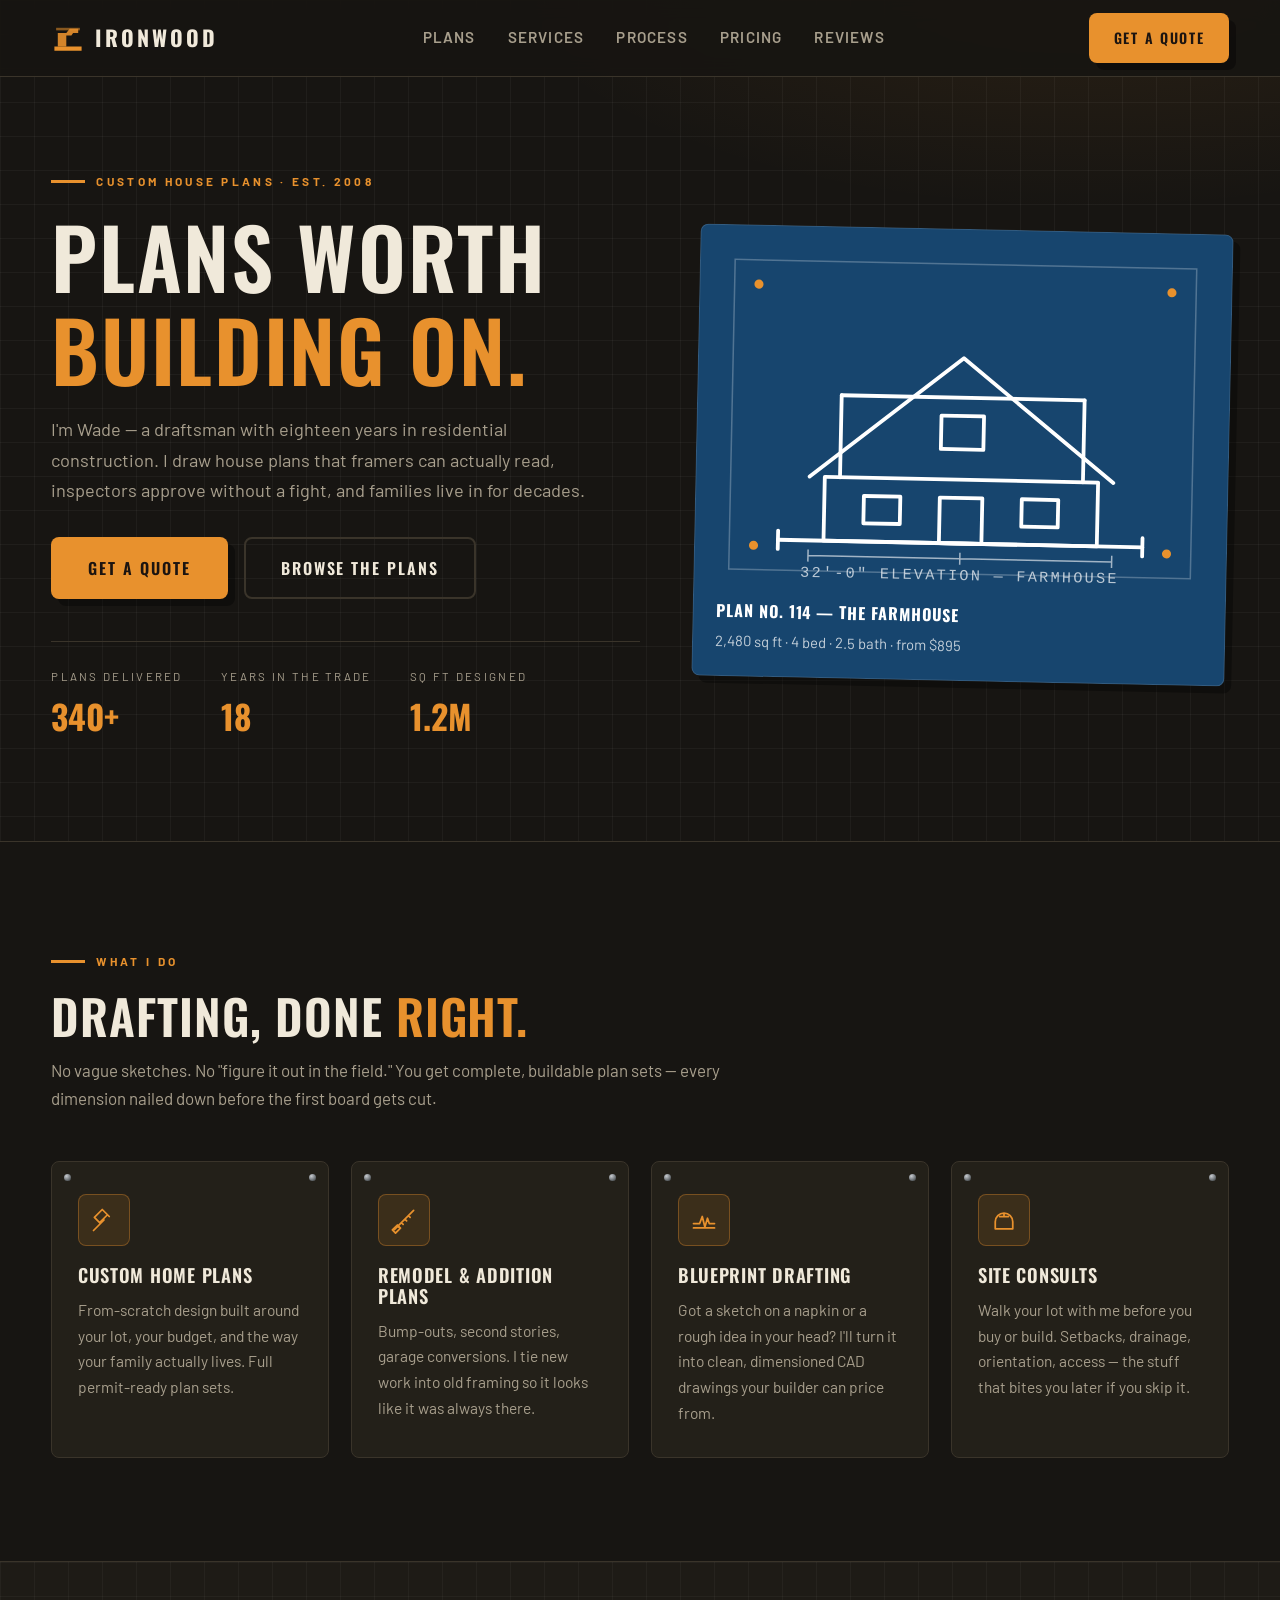
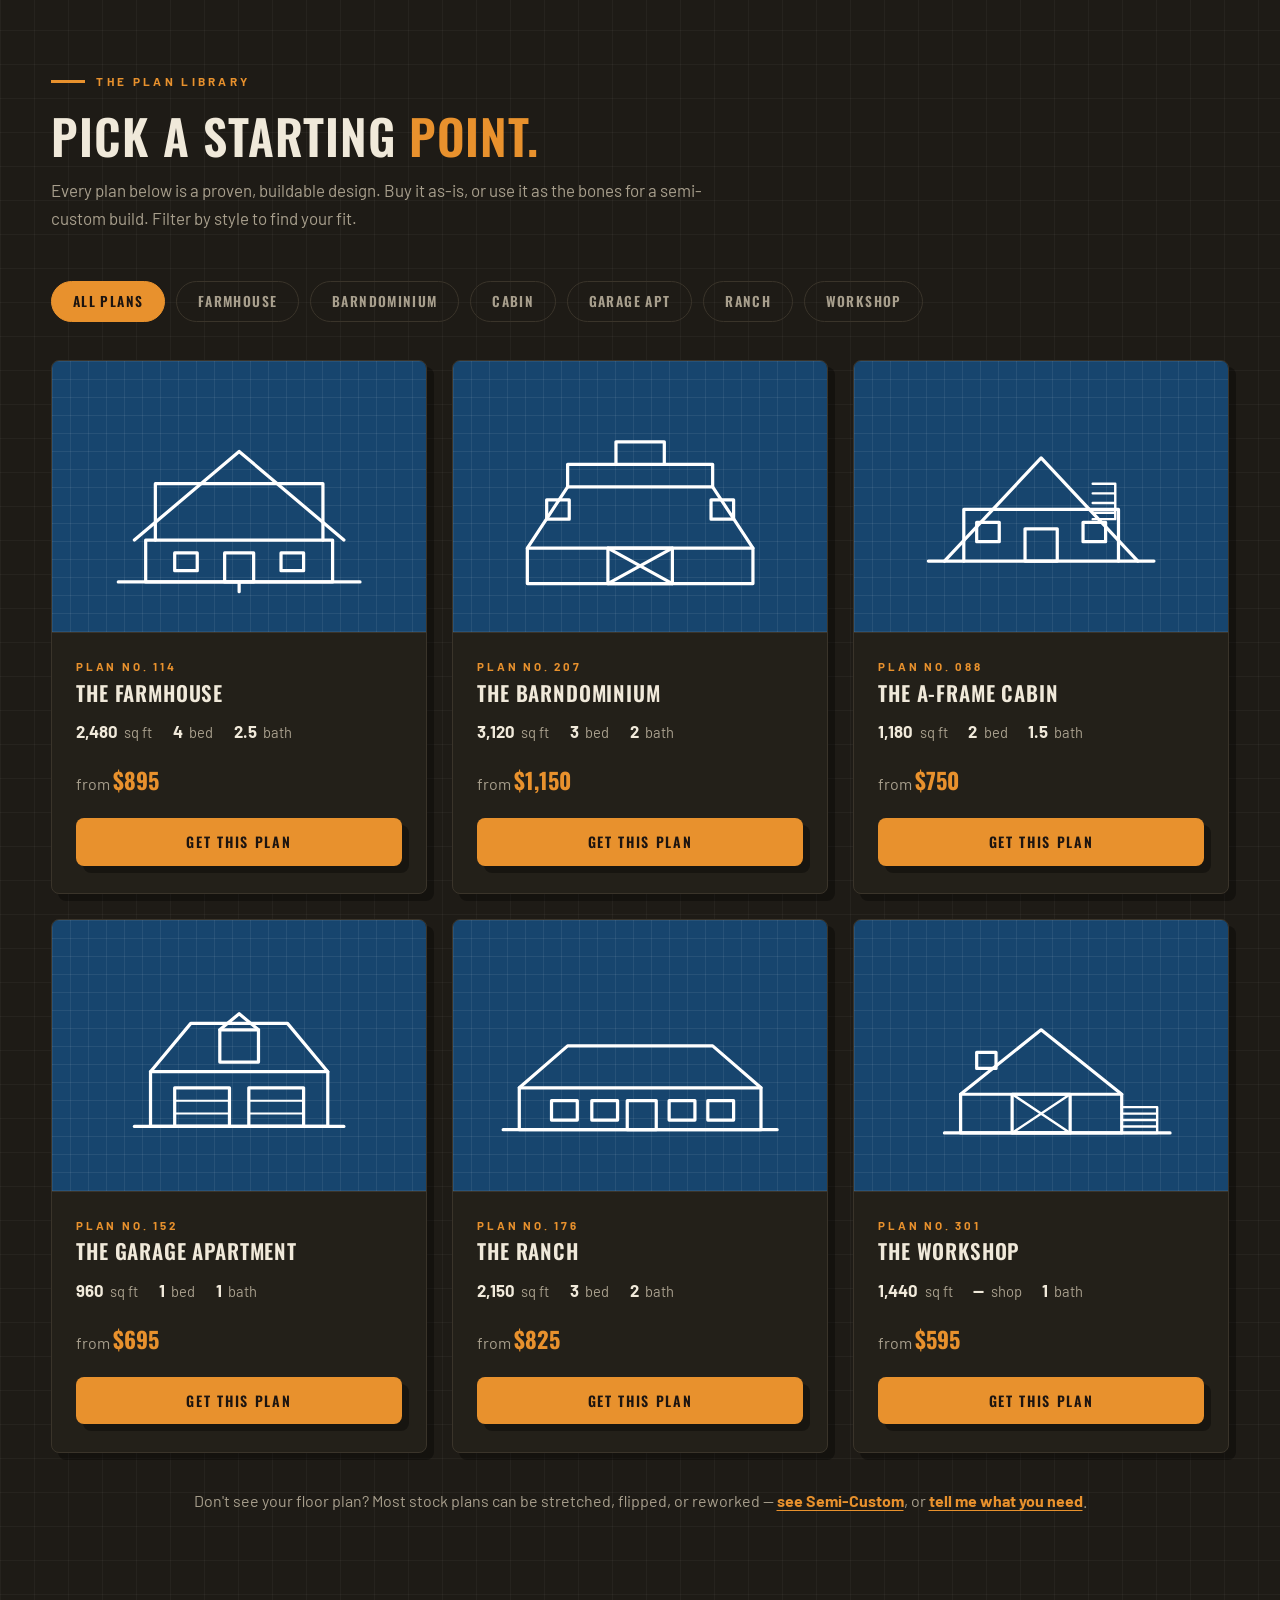
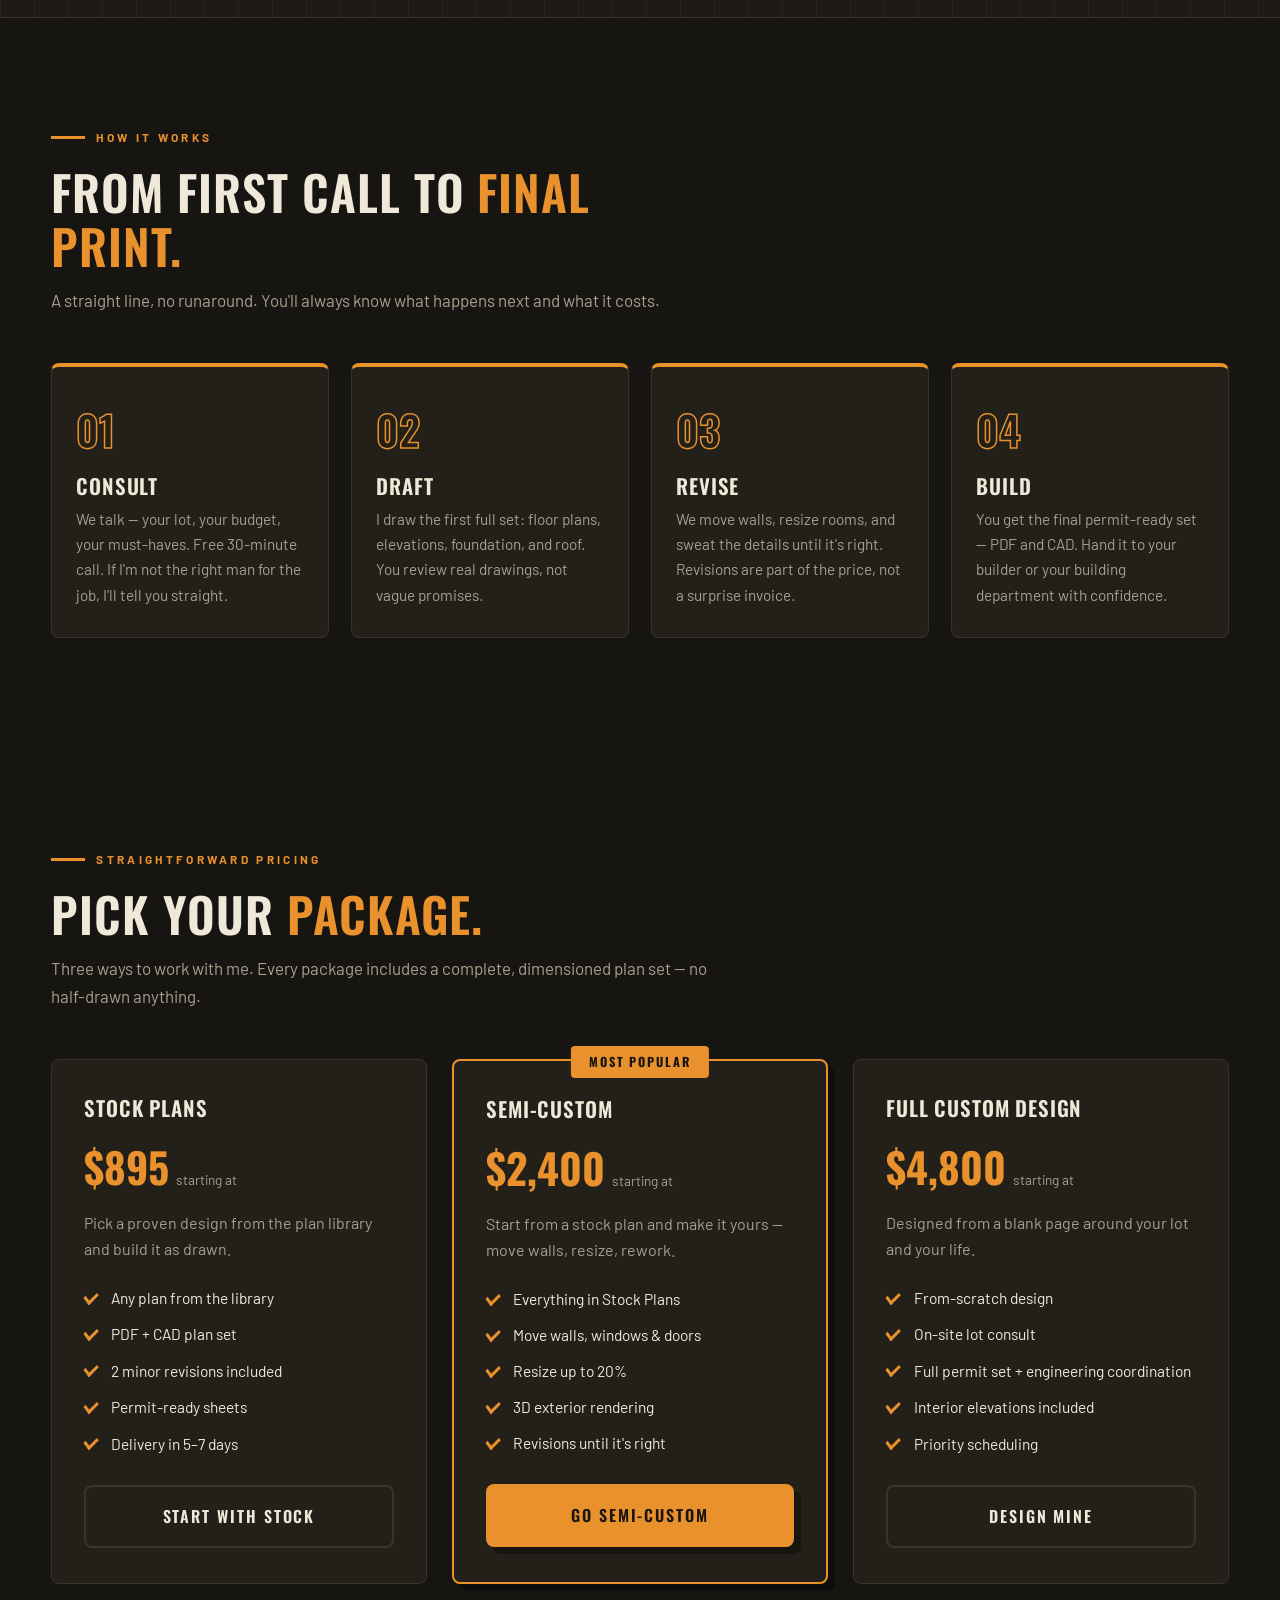
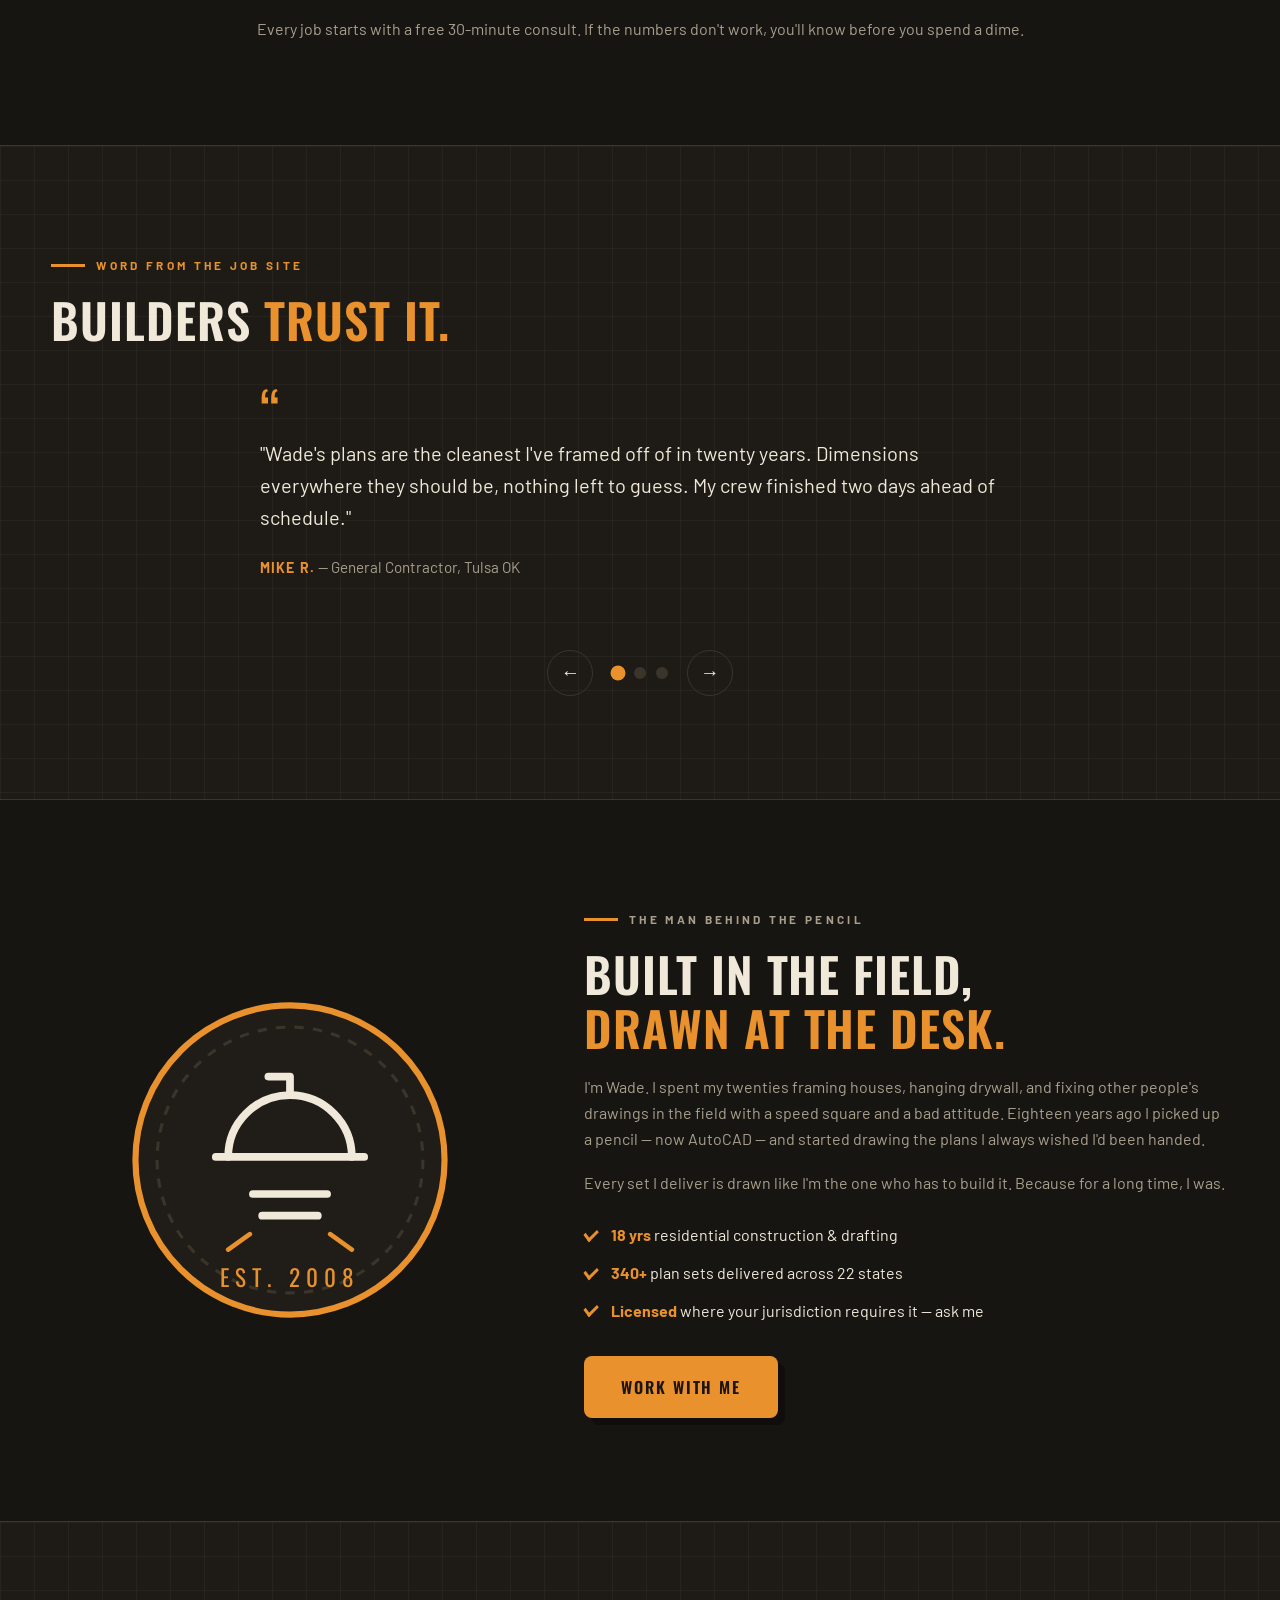
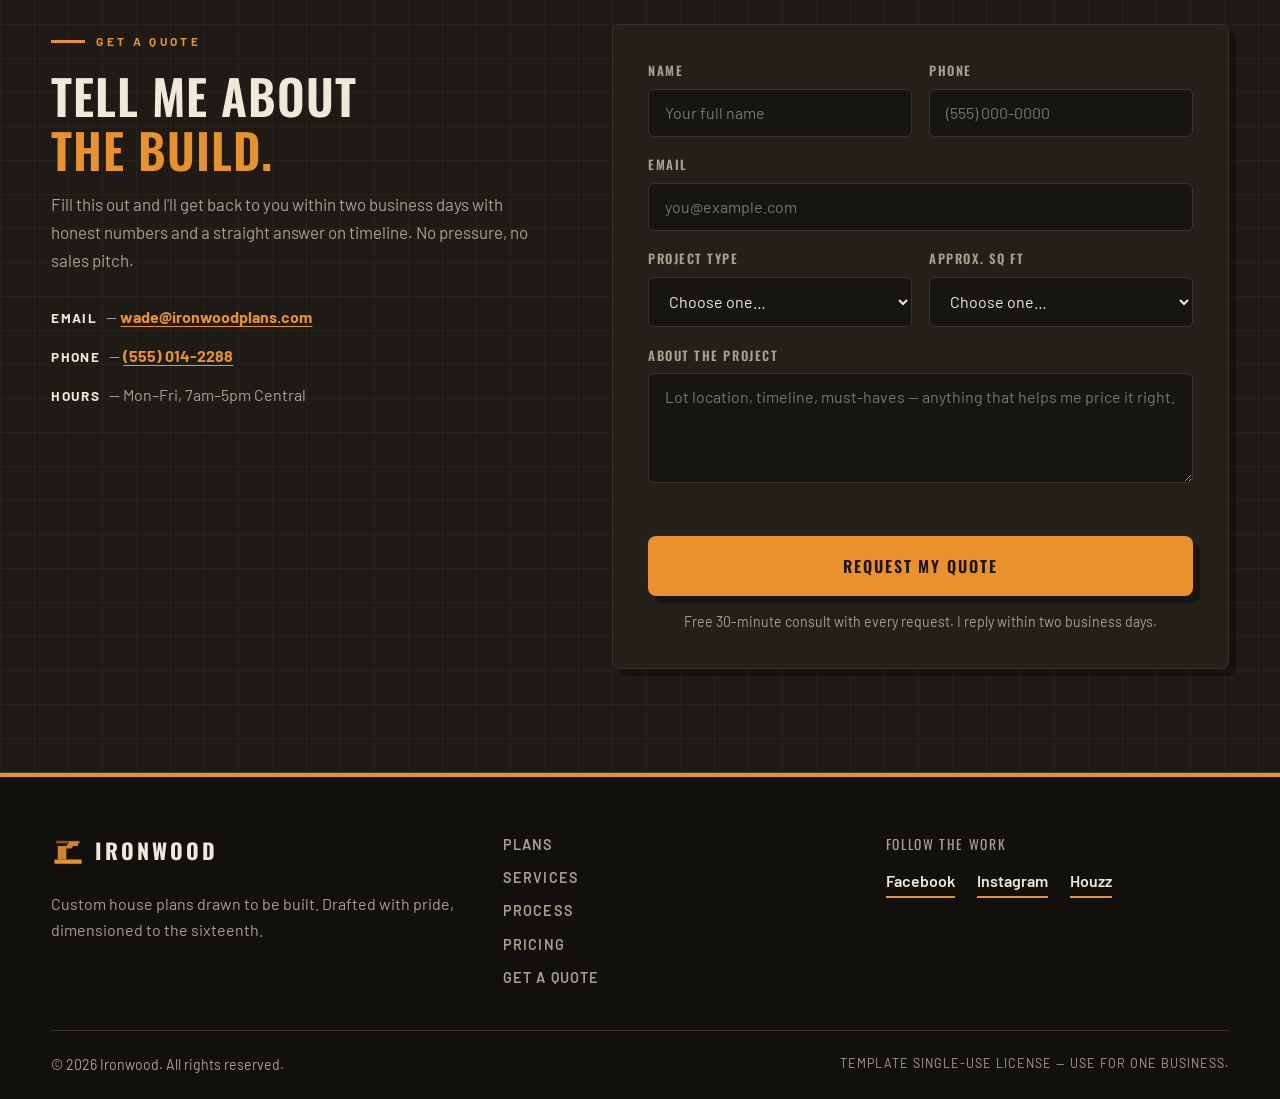
<file: index.html>
<!DOCTYPE html>
<html lang="en">
<head>
  <meta charset="UTF-8">
  <meta name="viewport" content="width=device-width, initial-scale=1.0">
  <title>Ironwood — Custom House Plans &amp; Blueprint Design</title>
  <meta name="description" content="Ironwood — custom house plans drawn by a draftsman with 18 years in the trade. Stock plans, semi-custom, and full custom design. Plans worth building on.">

  <!-- ============================================================
       ★ IRONWOOD TEMPLATE — QUICK CUSTOMIZATION ★
       ------------------------------------------------------------
       1. BUSINESS NAME : search for "Ironwood" and replace
       2. BUILDER NAME : search for "Wade" (the "About" section)
                          and replace with your name
       3. EMAIL .......: search for "wade@ironwoodplans.com"
       4. PHONE .......: search for "(555) 014-2288"
       5. SOCIALS .....: edit the footer "Follow the work" links
       6. PLANS .......: edit the "Plan Gallery" section below —
                          plan names, square footage, beds/baths,
                          and starting prices are plain HTML,
                          one card per plan
       7. PRICING .....: edit the "Pricing" section — package
                          names, prices, and feature lists
       8. COLORS & FONTS: edit the :root variables in styles.css
       9. QUOTE FORM .: point the form to Formspree — see the
                          comment above the <form> tag
       ============================================================ -->

  <link rel="preconnect" href="https://fonts.googleapis.com">
  <link rel="preconnect" href="https://fonts.gstatic.com" crossorigin>
  <link href="https://fonts.googleapis.com/css2?family=Oswald:wght@400;500;600;700&family=Barlow:wght@400;500;600;700&display=swap" rel="stylesheet">
  <link rel="stylesheet" href="styles.css">
</head>
<body>

  <!-- ======================= HEADER ======================= -->
  <header class="site-header" id="siteHeader">
    <div class="container header-inner">
      <a href="#top" class="logo" aria-label="Ironwood home">
        <!-- Anvil + beam logo mark -->
        <svg class="logo-mark" viewBox="0 0 40 40" fill="none" aria-hidden="true">
          <rect x="4" y="30" width="32" height="5" fill="currentColor"/>
          <path d="M8 30 V14 h10 l4 -5 h10 v5 h-6 l-2 3 h-6 v13 z" fill="currentColor" opacity="0.9"/>
          <rect x="6" y="8" width="28" height="3" fill="currentColor" opacity="0.55"/>
        </svg>
        <span>IRONWOOD</span>
      </a>
      <nav class="main-nav" aria-label="Primary">
        <a href="#plans">Plans</a>
        <a href="#services">Services</a>
        <a href="#process">Process</a>
        <a href="#pricing">Pricing</a>
        <a href="#reviews">Reviews</a>
      </nav>
      <div class="header-actions">
        <a class="btn btn-amber btn-small" href="#quote">Get a Quote</a>
        <button class="nav-toggle" id="navToggle" aria-label="Open menu" aria-expanded="false">
          <span></span><span></span><span></span>
        </button>
      </div>
    </div>
    <nav class="mobile-nav" id="mobileNav" aria-label="Mobile">
      <a href="#plans">Plans</a>
      <a href="#services">Services</a>
      <a href="#process">Process</a>
      <a href="#pricing">Pricing</a>
      <a href="#reviews">Reviews</a>
      <a class="btn btn-amber" href="#quote">Get a Quote</a>
    </nav>
  </header>

  <main id="top">

    <!-- ======================= HERO ======================= -->
    <section class="hero">
      <div class="container hero-grid">
        <div class="hero-copy reveal">
          <p class="eyebrow"><span class="tick"></span>Custom house plans · Est. 2008</p>
          <h1>Plans worth<br><em>building on.</em></h1>
          <p class="lede">I'm Wade — a draftsman with eighteen years in residential construction. I draw house plans that framers can actually read, inspectors approve without a fight, and families live in for decades.</p>
          <div class="hero-ctas">
            <a class="btn btn-amber" href="#quote">Get a Quote</a>
            <a class="btn btn-ghost" href="#plans">Browse the Plans</a>
          </div>
          <dl class="hero-stats">
            <div class="stat">
              <dt>Plans delivered</dt>
              <dd>340+</dd>
            </div>
            <div class="stat">
              <dt>Years in the trade</dt>
              <dd>18</dd>
            </div>
            <div class="stat">
              <dt>Sq ft designed</dt>
              <dd>1.2M</dd>
            </div>
          </dl>
        </div>
        <div class="reveal">
          <!-- Blueprint elevation card -->
          <figure class="blueprint-card">
            <svg viewBox="0 0 320 220" fill="none" role="img" aria-label="Blueprint elevation of a farmhouse">
              <rect x="8" y="8" width="304" height="204" stroke="#ffffff" stroke-opacity="0.25" stroke-width="1"/>
              <!-- farmhouse elevation, white linework -->
              <g stroke="#ffffff" stroke-width="2.5" stroke-linecap="round" stroke-linejoin="round">
                <path d="M60 150 L160 70 L260 150"/>
                <path d="M80 150 L80 96 M240 150 V96"/>
                <path d="M80 96 H240"/>
                <rect x="70" y="150" width="180" height="42"/>
                <rect x="146" y="162" width="28" height="30"/>
                <rect x="96" y="162" width="24" height="18"/>
                <rect x="200" y="162" width="24" height="18"/>
                <rect x="146" y="108" width="28" height="22"/>
                <path d="M40 192 H280"/>
                <path d="M40 186 v12 M280 186 v12"/>
              </g>
              <g stroke="#ffffff" stroke-opacity="0.6" stroke-width="1">
                <path d="M60 202 H260 M60 198 v8 M160 198 v8 M260 198 v8"/>
              </g>
              <text x="160" y="216" text-anchor="middle" fill="#ffffff" fill-opacity="0.7" font-size="10" font-family="monospace" letter-spacing="1.5">32'-0" ELEVATION — FARMHOUSE</text>
              <circle cx="24" cy="24" r="3" fill="#e8912d"/>
              <circle cx="296" cy="24" r="3" fill="#e8912d"/>
              <circle cx="24" cy="196" r="3" fill="#e8912d"/>
              <circle cx="296" cy="196" r="3" fill="#e8912d"/>
            </svg>
            <figcaption>
              <strong>Plan No. 114 — The Farmhouse</strong>
              <span>2,480 sq ft · 4 bed · 2.5 bath · from $895</span>
            </figcaption>
          </figure>
        </div>
      </div>
    </section>

    <!-- ======================= SERVICES ======================= -->
    <section class="section" id="services">
      <div class="container">
        <div class="section-head reveal">
          <p class="eyebrow"><span class="tick"></span>What I do</p>
          <h2>Drafting, done <em>right.</em></h2>
          <p class="section-sub">No vague sketches. No "figure it out in the field." You get complete, buildable plan sets — every dimension nailed down before the first board gets cut.</p>
        </div>
        <div class="services-grid">
          <article class="service-card reveal">
            <div class="service-icon">
              <svg viewBox="0 0 32 32" fill="none" stroke="currentColor" stroke-width="2" stroke-linecap="round" stroke-linejoin="round" aria-hidden="true">
                <path d="M4 28 L16 16 M14 4 l6 6 -9 9 -6 -6 z M18 8 l4 4"/>
              </svg>
            </div>
            <h3>Custom Home Plans</h3>
            <p>From-scratch design built around your lot, your budget, and the way your family actually lives. Full permit-ready plan sets.</p>
          </article>
          <article class="service-card reveal">
            <div class="service-icon">
              <svg viewBox="0 0 32 32" fill="none" stroke="currentColor" stroke-width="2" stroke-linecap="round" stroke-linejoin="round" aria-hidden="true">
                <path d="M5 27 L27 5 M9 23 l2 2 M13 19 l2 2 M17 15 l2 2 M21 11 l2 2"/>
                <rect x="3" y="24" width="8" height="5" transform="rotate(-45 7 26)"/>
              </svg>
            </div>
            <h3>Remodel &amp; Addition Plans</h3>
            <p>Bump-outs, second stories, garage conversions. I tie new work into old framing so it looks like it was always there.</p>
          </article>
          <article class="service-card reveal">
            <div class="service-icon">
              <svg viewBox="0 0 32 32" fill="none" stroke="currentColor" stroke-width="2" stroke-linecap="round" stroke-linejoin="round" aria-hidden="true">
                <path d="M4 20 h7 l3 -8 3 12 3 -10 2 6 h6"/>
                <path d="M4 25 h24"/>
              </svg>
            </div>
            <h3>Blueprint Drafting</h3>
            <p>Got a sketch on a napkin or a rough idea in your head? I'll turn it into clean, dimensioned CAD drawings your builder can price from.</p>
          </article>
          <article class="service-card reveal">
            <div class="service-icon">
              <svg viewBox="0 0 32 32" fill="none" stroke="currentColor" stroke-width="2" stroke-linecap="round" stroke-linejoin="round" aria-hidden="true">
                <path d="M6 26 v-8 a10 10 0 0 1 20 0 v8 M6 26 h20 M16 8 v4 M11 12 h10"/>
              </svg>
            </div>
            <h3>Site Consults</h3>
            <p>Walk your lot with me before you buy or build. Setbacks, drainage, orientation, access — the stuff that bites you later if you skip it.</p>
          </article>
        </div>
      </div>
    </section>

    <!-- ======================= PLAN GALLERY ======================= -->
    <section class="section section-dark" id="plans">
      <div class="container">
        <div class="section-head reveal">
          <p class="eyebrow"><span class="tick"></span>The plan library</p>
          <h2>Pick a starting <em>point.</em></h2>
          <p class="section-sub">Every plan below is a proven, buildable design. Buy it as-is, or use it as the bones for a semi-custom build. Filter by style to find your fit.</p>
        </div>
        <div class="filter-row reveal" role="group" aria-label="Filter plans by style">
          <button class="filter-pill is-active" data-filter="all">All Plans</button>
          <button class="filter-pill" data-filter="farmhouse">Farmhouse</button>
          <button class="filter-pill" data-filter="barndo">Barndominium</button>
          <button class="filter-pill" data-filter="cabin">Cabin</button>
          <button class="filter-pill" data-filter="garage">Garage Apt</button>
          <button class="filter-pill" data-filter="ranch">Ranch</button>
          <button class="filter-pill" data-filter="workshop">Workshop</button>
        </div>
        <div class="plans-grid" id="plansGrid">

          <!-- TIP: copy a whole <article class="plan-card"> block to add a plan.
               data-category must match one of the filter values above. -->

          <article class="plan-card reveal" data-category="farmhouse">
            <div class="plan-art">
              <svg viewBox="0 0 200 140" fill="none" stroke="#fff" stroke-width="2" stroke-linecap="round" stroke-linejoin="round" role="img" aria-label="Farmhouse blueprint elevation">
                <path d="M35 95 L100 40 L165 95"/>
                <path d="M48 95 V60 M152 95 V60 M48 60 H152"/>
                <rect x="42" y="95" width="116" height="26"/>
                <rect x="91" y="103" width="18" height="18"/>
                <rect x="60" y="103" width="14" height="11"/>
                <rect x="126" y="103" width="14" height="11"/>
                <path d="M25 121 H175 M100 121 v6"/>
              </svg>
            </div>
            <div class="plan-body">
              <p class="plan-no">Plan No. 114</p>
              <h3>The Farmhouse</h3>
              <ul class="plan-specs">
                <li><strong>2,480</strong> sq ft</li>
                <li><strong>4</strong> bed</li>
                <li><strong>2.5</strong> bath</li>
              </ul>
              <p class="plan-price">from <strong>$895</strong></p>
              <button class="btn btn-amber btn-small btn-block" data-plan="The Farmhouse (No. 114)">Get This Plan</button>
            </div>
          </article>

          <article class="plan-card reveal" data-category="barndo">
            <div class="plan-art">
              <svg viewBox="0 0 200 140" fill="none" stroke="#fff" stroke-width="2" stroke-linecap="round" stroke-linejoin="round" role="img" aria-label="Barndominium blueprint elevation">
                <path d="M30 100 L55 62 H145 L170 100"/>
                <path d="M55 62 V48 H145 V62"/>
                <path d="M85 48 V34 H115 V48"/>
                <rect x="30" y="100" width="140" height="22"/>
                <rect x="80" y="100" width="40" height="22"/>
                <path d="M80 100 L120 122 M120 100 L80 122"/>
                <rect x="42" y="70" width="14" height="12"/>
                <rect x="144" y="70" width="14" height="12"/>
              </svg>
            </div>
            <div class="plan-body">
              <p class="plan-no">Plan No. 207</p>
              <h3>The Barndominium</h3>
              <ul class="plan-specs">
                <li><strong>3,120</strong> sq ft</li>
                <li><strong>3</strong> bed</li>
                <li><strong>2</strong> bath</li>
              </ul>
              <p class="plan-price">from <strong>$1,150</strong></p>
              <button class="btn btn-amber btn-small btn-block" data-plan="The Barndominium (No. 207)">Get This Plan</button>
            </div>
          </article>

          <article class="plan-card reveal" data-category="cabin">
            <div class="plan-art">
              <svg viewBox="0 0 200 140" fill="none" stroke="#fff" stroke-width="2" stroke-linecap="round" stroke-linejoin="round" role="img" aria-label="Cabin blueprint elevation">
                <path d="M40 108 L100 44 L160 108"/>
                <path d="M52 108 V76 M148 108 V76 M52 76 H148"/>
                <rect x="90" y="88" width="20" height="20"/>
                <rect x="60" y="84" width="14" height="12"/>
                <rect x="126" y="84" width="14" height="12"/>
                <path d="M132 60 h14 v22 h-14 M132 66 h14 M132 72 h14 M132 78 h14" stroke-width="1.5"/>
                <path d="M30 108 H170"/>
              </svg>
            </div>
            <div class="plan-body">
              <p class="plan-no">Plan No. 088</p>
              <h3>The A-Frame Cabin</h3>
              <ul class="plan-specs">
                <li><strong>1,180</strong> sq ft</li>
                <li><strong>2</strong> bed</li>
                <li><strong>1.5</strong> bath</li>
              </ul>
              <p class="plan-price">from <strong>$750</strong></p>
              <button class="btn btn-amber btn-small btn-block" data-plan="The A-Frame Cabin (No. 088)">Get This Plan</button>
            </div>
          </article>

          <article class="plan-card reveal" data-category="garage">
            <div class="plan-art">
              <svg viewBox="0 0 200 140" fill="none" stroke="#fff" stroke-width="2" stroke-linecap="round" stroke-linejoin="round" role="img" aria-label="Garage apartment blueprint elevation">
                <rect x="45" y="78" width="110" height="34"/>
                <path d="M45 78 L70 48 H130 L155 78"/>
                <rect x="60" y="88" width="34" height="24"/>
                <rect x="106" y="88" width="34" height="24"/>
                <path d="M60 96 H94 M60 104 H94 M106 96 H140 M106 104 H140" stroke-width="1.2"/>
                <rect x="88" y="52" width="24" height="20"/>
                <path d="M88 52 L100 42 L112 52"/>
                <path d="M35 112 H165"/>
              </svg>
            </div>
            <div class="plan-body">
              <p class="plan-no">Plan No. 152</p>
              <h3>The Garage Apartment</h3>
              <ul class="plan-specs">
                <li><strong>960</strong> sq ft</li>
                <li><strong>1</strong> bed</li>
                <li><strong>1</strong> bath</li>
              </ul>
              <p class="plan-price">from <strong>$695</strong></p>
              <button class="btn btn-amber btn-small btn-block" data-plan="The Garage Apartment (No. 152)">Get This Plan</button>
            </div>
          </article>

          <article class="plan-card reveal" data-category="ranch">
            <div class="plan-art">
              <svg viewBox="0 0 200 140" fill="none" stroke="#fff" stroke-width="2" stroke-linecap="round" stroke-linejoin="round" role="img" aria-label="Ranch house blueprint elevation">
                <path d="M25 88 L55 62 H145 L175 88"/>
                <rect x="25" y="88" width="150" height="26"/>
                <rect x="92" y="96" width="18" height="18"/>
                <rect x="45" y="96" width="16" height="12"/>
                <rect x="70" y="96" width="16" height="12"/>
                <rect x="118" y="96" width="16" height="12"/>
                <rect x="142" y="96" width="16" height="12"/>
                <path d="M15 114 H185"/>
              </svg>
            </div>
            <div class="plan-body">
              <p class="plan-no">Plan No. 176</p>
              <h3>The Ranch</h3>
              <ul class="plan-specs">
                <li><strong>2,150</strong> sq ft</li>
                <li><strong>3</strong> bed</li>
                <li><strong>2</strong> bath</li>
              </ul>
              <p class="plan-price">from <strong>$825</strong></p>
              <button class="btn btn-amber btn-small btn-block" data-plan="The Ranch (No. 176)">Get This Plan</button>
            </div>
          </article>

          <article class="plan-card reveal" data-category="workshop">
            <div class="plan-art">
              <svg viewBox="0 0 200 140" fill="none" stroke="#fff" stroke-width="2" stroke-linecap="round" stroke-linejoin="round" role="img" aria-label="Workshop blueprint elevation">
                <path d="M50 92 L100 52 L150 92"/>
                <rect x="50" y="92" width="100" height="24"/>
                <rect x="82" y="92" width="36" height="24"/>
                <path d="M82 92 L118 116 M118 92 L82 116" stroke-width="1.5"/>
                <path d="M150 100 h22 v16 h-22 M150 104 h22 M150 108 h22 M150 112 h22" stroke-width="1.5"/>
                <rect x="60" y="66" width="12" height="10"/>
                <path d="M40 116 H180"/>
              </svg>
            </div>
            <div class="plan-body">
              <p class="plan-no">Plan No. 301</p>
              <h3>The Workshop</h3>
              <ul class="plan-specs">
                <li><strong>1,440</strong> sq ft</li>
                <li><strong>—</strong> shop</li>
                <li><strong>1</strong> bath</li>
              </ul>
              <p class="plan-price">from <strong>$595</strong></p>
              <button class="btn btn-amber btn-small btn-block" data-plan="The Workshop (No. 301)">Get This Plan</button>
            </div>
          </article>

        </div>
        <p class="plans-note reveal">Don't see your floor plan? Most stock plans can be stretched, flipped, or reworked — <a class="inline-link" href="#pricing">see Semi-Custom</a>, or <a class="inline-link" href="#quote">tell me what you need</a>.</p>
      </div>
    </section>

    <!-- ======================= PROCESS ======================= -->
    <section class="section" id="process">
      <div class="container">
        <div class="section-head reveal">
          <p class="eyebrow"><span class="tick"></span>How it works</p>
          <h2>From first call to <em>final print.</em></h2>
          <p class="section-sub">A straight line, no runaround. You'll always know what happens next and what it costs.</p>
        </div>
        <ol class="process-steps">
          <li class="process-step reveal">
            <span class="step-no">01</span>
            <h3>Consult</h3>
            <p>We talk — your lot, your budget, your must-haves. Free 30-minute call. If I'm not the right man for the job, I'll tell you straight.</p>
          </li>
          <li class="process-step reveal">
            <span class="step-no">02</span>
            <h3>Draft</h3>
            <p>I draw the first full set: floor plans, elevations, foundation, and roof. You review real drawings, not vague promises.</p>
          </li>
          <li class="process-step reveal">
            <span class="step-no">03</span>
            <h3>Revise</h3>
            <p>We move walls, resize rooms, and sweat the details until it's right. Revisions are part of the price, not a surprise invoice.</p>
          </li>
          <li class="process-step reveal">
            <span class="step-no">04</span>
            <h3>Build</h3>
            <p>You get the final permit-ready set — PDF and CAD. Hand it to your builder or your building department with confidence.</p>
          </li>
        </ol>
      </div>
    </section>

    <!-- ======================= PRICING ======================= -->
    <section class="section" id="pricing">
      <div class="container">
        <div class="section-head reveal">
          <p class="eyebrow"><span class="tick"></span>Straightforward pricing</p>
          <h2>Pick your <em>package.</em></h2>
          <p class="section-sub">Three ways to work with me. Every package includes a complete, dimensioned plan set — no half-drawn anything.</p>
        </div>
        <div class="pricing-grid">
          <!-- TIP: edit package names, prices, and feature lists below -->
          <article class="price-card reveal">
            <h3>Stock Plans</h3>
            <p class="price"><span class="price-amount">$895</span><span class="price-note">starting at</span></p>
            <p class="price-desc">Pick a proven design from the plan library and build it as drawn.</p>
            <ul class="price-features">
              <li>Any plan from the library</li>
              <li>PDF + CAD plan set</li>
              <li>2 minor revisions included</li>
              <li>Permit-ready sheets</li>
              <li>Delivery in 5–7 days</li>
            </ul>
            <a class="btn btn-outline btn-block" href="#quote">Start with Stock</a>
          </article>
          <article class="price-card price-featured reveal">
            <p class="price-tag">Most popular</p>
            <h3>Semi-Custom</h3>
            <p class="price"><span class="price-amount">$2,400</span><span class="price-note">starting at</span></p>
            <p class="price-desc">Start from a stock plan and make it yours — move walls, resize, rework.</p>
            <ul class="price-features">
              <li>Everything in Stock Plans</li>
              <li>Move walls, windows &amp; doors</li>
              <li>Resize up to 20%</li>
              <li>3D exterior rendering</li>
              <li>Revisions until it's right</li>
            </ul>
            <a class="btn btn-amber btn-block" href="#quote">Go Semi-Custom</a>
          </article>
          <article class="price-card reveal">
            <h3>Full Custom Design</h3>
            <p class="price"><span class="price-amount">$4,800</span><span class="price-note">starting at</span></p>
            <p class="price-desc">Designed from a blank page around your lot and your life.</p>
            <ul class="price-features">
              <li>From-scratch design</li>
              <li>On-site lot consult</li>
              <li>Full permit set + engineering coordination</li>
              <li>Interior elevations included</li>
              <li>Priority scheduling</li>
            </ul>
            <a class="btn btn-outline btn-block" href="#quote">Design Mine</a>
          </article>
        </div>
        <p class="pricing-note reveal">Every job starts with a free 30-minute consult. If the numbers don't work, you'll know before you spend a dime.</p>
      </div>
    </section>

    <!-- ======================= REVIEWS ======================= -->
    <section class="section section-dark" id="reviews">
      <div class="container">
        <div class="section-head reveal">
          <p class="eyebrow"><span class="tick"></span>Word from the job site</p>
          <h2>Builders <em>trust it.</em></h2>
        </div>
        <div class="slider reveal" id="reviewSlider">
          <div class="slides">
            <blockquote class="slide is-active">
              <p>"Wade's plans are the cleanest I've framed off of in twenty years. Dimensions everywhere they should be, nothing left to guess. My crew finished two days ahead of schedule."</p>
              <footer><strong>Mike R.</strong> — General Contractor, Tulsa OK</footer>
            </blockquote>
            <blockquote class="slide">
              <p>"We brought him a napkin sketch and a Pinterest board. He brought us back a house. The county approved the permit set on the first submission — first time that's ever happened to me."</p>
              <footer><strong>Dan &amp; Carla S.</strong> — Custom Home Clients</footer>
            </blockquote>
            <blockquote class="slide">
              <p>"The barndo plans paid for themselves before we broke ground. Our lender took one look at the drawing set and stopped asking questions."</p>
              <footer><strong>Jess T.</strong> — Barndominium Owner-Builder</footer>
            </blockquote>
          </div>
          <div class="slider-controls">
            <button class="slider-btn" id="prevSlide" aria-label="Previous review">&#8592;</button>
            <div class="slider-dots" id="sliderDots" role="tablist" aria-label="Choose review"></div>
            <button class="slider-btn" id="nextSlide" aria-label="Next review">&#8594;</button>
          </div>
        </div>
      </div>
    </section>

    <!-- ======================= ABOUT ======================= -->
    <section class="section" id="about">
      <div class="container about-grid">
        <div class="about-art reveal" aria-hidden="true">
          <!-- Stylized builder badge: hard hat + beams -->
          <svg viewBox="0 0 220 220" fill="none" role="img" aria-label="Builder badge illustration">
            <circle cx="110" cy="110" r="100" fill="#201d18" stroke="#e8912d" stroke-width="4"/>
            <circle cx="110" cy="110" r="86" stroke="#3a342a" stroke-width="2" stroke-dasharray="6 6"/>
            <g stroke="#f0e9da" stroke-width="5" stroke-linecap="round" stroke-linejoin="round">
              <path d="M70 108 a40 40 0 0 1 80 0"/>
              <path d="M62 108 h96"/>
              <path d="M110 68 v-12 h-14"/>
              <path d="M86 132 h48 M92 146 h36"/>
            </g>
            <g stroke="#e8912d" stroke-width="3" stroke-linecap="round">
              <path d="M70 168 l14 -10 M150 168 l-14 -10"/>
            </g>
            <text x="110" y="192" text-anchor="middle" fill="#e8912d" font-size="15" font-family="Oswald, sans-serif" letter-spacing="4">EST. 2008</text>
          </svg>
        </div>
        <div class="about-copy reveal">
          <p class="eyebrow"><span class="tick"></span>The man behind the pencil</p>
          <h2>Built in the field,<br><em>drawn at the desk.</em></h2>
          <p>I'm Wade. I spent my twenties framing houses, hanging drywall, and fixing other people's drawings in the field with a speed square and a bad attitude. Eighteen years ago I picked up a pencil — now AutoCAD — and started drawing the plans I always wished I'd been handed.</p>
          <p>Every set I deliver is drawn like I'm the one who has to build it. Because for a long time, I was.</p>
          <ul class="about-points">
            <li><strong>18 yrs</strong> residential construction &amp; drafting</li>
            <li><strong>340+</strong> plan sets delivered across 22 states</li>
            <li><strong>Licensed</strong> where your jurisdiction requires it — ask me</li>
          </ul>
          <a class="btn btn-amber" href="#quote">Work With Me</a>
        </div>
      </div>
    </section>

    <!-- ======================= QUOTE FORM ======================= -->
    <section class="section section-dark" id="quote">
      <div class="container quote-grid">
        <div class="quote-copy reveal">
          <p class="eyebrow"><span class="tick"></span>Get a quote</p>
          <h2>Tell me about<br><em>the build.</em></h2>
          <p class="section-sub">Fill this out and I'll get back to you within two business days with honest numbers and a straight answer on timeline. No pressure, no sales pitch.</p>
          <ul class="quote-contact">
            <li><strong>Email</strong> — <a class="inline-link" href="mailto:wade@ironwoodplans.com">wade@ironwoodplans.com</a></li>
            <li><strong>Phone</strong> — <a class="inline-link" href="tel:+15550142288">(555) 014-2288</a></li>
            <li><strong>Hours</strong> — Mon–Fri, 7am–5pm Central</li>
          </ul>
        </div>
        <div class="reveal">
          <!-- MAKE THE FORM SEND YOU EMAIL (free, 5 minutes):
               1. Create a free endpoint at https://formspree.io (or https://usebasin.com)
               2. Change the <form> tag below to:
                    <form action="https://formspree.io/f/YOUR_ID" method="POST">
               3. In script.js, delete the line marked
                  "remove this line once the form posts to a real endpoint". -->
          <form class="quote-form" id="quoteForm" novalidate>
            <div class="form-row">
              <div class="form-field">
                <label for="qName">Name</label>
                <input type="text" id="qName" name="name" placeholder="Your full name" required>
              </div>
              <div class="form-field">
                <label for="qPhone">Phone</label>
                <input type="tel" id="qPhone" name="phone" placeholder="(555) 000-0000">
              </div>
            </div>
            <div class="form-field">
              <label for="qEmail">Email</label>
              <input type="email" id="qEmail" name="email" placeholder="you@example.com" required>
            </div>
            <div class="form-row">
              <div class="form-field">
                <label for="qType">Project type</label>
                <select id="qType" name="project_type" required>
                  <option value="">Choose one…</option>
                  <option>New home — stock plan</option>
                  <option>New home — semi-custom</option>
                  <option>New home — full custom</option>
                  <option>Remodel / addition</option>
                  <option>Garage / shop / barndo</option>
                  <option>Something else</option>
                </select>
              </div>
              <div class="form-field">
                <label for="qSize">Approx. sq ft</label>
                <select id="qSize" name="sqft">
                  <option value="">Choose one…</option>
                  <option>Under 1,000</option>
                  <option>1,000 – 2,000</option>
                  <option>2,000 – 3,000</option>
                  <option>3,000+</option>
                  <option>Not sure yet</option>
                </select>
              </div>
            </div>
            <div class="form-field">
              <label for="qMsg">About the project</label>
              <textarea id="qMsg" name="message" rows="4" placeholder="Lot location, timeline, must-haves — anything that helps me price it right." required></textarea>
            </div>
            <p class="form-note" id="formNote" role="status" aria-live="polite"></p>
            <button class="btn btn-amber btn-block" type="submit">Request My Quote</button>
            <p class="form-fine">Free 30-minute consult with every request. I reply within two business days.</p>
          </form>
        </div>
      </div>
    </section>

  </main>

  <!-- ======================= FOOTER ======================= -->
  <footer class="site-footer">
    <div class="container footer-grid">
      <div class="footer-brand">
        <a href="#top" class="logo">
          <svg class="logo-mark" viewBox="0 0 40 40" fill="none" aria-hidden="true">
            <rect x="4" y="30" width="32" height="5" fill="currentColor"/>
            <path d="M8 30 V14 h10 l4 -5 h10 v5 h-6 l-2 3 h-6 v13 z" fill="currentColor" opacity="0.9"/>
            <rect x="6" y="8" width="28" height="3" fill="currentColor" opacity="0.55"/>
          </svg>
          <span>IRONWOOD</span>
        </a>
        <p>Custom house plans drawn to be built. Drafted with pride, dimensioned to the sixteenth.</p>
      </div>
      <nav class="footer-nav" aria-label="Footer">
        <a href="#plans">Plans</a>
        <a href="#services">Services</a>
        <a href="#process">Process</a>
        <a href="#pricing">Pricing</a>
        <a href="#quote">Get a Quote</a>
      </nav>
      <div class="footer-social">
        <p>Follow the work</p>
        <!-- TIP: replace the # links below with your real profiles -->
        <a href="#">Facebook</a>
        <a href="#">Instagram</a>
        <a href="#">Houzz</a>
      </div>
    </div>
    <div class="container footer-base">
      <p>&copy; <span id="year">2026</span> Ironwood. All rights reserved.</p>
      <p class="license-note">Template single-use license — use for one business.</p>
    </div>
  </footer>

  <script src="script.js"></script>
</body>
</html>
</file>
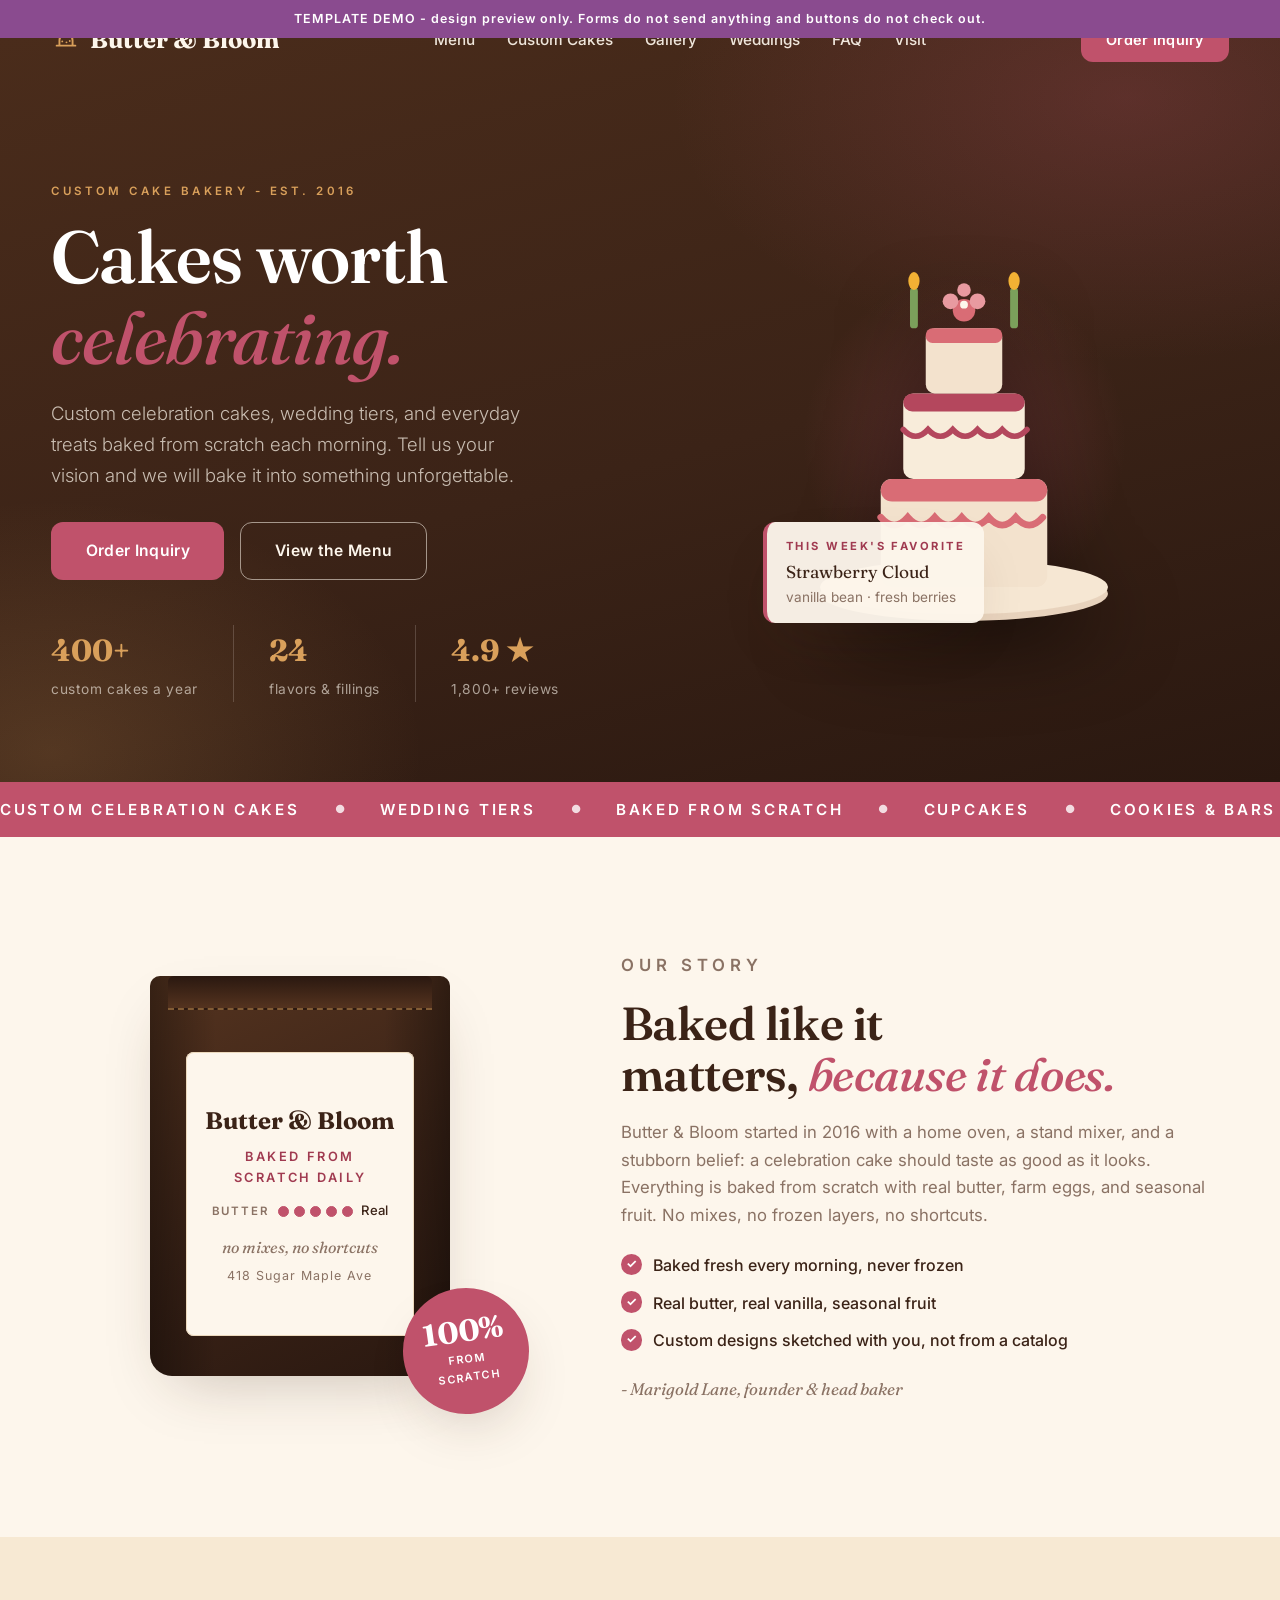
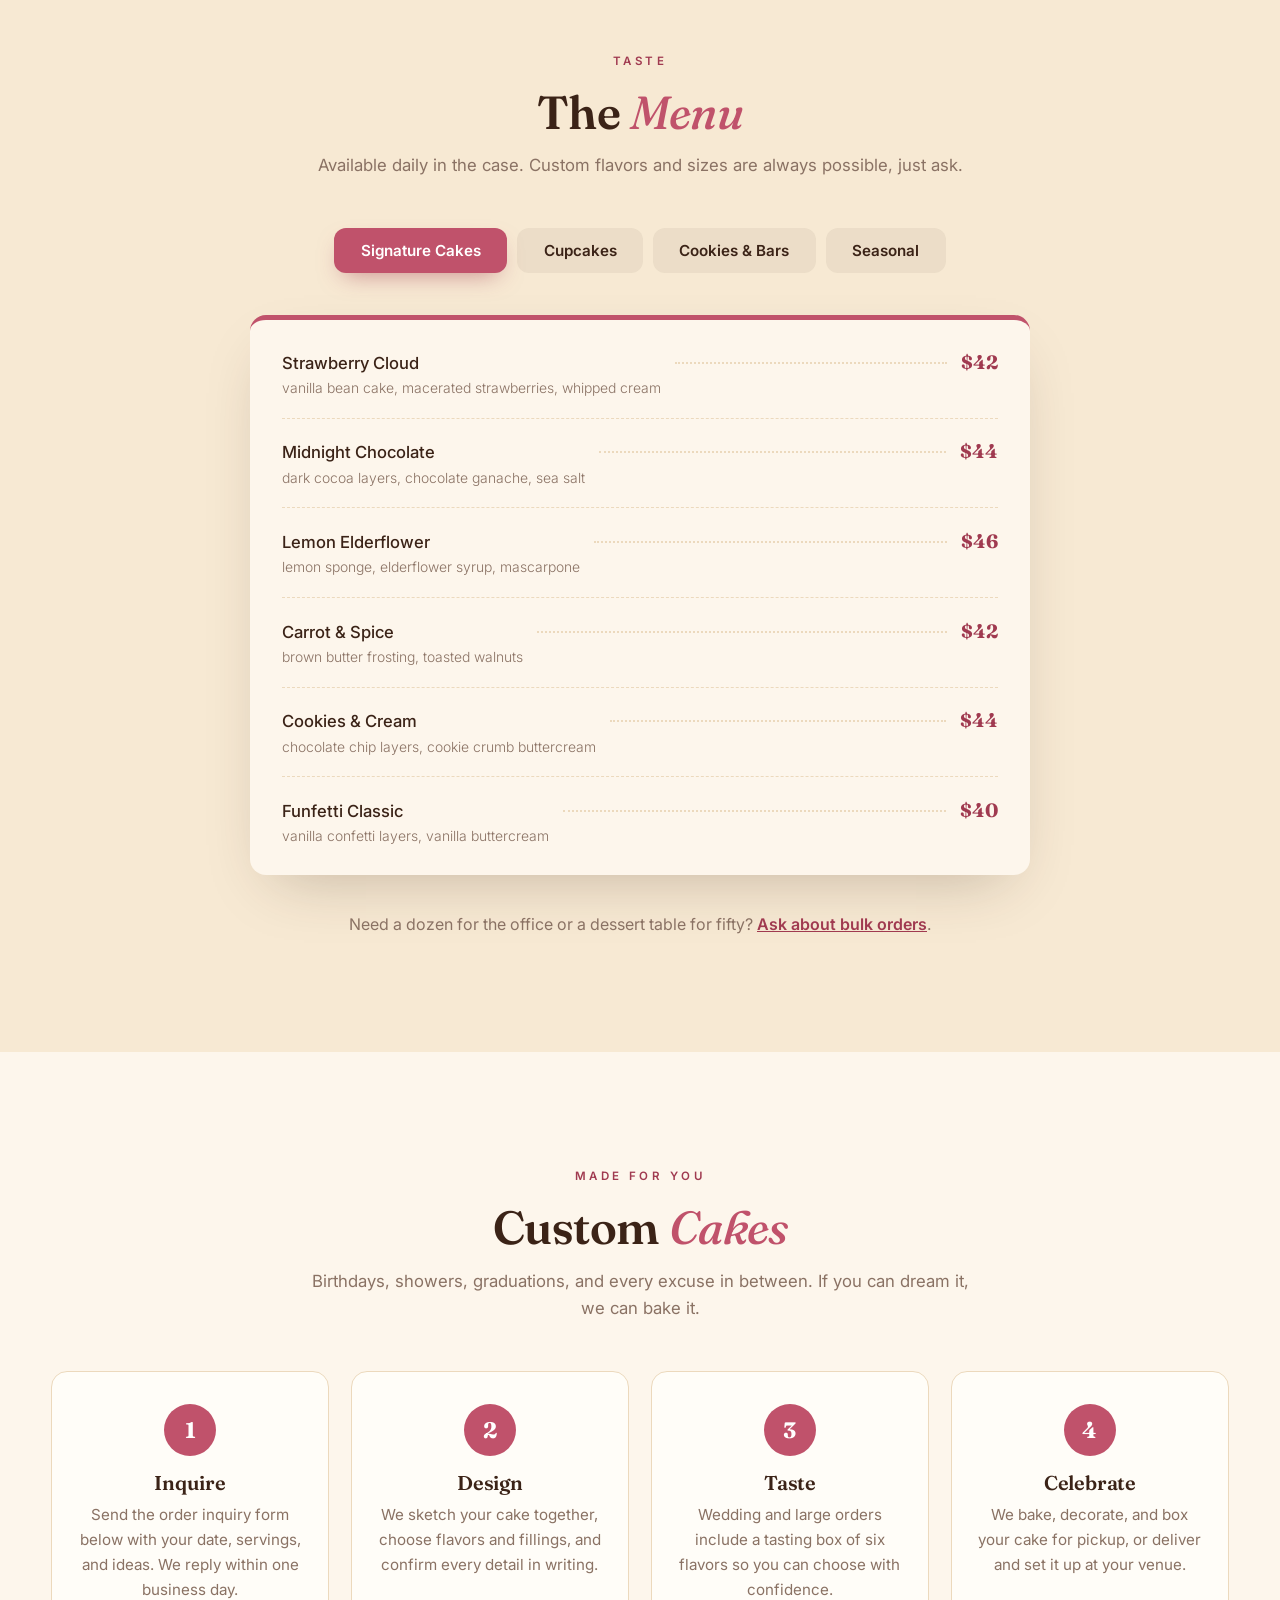
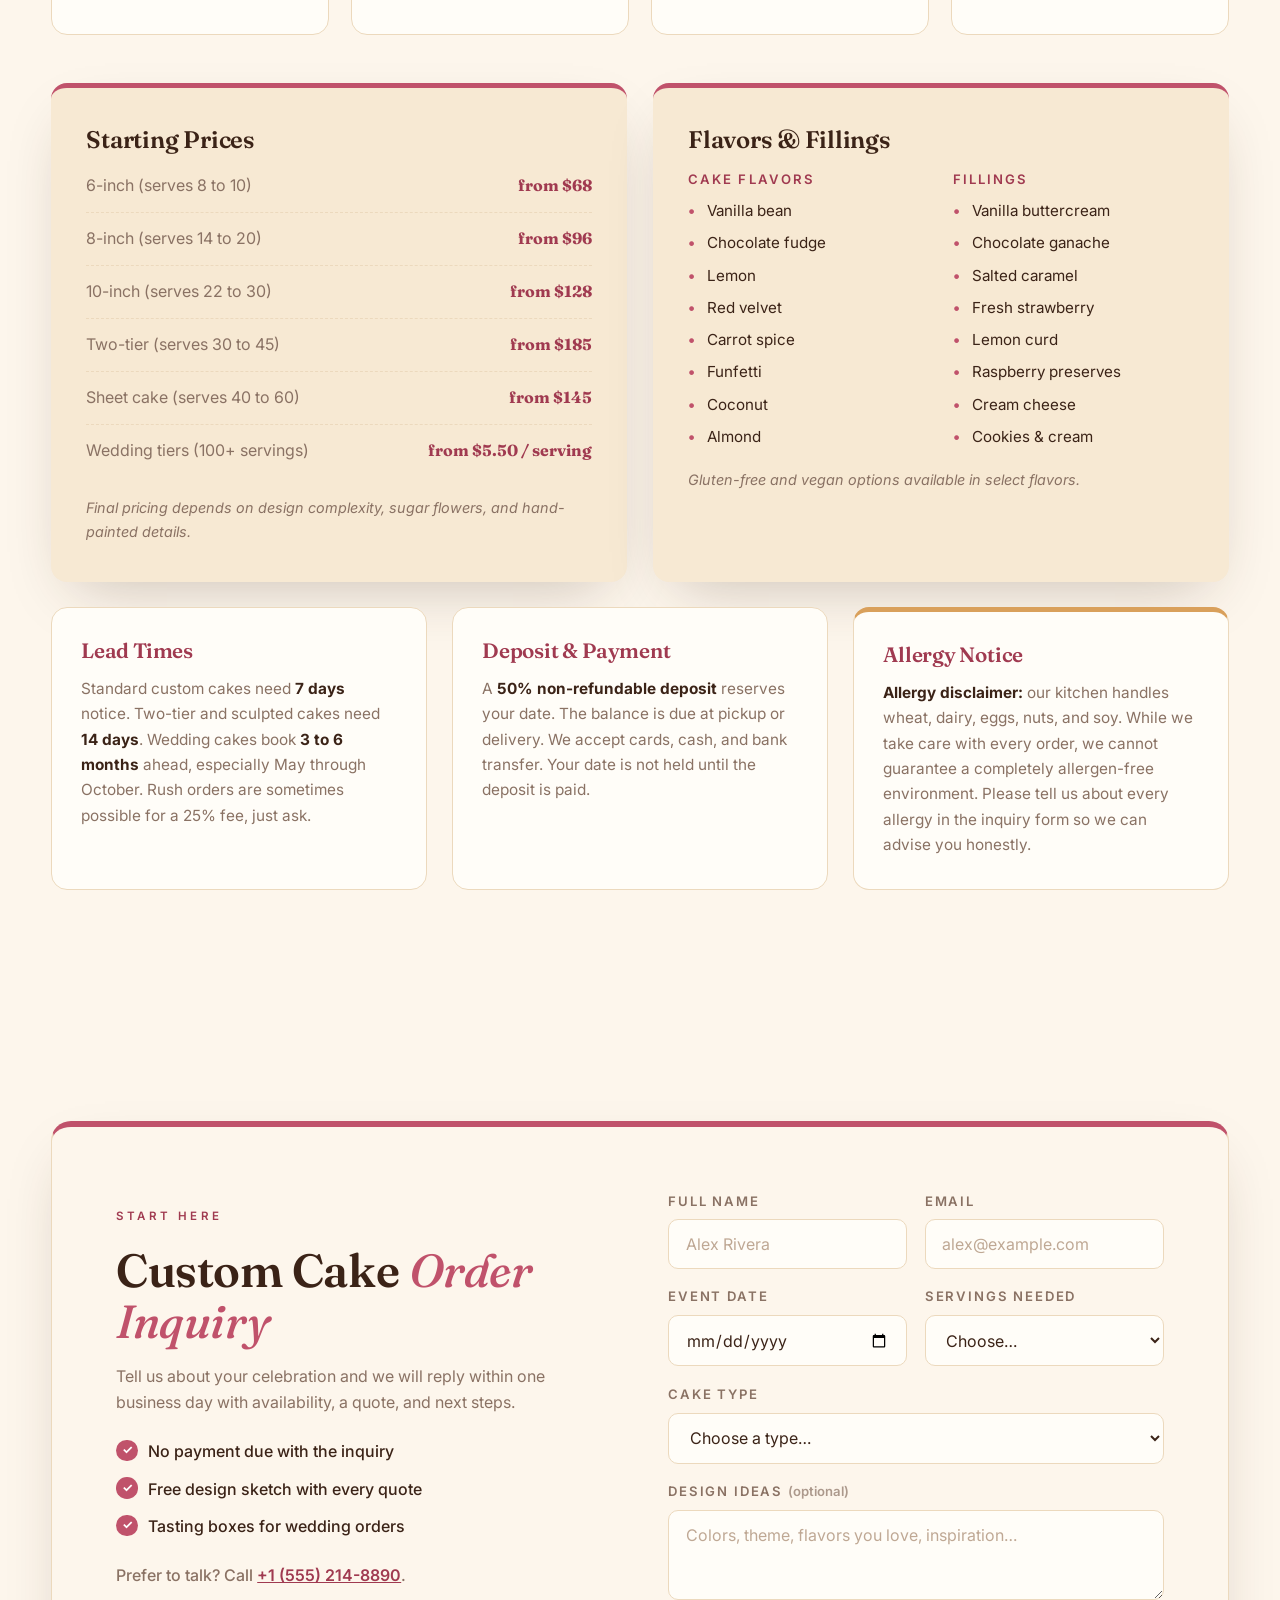
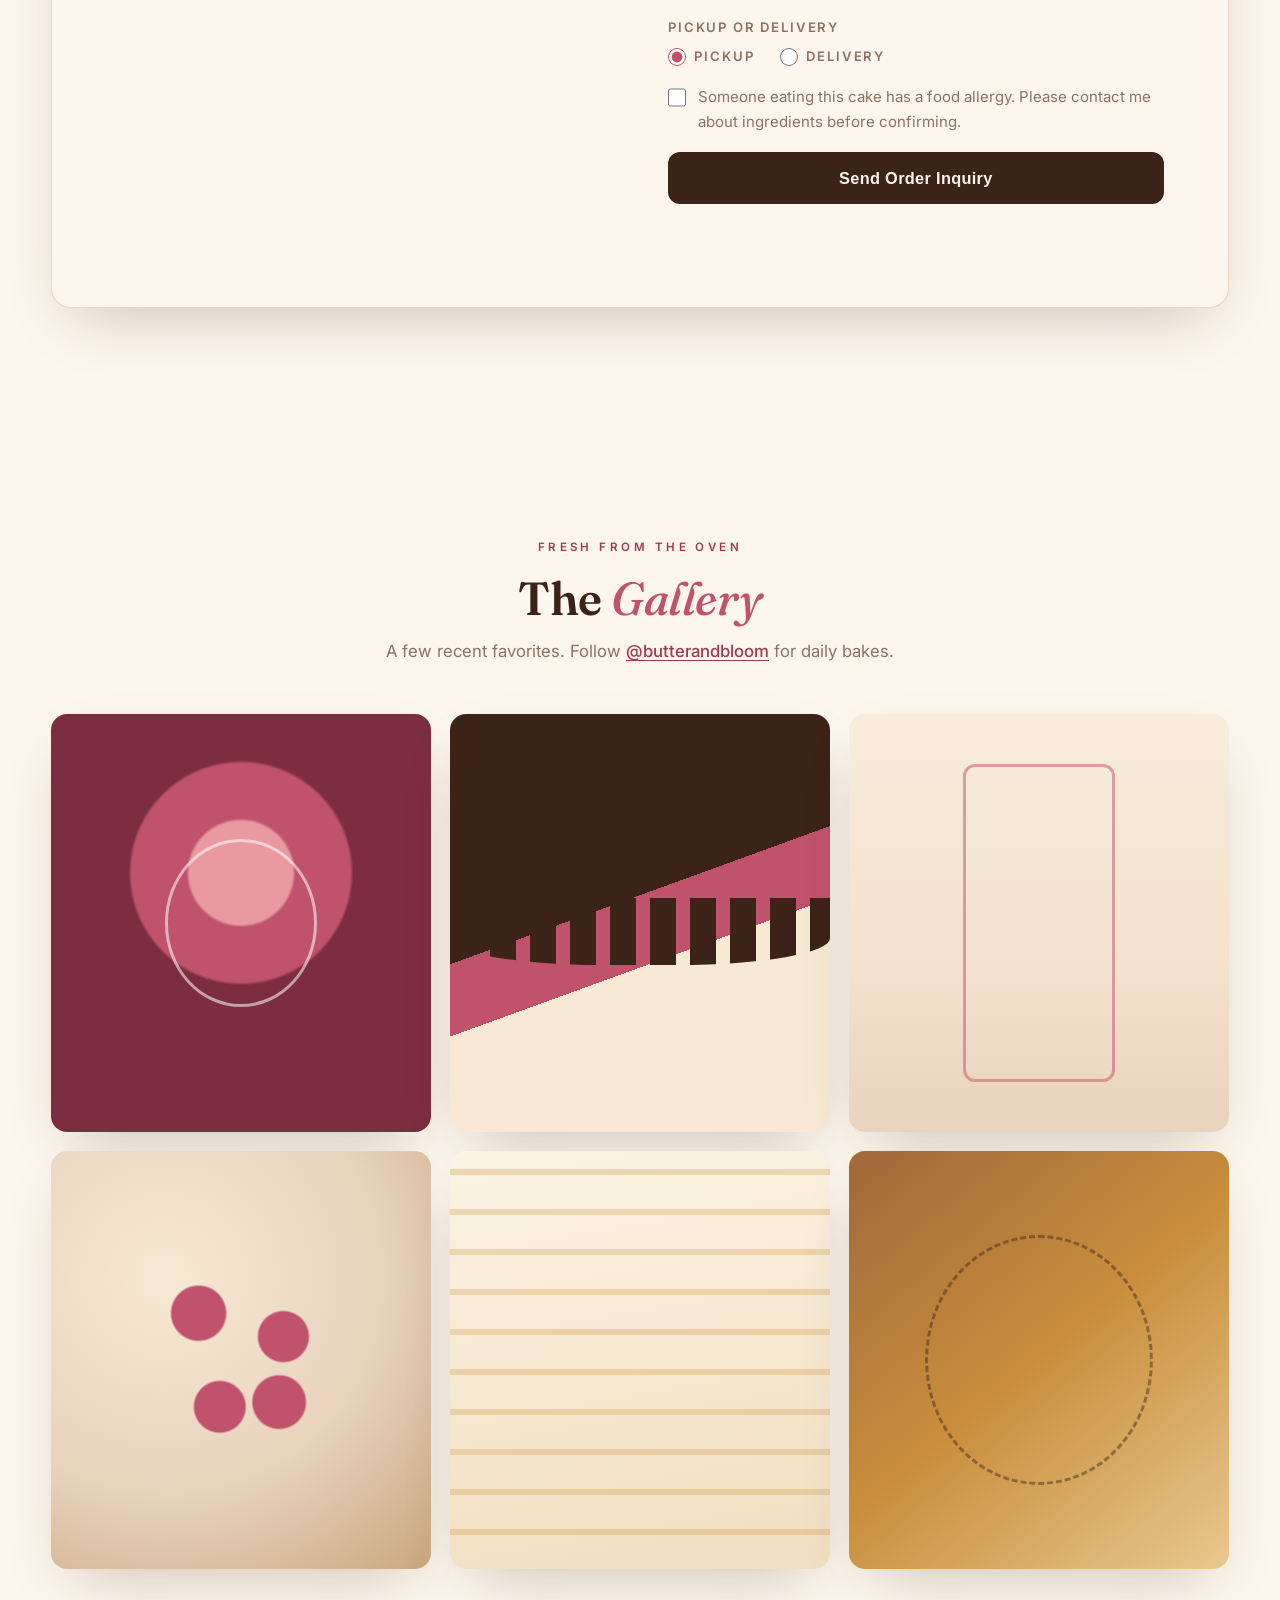
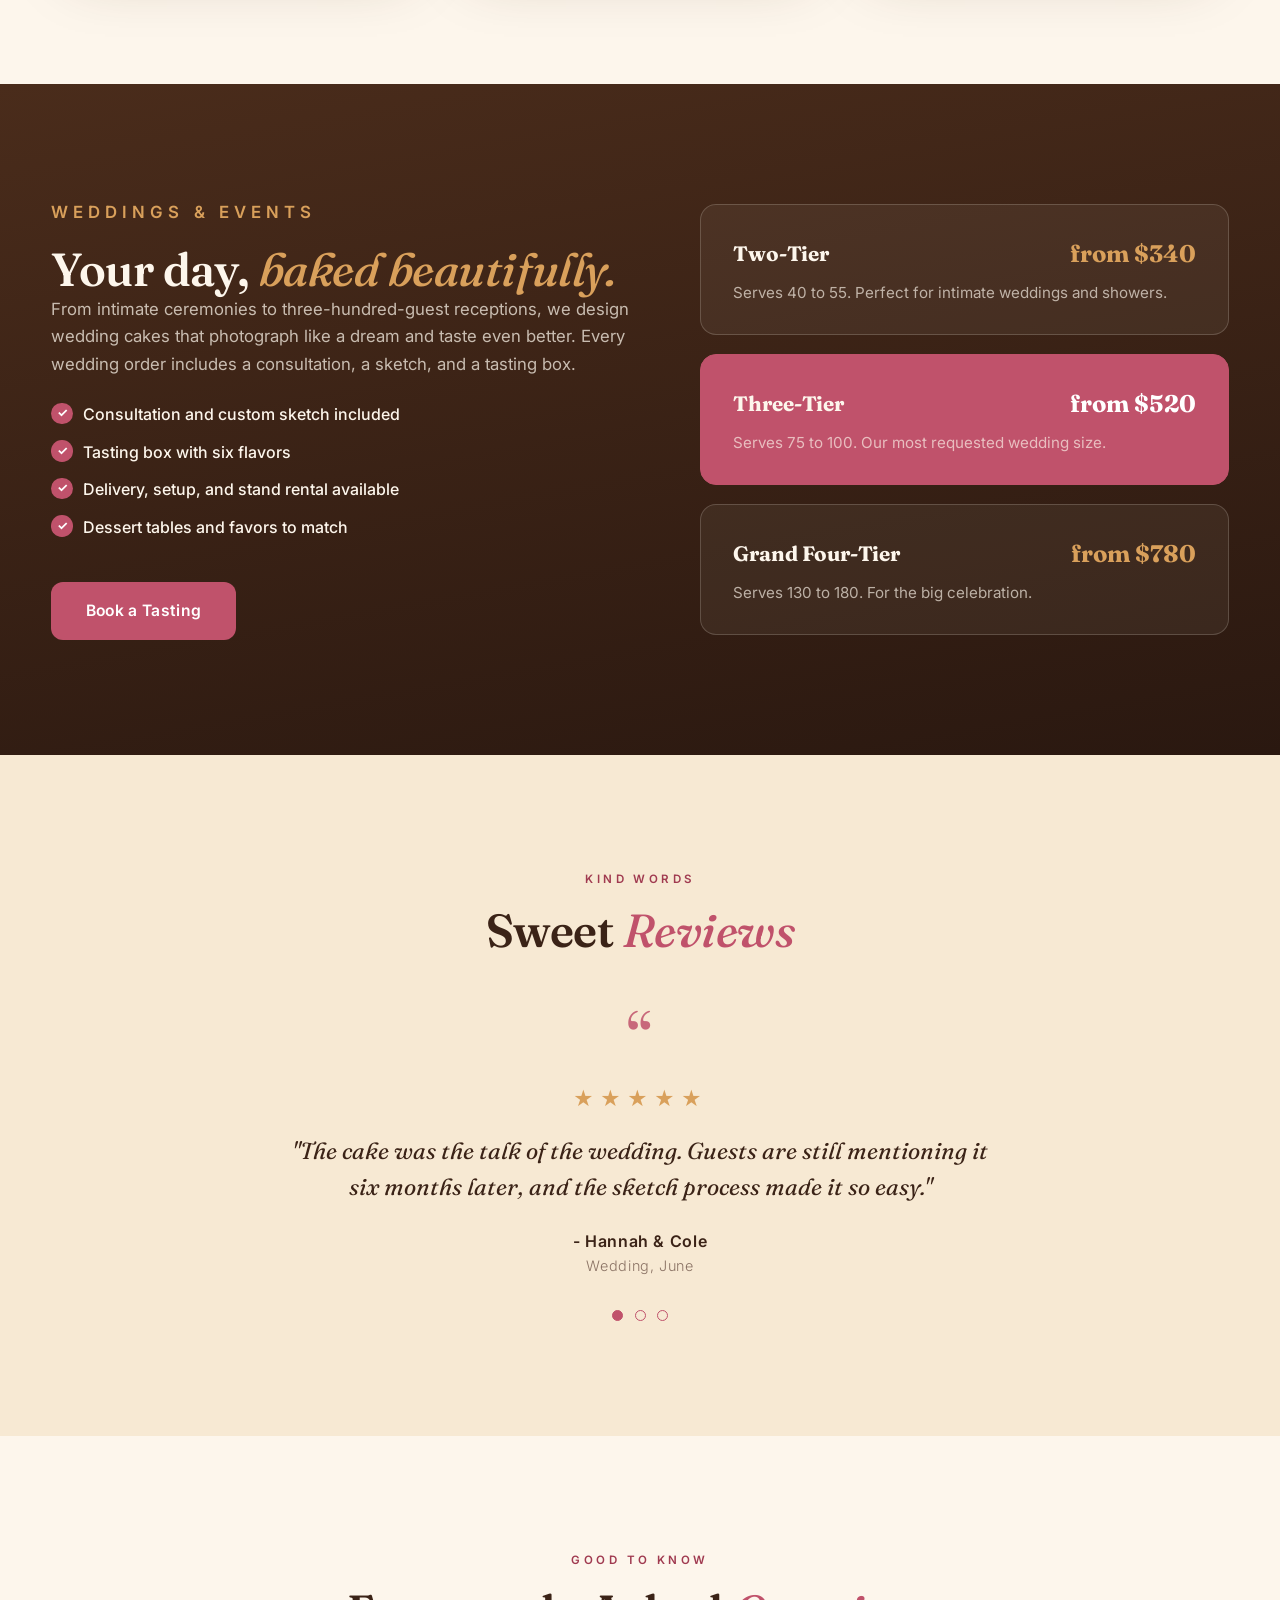
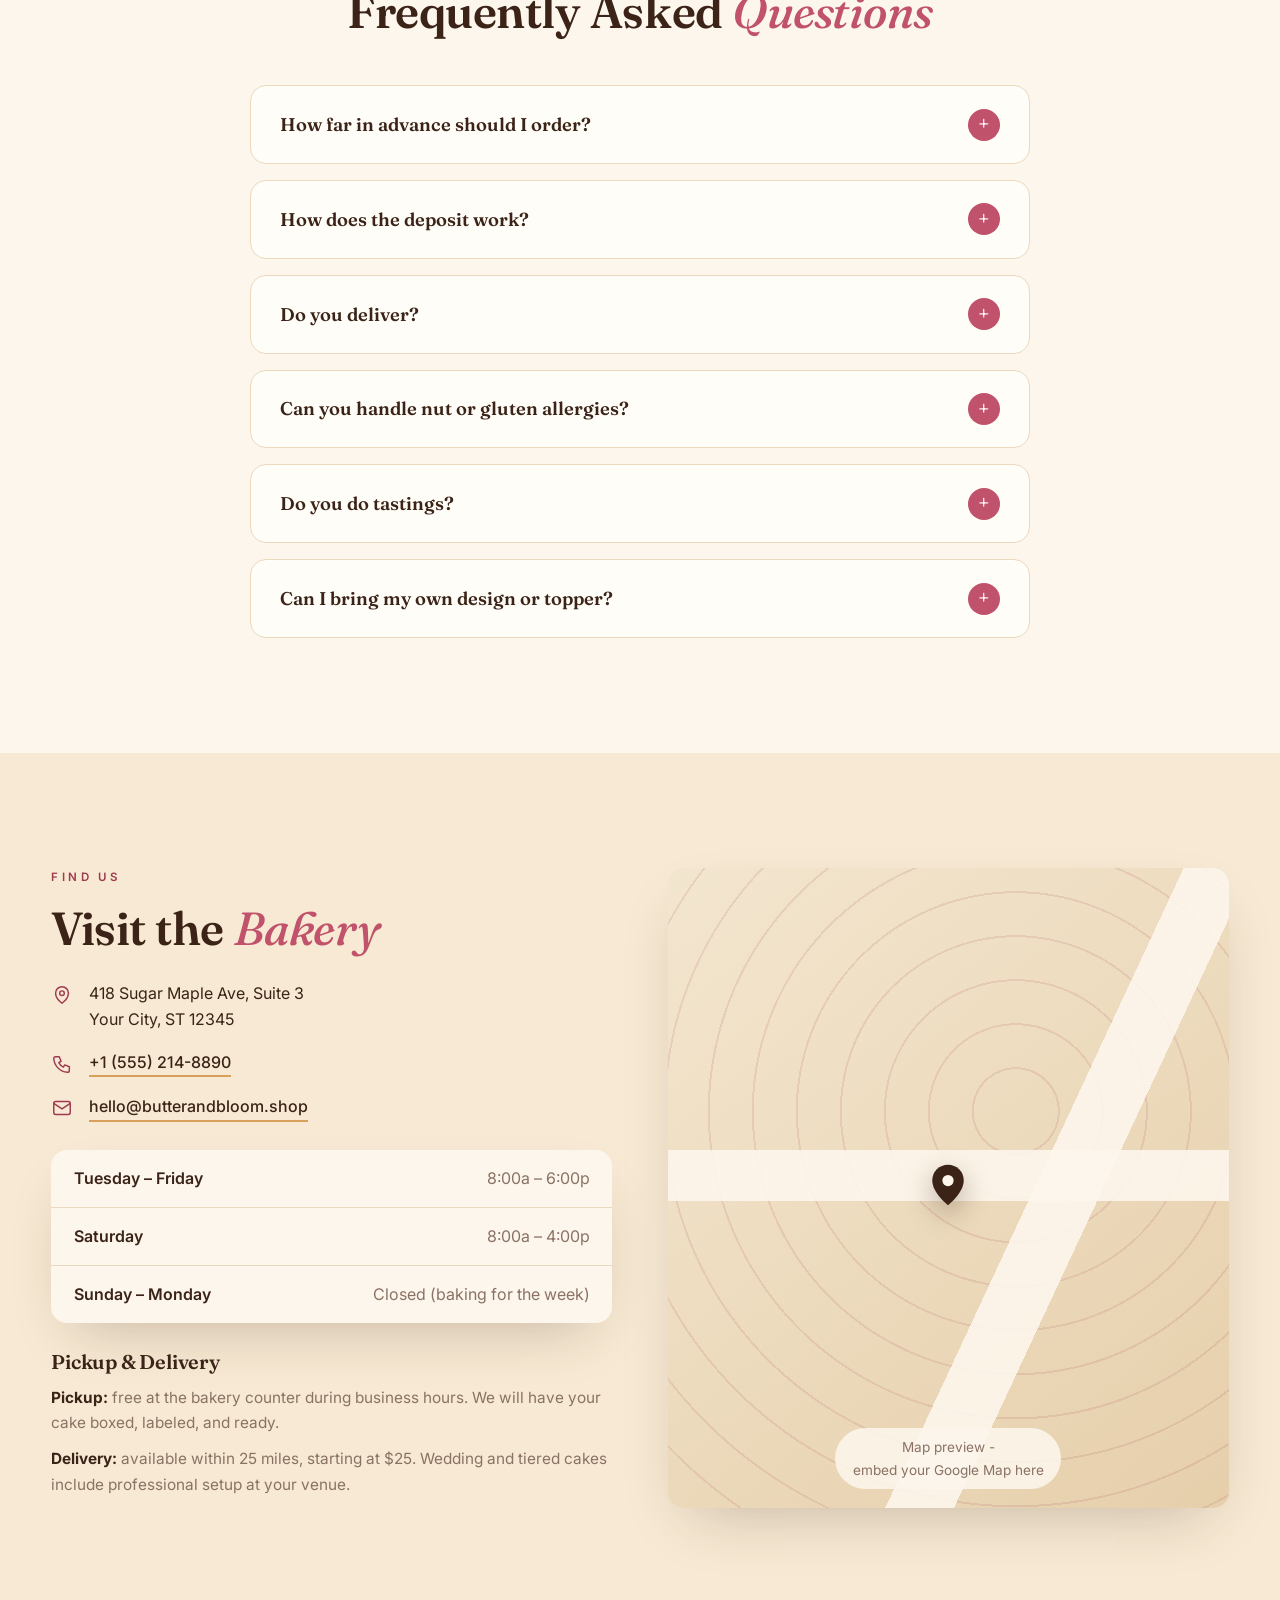
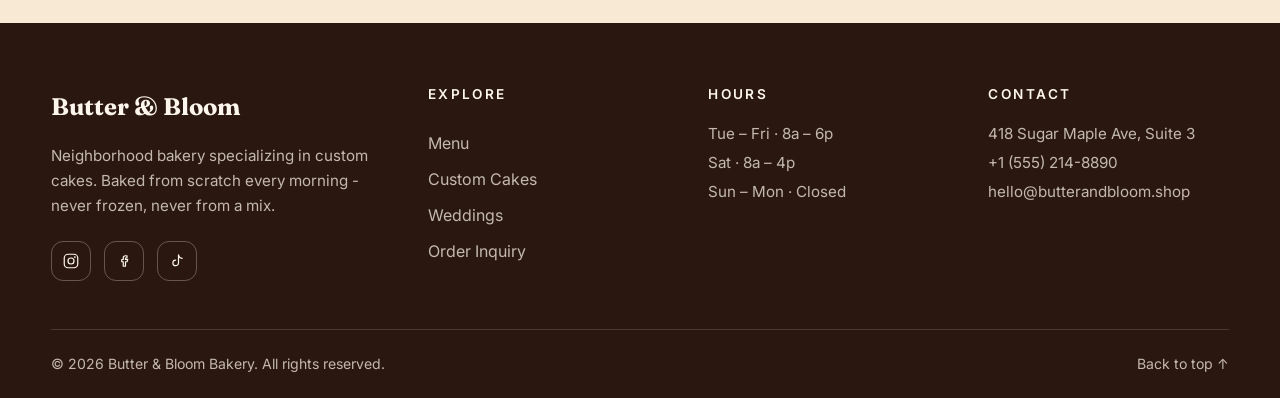
<file: bakery/index.html>
<!DOCTYPE html>
<html lang="en">
<head>
  <meta charset="UTF-8">
  <meta name="viewport" content="width=device-width, initial-scale=1.0">
  <title>Butter &amp; Bloom  -  Custom Cake Bakery</title>
  <meta name="description" content="Butter & Bloom is a neighborhood bakery specializing in custom celebration cakes, wedding tiers, cupcakes, and everyday treats. Inquire about your custom cake today.">

  <!-- ============================================================
       BUTTER & BLOOM TEMPLATE  -  QUICK CUSTOMIZATION
       ------------------------------------------------------------
       1. BAKERY NAME ....: search for "Butter & Bloom" and replace
       2. PHONE ..........: search for "+1 (555) 214-8890"
       3. EMAIL ..........: search for "hello@butterandbloom.shop"
       4. ADDRESS ........: search for "418 Sugar Maple Ave"
       5. HOURS ..........: edit the "Visit Us" section below
       6. MENU & PRICES ..: edit the "Menu" section below
       7. FLAVORS ........: edit the "Custom Cakes" section below
       8. COLORS & FONTS .: edit the :root variables in styles.css
       9. ORDER FORM .....: point the form to Formspree/Basin  - 
                           see the comment above the <form> tag
       ============================================================ -->

  <link rel="preconnect" href="https://fonts.googleapis.com">
  <link rel="preconnect" href="https://fonts.gstatic.com" crossorigin>
  <link href="https://fonts.googleapis.com/css2?family=Fraunces:ital,opsz,wght@0,9..144,400;0,9..144,500;0,9..144,600;0,9..144,700;1,9..144,400;1,9..144,500&family=Inter:wght@300;400;500;600&display=swap" rel="stylesheet">
  <link rel="stylesheet" href="styles.css">
</head>
<body>

  <!-- ======================= DEMO BANNER (remove on your live site) ======================= -->
  <div class="demo-banner">TEMPLATE DEMO  -  design preview only. Forms do not send anything and buttons do not check out.</div>

  <!-- ======================= HEADER ======================= -->
  <header class="site-header" id="siteHeader">
    <div class="container header-inner">
      <a href="#top" class="logo" aria-label="Butter and Bloom home">
        <svg class="logo-mark" viewBox="0 0 32 32" fill="none" aria-hidden="true">
          <path d="M6 22h20" stroke="currentColor" stroke-width="2" stroke-linecap="round"/>
          <path d="M9 22v-5.5A6.5 6.5 0 0 1 16 10a6.5 6.5 0 0 1 7 6.5V22" stroke="currentColor" stroke-width="2" stroke-linejoin="round"/>
          <path d="M16 10V6.5M13.5 4.5c1 1.2 4 1.2 5 0" stroke="currentColor" stroke-width="1.8" stroke-linecap="round"/>
          <circle cx="12" cy="17.5" r="1" fill="currentColor"/><circle cx="16.5" cy="18.5" r="1" fill="currentColor"/><circle cx="20" cy="17" r="1" fill="currentColor"/>
        </svg>
        <span>Butter &amp; Bloom</span>
      </a>
      <nav class="main-nav" aria-label="Primary">
        <a href="#menu">Menu</a>
        <a href="#custom">Custom Cakes</a>
        <a href="#gallery">Gallery</a>
        <a href="#weddings">Weddings</a>
        <a href="#faq">FAQ</a>
        <a href="#visit">Visit</a>
      </nav>
      <div class="header-actions">
        <a class="btn btn-small btn-rose" href="#">Order Inquiry</a>
        <button class="nav-toggle" id="navToggle" aria-label="Open menu" aria-expanded="false">
          <span></span><span></span><span></span>
        </button>
      </div>
    </div>
    <nav class="mobile-nav" id="mobileNav" aria-label="Mobile">
      <a href="#menu">Menu</a>
      <a href="#custom">Custom Cakes</a>
      <a href="#gallery">Gallery</a>
      <a href="#weddings">Weddings</a>
      <a href="#faq">FAQ</a>
      <a href="#visit">Visit</a>
      <a class="btn btn-rose" href="#">Order Inquiry</a>
    </nav>
  </header>

  <main id="top">

    <!-- ======================= HERO ======================= -->
    <section class="hero">
      <div class="container hero-grid">
        <div class="hero-copy reveal">
          <p class="eyebrow">Custom Cake Bakery  -  Est. 2016</p>
          <h1>Cakes worth<br><em>celebrating.</em></h1>
          <p class="lede">Custom celebration cakes, wedding tiers, and everyday treats baked from scratch each morning. Tell us your vision and we will bake it into something unforgettable.</p>
          <div class="hero-ctas">
            <a class="btn btn-rose" href="#">Order Inquiry</a>
            <a class="btn btn-outline" href="#menu">View the Menu</a>
          </div>
          <ul class="hero-stats">
            <li><strong>400+</strong><span>custom cakes a year</span></li>
            <li><strong>24</strong><span>flavors &amp; fillings</span></li>
            <li><strong>4.9 ★</strong><span>1,800+ reviews</span></li>
          </ul>
        </div>
        <div class="hero-visual reveal" aria-hidden="true">
          <div class="cake-stage">
            <div class="cake-glow"></div>
            <svg class="cake-svg" viewBox="0 0 320 360" fill="none">
              <!-- plate -->
              <ellipse cx="160" cy="318" rx="128" ry="24" fill="#e8d3bd"/>
              <ellipse cx="160" cy="312" rx="128" ry="24" fill="#f6e7d3"/>
              <!-- bottom tier -->
              <rect x="86" y="216" width="148" height="96" rx="10" fill="#f3e2cd"/>
              <rect x="86" y="216" width="148" height="20" rx="10" fill="#d96c75"/>
              <path d="M86 250 q 12 14 24 0 q 12 14 24 0 q 12 14 24 0 q 12 14 24 0 q 12 14 24 0 q 12 14 24 0" stroke="#d96c75" stroke-width="6" fill="none" stroke-linecap="round"/>
              <!-- middle tier -->
              <rect x="106" y="140" width="108" height="76" rx="9" fill="#f8ecda"/>
              <rect x="106" y="140" width="108" height="16" rx="8" fill="#b4475d"/>
              <path d="M106 172 q 11 12 22 0 q 11 12 22 0 q 11 12 22 0 q 11 12 22 0 q 11 12 22 0" stroke="#b4475d" stroke-width="5" fill="none" stroke-linecap="round"/>
              <!-- top tier -->
              <rect x="126" y="82" width="68" height="58" rx="8" fill="#f3e2cd"/>
              <rect x="126" y="82" width="68" height="13" rx="6" fill="#d96c75"/>
              <!-- topper flowers -->
              <g>
                <circle cx="160" cy="66" r="10" fill="#d96c75"/>
                <circle cx="148" cy="58" r="7" fill="#e89aa0"/>
                <circle cx="172" cy="58" r="7" fill="#e89aa0"/>
                <circle cx="160" cy="48" r="6" fill="#e89aa0"/>
                <circle cx="160" cy="61" r="3.5" fill="#fdf6ec"/>
              </g>
              <!-- candles -->
              <rect x="112" y="46" width="7" height="36" rx="3" fill="#7ba05b"/>
              <rect x="201" y="46" width="7" height="36" rx="3" fill="#7ba05b"/>
              <ellipse class="flame" cx="115.5" cy="40" rx="5" ry="8" fill="#f2b134"/>
              <ellipse class="flame f2" cx="204.5" cy="40" rx="5" ry="8" fill="#f2b134"/>
            </svg>
            <div class="cake-card">
              <p class="cake-card-title">This week's favorite</p>
              <p class="cake-card-text">Strawberry Cloud<br><span>vanilla bean · fresh berries</span></p>
            </div>
          </div>
        </div>
      </div>
    </section>

    <!-- ======================= MARQUEE ======================= -->
    <div class="marquee" aria-hidden="true">
      <div class="marquee-track">
        <span>Custom Celebration Cakes</span><i>●</i><span>Wedding Tiers</span><i>●</i><span>Baked From Scratch</span><i>●</i><span>Cupcakes</span><i>●</i><span>Cookies &amp; Bars</span><i>●</i><span>Gluten-Free Options</span><i>●</i>
        <span>Custom Celebration Cakes</span><i>●</i><span>Wedding Tiers</span><i>●</i><span>Baked From Scratch</span><i>●</i><span>Cupcakes</span><i>●</i><span>Cookies &amp; Bars</span><i>●</i><span>Gluten-Free Options</span><i>●</i>
      </div>
    </div>

    <!-- ======================= STORY ======================= -->
    <section class="section story" id="story">
      <div class="container story-grid">
        <div class="story-visual reveal" aria-hidden="true">
          <!-- Pure-CSS cake box -->
          <div class="box">
            <div class="box-lid"></div>
            <div class="box-label">
              <p class="box-brand">Butter &amp; Bloom</p>
              <p class="box-origin">Baked from scratch daily</p>
              <div class="roast-meter" aria-hidden="true">
                <span class="rm-label">Butter</span>
                <span class="rm-dots"><i class="on"></i><i class="on"></i><i class="on"></i><i class="on"></i><i class="on"></i></span>
                <span class="rm-value">Real</span>
              </div>
              <p class="box-notes">no mixes, no shortcuts</p>
              <p class="box-weight">418 Sugar Maple Ave</p>
            </div>
          </div>
          <div class="story-stamp">
            <span class="stamp-num">100%</span>
            <span class="stamp-text">from<br>scratch</span>
          </div>
        </div>
        <div class="story-copy reveal">
          <p class="eyebrow">Our Story</p>
          <h2>Baked like it<br>matters, <em>because it does.</em></h2>
          <p>Butter &amp; Bloom started in 2016 with a home oven, a stand mixer, and a stubborn belief: a celebration cake should taste as good as it looks. Everything is baked from scratch with real butter, farm eggs, and seasonal fruit. No mixes, no frozen layers, no shortcuts.</p>
          <ul class="check-list">
            <li>Baked fresh every morning, never frozen</li>
            <li>Real butter, real vanilla, seasonal fruit</li>
            <li>Custom designs sketched with you, not from a catalog</li>
          </ul>
          <p class="signature"> -  Marigold Lane, founder &amp; head baker</p>
        </div>
      </div>
    </section>

    <!-- ======================= MENU ======================= -->
    <section class="section menu" id="menu">
      <div class="container">
        <div class="section-head reveal">
          <p class="eyebrow">Taste</p>
          <h2>The <em>Menu</em></h2>
          <p class="section-sub">Available daily in the case. Custom flavors and sizes are always possible, just ask.</p>
        </div>

        <div class="tabs reveal" role="tablist" aria-label="Menu categories">
          <button class="tab active" role="tab" aria-selected="true" data-tab="cakes">Signature Cakes</button>
          <button class="tab" role="tab" aria-selected="false" data-tab="cupcakes">Cupcakes</button>
          <button class="tab" role="tab" aria-selected="false" data-tab="cookies">Cookies &amp; Bars</button>
          <button class="tab" role="tab" aria-selected="false" data-tab="seasonal">Seasonal</button>
        </div>

        <div class="tab-panels reveal">
          <div class="tab-panel active" id="panel-cakes" role="tabpanel">
            <ul class="price-list">
              <li><span class="pl-name">Strawberry Cloud <small>vanilla bean cake, macerated strawberries, whipped cream</small></span><span class="pl-dots"></span><span class="pl-price">$42</span></li>
              <li><span class="pl-name">Midnight Chocolate <small>dark cocoa layers, chocolate ganache, sea salt</small></span><span class="pl-dots"></span><span class="pl-price">$44</span></li>
              <li><span class="pl-name">Lemon Elderflower <small>lemon sponge, elderflower syrup, mascarpone</small></span><span class="pl-dots"></span><span class="pl-price">$46</span></li>
              <li><span class="pl-name">Carrot &amp; Spice <small>brown butter frosting, toasted walnuts</small></span><span class="pl-dots"></span><span class="pl-price">$42</span></li>
              <li><span class="pl-name">Cookies &amp; Cream <small>chocolate chip layers, cookie crumb buttercream</small></span><span class="pl-dots"></span><span class="pl-price">$44</span></li>
              <li><span class="pl-name">Funfetti Classic <small>vanilla confetti layers, vanilla buttercream</small></span><span class="pl-dots"></span><span class="pl-price">$40</span></li>
            </ul>
          </div>
          <div class="tab-panel" id="panel-cupcakes" role="tabpanel">
            <ul class="price-list">
              <li><span class="pl-name">Vanilla Bean <small>madagascar vanilla, vanilla buttercream</small></span><span class="pl-dots"></span><span class="pl-price">$3.75</span></li>
              <li><span class="pl-name">Chocolate Bliss <small>dark chocolate, fudge core, ganache swirl</small></span><span class="pl-dots"></span><span class="pl-price">$4.00</span></li>
              <li><span class="pl-name">Salted Caramel <small>caramel filling, brown sugar buttercream</small></span><span class="pl-dots"></span><span class="pl-price">$4.25</span></li>
              <li><span class="pl-name">Lemon Drop <small>lemon curd center, torched meringue</small></span><span class="pl-dots"></span><span class="pl-price">$4.25</span></li>
              <li><span class="pl-name">Red Velvet <small>cream cheese frosting, cocoa crumb</small></span><span class="pl-dots"></span><span class="pl-price">$4.00</span></li>
              <li><span class="pl-name">Half Dozen Box <small>mix and match any flavors</small></span><span class="pl-dots"></span><span class="pl-price">$21</span></li>
            </ul>
            <p class="panel-note">Cupcakes by the dozen for parties  -  order 48 hours ahead.</p>
          </div>
          <div class="tab-panel" id="panel-cookies" role="tabpanel">
            <ul class="price-list">
              <li><span class="pl-name">Brown Butter Chocolate Chip <small>flaky sea salt</small></span><span class="pl-dots"></span><span class="pl-price">$3.50</span></li>
              <li><span class="pl-name">Snickerdoodle <small>cinnamon sugar, soft center</small></span><span class="pl-dots"></span><span class="pl-price">$3.00</span></li>
              <li><span class="pl-name">Decorated Sugar Cookies <small>custom colors and shapes</small></span><span class="pl-dots"></span><span class="pl-price">$4.50</span></li>
              <li><span class="pl-name">Oatmeal Cream Pie <small>spiced oats, marshmallow filling</small></span><span class="pl-dots"></span><span class="pl-price">$4.00</span></li>
              <li><span class="pl-name">Brownie Slab <small>fudgy, espresso-kissed</small></span><span class="pl-dots"></span><span class="pl-price">$4.25</span></li>
              <li><span class="pl-name">Blondie Bar <small>brown sugar, white chocolate</small></span><span class="pl-dots"></span><span class="pl-price">$3.75</span></li>
            </ul>
          </div>
          <div class="tab-panel" id="panel-seasonal" role="tabpanel">
            <ul class="price-list">
              <li><span class="pl-name">Apple Cider Donut Cake <small>cider-soaked layers, cinnamon sugar</small></span><span class="pl-dots"></span><span class="pl-price">$46</span></li>
              <li><span class="pl-name">Pumpkin Spice Layer <small>cream cheese frosting, candied pecans</small></span><span class="pl-dots"></span><span class="pl-price">$44</span></li>
              <li><span class="pl-name">Peppermint Bark Cake <small>chocolate, peppermint buttercream</small></span><span class="pl-dots"></span><span class="pl-price">$46</span></li>
              <li><span class="pl-name">Peach Bellini Cake <small>summer peaches, prosecco syrup</small></span><span class="pl-dots"></span><span class="pl-price">$48</span></li>
            </ul>
            <p class="panel-note">Seasonal flavors change with the farmers market. Follow along for the current lineup.</p>
          </div>
        </div>

        <p class="menu-note reveal">Need a dozen for the office or a dessert table for fifty? <a href="#">Ask about bulk orders</a>.</p>
      </div>
    </section>

    <!-- ======================= CUSTOM CAKES ======================= -->
    <section class="section custom" id="custom">
      <div class="container">
        <div class="section-head reveal">
          <p class="eyebrow">Made For You</p>
          <h2>Custom <em>Cakes</em></h2>
          <p class="section-sub">Birthdays, showers, graduations, and every excuse in between. If you can dream it, we can bake it.</p>
        </div>

        <div class="steps reveal">
          <div class="step">
            <span class="step-num">1</span>
            <h3>Inquire</h3>
            <p>Send the order inquiry form below with your date, servings, and ideas. We reply within one business day.</p>
          </div>
          <div class="step">
            <span class="step-num">2</span>
            <h3>Design</h3>
            <p>We sketch your cake together, choose flavors and fillings, and confirm every detail in writing.</p>
          </div>
          <div class="step">
            <span class="step-num">3</span>
            <h3>Taste</h3>
            <p>Wedding and large orders include a tasting box of six flavors so you can choose with confidence.</p>
          </div>
          <div class="step">
            <span class="step-num">4</span>
            <h3>Celebrate</h3>
            <p>We bake, decorate, and box your cake for pickup, or deliver and set it up at your venue.</p>
          </div>
        </div>

        <div class="custom-grid reveal">
          <div class="custom-card">
            <h3>Starting Prices</h3>
            <ul class="price-mini">
              <li><span>6-inch (serves 8 to 10)</span><strong>from $68</strong></li>
              <li><span>8-inch (serves 14 to 20)</span><strong>from $96</strong></li>
              <li><span>10-inch (serves 22 to 30)</span><strong>from $128</strong></li>
              <li><span>Two-tier (serves 30 to 45)</span><strong>from $185</strong></li>
              <li><span>Sheet cake (serves 40 to 60)</span><strong>from $145</strong></li>
              <li><span>Wedding tiers (100+ servings)</span><strong>from $5.50 / serving</strong></li>
            </ul>
            <p class="card-note">Final pricing depends on design complexity, sugar flowers, and hand-painted details.</p>
          </div>
          <div class="custom-card">
            <h3>Flavors &amp; Fillings</h3>
            <div class="flavor-cols">
              <div>
                <h4>Cake flavors</h4>
                <ul>
                  <li>Vanilla bean</li>
                  <li>Chocolate fudge</li>
                  <li>Lemon</li>
                  <li>Red velvet</li>
                  <li>Carrot spice</li>
                  <li>Funfetti</li>
                  <li>Coconut</li>
                  <li>Almond</li>
                </ul>
              </div>
              <div>
                <h4>Fillings</h4>
                <ul>
                  <li>Vanilla buttercream</li>
                  <li>Chocolate ganache</li>
                  <li>Salted caramel</li>
                  <li>Fresh strawberry</li>
                  <li>Lemon curd</li>
                  <li>Raspberry preserves</li>
                  <li>Cream cheese</li>
                  <li>Cookies &amp; cream</li>
                </ul>
              </div>
            </div>
            <p class="card-note">Gluten-free and vegan options available in select flavors.</p>
          </div>
        </div>

        <div class="policy-grid reveal">
          <div class="policy-card">
            <h3>Lead Times</h3>
            <p>Standard custom cakes need <strong>7 days</strong> notice. Two-tier and sculpted cakes need <strong>14 days</strong>. Wedding cakes book <strong>3 to 6 months</strong> ahead, especially May through October. Rush orders are sometimes possible for a 25% fee, just ask.</p>
          </div>
          <div class="policy-card">
            <h3>Deposit &amp; Payment</h3>
            <p>A <strong>50% non-refundable deposit</strong> reserves your date. The balance is due at pickup or delivery. We accept cards, cash, and bank transfer. Your date is not held until the deposit is paid.</p>
          </div>
          <div class="policy-card allergy">
            <h3>Allergy Notice</h3>
            <p><strong>Allergy disclaimer:</strong> our kitchen handles wheat, dairy, eggs, nuts, and soy. While we take care with every order, we cannot guarantee a completely allergen-free environment. Please tell us about every allergy in the inquiry form so we can advise you honestly.</p>
          </div>
        </div>
      </div>
    </section>

    <!-- ======================= ORDER FORM ======================= -->
    <section class="section order" id="order">
      <div class="container order-card reveal">
        <div class="order-copy">
          <p class="eyebrow">Start Here</p>
          <h2>Custom Cake <em>Order Inquiry</em></h2>
          <p>Tell us about your celebration and we will reply within one business day with availability, a quote, and next steps.</p>
          <ul class="check-list">
            <li>No payment due with the inquiry</li>
            <li>Free design sketch with every quote</li>
            <li>Tasting boxes for wedding orders</li>
          </ul>
          <p class="order-phone">Prefer to talk? Call <a href="tel:+15552148890">+1 (555) 214-8890</a>.</p>
        </div>
        <!-- TO MAKE THIS FORM SEND EMAIL: create a free form endpoint at
             https://formspree.io or https://usebasin.com, then change the
             <form> tag to: <form action="https://formspree.io/f/YOUR_ID" method="POST"> -->
        <form class="order-form" id="orderForm" novalidate>
          <div class="field-row">
            <div class="field">
              <label for="oName">Full name</label>
              <input id="oName" name="name" type="text" placeholder="Alex Rivera" required>
            </div>
            <div class="field">
              <label for="oEmail">Email</label>
              <input id="oEmail" name="email" type="email" placeholder="alex@example.com" required>
            </div>
          </div>
          <div class="field-row">
            <div class="field">
              <label for="oDate">Event date</label>
              <input id="oDate" name="event_date" type="date" required>
            </div>
            <div class="field">
              <label for="oServings">Servings needed</label>
              <select id="oServings" name="servings" required>
                <option value="" disabled selected>Choose…</option>
                <option>8 to 10</option>
                <option>14 to 20</option>
                <option>22 to 30</option>
                <option>30 to 45</option>
                <option>60+</option>
                <option>Wedding (100+)</option>
              </select>
            </div>
          </div>
          <div class="field">
            <label for="oType">Cake type</label>
            <select id="oType" name="cake_type" required>
              <option value="" disabled selected>Choose a type…</option>
              <option>Birthday cake</option>
              <option>Wedding cake</option>
              <option>Baby or bridal shower</option>
              <option>Graduation</option>
              <option>Cupcakes for an event</option>
              <option>Something else</option>
            </select>
          </div>
          <div class="field">
            <label for="oDesign">Design ideas <span class="opt">(optional)</span></label>
            <textarea id="oDesign" name="design" rows="3" placeholder="Colors, theme, flavors you love, inspiration…"></textarea>
          </div>
          <div class="field">
            <label>Pickup or delivery</label>
            <div class="radio-row">
              <label class="radio"><input type="radio" name="fulfillment" value="pickup" checked> Pickup</label>
              <label class="radio"><input type="radio" name="fulfillment" value="delivery"> Delivery</label>
            </div>
          </div>
          <label class="checkbox">
            <input type="checkbox" id="oAllergy">
            <span>Someone eating this cake has a food allergy. Please contact me about ingredients before confirming.</span>
          </label>
          <button class="btn btn-cocoa" type="submit">Send Order Inquiry</button>
          <p class="form-msg" id="formMsg" role="status"></p>
        </form>
      </div>
    </section>

    <!-- ======================= GALLERY ======================= -->
    <section class="section gallery" id="gallery">
      <div class="container">
        <div class="section-head reveal">
          <p class="eyebrow">Fresh From the Oven</p>
          <h2>The <em>Gallery</em></h2>
          <p class="section-sub">A few recent favorites. Follow <a href="#" class="inline-link">@butterandbloom</a> for daily bakes.</p>
        </div>
        <div class="gallery-grid reveal">
          <figure class="g-tile g-1"><figcaption>Floral Birthday</figcaption></figure>
          <figure class="g-tile g-2"><figcaption>Chocolate Drip</figcaption></figure>
          <figure class="g-tile g-3"><figcaption>Wedding Trio</figcaption></figure>
          <figure class="g-tile g-4"><figcaption>Cupcake Dozen</figcaption></figure>
          <figure class="g-tile g-5"><figcaption>Lemon Naked Cake</figcaption></figure>
          <figure class="g-tile g-6"><figcaption>Cookie Box</figcaption></figure>
        </div>
        <!-- TIP: replace the gradient tiles above with your own photos:
             <figure class="g-tile"><img src="images/cake-1.jpg" alt="..."><figcaption>...</figcaption></figure> -->
      </div>
    </section>

    <!-- ======================= WEDDINGS ======================= -->
    <section class="section weddings" id="weddings">
      <div class="container weddings-grid">
        <div class="weddings-copy reveal">
          <p class="eyebrow">Weddings &amp; Events</p>
          <h2>Your day, <em>baked beautifully.</em></h2>
          <p>From intimate ceremonies to three-hundred-guest receptions, we design wedding cakes that photograph like a dream and taste even better. Every wedding order includes a consultation, a sketch, and a tasting box.</p>
          <ul class="check-list">
            <li>Consultation and custom sketch included</li>
            <li>Tasting box with six flavors</li>
            <li>Delivery, setup, and stand rental available</li>
            <li>Dessert tables and favors to match</li>
          </ul>
          <a class="btn btn-rose" href="#">Book a Tasting</a>
        </div>
        <div class="weddings-cards reveal" aria-hidden="true">
          <div class="wed-card">
            <p class="wed-tier">Two-Tier</p>
            <p class="wed-price">from $340</p>
            <p class="wed-desc">Serves 40 to 55. Perfect for intimate weddings and showers.</p>
          </div>
          <div class="wed-card featured">
            <p class="wed-tier">Three-Tier</p>
            <p class="wed-price">from $520</p>
            <p class="wed-desc">Serves 75 to 100. Our most requested wedding size.</p>
          </div>
          <div class="wed-card">
            <p class="wed-tier">Grand Four-Tier</p>
            <p class="wed-price">from $780</p>
            <p class="wed-desc">Serves 130 to 180. For the big celebration.</p>
          </div>
        </div>
      </div>
    </section>

    <!-- ======================= TESTIMONIALS ======================= -->
    <section class="section reviews" id="reviews">
      <div class="container">
        <div class="section-head reveal">
          <p class="eyebrow">Kind Words</p>
          <h2>Sweet <em>Reviews</em></h2>
        </div>
        <div class="slider reveal" id="reviewSlider">
          <div class="slides">
            <blockquote class="slide active">
              <div class="stars" aria-label="5 out of 5 stars">★★★★★</div>
              <p>"The cake was the talk of the wedding. Guests are still mentioning it six months later, and the sketch process made it so easy."</p>
              <footer> -  Hannah &amp; Cole <span>Wedding, June</span></footer>
            </blockquote>
            <blockquote class="slide">
              <div class="stars" aria-label="5 out of 5 stars">★★★★★</div>
              <p>"I sent a blurry photo of my daughter's drawing and they turned it into the most magical birthday cake. She cried happy tears."</p>
              <footer> -  Priya S. <span>Birthday order</span></footer>
            </blockquote>
            <blockquote class="slide">
              <div class="stars" aria-label="5 out of 5 stars">★★★★★</div>
              <p>"Ordered cupcakes for our office of forty. They arrived on time, looked gorgeous, and disappeared in about four minutes."</p>
              <footer> -  Marcus D. <span>Corporate order</span></footer>
            </blockquote>
          </div>
          <div class="slider-dots" role="tablist" aria-label="Choose review">
            <button class="dot active" data-slide="0" aria-label="Review 1"></button>
            <button class="dot" data-slide="1" aria-label="Review 2"></button>
            <button class="dot" data-slide="2" aria-label="Review 3"></button>
          </div>
        </div>
      </div>
    </section>

    <!-- ======================= FAQ ======================= -->
    <section class="section faq" id="faq">
      <div class="container">
        <div class="section-head reveal">
          <p class="eyebrow">Good to Know</p>
          <h2>Frequently Asked <em>Questions</em></h2>
        </div>
        <div class="faq-list reveal">
          <div class="faq-item">
            <button class="faq-q" aria-expanded="false">How far in advance should I order?</button>
            <div class="faq-a"><p>Custom cakes need at least 7 days notice, two-tier and sculpted cakes need 14 days, and wedding cakes book 3 to 6 months ahead. During May through October we fill up fast, so earlier is always better. Rush orders are sometimes possible for a 25% fee.</p></div>
          </div>
          <div class="faq-item">
            <button class="faq-q" aria-expanded="false">How does the deposit work?</button>
            <div class="faq-a"><p>A 50% non-refundable deposit reserves your date, and the balance is due at pickup or delivery. Your date is not held until the deposit is paid. We accept cards, cash, and bank transfer.</p></div>
          </div>
          <div class="faq-item">
            <button class="faq-q" aria-expanded="false">Do you deliver?</button>
            <div class="faq-a"><p>Yes. We deliver within 25 miles of the bakery. Delivery fees start at $25 and depend on distance and cake size. Wedding cakes include professional setup at your venue. Smaller orders can be picked up at the shop during business hours.</p></div>
          </div>
          <div class="faq-item">
            <button class="faq-q" aria-expanded="false">Can you handle nut or gluten allergies?</button>
            <div class="faq-a"><p>We offer gluten-free and select vegan flavors, and we take allergies seriously. That said, our kitchen handles wheat, dairy, eggs, nuts, and soy, so we cannot guarantee a fully allergen-free environment. Tell us about every allergy in your inquiry and we will advise you honestly about what is safe.</p></div>
          </div>
          <div class="faq-item">
            <button class="faq-q" aria-expanded="false">Do you do tastings?</button>
            <div class="faq-a"><p>Wedding and large event orders include a tasting box with six flavors after your consultation. For smaller custom cakes, the best tasting is simply ordering a slice of each flavor from the daily case.</p></div>
          </div>
          <div class="faq-item">
            <button class="faq-q" aria-expanded="false">Can I bring my own design or topper?</button>
            <div class="faq-a"><p>Absolutely. Send inspiration photos, invitations, fabric swatches, or your own cake topper and we will design around them. We love a personal detail.</p></div>
          </div>
        </div>
      </div>
    </section>

    <!-- ======================= VISIT ======================= -->
    <section class="section visit" id="visit">
      <div class="container visit-grid">
        <div class="visit-info reveal">
          <p class="eyebrow">Find Us</p>
          <h2>Visit the <em>Bakery</em></h2>
          <ul class="contact-list">
            <li>
              <svg viewBox="0 0 24 24" fill="none" aria-hidden="true"><path d="M12 21s-7-5.5-7-11a7 7 0 1 1 14 0c0 5.5-7 11-7 11z" stroke="currentColor" stroke-width="1.6"/><circle cx="12" cy="10" r="2.5" stroke="currentColor" stroke-width="1.6"/></svg>
              <span>418 Sugar Maple Ave, Suite 3<br>Your City, ST 12345</span>
            </li>
            <li>
              <svg viewBox="0 0 24 24" fill="none" aria-hidden="true"><path d="M5 4h4l2 5-2.5 1.5a11 11 0 0 0 5 5L15 13l5 2v4a2 2 0 0 1-2 2A16 16 0 0 1 3 6a2 2 0 0 1 2-2z" stroke="currentColor" stroke-width="1.6" stroke-linejoin="round"/></svg>
              <a href="tel:+15552148890">+1 (555) 214-8890</a>
            </li>
            <li>
              <svg viewBox="0 0 24 24" fill="none" aria-hidden="true"><rect x="3" y="5" width="18" height="14" rx="2" stroke="currentColor" stroke-width="1.6"/><path d="m3 7 9 6 9-6" stroke="currentColor" stroke-width="1.6"/></svg>
              <a href="mailto:hello@butterandbloom.shop">hello@butterandbloom.shop</a>
            </li>
          </ul>
          <table class="hours">
            <tbody>
              <tr><th>Tuesday – Friday</th><td>8:00a – 6:00p</td></tr>
              <tr><th>Saturday</th><td>8:00a – 4:00p</td></tr>
              <tr><th>Sunday – Monday</th><td>Closed (baking for the week)</td></tr>
            </tbody>
          </table>
          <div class="fulfill reveal">
            <h3>Pickup &amp; Delivery</h3>
            <p><strong>Pickup:</strong> free at the bakery counter during business hours. We will have your cake boxed, labeled, and ready.</p>
            <p><strong>Delivery:</strong> available within 25 miles, starting at $25. Wedding and tiered cakes include professional setup at your venue.</p>
          </div>
        </div>
        <div class="visit-map reveal" aria-hidden="true">
          <!-- TO EMBED A REAL MAP: replace this div with your Google Maps embed:
               <iframe src="https://www.google.com/maps/embed?..." ...></iframe> -->
          <div class="map-faux">
            <div class="map-pin">
              <svg viewBox="0 0 24 24" fill="none"><path d="M12 21s-7-5.5-7-11a7 7 0 1 1 14 0c0 5.5-7 11-7 11z" fill="#3b2317"/><circle cx="12" cy="10" r="2.5" fill="#fdf6ec"/></svg>
            </div>
            <p>Map preview  - <br>embed your Google Map here</p>
          </div>
        </div>
      </div>
    </section>

  </main>

  <!-- ======================= FOOTER ======================= -->
  <footer class="site-footer">
    <div class="container footer-grid">
      <div class="footer-brand">
        <a href="#top" class="logo"><span>Butter &amp; Bloom</span></a>
        <p>Neighborhood bakery specializing in custom cakes. Baked from scratch every morning  -  never frozen, never from a mix.</p>
        <div class="socials">
          <a href="#" aria-label="Instagram"><svg viewBox="0 0 24 24" fill="none"><rect x="3" y="3" width="18" height="18" rx="5" stroke="currentColor" stroke-width="1.6"/><circle cx="12" cy="12" r="4" stroke="currentColor" stroke-width="1.6"/><circle cx="17.2" cy="6.8" r="1.2" fill="currentColor"/></svg></a>
          <a href="#" aria-label="Facebook"><svg viewBox="0 0 24 24" fill="none"><path d="M14 8h2V5h-2a3 3 0 0 0-3 3v2H9v3h2v6h3v-6h2l1-3h-3V8.5c0-.3.2-.5.5-.5z" stroke="currentColor" stroke-width="1.6" stroke-linejoin="round"/></svg></a>
          <a href="#" aria-label="TikTok"><svg viewBox="0 0 24 24" fill="none"><path d="M14 4v10.5a3.75 3.75 0 1 1-3.75-3.75" stroke="currentColor" stroke-width="1.6" stroke-linecap="round"/><path d="M14 4c.4 2.6 2 4.3 4.8 4.5" stroke="currentColor" stroke-width="1.6" stroke-linecap="round"/></svg></a>
        </div>
      </div>
      <nav class="footer-nav" aria-label="Footer">
        <h4>Explore</h4>
        <a href="#menu">Menu</a>
        <a href="#custom">Custom Cakes</a>
        <a href="#weddings">Weddings</a>
        <a href="#order">Order Inquiry</a>
      </nav>
      <div class="footer-hours">
        <h4>Hours</h4>
        <p>Tue – Fri · 8a – 6p<br>Sat · 8a – 4p<br>Sun – Mon · Closed</p>
      </div>
      <div class="footer-contact">
        <h4>Contact</h4>
        <p>418 Sugar Maple Ave, Suite 3<br><a href="tel:+15552148890">+1 (555) 214-8890</a><br><a href="mailto:hello@butterandbloom.shop">hello@butterandbloom.shop</a></p>
      </div>
    </div>
    <div class="container footer-base">
      <p>© <span id="year">2026</span> Butter &amp; Bloom Bakery. All rights reserved.</p>
      <a href="#top" class="to-top">Back to top ↑</a>
    </div>
  </footer>

  <script src="script.js"></script>
</body>
</html>
</file>
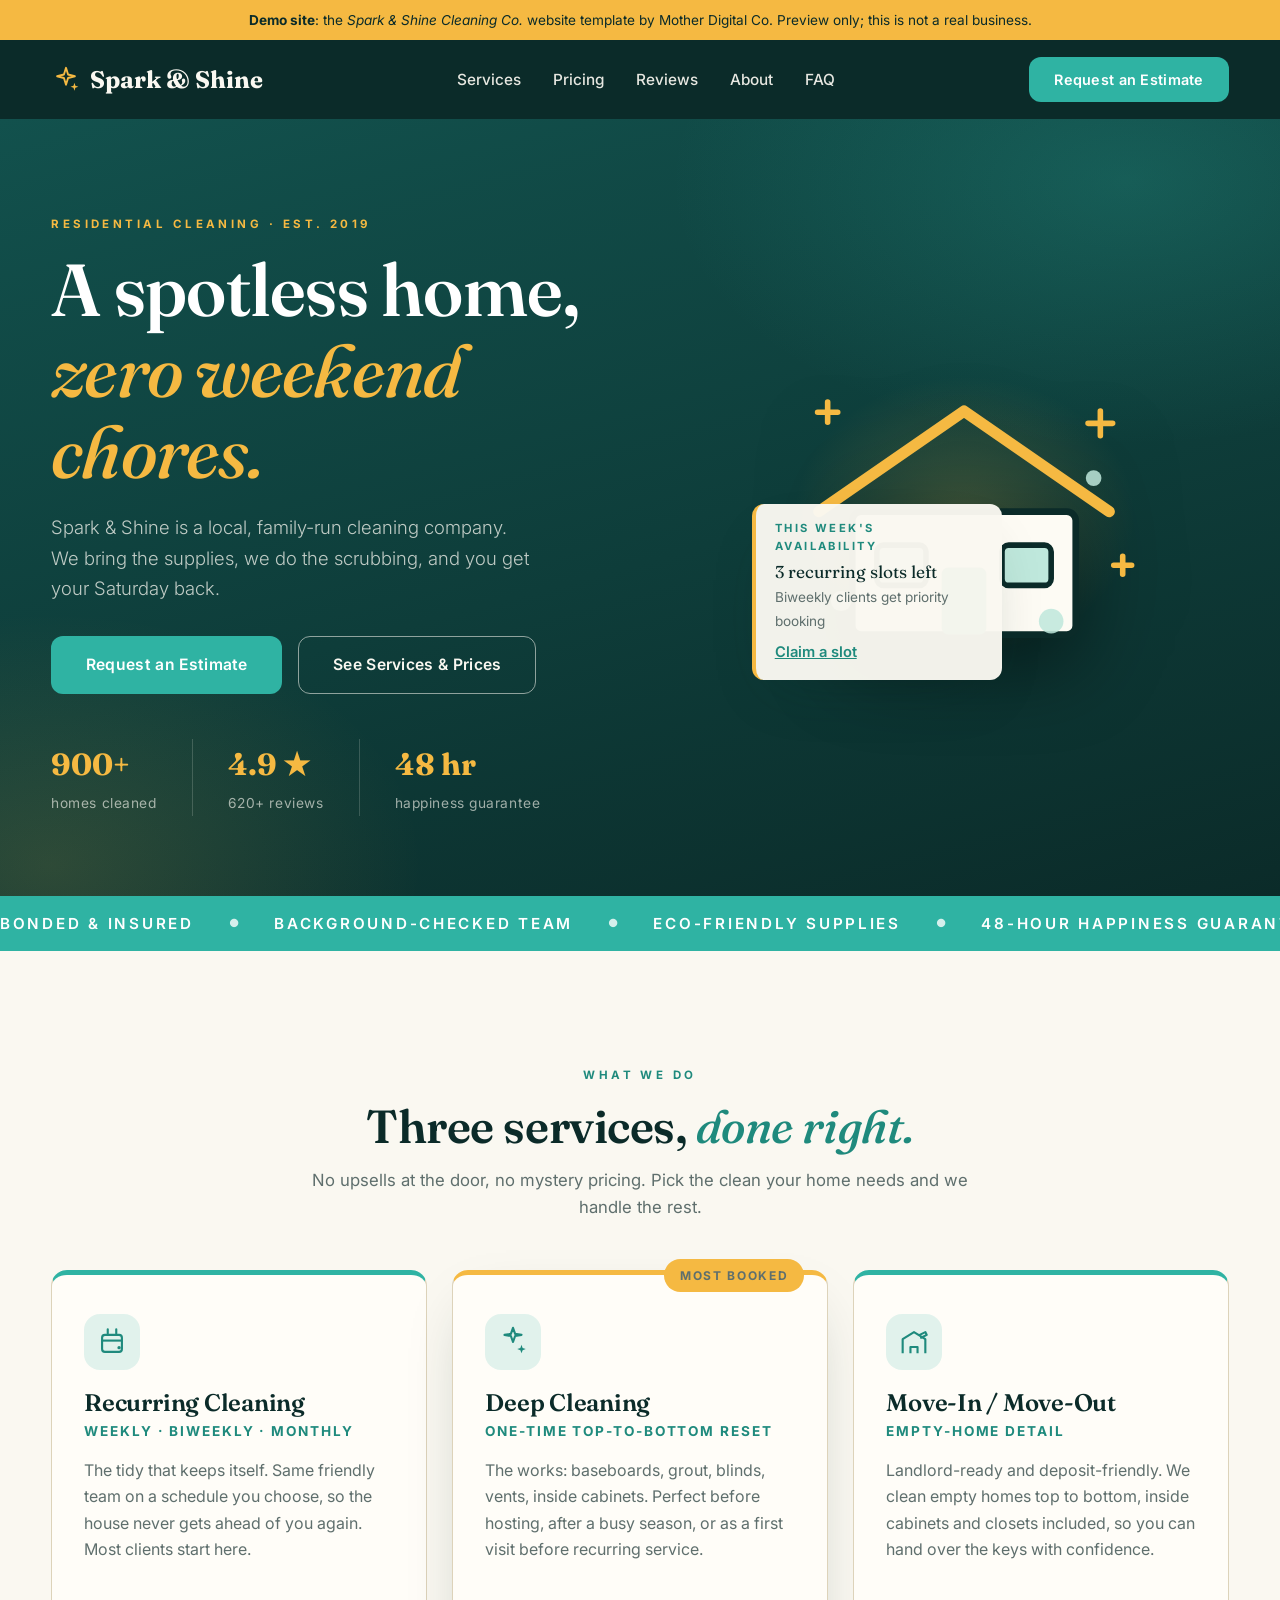
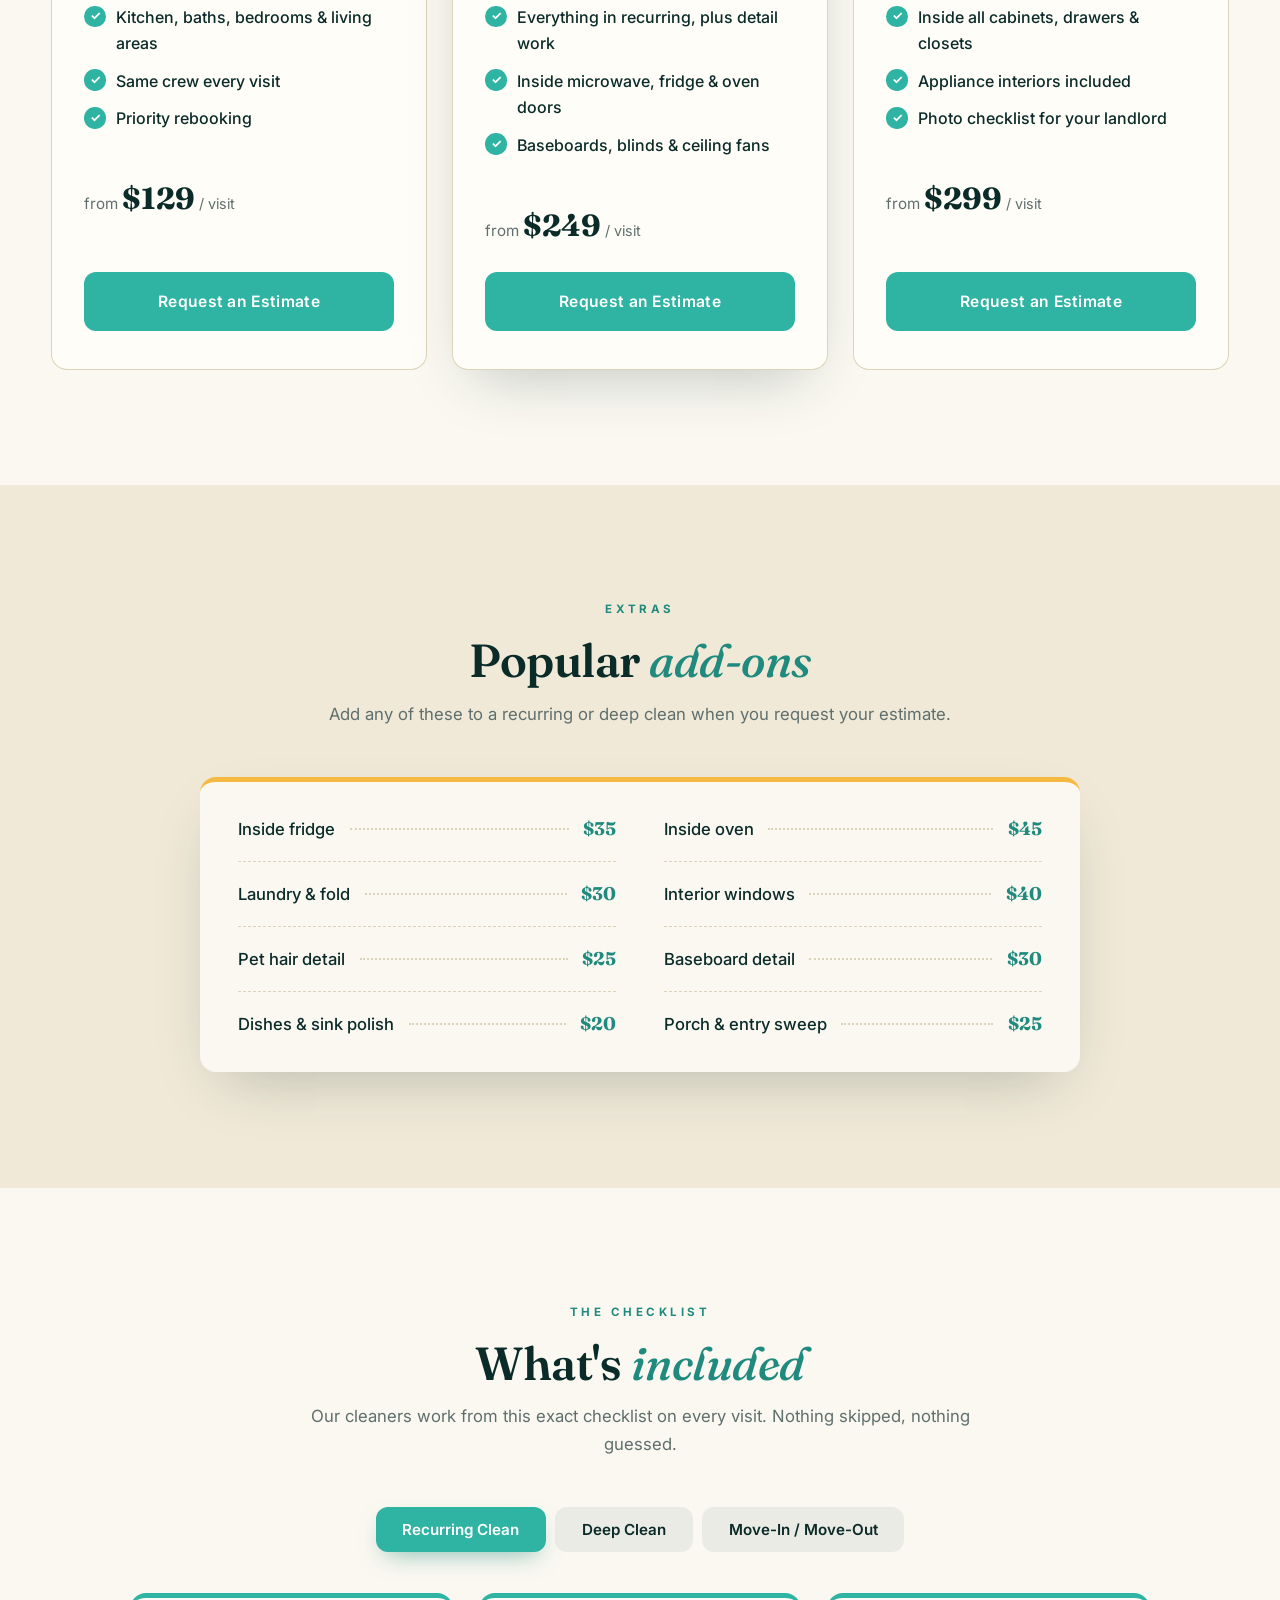
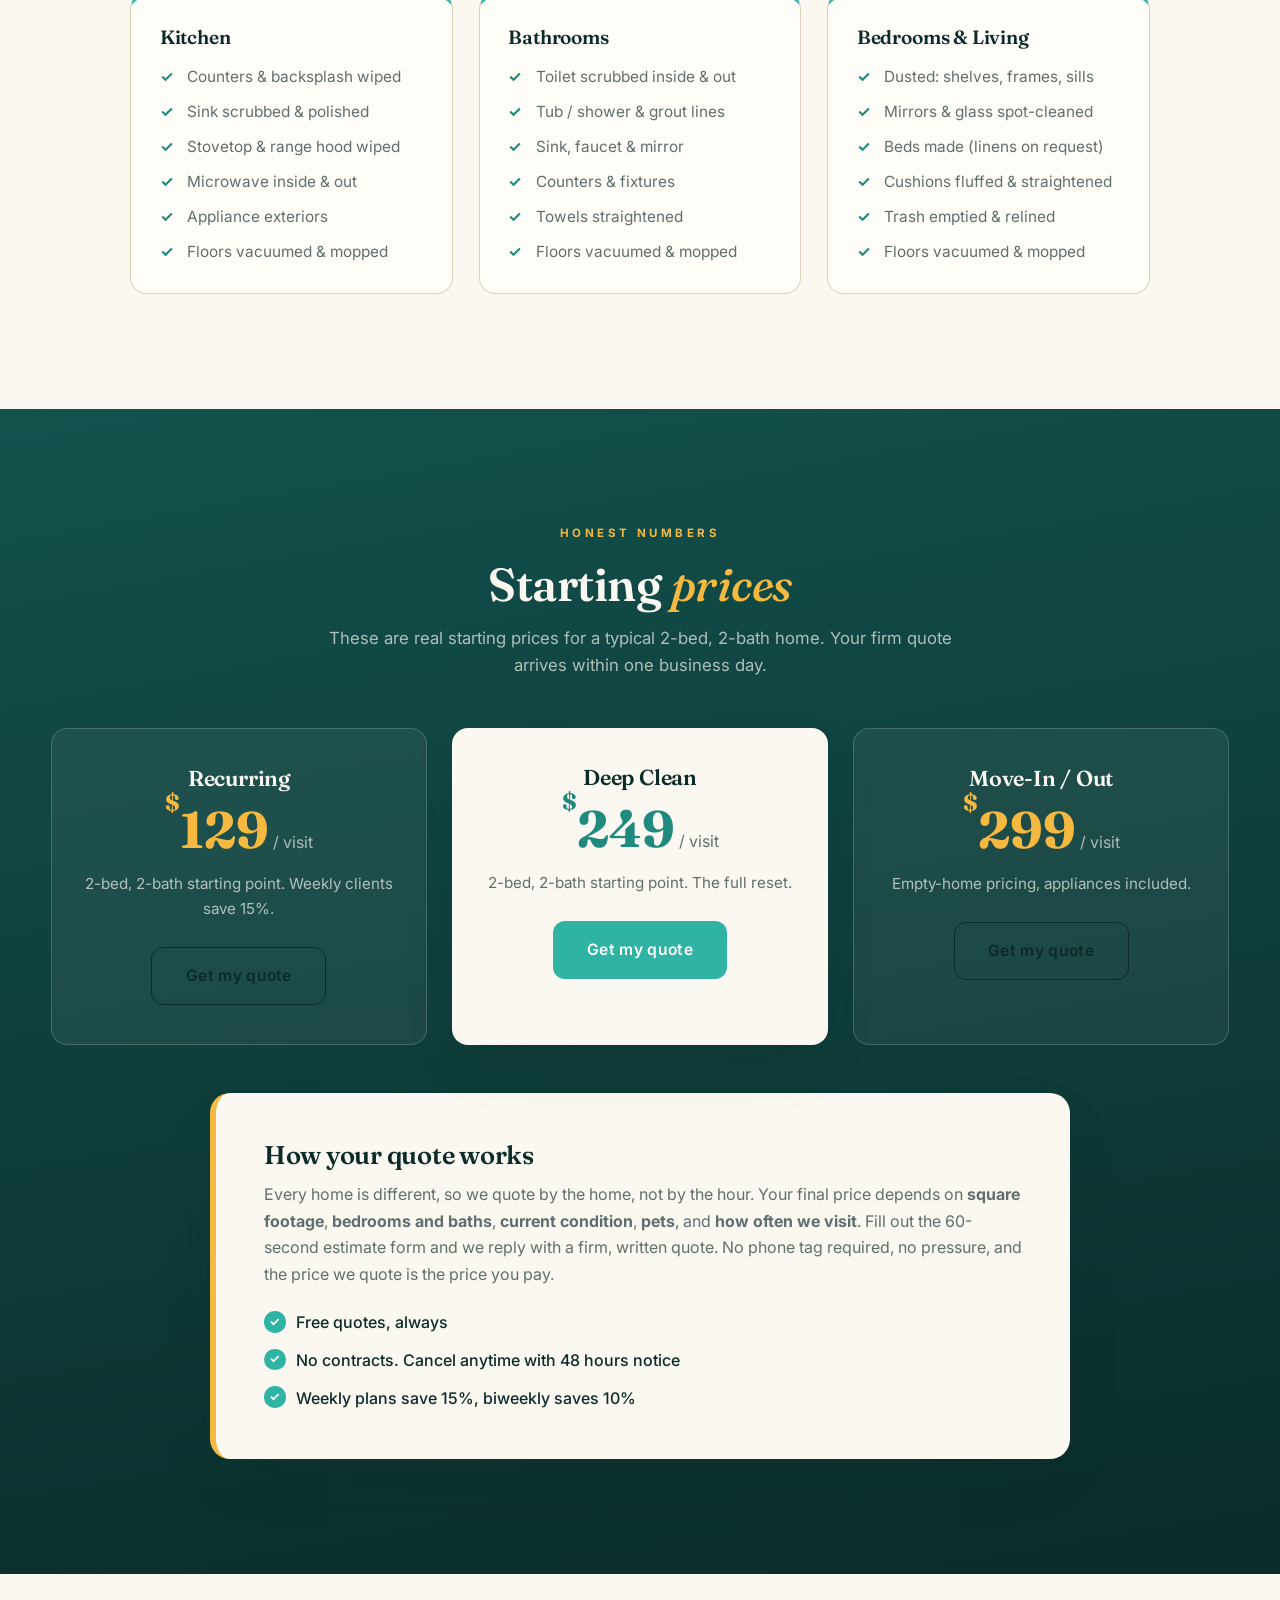
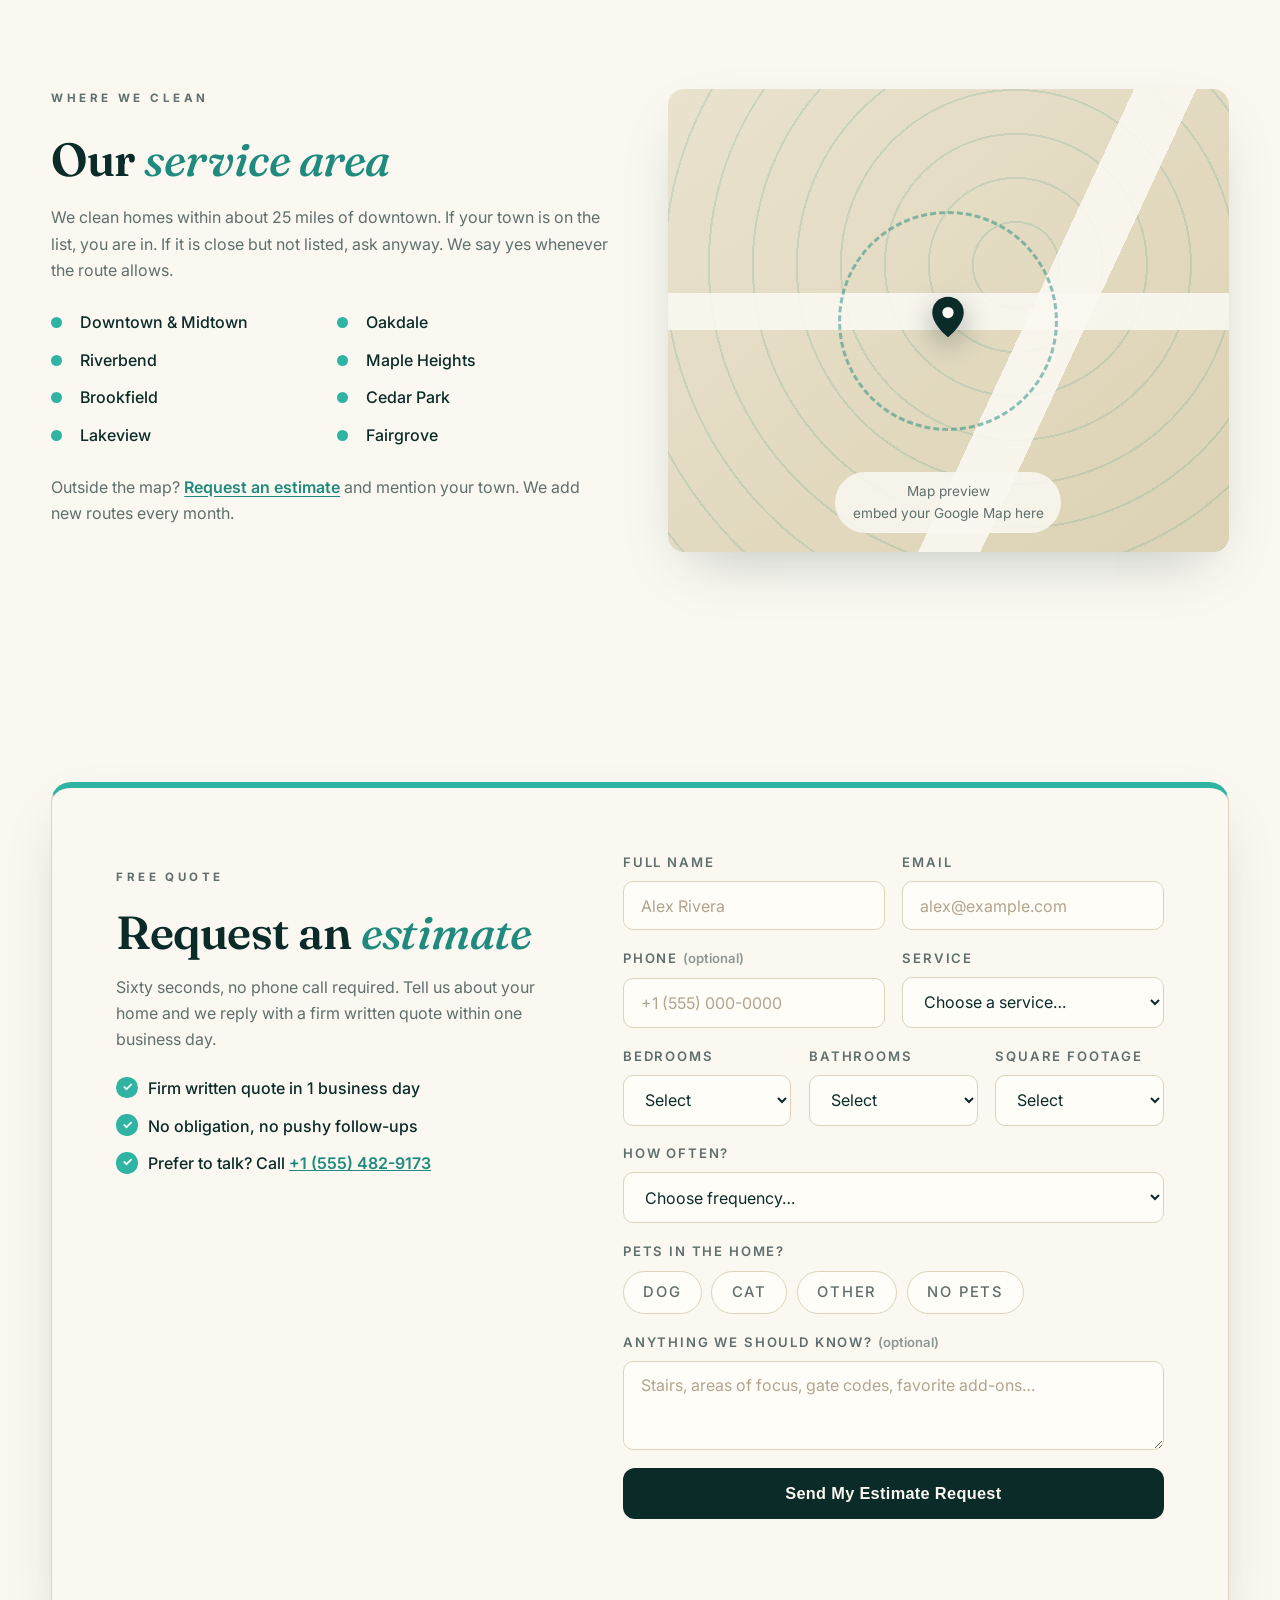
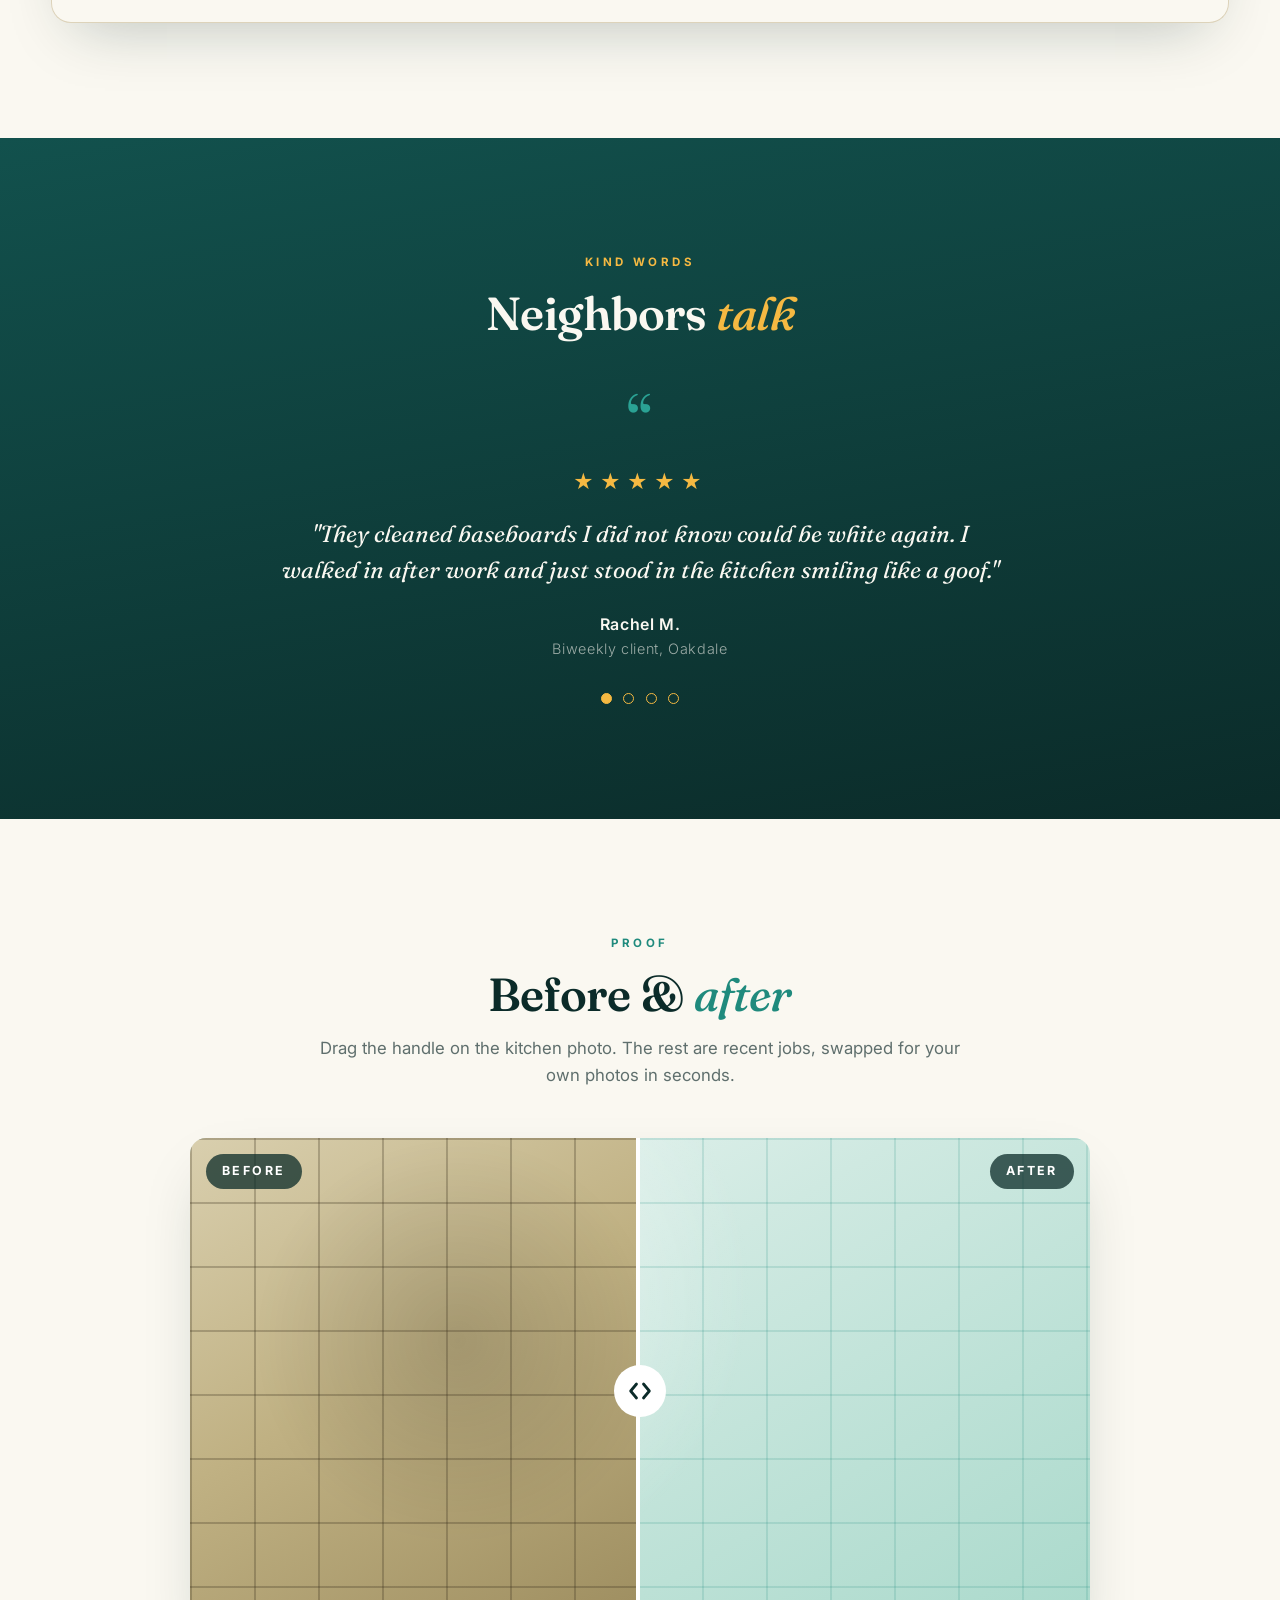
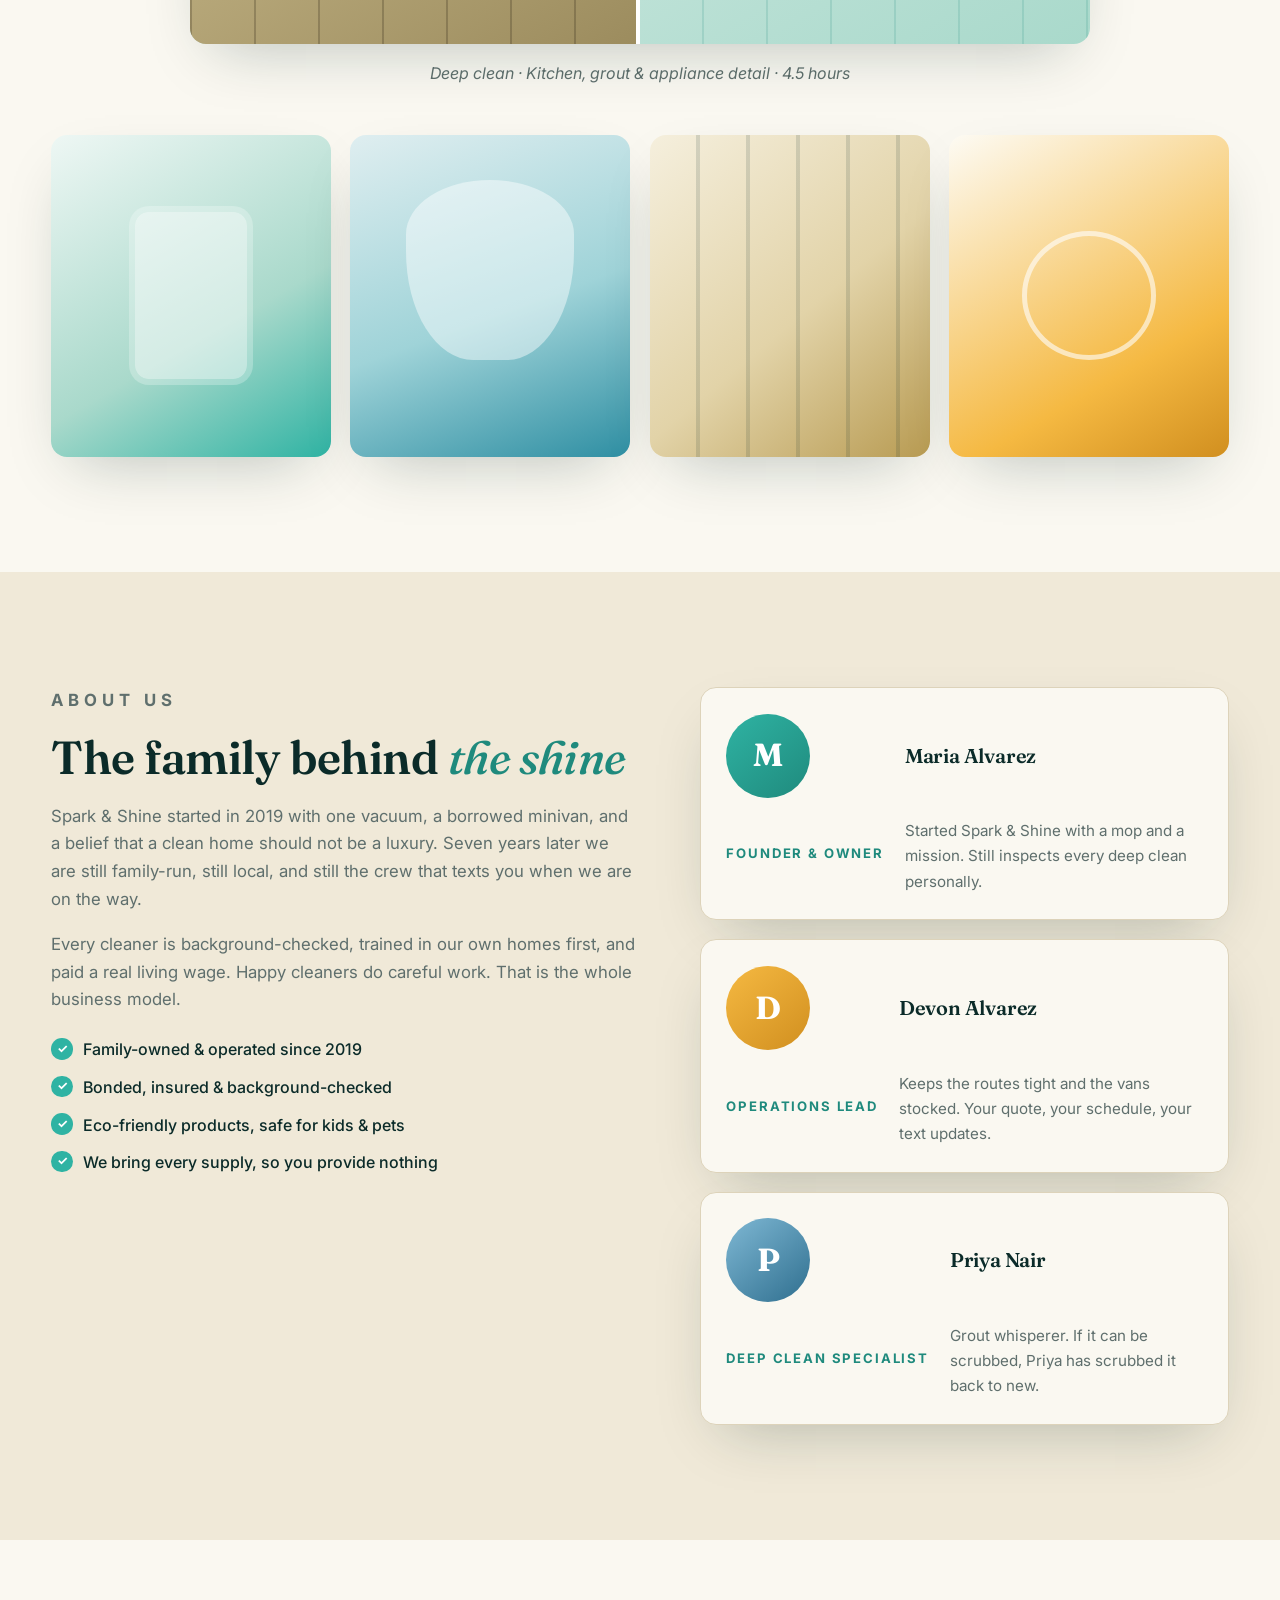
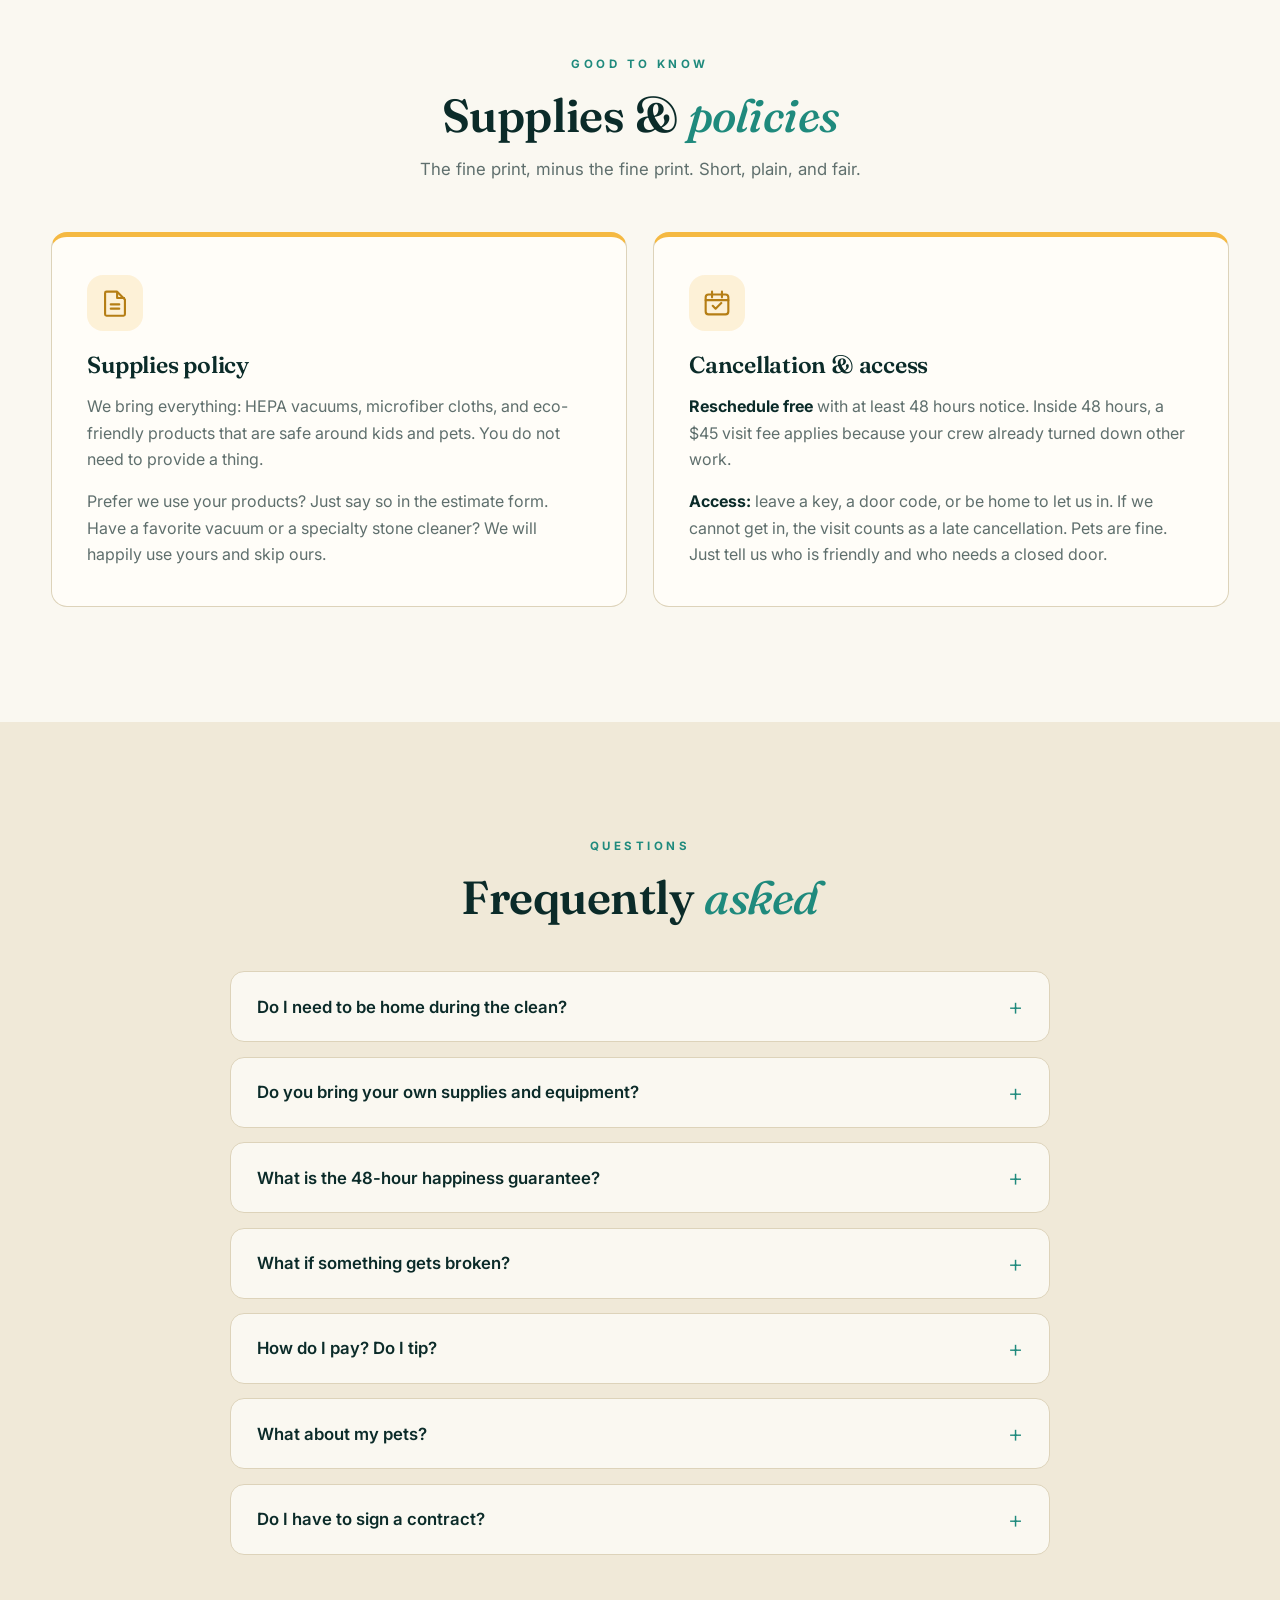
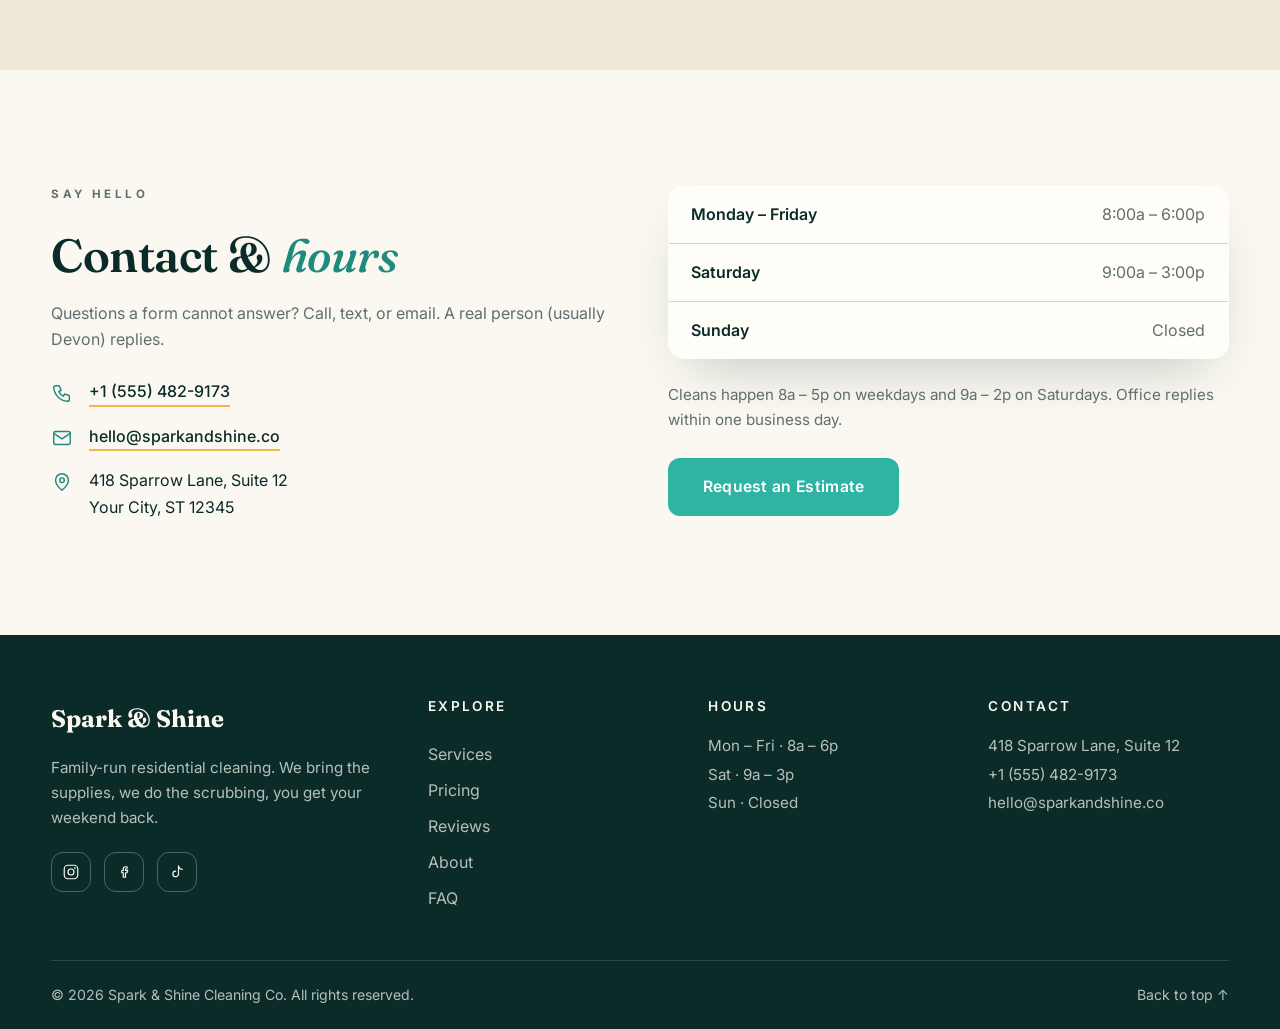
<file: cleaning-company/index.html>
<!DOCTYPE html>
<html lang="en">
<head>
  <meta charset="UTF-8">
  <meta name="viewport" content="width=device-width, initial-scale=1.0">
  <title>Spark &amp; Shine Cleaning Co. | Residential House Cleaning</title>
  <meta name="description" content="Spark & Shine Cleaning Co. for recurring house cleaning, deep cleans, and move-in/move-out service. Request an estimate in 60 seconds.">

  <!-- ============================================================
       ★ SPARK & SHINE TEMPLATE: QUICK CUSTOMIZATION ★
       ------------------------------------------------------------
       1. COMPANY NAME .: search for "Spark & Shine" and replace
       2. PHONE ........: search for "+1 (555) 482-9173"
       3. EMAIL ........: search for "hello@sparkandshine.co"
       4. ADDRESS ......: search for "418 Sparrow Lane"
       5. HOURS ........: edit the "Contact & Hours" section below
       6. SERVICES/PRICE: edit the "Services" and "Pricing" sections
       7. COLORS & FONTS: edit the :root variables in styles.css
       8. ESTIMATE FORM : point the form to Formspree/Basin -
                         see the comment above the <form> tag
       ============================================================ -->

  <link rel="preconnect" href="https://fonts.googleapis.com">
  <link rel="preconnect" href="https://fonts.gstatic.com" crossorigin>
  <link href="https://fonts.googleapis.com/css2?family=Fraunces:ital,opsz,wght@0,9..144,400;0,9..144,500;0,9..144,600;0,9..144,700;1,9..144,400;1,9..144,500&family=Inter:wght@300;400;500;600;700&display=swap" rel="stylesheet">
  <link rel="stylesheet" href="styles.css">
</head>
<body>

  <!-- Demo-only banner. Delete this block on your live business site. -->
  <div class="demo-banner" role="note">
    <strong>Demo site</strong>: the <em>Spark &amp; Shine Cleaning Co.</em> website template by Mother Digital Co. Preview only; this is not a real business.
  </div>

  <!-- ======================= HEADER ======================= -->
  <header class="site-header" id="siteHeader">
    <div class="container header-inner">
      <a href="#top" class="logo" aria-label="Spark and Shine home">
        <svg class="logo-mark" viewBox="0 0 32 32" fill="none" aria-hidden="true">
          <path d="M16 3l2.2 7.1L25.5 12l-7.3 1.9L16 21l-2.2-7.1L6.5 12l7.3-1.9L16 3z" stroke="currentColor" stroke-width="2" stroke-linejoin="round"/>
          <path d="M25 19l1 3.2 3.2 1-3.2 1-1 3.2-1-3.2-3.2-1 3.2-1 1-3.2z" fill="currentColor"/>
        </svg>
        <span>Spark &amp; Shine</span>
      </a>
      <nav class="main-nav" aria-label="Primary">
        <a href="#services">Services</a>
        <a href="#pricing">Pricing</a>
        <a href="#reviews">Reviews</a>
        <a href="#about">About</a>
        <a href="#faq">FAQ</a>
      </nav>
      <div class="header-actions">
        <a class="btn btn-small btn-mint" href="#estimate">Request an Estimate</a>
        <button class="nav-toggle" id="navToggle" aria-label="Open menu" aria-expanded="false">
          <span></span><span></span><span></span>
        </button>
      </div>
    </div>
    <nav class="mobile-nav" id="mobileNav" aria-label="Mobile">
      <a href="#services">Services</a>
      <a href="#pricing">Pricing</a>
      <a href="#reviews">Reviews</a>
      <a href="#about">About</a>
      <a href="#faq">FAQ</a>
      <a class="btn btn-mint" href="#estimate">Request an Estimate</a>
    </nav>
  </header>

  <main id="top">

    <!-- ======================= HERO ======================= -->
    <section class="hero">
      <div class="container hero-grid">
        <div class="hero-copy reveal">
          <p class="eyebrow">Residential Cleaning · Est. 2019</p>
          <h1>A spotless home,<br><em>zero weekend chores.</em></h1>
          <p class="lede">Spark &amp; Shine is a local, family-run cleaning company. We bring the supplies, we do the scrubbing, and you get your Saturday back.</p>
          <div class="hero-ctas">
            <a class="btn btn-mint" href="#estimate">Request an Estimate</a>
            <a class="btn btn-outline" href="#services">See Services &amp; Prices</a>
          </div>
          <ul class="hero-stats">
            <li><strong>900+</strong><span>homes cleaned</span></li>
            <li><strong>4.9 ★</strong><span>620+ reviews</span></li>
            <li><strong>48 hr</strong><span>happiness guarantee</span></li>
          </ul>
        </div>
        <div class="hero-visual reveal" aria-hidden="true">
          <div class="house-stage">
            <div class="house-glow"></div>
            <svg class="house-svg" viewBox="0 0 340 300" fill="none">
              <!-- house -->
              <path d="M40 150 L170 60 L300 150" stroke="#f5b942" stroke-width="10" stroke-linecap="round" stroke-linejoin="round"/>
              <rect x="70" y="150" width="200" height="110" rx="8" fill="#fdfbf4"/>
              <rect x="70" y="150" width="200" height="110" rx="8" stroke="#0b2b29" stroke-width="6"/>
              <rect x="150" y="200" width="40" height="60" rx="6" fill="#26917a"/>
              <rect x="92" y="180" width="44" height="36" rx="6" fill="#bfe8dc" stroke="#0b2b29" stroke-width="5"/>
              <rect x="204" y="180" width="44" height="36" rx="6" fill="#bfe8dc" stroke="#0b2b29" stroke-width="5"/>
              <!-- sparkles -->
              <g stroke="#f5b942" stroke-width="5" stroke-linecap="round">
                <path class="spk spk-1" d="M292 60 l0 22 M281 71 l22 0"/>
                <path class="spk spk-2" d="M48 52 l0 18 M39 61 l18 0"/>
                <path class="spk spk-3" d="M312 190 l0 16 M304 198 l16 0"/>
              </g>
              <!-- bubbles -->
              <g fill="#bfe8dc" opacity="0.85">
                <circle class="bub bub-1" cx="60" cy="230" r="9"/>
                <circle class="bub bub-2" cx="286" cy="120" r="7"/>
                <circle class="bub bub-3" cx="248" cy="248" r="11"/>
              </g>
            </svg>
            <div class="house-card">
              <p class="house-card-title">This week's availability</p>
              <p class="house-card-text">3 recurring slots left<br><span>Biweekly clients get priority booking</span></p>
              <a href="#estimate" class="house-card-link">Claim a slot</a>
            </div>
          </div>
        </div>
      </div>
    </section>

    <!-- ======================= MARQUEE ======================= -->
    <div class="marquee" aria-hidden="true">
      <div class="marquee-track">
        <span>Bonded &amp; Insured</span><i>●</i><span>Background-Checked Team</span><i>●</i><span>Eco-Friendly Supplies</span><i>●</i><span>48-Hour Happiness Guarantee</span><i>●</i><span>Pet-Friendly Products</span><i>●</i><span>No Contracts</span><i>●</i>
        <span>Bonded &amp; Insured</span><i>●</i><span>Background-Checked Team</span><i>●</i><span>Eco-Friendly Supplies</span><i>●</i><span>48-Hour Happiness Guarantee</span><i>●</i><span>Pet-Friendly Products</span><i>●</i><span>No Contracts</span><i>●</i>
      </div>
    </div>

    <!-- ======================= SERVICES ======================= -->
    <section class="section services" id="services">
      <div class="container">
        <div class="section-head reveal">
          <p class="eyebrow">What We Do</p>
          <h2>Three services, <em>done right.</em></h2>
          <p class="section-sub">No upsells at the door, no mystery pricing. Pick the clean your home needs and we handle the rest.</p>
        </div>
        <div class="services-grid reveal">
          <article class="service-card">
            <div class="service-icon" aria-hidden="true">
              <svg viewBox="0 0 48 48" fill="none"><rect x="10" y="14" width="28" height="24" rx="4" stroke="currentColor" stroke-width="3"/><path d="M10 22h28" stroke="currentColor" stroke-width="3"/><path d="M18 6v6M30 6v6" stroke="currentColor" stroke-width="3" stroke-linecap="round"/><circle cx="34" cy="32" r="2.4" fill="currentColor"/></svg>
            </div>
            <h3>Recurring Cleaning</h3>
            <p class="service-tag">Weekly · Biweekly · Monthly</p>
            <p>The tidy that keeps itself. Same friendly team on a schedule you choose, so the house never gets ahead of you again. Most clients start here.</p>
            <ul class="check-list">
              <li>Kitchen, baths, bedrooms &amp; living areas</li>
              <li>Same crew every visit</li>
              <li>Priority rebooking</li>
            </ul>
            <p class="service-price">from <strong>$129</strong> <span>/ visit</span></p>
            <a class="btn btn-mint" href="#estimate">Request an Estimate</a>
          </article>
          <article class="service-card featured">
            <p class="card-flag">Most booked</p>
            <div class="service-icon" aria-hidden="true">
              <svg viewBox="0 0 48 48" fill="none"><path d="M24 4l3 8.5L36 14l-9 1.5L24 24l-3-8.5L12 14l9-1.5L24 4z" stroke="currentColor" stroke-width="3" stroke-linejoin="round"/><path d="M36 28l1.6 4.4L42 34l-4.4 1.6L36 40l-1.6-4.4L30 34l4.4-1.6L36 28z" fill="currentColor"/></svg>
            </div>
            <h3>Deep Cleaning</h3>
            <p class="service-tag">One-time top-to-bottom reset</p>
            <p>The works: baseboards, grout, blinds, vents, inside cabinets. Perfect before hosting, after a busy season, or as a first visit before recurring service.</p>
            <ul class="check-list">
              <li>Everything in recurring, plus detail work</li>
              <li>Inside microwave, fridge &amp; oven doors</li>
              <li>Baseboards, blinds &amp; ceiling fans</li>
            </ul>
            <p class="service-price">from <strong>$249</strong> <span>/ visit</span></p>
            <a class="btn btn-mint" href="#estimate">Request an Estimate</a>
          </article>
          <article class="service-card">
            <div class="service-icon" aria-hidden="true">
              <svg viewBox="0 0 48 48" fill="none"><path d="M8 40V20l16-10 16 10v20" stroke="currentColor" stroke-width="3" stroke-linejoin="round"/><path d="M19 40v-9h10v9" stroke="currentColor" stroke-width="3" stroke-linejoin="round"/><path d="M32 14l8-4 2 4-8 4" stroke="currentColor" stroke-width="3" stroke-linecap="round" stroke-linejoin="round"/></svg>
            </div>
            <h3>Move-In / Move-Out</h3>
            <p class="service-tag">Empty-home detail</p>
            <p>Landlord-ready and deposit-friendly. We clean empty homes top to bottom, inside cabinets and closets included, so you can hand over the keys with confidence.</p>
            <ul class="check-list">
              <li>Inside all cabinets, drawers &amp; closets</li>
              <li>Appliance interiors included</li>
              <li>Photo checklist for your landlord</li>
            </ul>
            <p class="service-price">from <strong>$299</strong> <span>/ visit</span></p>
            <a class="btn btn-mint" href="#estimate">Request an Estimate</a>
          </article>
        </div>
      </div>
    </section>

    <!-- ======================= ADD-ONS ======================= -->
    <section class="section addons" id="addons">
      <div class="container">
        <div class="section-head reveal">
          <p class="eyebrow">Extras</p>
          <h2>Popular <em>add-ons</em></h2>
          <p class="section-sub">Add any of these to a recurring or deep clean when you request your estimate.</p>
        </div>
        <ul class="addon-grid reveal">
          <li><span class="addon-name">Inside fridge</span><span class="addon-dots"></span><span class="addon-price">$35</span></li>
          <li><span class="addon-name">Inside oven</span><span class="addon-dots"></span><span class="addon-price">$45</span></li>
          <li><span class="addon-name">Laundry &amp; fold</span><span class="addon-dots"></span><span class="addon-price">$30</span></li>
          <li><span class="addon-name">Interior windows</span><span class="addon-dots"></span><span class="addon-price">$40</span></li>
          <li><span class="addon-name">Pet hair detail</span><span class="addon-dots"></span><span class="addon-price">$25</span></li>
          <li><span class="addon-name">Baseboard detail</span><span class="addon-dots"></span><span class="addon-price">$30</span></li>
          <li><span class="addon-name">Dishes &amp; sink polish</span><span class="addon-dots"></span><span class="addon-price">$20</span></li>
          <li><span class="addon-name">Porch &amp; entry sweep</span><span class="addon-dots"></span><span class="addon-price">$25</span></li>
        </ul>
      </div>
    </section>

    <!-- ======================= WHAT'S INCLUDED ======================= -->
    <section class="section included" id="included">
      <div class="container">
        <div class="section-head reveal">
          <p class="eyebrow">The Checklist</p>
          <h2>What's <em>included</em></h2>
          <p class="section-sub">Our cleaners work from this exact checklist on every visit. Nothing skipped, nothing guessed.</p>
        </div>
        <div class="tabs reveal" role="tablist" aria-label="Service checklists">
          <button class="tab active" role="tab" aria-selected="true" data-tab="recurring">Recurring Clean</button>
          <button class="tab" role="tab" aria-selected="false" data-tab="deep">Deep Clean</button>
          <button class="tab" role="tab" aria-selected="false" data-tab="move">Move-In / Move-Out</button>
        </div>
        <div class="tab-panels reveal">
          <div class="tab-panel active" id="panel-recurring" role="tabpanel">
            <div class="checklist-grid">
              <div class="checklist-room">
                <h4>Kitchen</h4>
                <ul><li>Counters &amp; backsplash wiped</li><li>Sink scrubbed &amp; polished</li><li>Stovetop &amp; range hood wiped</li><li>Microwave inside &amp; out</li><li>Appliance exteriors</li><li>Floors vacuumed &amp; mopped</li></ul>
              </div>
              <div class="checklist-room">
                <h4>Bathrooms</h4>
                <ul><li>Toilet scrubbed inside &amp; out</li><li>Tub / shower &amp; grout lines</li><li>Sink, faucet &amp; mirror</li><li>Counters &amp; fixtures</li><li>Towels straightened</li><li>Floors vacuumed &amp; mopped</li></ul>
              </div>
              <div class="checklist-room">
                <h4>Bedrooms &amp; Living</h4>
                <ul><li>Dusted: shelves, frames, sills</li><li>Mirrors &amp; glass spot-cleaned</li><li>Beds made (linens on request)</li><li>Cushions fluffed &amp; straightened</li><li>Trash emptied &amp; relined</li><li>Floors vacuumed &amp; mopped</li></ul>
              </div>
            </div>
          </div>
          <div class="tab-panel" id="panel-deep" role="tabpanel">
            <div class="checklist-grid">
              <div class="checklist-room">
                <h4>Everything in Recurring, plus:</h4>
                <ul><li>Baseboards hand-wiped</li><li>Blinds &amp; shutters dusted</li><li>Ceiling fans &amp; light fixtures</li><li>Window sills &amp; tracks</li><li>Door frames &amp; switch plates</li><li>Cabinet fronts degreased</li></ul>
              </div>
              <div class="checklist-room">
                <h4>Kitchen Detail</h4>
                <ul><li>Inside microwave &amp; fridge door seals</li><li>Oven door glass</li><li>Range hood filter wipe</li><li>Backsplash grout scrub</li><li>Pantry shelf wipe-down</li><li>Trash can sanitized</li></ul>
              </div>
              <div class="checklist-room">
                <h4>Bath Detail</h4>
                <ul><li>Grout scrub, tub &amp; tile</li><li>Shower door descale</li><li>Behind toilet detail</li><li>Exhaust fan dusted</li><li>Medicine cabinet fronts</li><li>Caulk lines brightened</li></ul>
              </div>
            </div>
            <p class="panel-note">Deep cleans take 2 to 3 times longer than a recurring visit. Plan for a half day.</p>
          </div>
          <div class="tab-panel" id="panel-move" role="tabpanel">
            <div class="checklist-grid">
              <div class="checklist-room">
                <h4>Empty-Home Detail</h4>
                <ul><li>Inside all cabinets &amp; drawers</li><li>Closet shelves &amp; rods</li><li>All baseboards &amp; trim</li><li>Light fixtures &amp; fans</li><li>All windows, sills &amp; tracks</li><li>Walls spot-cleaned</li></ul>
              </div>
              <div class="checklist-room">
                <h4>Appliances</h4>
                <ul><li>Fridge interior &amp; drawers</li><li>Oven interior &amp; racks</li><li>Dishwasher face &amp; edges</li><li>Washer / dryer wipe-down</li></ul>
              </div>
              <div class="checklist-room">
                <h4>Handover Ready</h4>
                <ul><li>Photo checklist for your landlord</li><li>Floors vacuumed &amp; mopped last</li><li>Trash removed from property</li><li>Final walkthrough with you or your agent</li></ul>
              </div>
            </div>
            <p class="panel-note">Homes must be fully empty (or empty of the rooms we clean) on service day.</p>
          </div>
        </div>
      </div>
    </section>

    <!-- ======================= PRICING ======================= -->
    <section class="section pricing" id="pricing">
      <div class="container">
        <div class="section-head reveal">
          <p class="eyebrow">Honest Numbers</p>
          <h2>Starting <em>prices</em></h2>
          <p class="section-sub">These are real starting prices for a typical 2-bed, 2-bath home. Your firm quote arrives within one business day.</p>
        </div>
        <div class="price-grid reveal">
          <article class="price-card">
            <h3>Recurring</h3>
            <p class="big-price"><sup>$</sup>129<span> / visit</span></p>
            <p class="price-note">2-bed, 2-bath starting point. Weekly clients save 15%.</p>
            <a class="btn btn-outline-dark" href="#estimate">Get my quote</a>
          </article>
          <article class="price-card highlight">
            <h3>Deep Clean</h3>
            <p class="big-price"><sup>$</sup>249<span> / visit</span></p>
            <p class="price-note">2-bed, 2-bath starting point. The full reset.</p>
            <a class="btn btn-mint" href="#estimate">Get my quote</a>
          </article>
          <article class="price-card">
            <h3>Move-In / Out</h3>
            <p class="big-price"><sup>$</sup>299<span> / visit</span></p>
            <p class="price-note">Empty-home pricing, appliances included.</p>
            <a class="btn btn-outline-dark" href="#estimate">Get my quote</a>
          </article>
        </div>
        <div class="quote-explainer reveal">
          <h3>How your quote works</h3>
          <p>Every home is different, so we quote by the home, not by the hour. Your final price depends on <strong>square footage</strong>, <strong>bedrooms and baths</strong>, <strong>current condition</strong>, <strong>pets</strong>, and <strong>how often we visit</strong>. Fill out the 60-second estimate form and we reply with a firm, written quote. No phone tag required, no pressure, and the price we quote is the price you pay.</p>
          <ul class="check-list">
            <li>Free quotes, always</li>
            <li>No contracts. Cancel anytime with 48 hours notice</li>
            <li>Weekly plans save 15%, biweekly saves 10%</li>
          </ul>
        </div>
      </div>
    </section>

    <!-- ======================= SERVICE AREA ======================= -->
    <section class="section area" id="area">
      <div class="container area-grid">
        <div class="area-info reveal">
          <p class="eyebrow">Where We Clean</p>
          <h2>Our <em>service area</em></h2>
          <p>We clean homes within about 25 miles of downtown. If your town is on the list, you are in. If it is close but not listed, ask anyway. We say yes whenever the route allows.</p>
          <ul class="town-list">
            <li>Downtown &amp; Midtown</li>
            <li>Oakdale</li>
            <li>Riverbend</li>
            <li>Maple Heights</li>
            <li>Brookfield</li>
            <li>Cedar Park</li>
            <li>Lakeview</li>
            <li>Fairgrove</li>
          </ul>
          <p class="area-note">Outside the map? <a href="#estimate" class="inline-link">Request an estimate</a> and mention your town. We add new routes every month.</p>
        </div>
        <div class="area-map reveal" aria-hidden="true">
          <!-- TO EMBED A REAL MAP: replace this div with your Google Maps embed:
               <iframe src="https://www.google.com/maps/embed?..." ...></iframe> -->
          <div class="map-faux">
            <div class="map-ring"></div>
            <div class="map-pin">
              <svg viewBox="0 0 24 24" fill="none"><path d="M12 21s-7-5.5-7-11a7 7 0 1 1 14 0c0 5.5-7 11-7 11z" fill="#0b2b29"/><circle cx="12" cy="10" r="2.5" fill="#faf8f1"/></svg>
            </div>
            <p>Map preview<br>embed your Google Map here</p>
          </div>
        </div>
      </div>
    </section>

    <!-- ======================= ESTIMATE FORM ======================= -->
    <section class="section estimate" id="estimate">
      <div class="container estimate-card reveal">
        <div class="estimate-copy">
          <p class="eyebrow">Free Quote</p>
          <h2>Request an <em>estimate</em></h2>
          <p>Sixty seconds, no phone call required. Tell us about your home and we reply with a firm written quote within one business day.</p>
          <ul class="check-list">
            <li>Firm written quote in 1 business day</li>
            <li>No obligation, no pushy follow-ups</li>
            <li>Prefer to talk? Call <a href="tel:+15554829173">+1 (555) 482-9173</a></li>
          </ul>
        </div>
        <!-- TO MAKE THIS FORM SEND EMAIL: create a free form endpoint at
             https://formspree.io or https://usebasin.com, then change the
             <form> tag to: <form action="https://formspree.io/f/YOUR_ID" method="POST"> -->
        <form class="estimate-form" id="estimateForm" novalidate>
          <div class="field-row">
            <div class="field">
              <label for="eName">Full name</label>
              <input id="eName" name="name" type="text" placeholder="Alex Rivera" required>
            </div>
            <div class="field">
              <label for="eEmail">Email</label>
              <input id="eEmail" name="email" type="email" placeholder="alex@example.com" required>
            </div>
          </div>
          <div class="field-row">
            <div class="field">
              <label for="ePhone">Phone <span class="opt">(optional)</span></label>
              <input id="ePhone" name="phone" type="tel" placeholder="+1 (555) 000-0000">
            </div>
            <div class="field">
              <label for="eService">Service</label>
              <select id="eService" name="service" required>
                <option value="" disabled selected>Choose a service…</option>
                <option>Recurring cleaning</option>
                <option>Deep cleaning</option>
                <option>Move-in / move-out</option>
                <option>Not sure yet</option>
              </select>
            </div>
          </div>
          <div class="field-row cols-3">
            <div class="field">
              <label for="eBeds">Bedrooms</label>
              <select id="eBeds" name="bedrooms" required>
                <option value="" disabled selected>Select</option>
                <option>Studio</option><option>1</option><option>2</option>
                <option>3</option><option>4</option><option>5+</option>
              </select>
            </div>
            <div class="field">
              <label for="eBaths">Bathrooms</label>
              <select id="eBaths" name="bathrooms" required>
                <option value="" disabled selected>Select</option>
                <option>1</option><option>1.5</option><option>2</option>
                <option>2.5</option><option>3</option><option>4+</option>
              </select>
            </div>
            <div class="field">
              <label for="eSqft">Square footage</label>
              <select id="eSqft" name="sqft" required>
                <option value="" disabled selected>Select</option>
                <option>Under 1,000</option><option>1,000 – 1,500</option>
                <option>1,500 – 2,000</option><option>2,000 – 2,500</option>
                <option>2,500+</option>
              </select>
            </div>
          </div>
          <div class="field">
            <label for="eFreq">How often?</label>
            <select id="eFreq" name="frequency" required>
              <option value="" disabled selected>Choose frequency…</option>
              <option>One-time clean</option>
              <option>Weekly (save 15%)</option>
              <option>Biweekly (save 10%)</option>
              <option>Monthly</option>
            </select>
          </div>
          <fieldset class="field pets">
            <legend>Pets in the home?</legend>
            <label class="chip"><input type="checkbox" name="pets" value="dog"> <span>Dog</span></label>
            <label class="chip"><input type="checkbox" name="pets" value="cat"> <span>Cat</span></label>
            <label class="chip"><input type="checkbox" name="pets" value="other"> <span>Other</span></label>
            <label class="chip"><input type="checkbox" name="pets" value="none"> <span>No pets</span></label>
          </fieldset>
          <div class="field">
            <label for="eNotes">Anything we should know? <span class="opt">(optional)</span></label>
            <textarea id="eNotes" name="notes" rows="3" placeholder="Stairs, areas of focus, gate codes, favorite add-ons…"></textarea>
          </div>
          <button class="btn btn-pine" type="submit">Send My Estimate Request</button>
          <p class="form-msg" id="estimateMsg" role="status"></p>
        </form>
      </div>
    </section>

    <!-- ======================= REVIEWS ======================= -->
    <section class="section reviews" id="reviews">
      <div class="container">
        <div class="section-head reveal">
          <p class="eyebrow">Kind Words</p>
          <h2>Neighbors <em>talk</em></h2>
        </div>
        <div class="slider reveal" id="reviewSlider">
          <div class="slides">
            <blockquote class="slide active">
              <div class="stars" aria-label="5 out of 5 stars">★★★★★</div>
              <p>"They cleaned baseboards I did not know could be white again. I walked in after work and just stood in the kitchen smiling like a goof."</p>
              <footer>Rachel M. <span>Biweekly client, Oakdale</span></footer>
            </blockquote>
            <blockquote class="slide">
              <div class="stars" aria-label="5 out of 5 stars">★★★★★</div>
              <p>"Same two cleaners every time, they remember the dog's name, and the quote they emailed was the exact price on the invoice. Rare these days."</p>
              <footer>Devon K. <span>Weekly client, Riverbend</span></footer>
            </blockquote>
            <blockquote class="slide">
              <div class="stars" aria-label="5 out of 5 stars">★★★★★</div>
              <p>"Booked the move-out clean when our landlord was being picky. We got the full deposit back and the photo checklist made it painless."</p>
              <footer>Priya S. <span>Move-out clean, Maple Heights</span></footer>
            </blockquote>
            <blockquote class="slide">
              <div class="stars" aria-label="5 out of 5 stars">★★★★★</div>
              <p>"Two kids, one husky, zero free time. The biweekly reset is the single best money I spend. Worth every penny and then some."</p>
              <footer>Marcus T. <span>Biweekly client, Brookfield</span></footer>
            </blockquote>
          </div>
          <div class="slider-dots" role="tablist" aria-label="Choose review">
            <button class="dot active" data-slide="0" aria-label="Review 1"></button>
            <button class="dot" data-slide="1" aria-label="Review 2"></button>
            <button class="dot" data-slide="2" aria-label="Review 3"></button>
            <button class="dot" data-slide="3" aria-label="Review 4"></button>
          </div>
        </div>
      </div>
    </section>

    <!-- ======================= BEFORE / AFTER ======================= -->
    <section class="section gallery" id="gallery">
      <div class="container">
        <div class="section-head reveal">
          <p class="eyebrow">Proof</p>
          <h2>Before &amp; <em>after</em></h2>
          <p class="section-sub">Drag the handle on the kitchen photo. The rest are recent jobs, swapped for your own photos in seconds.</p>
        </div>
        <div class="ba-wrap reveal">
          <div class="ba-slider" id="baSlider" aria-label="Before and after comparison slider">
            <div class="ba-after" aria-hidden="true"></div>
            <div class="ba-before" id="baBefore" aria-hidden="true"><span class="ba-label ba-label-before">Before</span></div>
            <span class="ba-label ba-label-after">After</span>
            <button class="ba-handle" id="baHandle" aria-label="Drag to compare before and after">
              <svg viewBox="0 0 24 24" fill="none" aria-hidden="true"><path d="M9 6l-5 6 5 6M15 6l5 6-5 6" stroke="currentColor" stroke-width="2.4" stroke-linecap="round" stroke-linejoin="round"/></svg>
            </button>
          </div>
          <p class="ba-caption">Deep clean · Kitchen, grout &amp; appliance detail · 4.5 hours</p>
        </div>
        <div class="gallery-grid reveal">
          <figure class="g-tile g-1"><figcaption>Living Room Reset</figcaption></figure>
          <figure class="g-tile g-2"><figcaption>Bathroom Detail</figcaption></figure>
          <figure class="g-tile g-3"><figcaption>Move-Out Ready</figcaption></figure>
          <figure class="g-tile g-4"><figcaption>Kitchen Shine</figcaption></figure>
        </div>
        <!-- TIP: replace the gradient tiles above with your own photos:
             <figure class="g-tile"><img src="images/job-1.jpg" alt="..."><figcaption>...</figcaption></figure> -->
      </div>
    </section>

    <!-- ======================= ABOUT / TEAM ======================= -->
    <section class="section about" id="about">
      <div class="container about-grid">
        <div class="about-copy reveal">
          <p class="eyebrow">About Us</p>
          <h2>The family behind <em>the shine</em></h2>
          <p>Spark &amp; Shine started in 2019 with one vacuum, a borrowed minivan, and a belief that a clean home should not be a luxury. Seven years later we are still family-run, still local, and still the crew that texts you when we are on the way.</p>
          <p>Every cleaner is background-checked, trained in our own homes first, and paid a real living wage. Happy cleaners do careful work. That is the whole business model.</p>
          <ul class="check-list">
            <li>Family-owned &amp; operated since 2019</li>
            <li>Bonded, insured &amp; background-checked</li>
            <li>Eco-friendly products, safe for kids &amp; pets</li>
            <li>We bring every supply, so you provide nothing</li>
          </ul>
        </div>
        <div class="team reveal">
          <article class="team-card">
            <div class="avatar a-1" aria-hidden="true"><span>M</span></div>
            <h3>Maria Alvarez</h3>
            <p class="team-role">Founder &amp; Owner</p>
            <p>Started Spark &amp; Shine with a mop and a mission. Still inspects every deep clean personally.</p>
          </article>
          <article class="team-card">
            <div class="avatar a-2" aria-hidden="true"><span>D</span></div>
            <h3>Devon Alvarez</h3>
            <p class="team-role">Operations Lead</p>
            <p>Keeps the routes tight and the vans stocked. Your quote, your schedule, your text updates.</p>
          </article>
          <article class="team-card">
            <div class="avatar a-3" aria-hidden="true"><span>P</span></div>
            <h3>Priya Nair</h3>
            <p class="team-role">Deep Clean Specialist</p>
            <p>Grout whisperer. If it can be scrubbed, Priya has scrubbed it back to new.</p>
          </article>
        </div>
      </div>
    </section>

    <!-- ======================= POLICIES ======================= -->
    <section class="section policies" id="policies">
      <div class="container">
        <div class="section-head reveal">
          <p class="eyebrow">Good to Know</p>
          <h2>Supplies &amp; <em>policies</em></h2>
          <p class="section-sub">The fine print, minus the fine print. Short, plain, and fair.</p>
        </div>
        <div class="policy-grid reveal">
          <article class="policy-card">
            <div class="policy-icon" aria-hidden="true">
              <svg viewBox="0 0 48 48" fill="none"><path d="M18 8h9l11 11v21a2 2 0 0 1-2 2H12a2 2 0 0 1-2-2V10a2 2 0 0 1 2-2z" stroke="currentColor" stroke-width="3" stroke-linejoin="round"/><path d="M27 8v9h11" stroke="currentColor" stroke-width="3" stroke-linejoin="round"/><path d="M18 26h12M18 32h12" stroke="currentColor" stroke-width="3" stroke-linecap="round"/></svg>
            </div>
            <h3>Supplies policy</h3>
            <p>We bring everything: HEPA vacuums, microfiber cloths, and eco-friendly products that are safe around kids and pets. You do not need to provide a thing.</p>
            <p>Prefer we use your products? Just say so in the estimate form. Have a favorite vacuum or a specialty stone cleaner? We will happily use yours and skip ours.</p>
          </article>
          <article class="policy-card">
            <div class="policy-icon" aria-hidden="true">
              <svg viewBox="0 0 48 48" fill="none"><rect x="8" y="12" width="32" height="28" rx="4" stroke="currentColor" stroke-width="3"/><path d="M8 20h32M17 8v8M31 8v8" stroke="currentColor" stroke-width="3" stroke-linecap="round"/><path d="M18 28l4 4 8-8" stroke="currentColor" stroke-width="3" stroke-linecap="round" stroke-linejoin="round"/></svg>
            </div>
            <h3>Cancellation &amp; access</h3>
            <p><strong>Reschedule free</strong> with at least 48 hours notice. Inside 48 hours, a $45 visit fee applies because your crew already turned down other work.</p>
            <p><strong>Access:</strong> leave a key, a door code, or be home to let us in. If we cannot get in, the visit counts as a late cancellation. Pets are fine. Just tell us who is friendly and who needs a closed door.</p>
          </article>
        </div>
      </div>
    </section>

    <!-- ======================= FAQ ======================= -->
    <section class="section faq" id="faq">
      <div class="container faq-wrap">
        <div class="section-head reveal">
          <p class="eyebrow">Questions</p>
          <h2>Frequently <em>asked</em></h2>
        </div>
        <div class="faq-list reveal">
          <div class="faq-item">
            <button class="faq-q" aria-expanded="false">Do I need to be home during the clean?<span class="faq-plus">+</span></button>
            <div class="faq-a"><p>No. Most clients give us a door code or a lockbox key and go about their day. We text when we arrive and when we leave, and the door is locked behind us either way.</p></div>
          </div>
          <div class="faq-item">
            <button class="faq-q" aria-expanded="false">Do you bring your own supplies and equipment?<span class="faq-plus">+</span></button>
            <div class="faq-a"><p>Yes, everything. HEPA vacuums, mops, microfiber, and eco-friendly products. If you prefer specific products, note it on the estimate form and we will use yours.</p></div>
          </div>
          <div class="faq-item">
            <button class="faq-q" aria-expanded="false">What is the 48-hour happiness guarantee?<span class="faq-plus">+</span></button>
            <div class="faq-a"><p>If anything is not up to standard, tell us within 48 hours and we come back to re-clean those areas free. No forms, no arguing, no fine print.</p></div>
          </div>
          <div class="faq-item">
            <button class="faq-q" aria-expanded="false">What if something gets broken?<span class="faq-plus">+</span></button>
            <div class="faq-a"><p>We are bonded and insured. If we break it, we tell you the same day and we make it right: repair, replace, or reimburse. Accidents are rare, and honesty is policy.</p></div>
          </div>
          <div class="faq-item">
            <button class="faq-q" aria-expanded="false">How do I pay? Do I tip?<span class="faq-plus">+</span></button>
            <div class="faq-a"><p>We accept cards, bank transfer, and checks. Payment is due the day of service and we email every invoice. Tips are never expected but always appreciated, and 100% goes to your crew.</p></div>
          </div>
          <div class="faq-item">
            <button class="faq-q" aria-expanded="false">What about my pets?<span class="faq-plus">+</span></button>
            <div class="faq-a"><p>We love them and we are used to them. Tell us on the estimate form who lives there so we know who is friendly, who is shy, and which doors stay closed. Our products are pet-safe.</p></div>
          </div>
          <div class="faq-item">
            <button class="faq-q" aria-expanded="false">Do I have to sign a contract?<span class="faq-plus">+</span></button>
            <div class="faq-a"><p>No contracts, ever. Recurring plans are just a schedule, not a commitment. Pause or cancel anytime with 48 hours notice.</p></div>
          </div>
        </div>
      </div>
    </section>

    <!-- ======================= CONTACT & HOURS ======================= -->
    <section class="section contact" id="contact">
      <div class="container contact-grid">
        <div class="contact-info reveal">
          <p class="eyebrow">Say Hello</p>
          <h2>Contact &amp; <em>hours</em></h2>
          <p>Questions a form cannot answer? Call, text, or email. A real person (usually Devon) replies.</p>
          <ul class="contact-list">
            <li>
              <svg viewBox="0 0 24 24" fill="none" aria-hidden="true"><path d="M5 4h4l2 5-2.5 1.5a11 11 0 0 0 5 5L15 13l5 2v4a2 2 0 0 1-2 2A16 16 0 0 1 3 6a2 2 0 0 1 2-2z" stroke="currentColor" stroke-width="1.6" stroke-linejoin="round"/></svg>
              <a href="tel:+15554829173">+1 (555) 482-9173</a>
            </li>
            <li>
              <svg viewBox="0 0 24 24" fill="none" aria-hidden="true"><rect x="3" y="5" width="18" height="14" rx="2" stroke="currentColor" stroke-width="1.6"/><path d="m3 7 9 6 9-6" stroke="currentColor" stroke-width="1.6"/></svg>
              <a href="mailto:hello@sparkandshine.co">hello@sparkandshine.co</a>
            </li>
            <li>
              <svg viewBox="0 0 24 24" fill="none" aria-hidden="true"><path d="M12 21s-7-5.5-7-11a7 7 0 1 1 14 0c0 5.5-7 11-7 11z" stroke="currentColor" stroke-width="1.6"/><circle cx="12" cy="10" r="2.5" stroke="currentColor" stroke-width="1.6"/></svg>
              <span>418 Sparrow Lane, Suite 12<br>Your City, ST 12345</span>
            </li>
          </ul>
        </div>
        <div class="contact-hours reveal">
          <table class="hours">
            <tbody>
              <tr><th>Monday – Friday</th><td>8:00a – 6:00p</td></tr>
              <tr><th>Saturday</th><td>9:00a – 3:00p</td></tr>
              <tr><th>Sunday</th><td>Closed</td></tr>
            </tbody>
          </table>
          <p class="hours-note">Cleans happen 8a – 5p on weekdays and 9a – 2p on Saturdays. Office replies within one business day.</p>
          <a class="btn btn-mint" href="#estimate">Request an Estimate</a>
        </div>
      </div>
    </section>

  </main>

  <!-- ======================= FOOTER ======================= -->
  <footer class="site-footer">
    <div class="container footer-grid">
      <div class="footer-brand">
        <a href="#top" class="logo"><span>Spark &amp; Shine</span></a>
        <p>Family-run residential cleaning. We bring the supplies, we do the scrubbing, you get your weekend back.</p>
        <div class="socials">
          <a href="#" aria-label="Instagram"><svg viewBox="0 0 24 24" fill="none"><rect x="3" y="3" width="18" height="18" rx="5" stroke="currentColor" stroke-width="1.6"/><circle cx="12" cy="12" r="4" stroke="currentColor" stroke-width="1.6"/><circle cx="17.2" cy="6.8" r="1.2" fill="currentColor"/></svg></a>
          <a href="#" aria-label="Facebook"><svg viewBox="0 0 24 24" fill="none"><path d="M14 8h2V5h-2a3 3 0 0 0-3 3v2H9v3h2v6h3v-6h2l1-3h-3V8.5c0-.3.2-.5.5-.5z" stroke="currentColor" stroke-width="1.6" stroke-linejoin="round"/></svg></a>
          <a href="#" aria-label="TikTok"><svg viewBox="0 0 24 24" fill="none"><path d="M14 4v10.5a3.75 3.75 0 1 1-3.75-3.75" stroke="currentColor" stroke-width="1.6" stroke-linecap="round"/><path d="M14 4c.4 2.6 2 4.3 4.8 4.5" stroke="currentColor" stroke-width="1.6" stroke-linecap="round"/></svg></a>
        </div>
      </div>
      <nav class="footer-nav" aria-label="Footer">
        <h4>Explore</h4>
        <a href="#services">Services</a>
        <a href="#pricing">Pricing</a>
        <a href="#reviews">Reviews</a>
        <a href="#about">About</a>
        <a href="#faq">FAQ</a>
      </nav>
      <div class="footer-hours">
        <h4>Hours</h4>
        <p>Mon – Fri · 8a – 6p<br>Sat · 9a – 3p<br>Sun · Closed</p>
      </div>
      <div class="footer-contact">
        <h4>Contact</h4>
        <p>418 Sparrow Lane, Suite 12<br><a href="tel:+15554829173">+1 (555) 482-9173</a><br><a href="mailto:hello@sparkandshine.co">hello@sparkandshine.co</a></p>
      </div>
    </div>
    <div class="container footer-base">
      <p>© <span id="year">2026</span> Spark &amp; Shine Cleaning Co. All rights reserved.</p>
      <a href="#top" class="to-top">Back to top ↑</a>
    </div>
  </footer>

  <script src="script.js"></script>
</body>
</html>
</file>
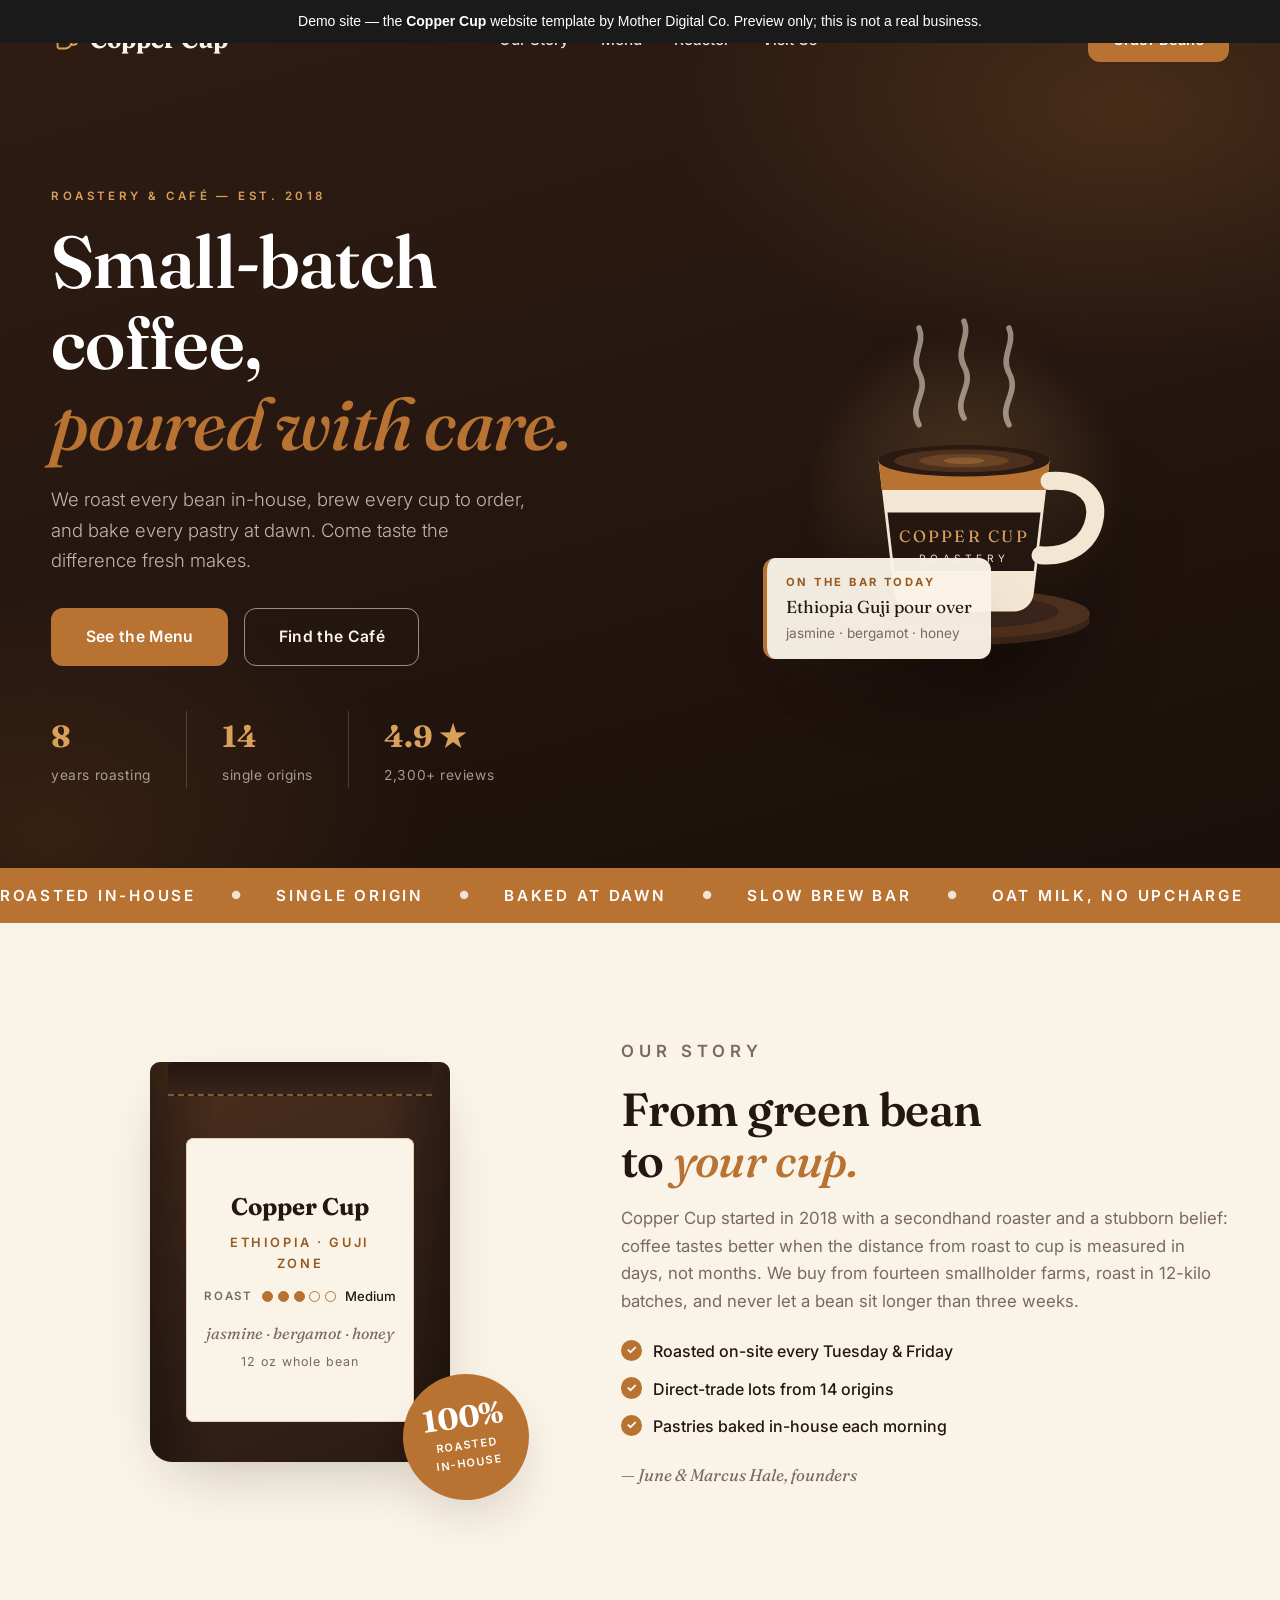
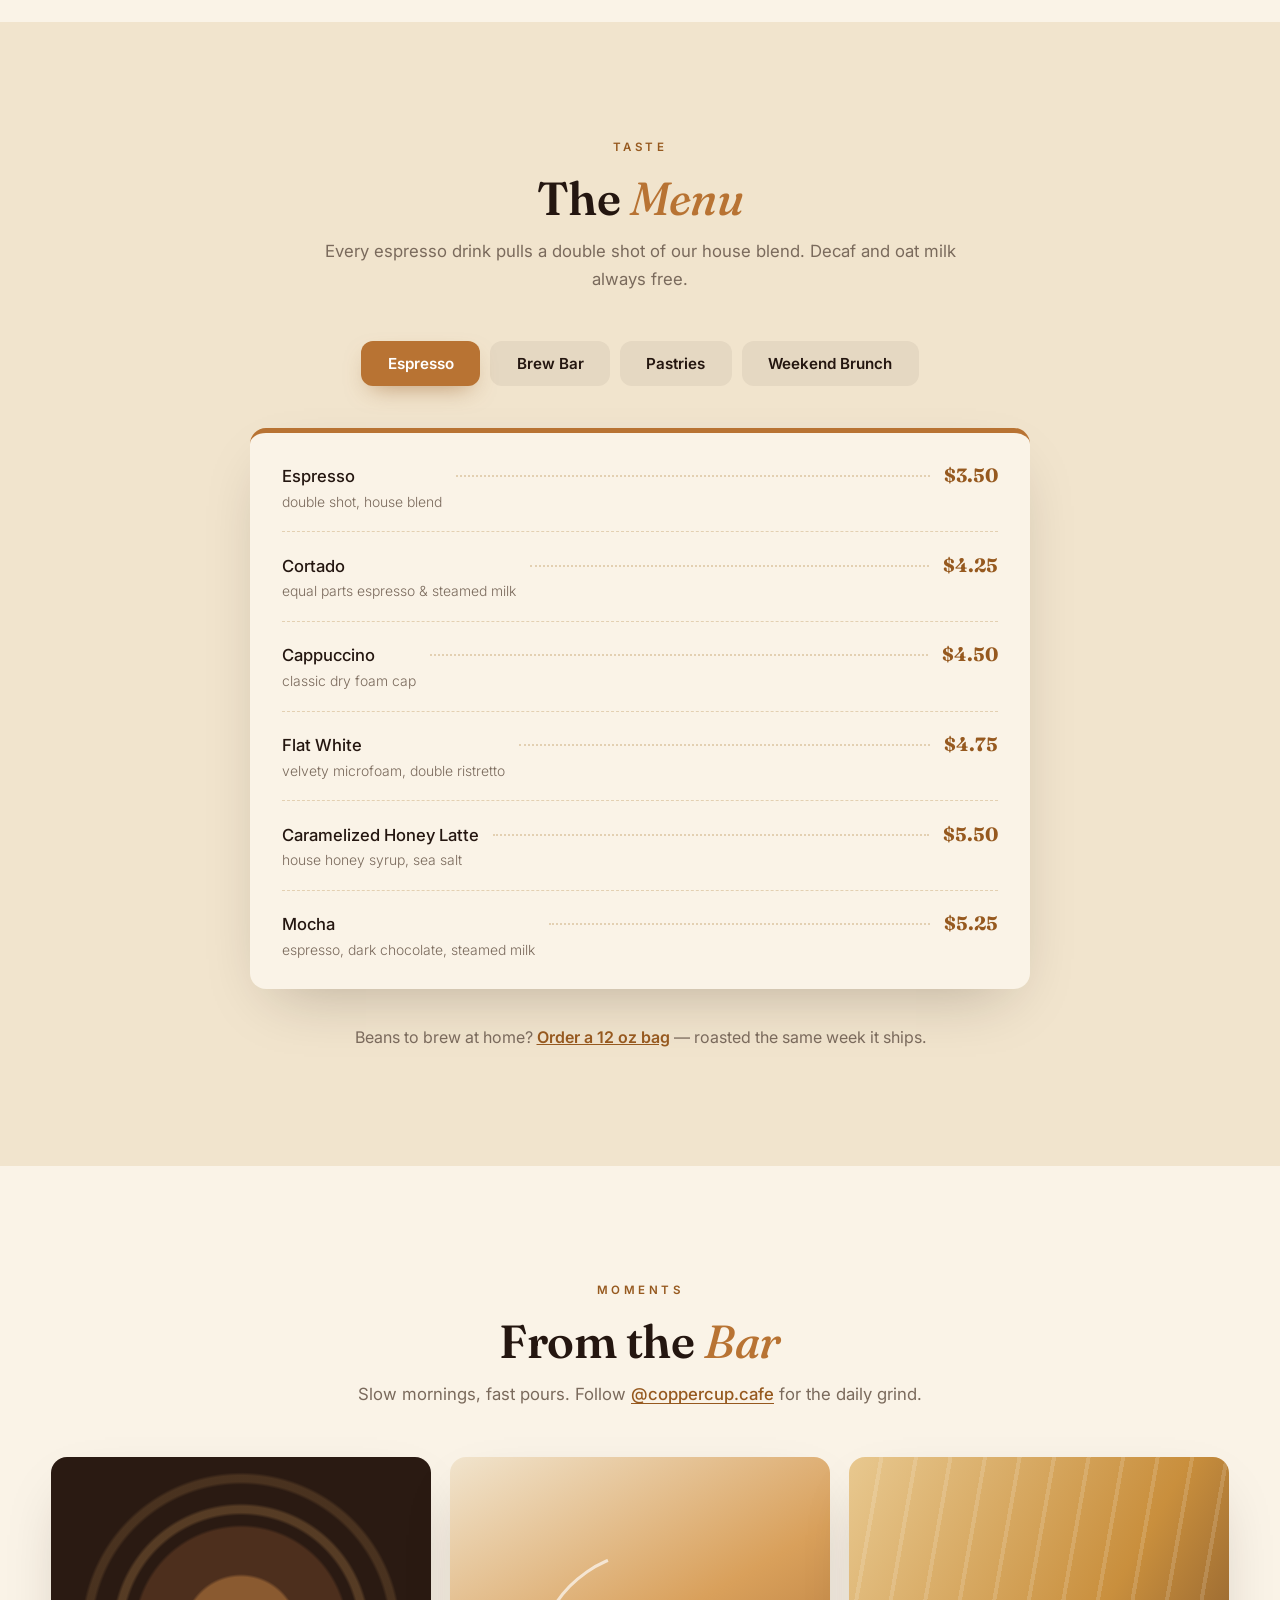
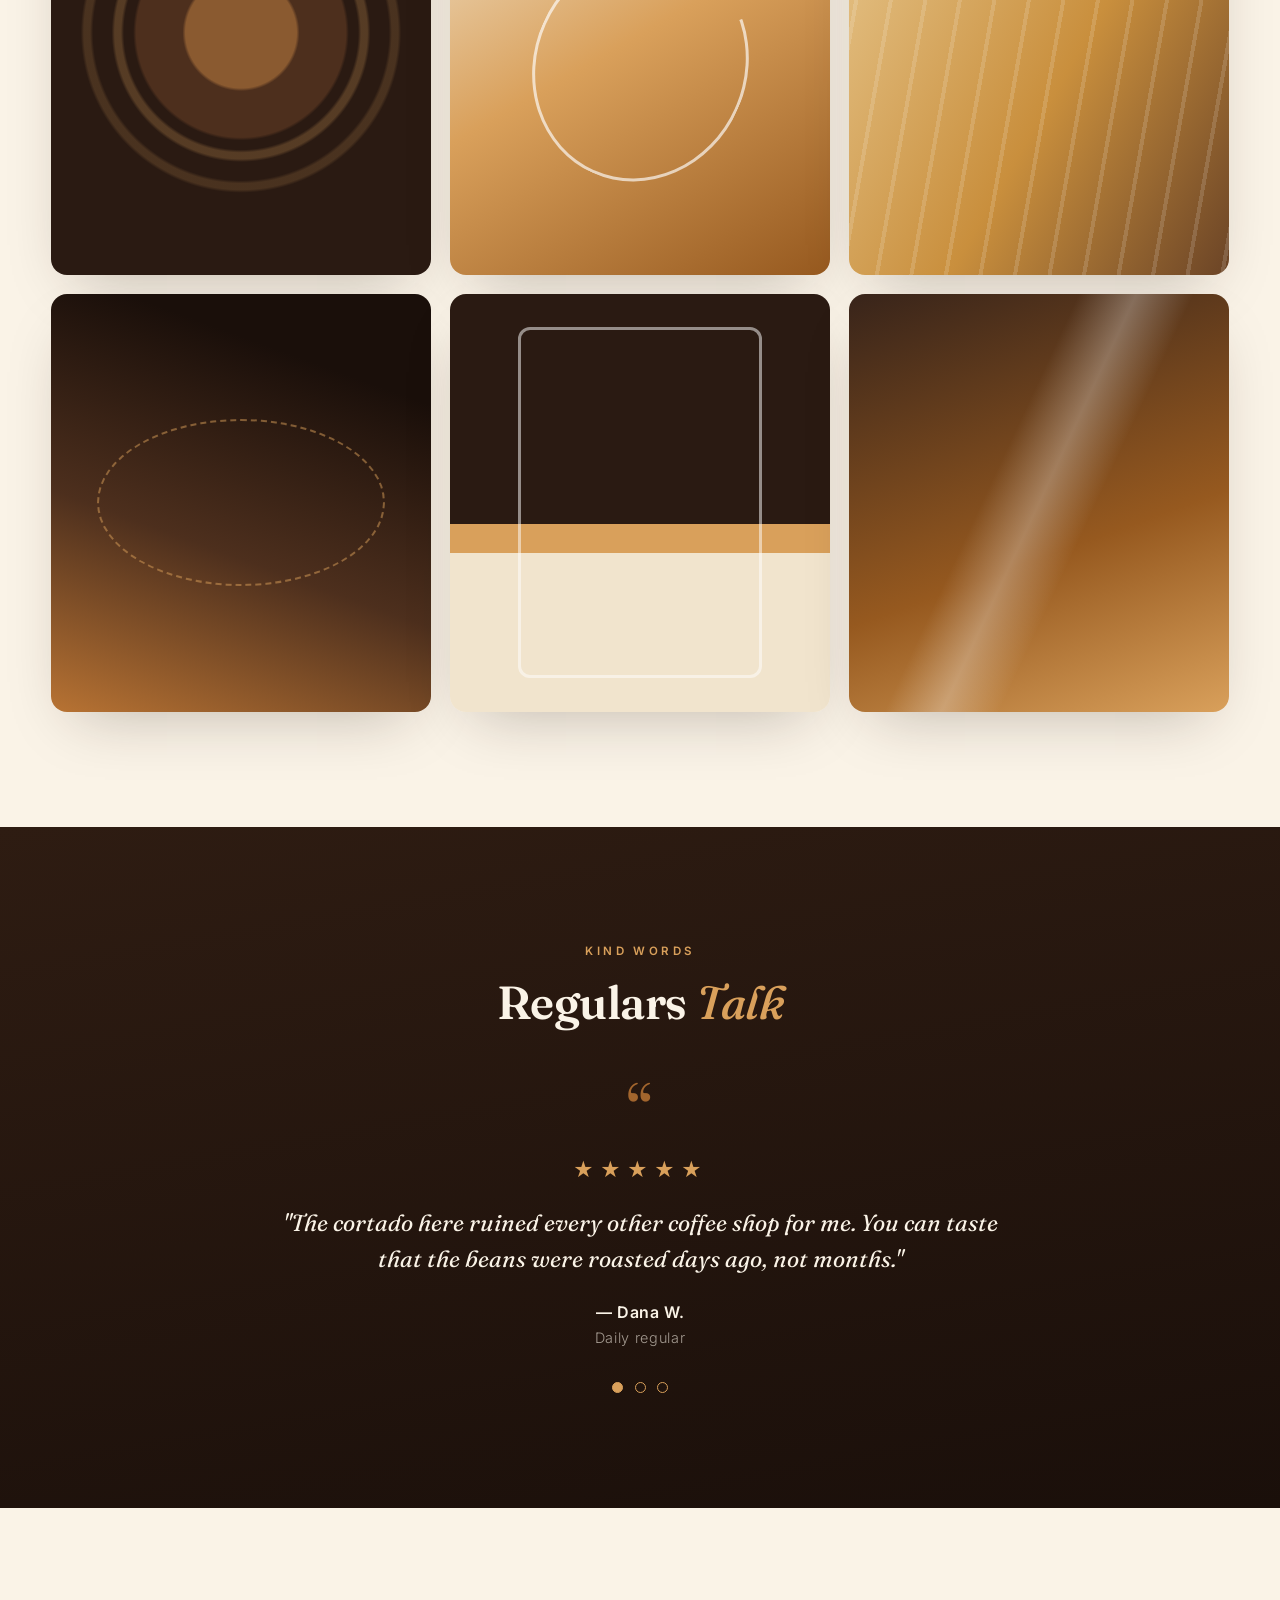
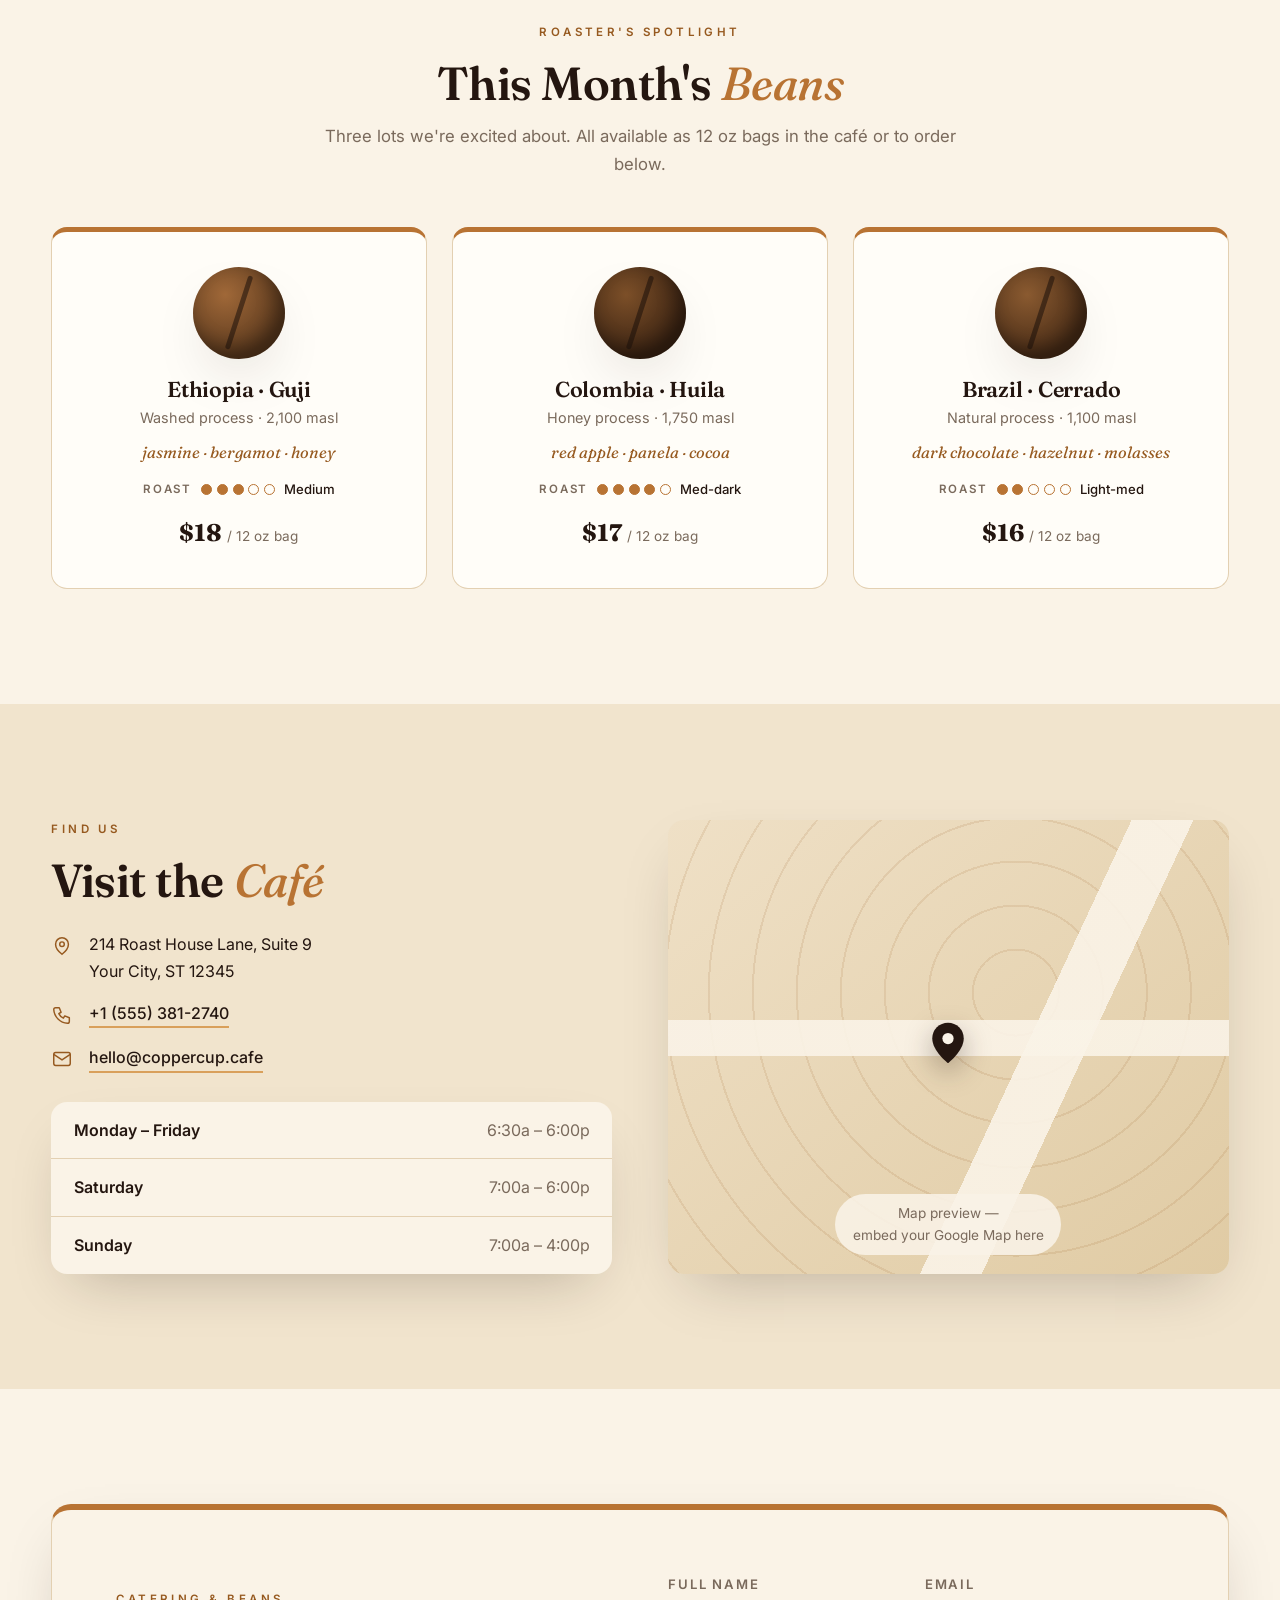
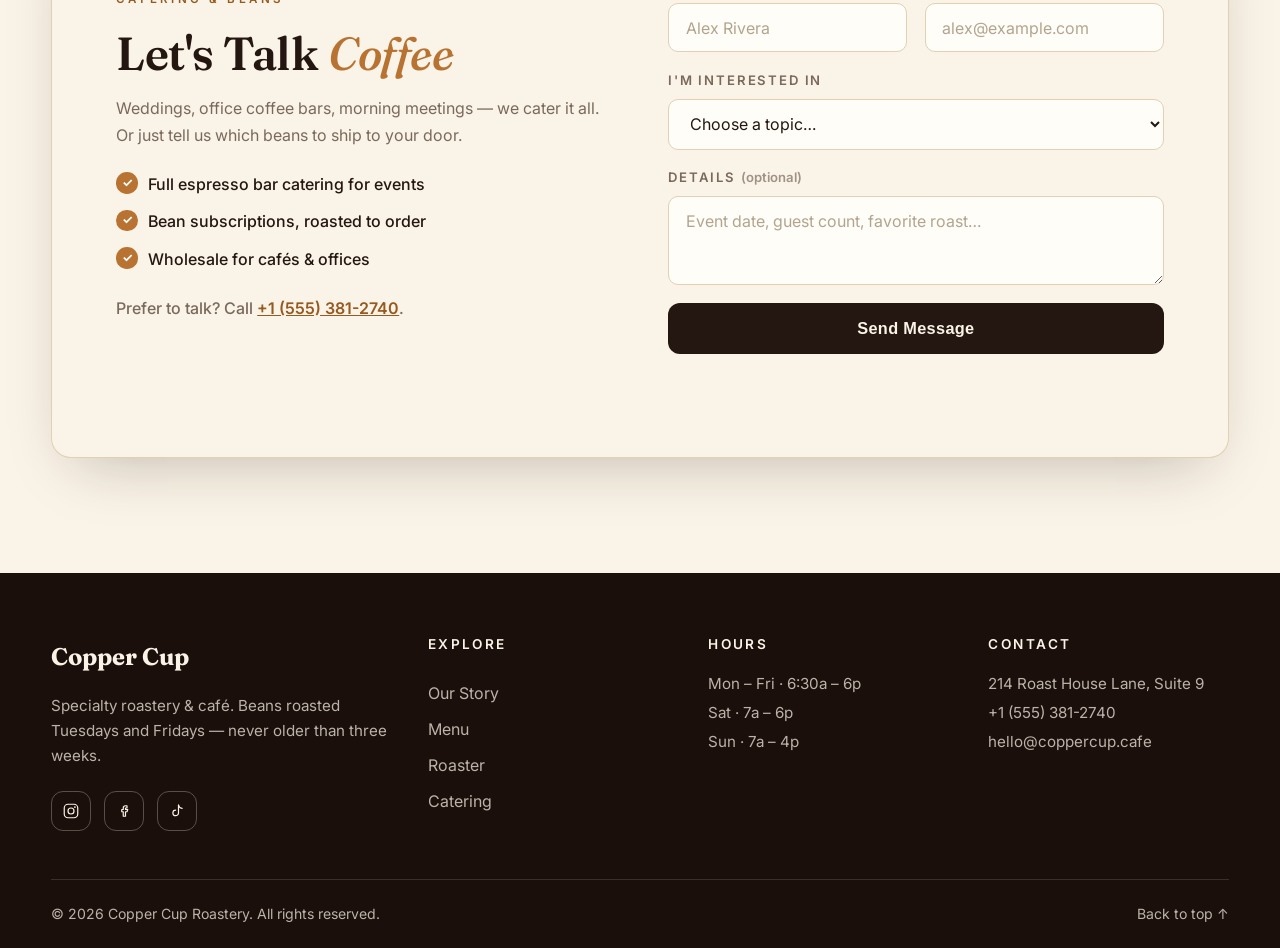
<file: copper-cup/index.html>
<!DOCTYPE html>
<html lang="en">
<head>
  <meta charset="UTF-8">
  <meta name="viewport" content="width=device-width, initial-scale=1.0">
  <title>Copper Cup — Specialty Coffee Roasters</title>
  <meta name="description" content="Copper Cup — small-batch roasted coffee, slow brew bar, and fresh pastries. Visit us downtown or order beans to brew at home.">

  <!-- ============================================================
       ★ COPPER CUP TEMPLATE — QUICK CUSTOMIZATION ★
       ------------------------------------------------------------
       1. CAFÉ NAME ......: search for "Copper Cup" and replace
       2. PHONE ..........: search for "+1 (555) 381-2740"
       3. EMAIL ..........: search for "hello@coppercup.cafe"
       4. ADDRESS ........: search for "214 Roast House Lane"
       5. HOURS ..........: edit the "Visit Us" section below
       6. MENU & PRICES ..: edit the "Menu" section below
       7. COLORS & FONTS .: edit the :root variables in styles.css
       8. CONTACT FORM ...: point the form to Formspree/Basin —
                           see the comment above the <form> tag

       ============================================================ -->

  <link rel="preconnect" href="https://fonts.googleapis.com">
  <link rel="preconnect" href="https://fonts.gstatic.com" crossorigin>
  <link href="https://fonts.googleapis.com/css2?family=Fraunces:ital,opsz,wght@0,9..144,400;0,9..144,500;0,9..144,600;0,9..144,700;1,9..144,400;1,9..144,500&family=Inter:wght@300;400;500;600&display=swap" rel="stylesheet">
  <link rel="stylesheet" href="styles.css">
</head>
<body> <div style="background:#1a1a1a;color:#fff;text-align:center;padding:10px 16px;font-family:sans-serif;font-size:14px;position:relative;z-index:9999;">Demo site &mdash; the <strong>Copper Cup</strong> website template by Mother Digital Co. Preview only; this is not a real business.</div>

  <!-- ======================= HEADER ======================= -->
  <header class="site-header" id="siteHeader">
    <div class="container header-inner">
      <a href="#top" class="logo" aria-label="Copper Cup home">
        <svg class="logo-mark" viewBox="0 0 32 32" fill="none" aria-hidden="true">
          <path d="M7 12h15v6a7 7 0 0 1-7 7H9a2 2 0 0 1-2-2v-11z" stroke="currentColor" stroke-width="2" stroke-linejoin="round"/>
          <path d="M22 14h2.5a3.5 3.5 0 0 1 0 7H22" stroke="currentColor" stroke-width="2" stroke-linecap="round"/>
          <path d="M11 7c-1.2 1.4 1.2 2.4 0 3.8M15.5 7c-1.2 1.4 1.2 2.4 0 3.8" stroke="currentColor" stroke-width="1.6" stroke-linecap="round"/>
        </svg>
        <span>Copper Cup</span>
      </a>
      <nav class="main-nav" aria-label="Primary">
        <a href="#story">Our Story</a>
        <a href="#menu">Menu</a>
        <a href="#roast">Roaster</a>
        <a href="#visit">Visit Us</a>
      </nav>
      <div class="header-actions">
        <a class="btn btn-small btn-copper" href="#catering">Order Beans</a>
        <button class="nav-toggle" id="navToggle" aria-label="Open menu" aria-expanded="false">
          <span></span><span></span><span></span>
        </button>
      </div>
    </div>
    <nav class="mobile-nav" id="mobileNav" aria-label="Mobile">
      <a href="#story">Our Story</a>
      <a href="#menu">Menu</a>
      <a href="#roast">Roaster</a>
      <a href="#visit">Visit Us</a>
      <a class="btn btn-copper" href="#catering">Order Beans</a>
    </nav>
  </header>

  <main id="top">

    <!-- ======================= HERO ======================= -->
    <section class="hero">
      <div class="container hero-grid">
        <div class="hero-copy reveal">
          <p class="eyebrow">Roastery &amp; Café — Est. 2018</p>
          <h1>Small-batch coffee,<br><em>poured with care.</em></h1>
          <p class="lede">We roast every bean in-house, brew every cup to order, and bake every pastry at dawn. Come taste the difference fresh makes.</p>
          <div class="hero-ctas">
            <a class="btn btn-copper" href="#menu">See the Menu</a>
            <a class="btn btn-outline" href="#visit">Find the Café</a>
          </div>
          <ul class="hero-stats">
            <li><strong>8</strong><span>years roasting</span></li>
            <li><strong>14</strong><span>single origins</span></li>
            <li><strong>4.9 ★</strong><span>2,300+ reviews</span></li>
          </ul>
        </div>
        <div class="hero-visual reveal" aria-hidden="true">
          <div class="cup-stage">
            <div class="cup-glow"></div>
            <svg class="cup-svg" viewBox="0 0 320 340" fill="none">
              <!-- steam -->
              <g class="steam" stroke="#f3e7d3" stroke-width="5" stroke-linecap="round" opacity="0.55">
                <path class="steam-1" d="M120 118 c -10 -18 10 -28 0 -46 c -8 -15 6 -26 0 -40"/>
                <path class="steam-2" d="M160 112 c -10 -18 10 -28 0 -46 c -8 -15 6 -26 0 -40"/>
                <path class="steam-3" d="M200 118 c -10 -18 10 -28 0 -46 c -8 -15 6 -26 0 -40"/>
              </g>
              <!-- saucer -->
              <ellipse cx="160" cy="292" rx="112" ry="22" fill="#3a2417"/>
              <ellipse cx="160" cy="286" rx="112" ry="22" fill="#4d2f1d"/>
              <ellipse cx="160" cy="284" rx="84" ry="15" fill="#38241a"/>
              <!-- cup body -->
              <path d="M84 150 h152 l-14 118 a18 18 0 0 1 -18 16 h-88 a18 18 0 0 1 -18 -16 z" fill="#f3e7d3"/>
              <path d="M84 150 h152 l-3 26 h-146 z" fill="#b87333"/>
              <!-- cup sleeve label -->
              <path d="M92 196 h136 l-6 52 h-124 z" fill="#241610"/>
              <text x="160" y="222" text-anchor="middle" fill="#d9a05b" font-family="Fraunces, serif" font-size="14.5" letter-spacing="2">COPPER CUP</text>
              <text x="160" y="240" text-anchor="middle" fill="#f3e7d3" font-family="Inter, sans-serif" font-size="9" letter-spacing="4">ROASTERY</text>
              <!-- handle -->
              <path d="M236 168 c 30 -2 44 14 40 34 c -4 22 -24 34 -48 32" stroke="#f3e7d3" stroke-width="16" stroke-linecap="round"/>
              <!-- coffee surface -->
              <ellipse cx="160" cy="150" rx="76" ry="14" fill="#2a1a12"/>
              <ellipse cx="160" cy="150" rx="62" ry="10" fill="#4d2f1d"/>
              <ellipse cx="160" cy="150" rx="40" ry="6" fill="#6b4426"/>
              <ellipse cx="160" cy="150" rx="18" ry="3" fill="#8a5a30"/>
            </svg>
            <div class="cup-card">
              <p class="cup-card-title">On the bar today</p>
              <p class="cup-card-text">Ethiopia Guji pour over<br><span>jasmine · bergamot · honey</span></p>
            </div>
          </div>
        </div>
      </div>
    </section>

    <!-- ======================= MARQUEE ======================= -->
    <div class="marquee" aria-hidden="true">
      <div class="marquee-track">
        <span>Roasted In-House</span><i>●</i><span>Single Origin</span><i>●</i><span>Baked at Dawn</span><i>●</i><span>Slow Brew Bar</span><i>●</i><span>Oat Milk, No Upcharge</span><i>●</i><span>Free Wi-Fi</span><i>●</i>
        <span>Roasted In-House</span><i>●</i><span>Single Origin</span><i>●</i><span>Baked at Dawn</span><i>●</i><span>Slow Brew Bar</span><i>●</i><span>Oat Milk, No Upcharge</span><i>●</i><span>Free Wi-Fi</span><i>●</i>
      </div>
    </div>

    <!-- ======================= STORY ======================= -->
    <section class="section story" id="story">
      <div class="container story-grid">
        <div class="story-visual reveal" aria-hidden="true">
          <!-- Pure-CSS coffee bag -->
          <div class="bag">
            <div class="bag-fold"></div>
            <div class="bag-label">
              <p class="bag-brand">Copper Cup</p>
              <p class="bag-origin">Ethiopia · Guji Zone</p>
              <div class="roast-meter" aria-hidden="true">
                <span class="rm-label">Roast</span>
                <span class="rm-dots"><i class="on"></i><i class="on"></i><i class="on"></i><i></i><i></i></span>
                <span class="rm-value">Medium</span>
              </div>
              <p class="bag-notes">jasmine · bergamot · honey</p>
              <p class="bag-weight">12 oz whole bean</p>
            </div>
          </div>
          <div class="story-stamp">
            <span class="stamp-num">100%</span>
            <span class="stamp-text">roasted<br>in-house</span>
          </div>
        </div>
        <div class="story-copy reveal">
          <p class="eyebrow">Our Story</p>
          <h2>From green bean<br>to <em>your cup.</em></h2>
          <p>Copper Cup started in 2018 with a secondhand roaster and a stubborn belief: coffee tastes better when the distance from roast to cup is measured in days, not months. We buy from fourteen smallholder farms, roast in 12-kilo batches, and never let a bean sit longer than three weeks.</p>
          <ul class="check-list">
            <li>Roasted on-site every Tuesday &amp; Friday</li>
            <li>Direct-trade lots from 14 origins</li>
            <li>Pastries baked in-house each morning</li>
          </ul>
          <p class="signature">— June &amp; Marcus Hale, founders</p>
        </div>
      </div>
    </section>

    <!-- ======================= MENU ======================= -->
    <section class="section menu" id="menu">
      <div class="container">
        <div class="section-head reveal">
          <p class="eyebrow">Taste</p>
          <h2>The <em>Menu</em></h2>
          <p class="section-sub">Every espresso drink pulls a double shot of our house blend. Decaf and oat milk always free.</p>
        </div>

        <div class="tabs reveal" role="tablist" aria-label="Menu categories">
          <button class="tab active" role="tab" aria-selected="true" data-tab="espresso">Espresso</button>
          <button class="tab" role="tab" aria-selected="false" data-tab="brew">Brew Bar</button>
          <button class="tab" role="tab" aria-selected="false" data-tab="pastries">Pastries</button>
          <button class="tab" role="tab" aria-selected="false" data-tab="brunch">Weekend Brunch</button>
        </div>

        <div class="tab-panels reveal">
          <div class="tab-panel active" id="panel-espresso" role="tabpanel">
            <ul class="price-list">
              <li><span class="pl-name">Espresso <small>double shot, house blend</small></span><span class="pl-dots"></span><span class="pl-price">$3.50</span></li>
              <li><span class="pl-name">Cortado <small>equal parts espresso &amp; steamed milk</small></span><span class="pl-dots"></span><span class="pl-price">$4.25</span></li>
              <li><span class="pl-name">Cappuccino <small>classic dry foam cap</small></span><span class="pl-dots"></span><span class="pl-price">$4.50</span></li>
              <li><span class="pl-name">Flat White <small>velvety microfoam, double ristretto</small></span><span class="pl-dots"></span><span class="pl-price">$4.75</span></li>
              <li><span class="pl-name">Caramelized Honey Latte <small>house honey syrup, sea salt</small></span><span class="pl-dots"></span><span class="pl-price">$5.50</span></li>
              <li><span class="pl-name">Mocha <small>espresso, dark chocolate, steamed milk</small></span><span class="pl-dots"></span><span class="pl-price">$5.25</span></li>
            </ul>
          </div>
          <div class="tab-panel" id="panel-brew" role="tabpanel">
            <ul class="price-list">
              <li><span class="pl-name">Pour Over <small>V60, single origin of the day</small></span><span class="pl-dots"></span><span class="pl-price">$5.00</span></li>
              <li><span class="pl-name">Chemex for Two <small>brewed tableside, serves two</small></span><span class="pl-dots"></span><span class="pl-price">$9.00</span></li>
              <li><span class="pl-name">Cold Brew <small>18-hour steep, served over ice</small></span><span class="pl-dots"></span><span class="pl-price">$4.75</span></li>
              <li><span class="pl-name">Nitro Cold Brew <small>cascading, creamy, no ice needed</small></span><span class="pl-dots"></span><span class="pl-price">$5.50</span></li>
              <li><span class="pl-name">French Press <small>full immersion, 12 oz</small></span><span class="pl-dots"></span><span class="pl-price">$6.00</span></li>
              <li><span class="pl-name">Espresso Tonic <small>double shot over artisan tonic</small></span><span class="pl-dots"></span><span class="pl-price">$5.75</span></li>
            </ul>
          </div>
          <div class="tab-panel" id="panel-pastries" role="tabpanel">
            <ul class="price-list">
              <li><span class="pl-name">Butter Croissant <small>laminated over three days</small></span><span class="pl-dots"></span><span class="pl-price">$3.75</span></li>
              <li><span class="pl-name">Cardamom Morning Bun <small>orange glaze</small></span><span class="pl-dots"></span><span class="pl-price">$4.50</span></li>
              <li><span class="pl-name">Espresso Brownie <small>made with today's roast</small></span><span class="pl-dots"></span><span class="pl-price">$4.25</span></li>
              <li><span class="pl-name">Banana Espresso Bread <small>toasted, salted butter</small></span><span class="pl-dots"></span><span class="pl-price">$3.50</span></li>
              <li><span class="pl-name">Ham &amp; Gruyère Croissant <small>warm from the oven</small></span><span class="pl-dots"></span><span class="pl-price">$6.25</span></li>
              <li><span class="pl-name">Seasonal Galette <small>ask what's baking today</small></span><span class="pl-dots"></span><span class="pl-price">$5.00</span></li>
            </ul>
          </div>
          <div class="tab-panel" id="panel-brunch" role="tabpanel">
            <ul class="price-list">
              <li><span class="pl-name">Shakshuka <small>baked eggs, harissa tomato, sourdough</small></span><span class="pl-dots"></span><span class="pl-price">$12.50</span></li>
              <li><span class="pl-name">Ricotta Hotcakes <small>whipped ricotta, hot honey</small></span><span class="pl-dots"></span><span class="pl-price">$11.00</span></li>
              <li><span class="pl-name">Chilaquiles <small>salsa roja, fried eggs, crema</small></span><span class="pl-dots"></span><span class="pl-price">$12.00</span></li>
              <li><span class="pl-name">Avocado Toast <small>sourdough, chili crunch, lime</small></span><span class="pl-dots"></span><span class="pl-price">$10.50</span></li>
              <li><span class="pl-name">Breakfast Burrito <small>egg, potato, cheddar, salsa</small></span><span class="pl-dots"></span><span class="pl-price">$9.75</span></li>
              <li><span class="pl-name">Granola Bowl <small>house granola, yogurt, fruit</small></span><span class="pl-dots"></span><span class="pl-price">$8.50</span></li>
            </ul>
            <p class="panel-note">Brunch served Saturday &amp; Sunday, 8a – 2p.</p>
          </div>
        </div>

        <p class="menu-note reveal">Beans to brew at home? <a href="#catering">Order a 12 oz bag</a> — roasted the same week it ships.</p>
      </div>
    </section>

    <!-- ======================= GALLERY ======================= -->
    <section class="section gallery" id="gallery">
      <div class="container">
        <div class="section-head reveal">
          <p class="eyebrow">Moments</p>
          <h2>From the <em>Bar</em></h2>
          <p class="section-sub">Slow mornings, fast pours. Follow <a href="#" class="inline-link">@coppercup.cafe</a> for the daily grind.</p>
        </div>
        <div class="gallery-grid reveal">
          <figure class="g-tile g-1"><figcaption>Pour Over</figcaption></figure>
          <figure class="g-tile g-2"><figcaption>Latte Art</figcaption></figure>
          <figure class="g-tile g-3"><figcaption>Fresh Croissants</figcaption></figure>
          <figure class="g-tile g-4"><figcaption>Roast Day</figcaption></figure>
          <figure class="g-tile g-5"><figcaption>Cold Brew</figcaption></figure>
          <figure class="g-tile g-6"><figcaption>Morning Rush</figcaption></figure>
        </div>
        <!-- TIP: replace the gradient tiles above with your own photos:
             <figure class="g-tile"><img src="images/bar-1.jpg" alt="..."><figcaption>...</figcaption></figure> -->
      </div>
    </section>

    <!-- ======================= TESTIMONIALS ======================= -->
    <section class="section reviews" id="reviews">
      <div class="container">
        <div class="section-head reveal">
          <p class="eyebrow">Kind Words</p>
          <h2>Regulars <em>Talk</em></h2>
        </div>
        <div class="slider reveal" id="reviewSlider">
          <div class="slides">
            <blockquote class="slide active">
              <div class="stars" aria-label="5 out of 5 stars">★★★★★</div>
              <p>"The cortado here ruined every other coffee shop for me. You can taste that the beans were roasted days ago, not months."</p>
              <footer>— Dana W. <span>Daily regular</span></footer>
            </blockquote>
            <blockquote class="slide">
              <div class="stars" aria-label="5 out of 5 stars">★★★★★</div>
              <p>"I wrote half my thesis at the corner table. Fast wifi, outlets everywhere, and the cardamom morning bun is a religious experience."</p>
              <footer>— Priya N. <span>Corner-table scholar</span></footer>
            </blockquote>
            <blockquote class="slide">
              <div class="stars" aria-label="5 out of 5 stars">★★★★★</div>
              <p>"Ordered beans for home and they arrived still smelling like the roastery. My V60 has never been happier."</p>
              <footer>— Marcus T. <span>Bean subscriber</span></footer>
            </blockquote>
          </div>
          <div class="slider-dots" role="tablist" aria-label="Choose review">
            <button class="dot active" data-slide="0" aria-label="Review 1"></button>
            <button class="dot" data-slide="1" aria-label="Review 2"></button>
            <button class="dot" data-slide="2" aria-label="Review 3"></button>
          </div>
        </div>
      </div>
    </section>

    <!-- ======================= ROASTER SPOTLIGHT ======================= -->
    <section class="section roast" id="roast">
      <div class="container">
        <div class="section-head reveal">
          <p class="eyebrow">Roaster's Spotlight</p>
          <h2>This Month's <em>Beans</em></h2>
          <p class="section-sub">Three lots we're excited about. All available as 12 oz bags in the café or to order below.</p>
        </div>
        <div class="roast-grid reveal">
          <article class="roast-card">
            <div class="bean b-1" aria-hidden="true"></div>
            <h3>Ethiopia · Guji</h3>
            <p class="origin">Washed process · 2,100 masl</p>
            <p class="notes">jasmine · bergamot · honey</p>
            <div class="roast-meter">
              <span class="rm-label">Roast</span>
              <span class="rm-dots"><i class="on"></i><i class="on"></i><i class="on"></i><i></i><i></i></span>
              <span class="rm-value">Medium</span>
            </div>
            <p class="bag-price">$18 <span>/ 12 oz bag</span></p>
          </article>
          <article class="roast-card">
            <div class="bean b-2" aria-hidden="true"></div>
            <h3>Colombia · Huila</h3>
            <p class="origin">Honey process · 1,750 masl</p>
            <p class="notes">red apple · panela · cocoa</p>
            <div class="roast-meter">
              <span class="rm-label">Roast</span>
              <span class="rm-dots"><i class="on"></i><i class="on"></i><i class="on"></i><i class="on"></i><i></i></span>
              <span class="rm-value">Med-dark</span>
            </div>
            <p class="bag-price">$17 <span>/ 12 oz bag</span></p>
          </article>
          <article class="roast-card">
            <div class="bean b-3" aria-hidden="true"></div>
            <h3>Brazil · Cerrado</h3>
            <p class="origin">Natural process · 1,100 masl</p>
            <p class="notes">dark chocolate · hazelnut · molasses</p>
            <div class="roast-meter">
              <span class="rm-label">Roast</span>
              <span class="rm-dots"><i class="on"></i><i class="on"></i><i></i><i></i><i></i></span>
              <span class="rm-value">Light-med</span>
            </div>
            <p class="bag-price">$16 <span>/ 12 oz bag</span></p>
          </article>
        </div>
      </div>
    </section>

    <!-- ======================= VISIT ======================= -->
    <section class="section visit" id="visit">
      <div class="container visit-grid">
        <div class="visit-info reveal">
          <p class="eyebrow">Find Us</p>
          <h2>Visit the <em>Café</em></h2>
          <ul class="contact-list">
            <li>
              <svg viewBox="0 0 24 24" fill="none" aria-hidden="true"><path d="M12 21s-7-5.5-7-11a7 7 0 1 1 14 0c0 5.5-7 11-7 11z" stroke="currentColor" stroke-width="1.6"/><circle cx="12" cy="10" r="2.5" stroke="currentColor" stroke-width="1.6"/></svg>
              <span>214 Roast House Lane, Suite 9<br>Your City, ST 12345</span>
            </li>
            <li>
              <svg viewBox="0 0 24 24" fill="none" aria-hidden="true"><path d="M5 4h4l2 5-2.5 1.5a11 11 0 0 0 5 5L15 13l5 2v4a2 2 0 0 1-2 2A16 16 0 0 1 3 6a2 2 0 0 1 2-2z" stroke="currentColor" stroke-width="1.6" stroke-linejoin="round"/></svg>
              <a href="tel:+15553812740">+1 (555) 381-2740</a>
            </li>
            <li>
              <svg viewBox="0 0 24 24" fill="none" aria-hidden="true"><rect x="3" y="5" width="18" height="14" rx="2" stroke="currentColor" stroke-width="1.6"/><path d="m3 7 9 6 9-6" stroke="currentColor" stroke-width="1.6"/></svg>
              <a href="mailto:hello@coppercup.cafe">hello@coppercup.cafe</a>
            </li>
          </ul>
          <table class="hours">
            <tbody>
              <tr><th>Monday – Friday</th><td>6:30a – 6:00p</td></tr>
              <tr><th>Saturday</th><td>7:00a – 6:00p</td></tr>
              <tr><th>Sunday</th><td>7:00a – 4:00p</td></tr>
            </tbody>
          </table>
        </div>
        <div class="visit-map reveal" aria-hidden="true">
          <!-- TO EMBED A REAL MAP: replace this div with your Google Maps embed:
               <iframe src="https://www.google.com/maps/embed?..." ...></iframe> -->
          <div class="map-faux">
            <div class="map-pin">
              <svg viewBox="0 0 24 24" fill="none"><path d="M12 21s-7-5.5-7-11a7 7 0 1 1 14 0c0 5.5-7 11-7 11z" fill="#241610"/><circle cx="12" cy="10" r="2.5" fill="#faf3e7"/></svg>
            </div>
            <p>Map preview —<br>embed your Google Map here</p>
          </div>
        </div>
      </div>
    </section>

    <!-- ======================= CATERING / CONTACT ======================= -->
    <section class="section catering" id="catering">
      <div class="container catering-card reveal">
        <div class="catering-copy">
          <p class="eyebrow">Catering &amp; Beans</p>
          <h2>Let's Talk <em>Coffee</em></h2>
          <p>Weddings, office coffee bars, morning meetings — we cater it all. Or just tell us which beans to ship to your door.</p>
          <ul class="check-list">
            <li>Full espresso bar catering for events</li>
            <li>Bean subscriptions, roasted to order</li>
            <li>Wholesale for cafés &amp; offices</li>
          </ul>
          <p class="catering-phone">Prefer to talk? Call <a href="tel:+15553812740">+1 (555) 381-2740</a>.</p>
        </div>
        <!-- TO MAKE THIS FORM SEND EMAIL: create a free form endpoint at
             https://formspree.io or https://usebasin.com, then change the
             <form> tag to: <form action="https://formspree.io/f/YOUR_ID" method="POST"> -->
        <form class="catering-form" id="cateringForm" novalidate>
          <div class="field-row">
            <div class="field">
              <label for="fName">Full name</label>
              <input id="fName" name="name" type="text" placeholder="Alex Rivera" required>
            </div>
            <div class="field">
              <label for="fEmail">Email</label>
              <input id="fEmail" name="email" type="email" placeholder="alex@example.com" required>
            </div>
          </div>
          <div class="field">
            <label for="fTopic">I'm interested in</label>
            <select id="fTopic" name="topic" required>
              <option value="" disabled selected>Choose a topic…</option>
              <option>Event catering</option>
              <option>Bean subscription</option>
              <option>Wholesale</option>
              <option>Just saying hi</option>
            </select>
          </div>
          <div class="field">
            <label for="fDetails">Details <span class="opt">(optional)</span></label>
            <textarea id="fDetails" name="details" rows="3" placeholder="Event date, guest count, favorite roast…"></textarea>
          </div>
          <button class="btn btn-espresso" type="submit">Send Message</button>
          <p class="form-msg" id="formMsg" role="status"></p>
        </form>
      </div>
    </section>

  </main>

  <!-- ======================= FOOTER ======================= -->
  <footer class="site-footer">
    <div class="container footer-grid">
      <div class="footer-brand">
        <a href="#top" class="logo"><span>Copper Cup</span></a>
        <p>Specialty roastery &amp; café. Beans roasted Tuesdays and Fridays — never older than three weeks.</p>
        <div class="socials">
          <a href="#" aria-label="Instagram"><svg viewBox="0 0 24 24" fill="none"><rect x="3" y="3" width="18" height="18" rx="5" stroke="currentColor" stroke-width="1.6"/><circle cx="12" cy="12" r="4" stroke="currentColor" stroke-width="1.6"/><circle cx="17.2" cy="6.8" r="1.2" fill="currentColor"/></svg></a>
          <a href="#" aria-label="Facebook"><svg viewBox="0 0 24 24" fill="none"><path d="M14 8h2V5h-2a3 3 0 0 0-3 3v2H9v3h2v6h3v-6h2l1-3h-3V8.5c0-.3.2-.5.5-.5z" stroke="currentColor" stroke-width="1.6" stroke-linejoin="round"/></svg></a>
          <a href="#" aria-label="TikTok"><svg viewBox="0 0 24 24" fill="none"><path d="M14 4v10.5a3.75 3.75 0 1 1-3.75-3.75" stroke="currentColor" stroke-width="1.6" stroke-linecap="round"/><path d="M14 4c.4 2.6 2 4.3 4.8 4.5" stroke="currentColor" stroke-width="1.6" stroke-linecap="round"/></svg></a>
        </div>
      </div>
      <nav class="footer-nav" aria-label="Footer">
        <h4>Explore</h4>
        <a href="#story">Our Story</a>
        <a href="#menu">Menu</a>
        <a href="#roast">Roaster</a>
        <a href="#catering">Catering</a>
      </nav>
      <div class="footer-hours">
        <h4>Hours</h4>
        <p>Mon – Fri · 6:30a – 6p<br>Sat · 7a – 6p<br>Sun · 7a – 4p</p>
      </div>
      <div class="footer-contact">
        <h4>Contact</h4>
        <p>214 Roast House Lane, Suite 9<br><a href="tel:+15553812740">+1 (555) 381-2740</a><br><a href="mailto:hello@coppercup.cafe">hello@coppercup.cafe</a></p>
      </div>
    </div>
    <div class="container footer-base">
      <p>© <span id="year">2026</span> Copper Cup Roastery. All rights reserved.</p>
      <a href="#top" class="to-top">Back to top ↑</a>
    </div>
  </footer>

  <script src="script.js"></script>
</body>
</html>
</file>
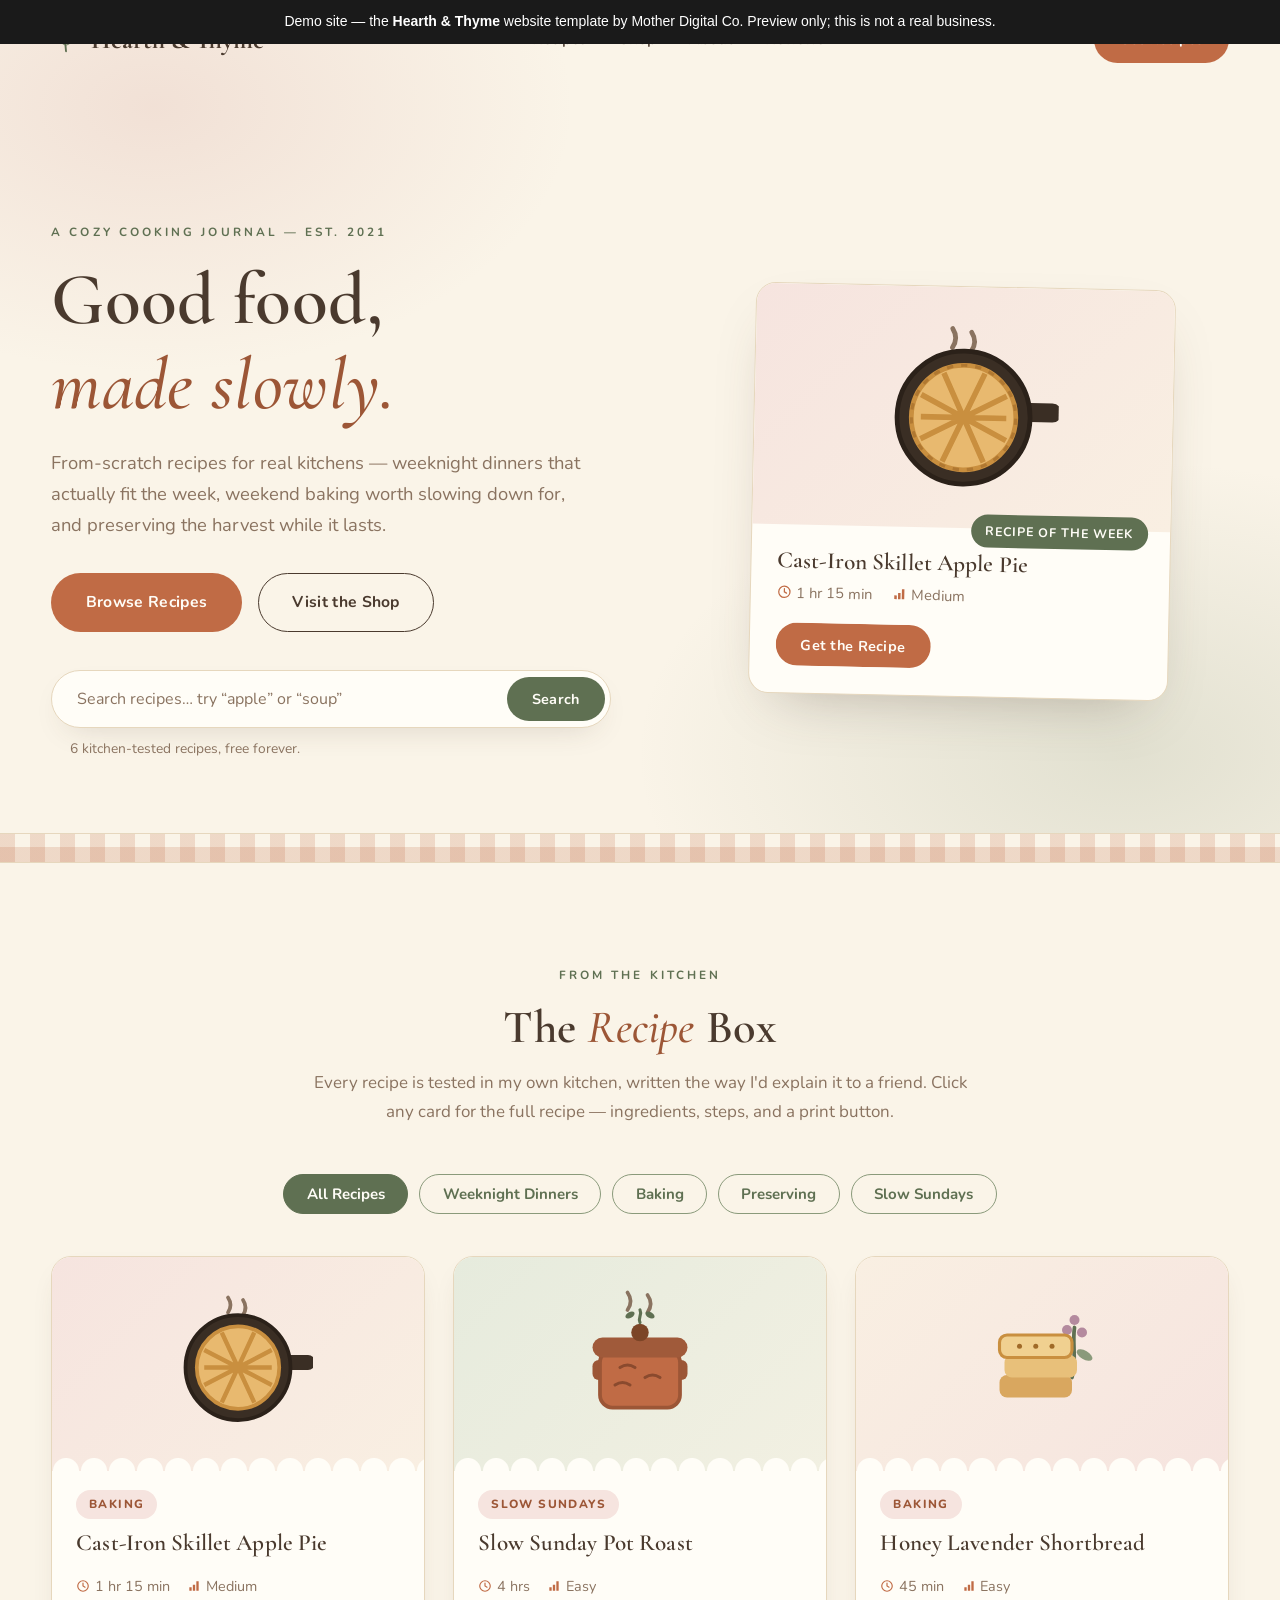
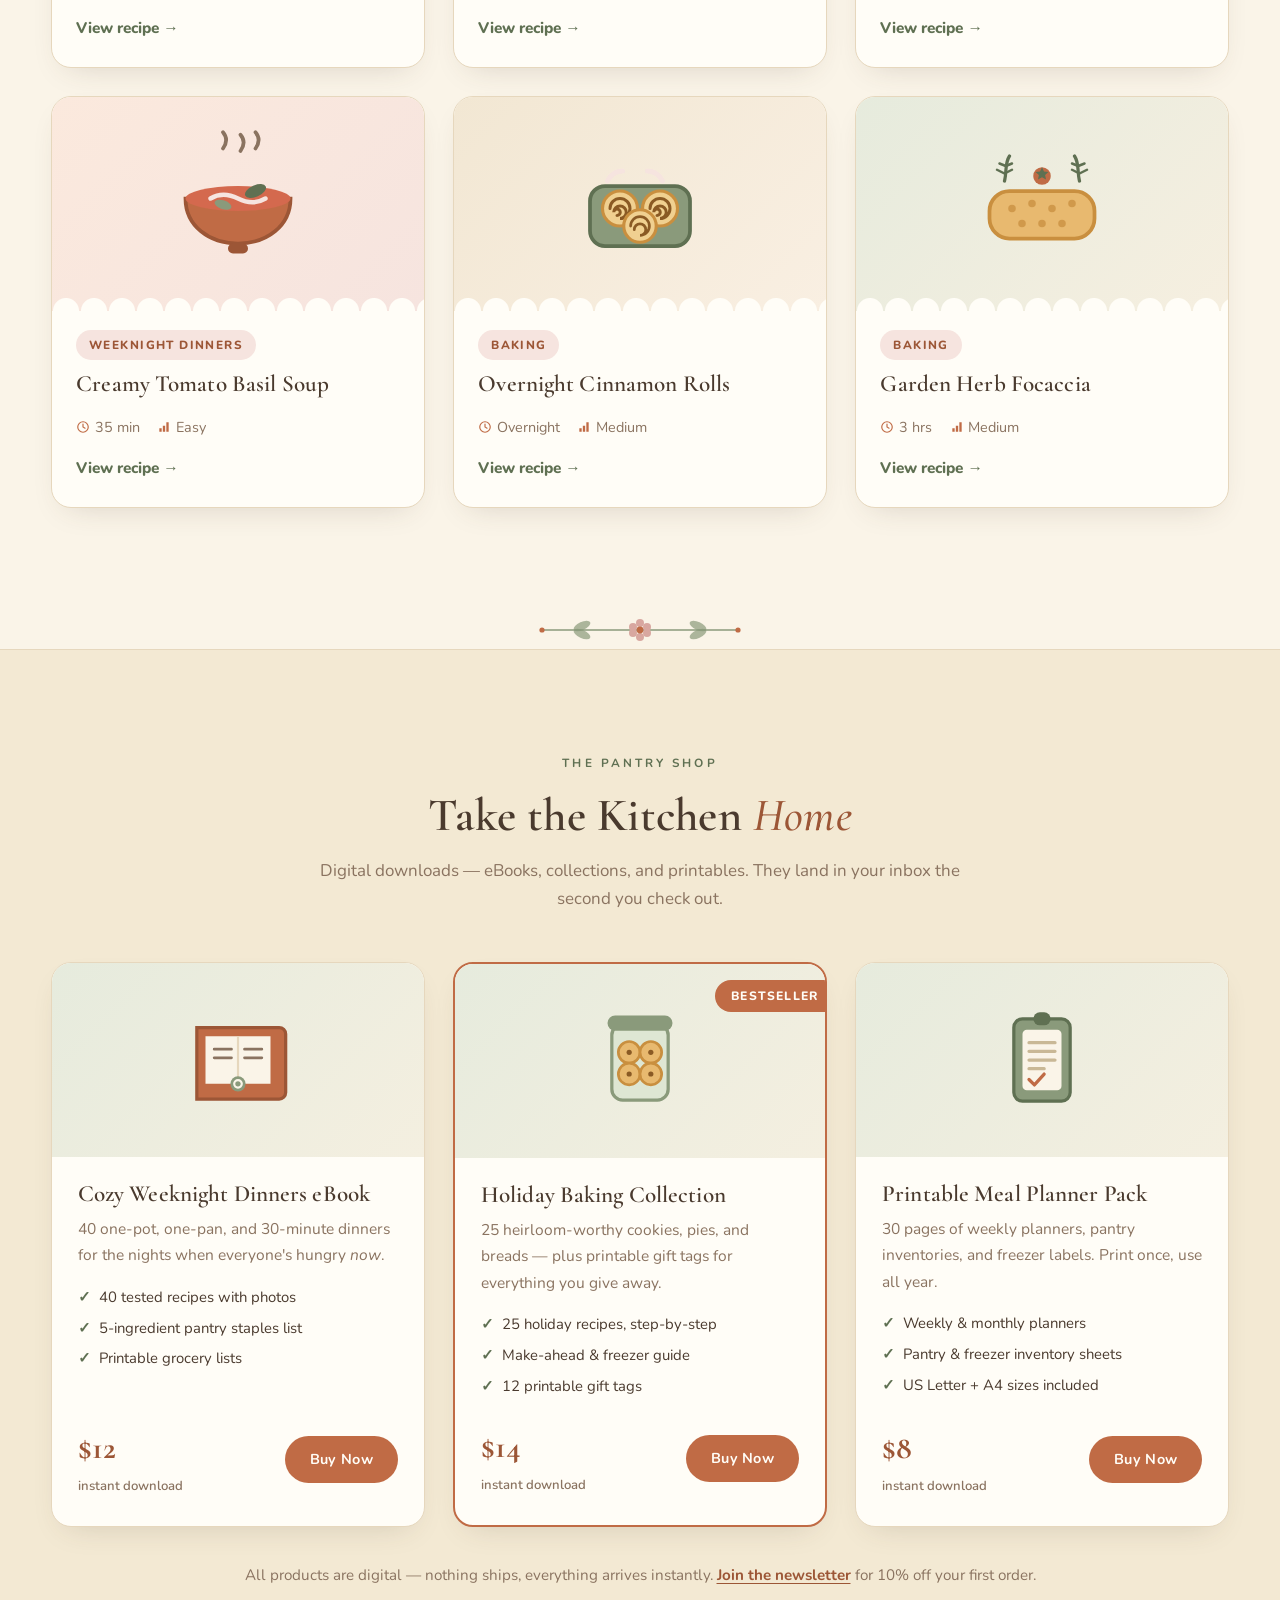
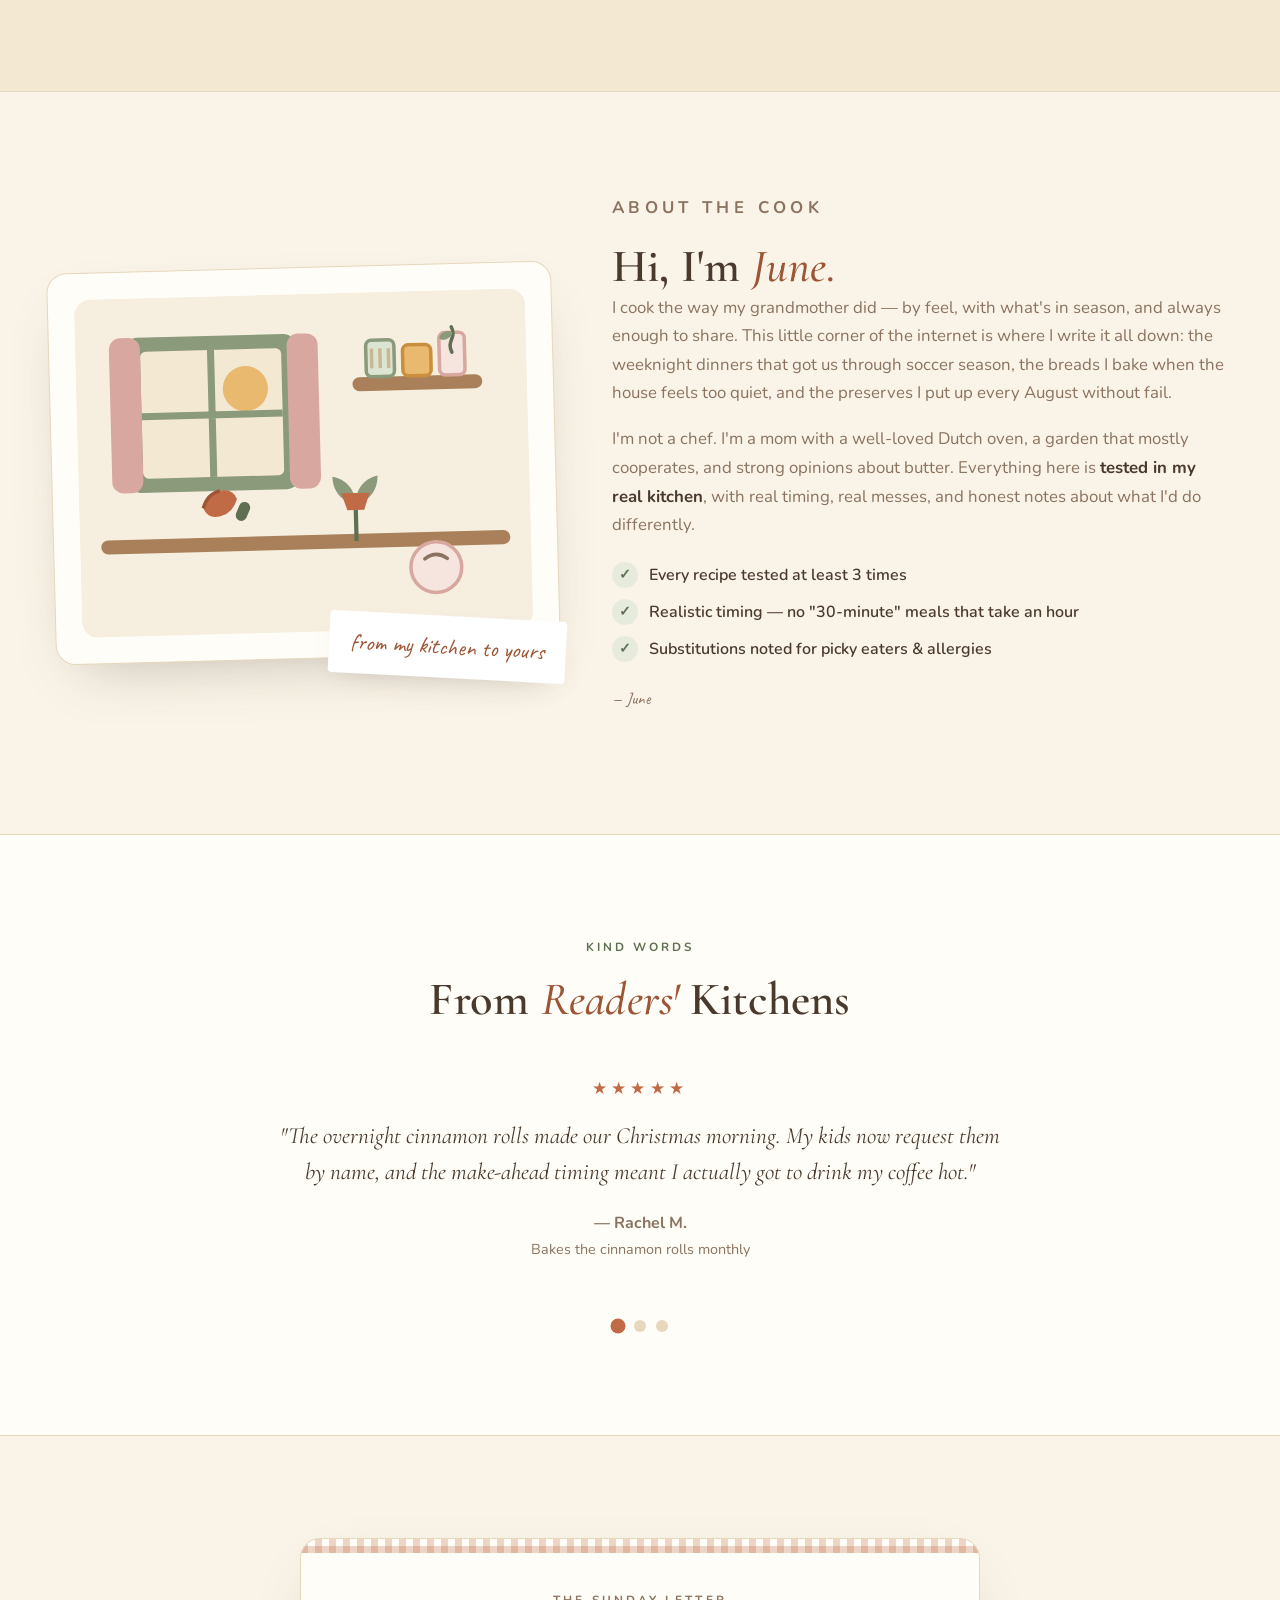
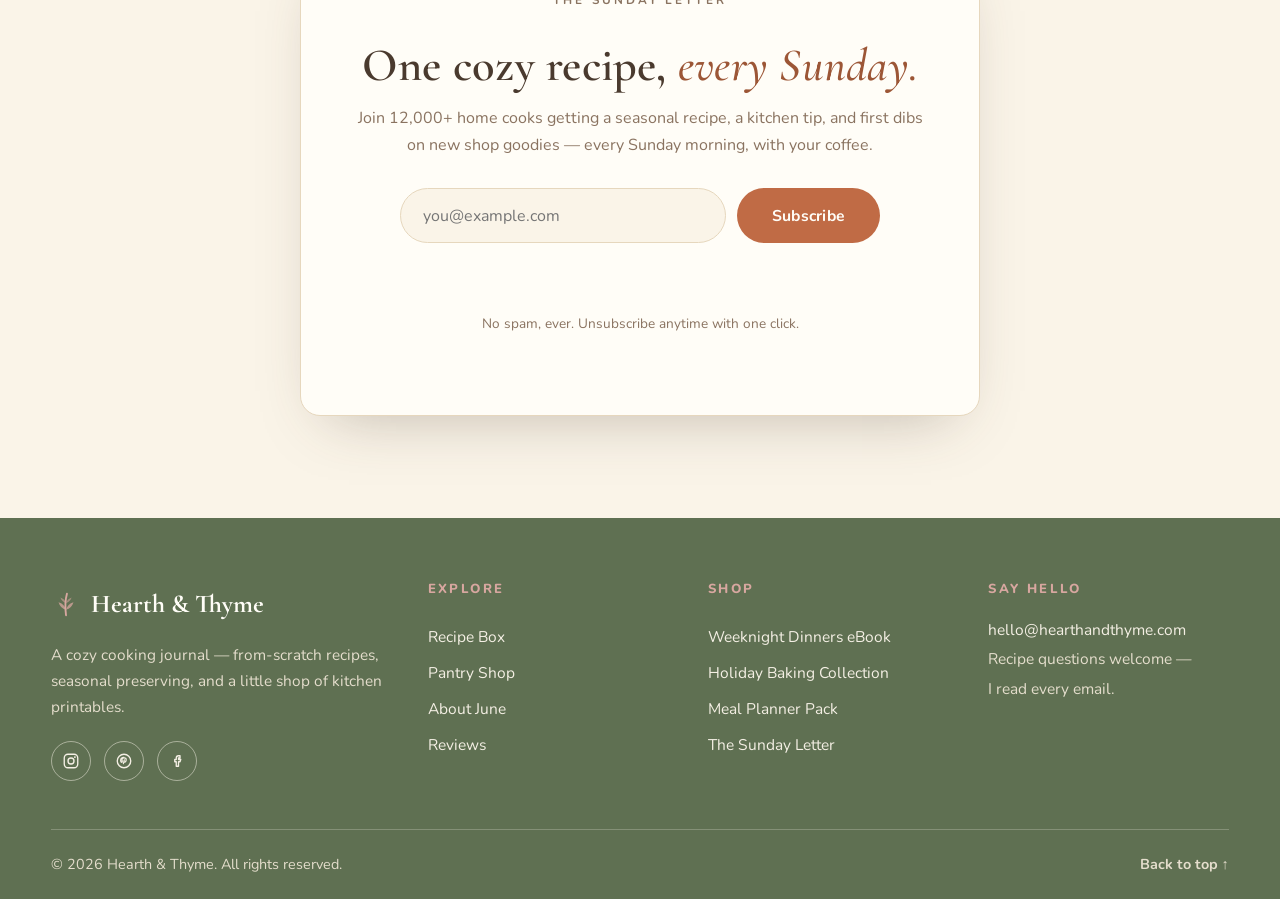
<file: hearth-and-thyme/index.html>
<!DOCTYPE html>
<html lang="en">
<head>
  <meta charset="UTF-8">
  <meta name="viewport" content="width=device-width, initial-scale=1.0">
  <title>Hearth &amp; Thyme — A Cozy Cooking Journal</title>
  <meta name="description" content="Hearth & Thyme — cozy, from-scratch recipes for slow kitchens. Weeknight dinners, baking, preserving, and slow Sunday cooking.">

  <!-- ============================================================
       ★ HEARTH & THYME TEMPLATE — QUICK CUSTOMIZATION ★
       ------------------------------------------------------------
       1. BLOG NAME ....: search for "Hearth & Thyme" and replace
       2. COOK'S NAME ..: search for "June" (the "About the Cook"
                          section) and replace
       3. EMAIL ........: search for "hello@hearthandthyme.com"
       4. SOCIALS ......: edit the footer "Follow Along" links
       5. RECIPES ......: edit the RECIPES object at the top of
                          script.js — titles, times, ingredients,
                          steps, and categories all live there
       6. SHOP .........: edit the "Shop" section below — product
                          names, prices, and buy-button links
                          (point each Buy button at your Gumroad,
                          Etsy, or Stripe checkout URL)
       7. COLORS & FONTS: edit the :root variables in styles.css
       8. NEWSLETTER ...: point the form to Formspree — see the
                          comment above the <form> tag
       ============================================================ -->

  <link rel="preconnect" href="https://fonts.googleapis.com">
  <link rel="preconnect" href="https://fonts.gstatic.com" crossorigin>
  <link href="https://fonts.googleapis.com/css2?family=Cormorant+Garamond:ital,wght@0,400;0,500;0,600;0,700;1,400;1,500;1,600&family=Nunito:wght@300;400;500;600;700;800&family=Caveat:wght@500;600&display=swap" rel="stylesheet">
  <link rel="stylesheet" href="styles.css">
</head>
<body> <div style="background:#1a1a1a;color:#fff;text-align:center;padding:10px 16px;font-family:sans-serif;font-size:14px;position:relative;z-index:9999;">Demo site &mdash; the <strong>Hearth &amp; Thyme</strong> website template by Mother Digital Co. Preview only; this is not a real business.</div>

  <!-- ======================= HEADER ======================= -->
  <header class="site-header" id="siteHeader">
    <div class="container header-inner">
      <a href="#top" class="logo" aria-label="Hearth and Thyme home">
        <svg class="logo-mark" viewBox="0 0 32 32" fill="none" aria-hidden="true">
          <path d="M16 28 C 15 20, 15 12, 17 5" stroke="currentColor" stroke-width="2" stroke-linecap="round"/>
          <path d="M16 22 C 12 21, 9 18, 8 14 C 12 15, 15 18, 16 22 Z" fill="currentColor" opacity="0.75"/>
          <path d="M16 22 C 20 21, 23 18, 24 14 C 20 15, 17 18, 16 22 Z" fill="currentColor" opacity="0.75"/>
          <path d="M16 15 C 13 14, 11 12, 10 9 C 13 10, 15 12, 16 15 Z" fill="currentColor" opacity="0.55"/>
          <path d="M16 15 C 19 14, 21 12, 22 9 C 19 10, 17 12, 16 15 Z" fill="currentColor" opacity="0.55"/>
        </svg>
        <span>Hearth &amp; Thyme</span>
      </a>
      <nav class="main-nav" aria-label="Primary">
        <a href="#recipes">Recipes</a>
        <a href="#shop">Shop</a>
        <a href="#about">About</a>
        <a href="#reviews">Reviews</a>
      </nav>
      <div class="header-actions">
        <a class="btn btn-small btn-terra" href="#newsletter">Get Recipes</a>
        <button class="nav-toggle" id="navToggle" aria-label="Open menu" aria-expanded="false">
          <span></span><span></span><span></span>
        </button>
      </div>
    </div>
    <nav class="mobile-nav" id="mobileNav" aria-label="Mobile">
      <a href="#recipes">Recipes</a>
      <a href="#shop">Shop</a>
      <a href="#about">About</a>
      <a href="#reviews">Reviews</a>
      <a class="btn btn-terra" href="#newsletter">Get Recipes</a>
    </nav>
  </header>

  <main id="top">

    <!-- ======================= HERO ======================= -->
    <section class="hero">
      <div class="container hero-grid">
        <div class="hero-copy reveal">
          <p class="eyebrow">A cozy cooking journal — Est. 2021</p>
          <h1>Good food,<br><em>made slowly.</em></h1>
          <p class="lede">From-scratch recipes for real kitchens — weeknight dinners that actually fit the week, weekend baking worth slowing down for, and preserving the harvest while it lasts.</p>
          <div class="hero-ctas">
            <a class="btn btn-terra" href="#recipes">Browse Recipes</a>
            <a class="btn btn-ghost" href="#shop">Visit the Shop</a>
          </div>
          <!-- Recipe search: filters the recipe cards below as you type -->
          <div class="search-wrap">
            <form class="search-bar" id="searchForm" role="search">
              <input type="search" id="searchInput" placeholder="Search recipes… try “apple” or “soup”" aria-label="Search recipes">
              <button class="btn btn-sage btn-small" type="submit">Search</button>
            </form>
            <p class="search-hint">6 kitchen-tested recipes, free forever.</p>
          </div>
        </div>
        <div class="reveal" aria-hidden="false">
          <article class="feature-card">
            <div class="feature-art">
              <svg viewBox="0 0 120 120" fill="none" role="img" aria-label="Cast-iron skillet apple pie illustration">
                <path d="M52 22 q4 -6 0 -12 M64 24 q4 -6 0 -12" stroke="#8a7360" stroke-width="3" stroke-linecap="round"/>
                <rect x="96" y="56" width="26" height="12" rx="6" fill="#3a2e24"/>
                <circle cx="60" cy="66" r="42" fill="#3a2e24"/>
                <circle cx="60" cy="66" r="42" stroke="#2b2119" stroke-width="3"/>
                <circle cx="60" cy="66" r="33" fill="#e8b96f"/>
                <circle cx="60" cy="66" r="33" stroke="#c98f3f" stroke-width="3"/>
                <path d="M33 52 L87 80 M33 80 L87 52 M33 66 L87 66 M47 38 L73 94 M73 38 L47 94" stroke="#c98f3f" stroke-width="3.5"/>
                <circle cx="60" cy="66" r="33" fill="none" stroke="#a06a28" stroke-width="2" stroke-dasharray="4 5" opacity="0.6"/>
              </svg>
            </div>
            <div class="feature-body">
              <span class="ribbon">Recipe of the week</span>
              <h3>Cast-Iron Skillet Apple Pie</h3>
              <div class="feature-meta">
                <span><svg viewBox="0 0 24 24" fill="none"><circle cx="12" cy="12" r="9" stroke="currentColor" stroke-width="2"/><path d="M12 7v5l3.5 2" stroke="currentColor" stroke-width="2" stroke-linecap="round"/></svg>1 hr 15 min</span>
                <span><svg viewBox="0 0 24 24" fill="none"><path d="M4 20h4v-6H4v6zm6 0h4V10h-4v10zm6 0h4V4h-4v16z" fill="currentColor"/></svg>Medium</span>
              </div>
              <button class="btn btn-terra btn-small" data-open-recipe="apple-pie">Get the Recipe</button>
            </div>
          </article>
        </div>
      </div>
    </section>

    <div class="gingham-band" aria-hidden="true"></div>

    <!-- ======================= RECIPES ======================= -->
    <section class="section" id="recipes">
      <div class="container">
        <div class="section-head reveal">
          <p class="eyebrow">From the Kitchen</p>
          <h2>The <em>Recipe</em> Box</h2>
          <p class="section-sub">Every recipe is tested in my own kitchen, written the way I'd explain it to a friend. Click any card for the full recipe — ingredients, steps, and a print button.</p>
        </div>

        <div class="pills reveal" role="group" aria-label="Filter recipes by category">
          <button class="pill active" data-filter="all">All Recipes</button>
          <button class="pill" data-filter="weeknight">Weeknight Dinners</button>
          <button class="pill" data-filter="baking">Baking</button>
          <button class="pill" data-filter="preserving">Preserving</button>
          <button class="pill" data-filter="slow-sundays">Slow Sundays</button>
        </div>

        <div class="recipe-grid reveal" id="recipeGrid">

          <article class="recipe-card" data-recipe="apple-pie" data-cats="baking" tabindex="0" role="button" aria-label="Open Cast-Iron Skillet Apple Pie recipe">
            <div class="card-art art-1">
              <svg viewBox="0 0 120 120" fill="none" role="img" aria-label="Apple pie illustration">
                <path d="M52 22 q4 -6 0 -12 M64 24 q4 -6 0 -12" stroke="#8a7360" stroke-width="3" stroke-linecap="round"/>
                <rect x="96" y="56" width="26" height="12" rx="6" fill="#3a2e24"/>
                <circle cx="60" cy="66" r="42" fill="#3a2e24"/>
                <circle cx="60" cy="66" r="42" stroke="#2b2119" stroke-width="3"/>
                <circle cx="60" cy="66" r="33" fill="#e8b96f"/>
                <circle cx="60" cy="66" r="33" stroke="#c98f3f" stroke-width="3"/>
                <path d="M33 52 L87 80 M33 80 L87 52 M33 66 L87 66 M47 38 L73 94 M73 38 L47 94" stroke="#c98f3f" stroke-width="3.5"/>
              </svg>
            </div>
            <div class="card-scallop" aria-hidden="true"></div>
            <div class="card-body">
              <span class="card-tag">Baking</span>
              <h3>Cast-Iron Skillet Apple Pie</h3>
              <div class="card-meta">
                <span><svg viewBox="0 0 24 24" fill="none"><circle cx="12" cy="12" r="9" stroke="currentColor" stroke-width="2"/><path d="M12 7v5l3.5 2" stroke="currentColor" stroke-width="2" stroke-linecap="round"/></svg>1 hr 15 min</span>
                <span><svg viewBox="0 0 24 24" fill="none"><path d="M4 20h4v-6H4v6zm6 0h4V10h-4v10zm6 0h4V4h-4v16z" fill="currentColor"/></svg>Medium</span>
              </div>
              <span class="card-link">View recipe →</span>
            </div>
          </article>

          <article class="recipe-card" data-recipe="pot-roast" data-cats="slow-sundays" tabindex="0" role="button" aria-label="Open Slow Sunday Pot Roast recipe">
            <div class="card-art art-2">
              <svg viewBox="0 0 120 120" fill="none" role="img" aria-label="Dutch oven pot illustration">
                <path d="M50 20 q5 -7 0 -14 M66 22 q5 -7 0 -14" stroke="#8a7360" stroke-width="3" stroke-linecap="round"/>
                <rect x="22" y="60" width="10" height="16" rx="5" fill="#9c5636"/>
                <rect x="88" y="60" width="10" height="16" rx="5" fill="#9c5636"/>
                <rect x="28" y="52" width="64" height="46" rx="10" fill="#c06b45"/>
                <rect x="28" y="52" width="64" height="46" rx="10" stroke="#9c5636" stroke-width="3"/>
                <rect x="22" y="42" width="76" height="16" rx="8" fill="#a05a3a"/>
                <circle cx="60" cy="38" r="7" fill="#7c4527"/>
                <path d="M44 66 q6 -4 12 0 M64 74 q6 -4 12 0 M40 80 q6 -4 12 0" stroke="#8a4a2e" stroke-width="2.5" stroke-linecap="round"/>
                <path d="M60 30 c -2 -4, 2 -6, 0 -10" stroke="#5f7052" stroke-width="2.5" stroke-linecap="round"/>
                <ellipse cx="52" cy="24" rx="4" ry="2.4" fill="#5f7052" transform="rotate(-30 52 24)"/>
                <ellipse cx="68" cy="24" rx="4" ry="2.4" fill="#5f7052" transform="rotate(30 68 24)"/>
              </svg>
            </div>
            <div class="card-scallop" aria-hidden="true"></div>
            <div class="card-body">
              <span class="card-tag">Slow Sundays</span>
              <h3>Slow Sunday Pot Roast</h3>
              <div class="card-meta">
                <span><svg viewBox="0 0 24 24" fill="none"><circle cx="12" cy="12" r="9" stroke="currentColor" stroke-width="2"/><path d="M12 7v5l3.5 2" stroke="currentColor" stroke-width="2" stroke-linecap="round"/></svg>4 hrs</span>
                <span><svg viewBox="0 0 24 24" fill="none"><path d="M4 20h4v-6H4v6zm6 0h4V10h-4v10zm6 0h4V4h-4v16z" fill="currentColor"/></svg>Easy</span>
              </div>
              <span class="card-link">View recipe →</span>
            </div>
          </article>

          <article class="recipe-card" data-recipe="shortbread" data-cats="baking" tabindex="0" role="button" aria-label="Open Honey Lavender Shortbread recipe">
            <div class="card-art art-3">
              <svg viewBox="0 0 120 120" fill="none" role="img" aria-label="Shortbread cookies illustration">
                <path d="M86 34 C 84 48, 88 60, 84 74" stroke="#5f7052" stroke-width="3" stroke-linecap="round"/>
                <circle cx="86" cy="28" r="4" fill="#b48a9e"/><circle cx="80" cy="36" r="4" fill="#b48a9e"/><circle cx="92" cy="38" r="4" fill="#b48a9e"/>
                <ellipse cx="78" cy="52" rx="7" ry="3.4" fill="#8a9a7b" transform="rotate(-30 78 52)"/>
                <ellipse cx="94" cy="56" rx="7" ry="3.4" fill="#8a9a7b" transform="rotate(30 94 56)"/>
                <rect x="26" y="72" width="58" height="18" rx="6" fill="#d9a75f"/>
                <rect x="30" y="56" width="58" height="18" rx="6" fill="#e8c07a"/>
                <rect x="26" y="40" width="58" height="18" rx="6" fill="#f0d090"/>
                <rect x="26" y="40" width="58" height="18" rx="6" stroke="#c98f3f" stroke-width="2.5"/>
                <circle cx="42" cy="49" r="2" fill="#a06a28"/><circle cx="55" cy="49" r="2" fill="#a06a28"/><circle cx="68" cy="49" r="2" fill="#a06a28"/>
              </svg>
            </div>
            <div class="card-scallop" aria-hidden="true"></div>
            <div class="card-body">
              <span class="card-tag">Baking</span>
              <h3>Honey Lavender Shortbread</h3>
              <div class="card-meta">
                <span><svg viewBox="0 0 24 24" fill="none"><circle cx="12" cy="12" r="9" stroke="currentColor" stroke-width="2"/><path d="M12 7v5l3.5 2" stroke="currentColor" stroke-width="2" stroke-linecap="round"/></svg>45 min</span>
                <span><svg viewBox="0 0 24 24" fill="none"><path d="M4 20h4v-6H4v6zm6 0h4V10h-4v10zm6 0h4V4h-4v16z" fill="currentColor"/></svg>Easy</span>
              </div>
              <span class="card-link">View recipe →</span>
            </div>
          </article>

          <article class="recipe-card" data-recipe="tomato-soup" data-cats="weeknight preserving" tabindex="0" role="button" aria-label="Open Creamy Tomato Basil Soup recipe">
            <div class="card-art art-4">
              <svg viewBox="0 0 120 120" fill="none" role="img" aria-label="Tomato soup bowl illustration">
                <path d="M48 18 q5 -7 0 -13 M62 20 q5 -7 0 -13 M74 18 q5 -7 0 -13" stroke="#8a7360" stroke-width="3" stroke-linecap="round"/>
                <path d="M18 58 h84 a0 0 0 0 1 0 0 c0 22 -19 36 -42 36 c-23 0 -42 -14 -42 -36 z" fill="#c06b45"/>
                <path d="M18 58 h84 a0 0 0 0 1 0 0 c0 22 -19 36 -42 36 c-23 0 -42 -14 -42 -36 z" stroke="#9c5636" stroke-width="3"/>
                <ellipse cx="60" cy="58" rx="42" ry="10" fill="#d4694e"/>
                <path d="M38 58 q10 -6 22 0 q12 6 22 0" stroke="#f6e4df" stroke-width="3.5" stroke-linecap="round"/>
                <ellipse cx="74" cy="52" rx="9" ry="4.6" fill="#5f7052" transform="rotate(-24 74 52)"/>
                <ellipse cx="48" cy="63" rx="7" ry="3.6" fill="#8a9a7b" transform="rotate(18 48 63)"/>
                <rect x="52" y="94" width="16" height="8" rx="4" fill="#9c5636"/>
              </svg>
            </div>
            <div class="card-scallop" aria-hidden="true"></div>
            <div class="card-body">
              <span class="card-tag">Weeknight Dinners</span>
              <h3>Creamy Tomato Basil Soup</h3>
              <div class="card-meta">
                <span><svg viewBox="0 0 24 24" fill="none"><circle cx="12" cy="12" r="9" stroke="currentColor" stroke-width="2"/><path d="M12 7v5l3.5 2" stroke="currentColor" stroke-width="2" stroke-linecap="round"/></svg>35 min</span>
                <span><svg viewBox="0 0 24 24" fill="none"><path d="M4 20h4v-6H4v6zm6 0h4V10h-4v10zm6 0h4V4h-4v16z" fill="currentColor"/></svg>Easy</span>
              </div>
              <span class="card-link">View recipe →</span>
            </div>
          </article>

          <article class="recipe-card" data-recipe="cinnamon-rolls" data-cats="baking slow-sundays" tabindex="0" role="button" aria-label="Open Overnight Cinnamon Rolls recipe">
            <div class="card-art art-5">
              <svg viewBox="0 0 120 120" fill="none" role="img" aria-label="Cinnamon rolls illustration">
                <rect x="20" y="48" width="80" height="48" rx="12" fill="#8a9a7b"/>
                <rect x="20" y="48" width="80" height="48" rx="12" stroke="#5f7052" stroke-width="3"/>
                <g>
                  <circle cx="44" cy="66" r="14" fill="#f0d090" stroke="#c98f3f" stroke-width="2.5"/>
                  <path d="M44 66 m-8 0 a8 8 0 1 1 8 8 a5 5 0 1 0 -5 -5 a2.6 2.6 0 1 1 2.6 2.6" stroke="#8a5a24" stroke-width="2.4" fill="none" stroke-linecap="round"/>
                  <circle cx="76" cy="66" r="14" fill="#f0d090" stroke="#c98f3f" stroke-width="2.5"/>
                  <path d="M76 66 m-8 0 a8 8 0 1 1 8 8 a5 5 0 1 0 -5 -5 a2.6 2.6 0 1 1 2.6 2.6" stroke="#8a5a24" stroke-width="2.4" fill="none" stroke-linecap="round"/>
                  <circle cx="44" cy="84" r="0.1" fill="none"/>
                  <circle cx="60" cy="80" r="13" fill="#f0d090" stroke="#c98f3f" stroke-width="2.5"/>
                  <path d="M60 80 m-7.5 0 a7.5 7.5 0 1 1 7.5 7.5 a4.6 4.6 0 1 0 -4.6 -4.6" stroke="#8a5a24" stroke-width="2.2" fill="none" stroke-linecap="round"/>
                </g>
                <path d="M34 44 q4 -8 12 -8 M78 44 q-4 -8 -12 -8" stroke="#f6e4df" stroke-width="4" stroke-linecap="round"/>
              </svg>
            </div>
            <div class="card-scallop" aria-hidden="true"></div>
            <div class="card-body">
              <span class="card-tag">Baking</span>
              <h3>Overnight Cinnamon Rolls</h3>
              <div class="card-meta">
                <span><svg viewBox="0 0 24 24" fill="none"><circle cx="12" cy="12" r="9" stroke="currentColor" stroke-width="2"/><path d="M12 7v5l3.5 2" stroke="currentColor" stroke-width="2" stroke-linecap="round"/></svg>Overnight</span>
                <span><svg viewBox="0 0 24 24" fill="none"><path d="M4 20h4v-6H4v6zm6 0h4V10h-4v10zm6 0h4V4h-4v16z" fill="currentColor"/></svg>Medium</span>
              </div>
              <span class="card-link">View recipe →</span>
            </div>
          </article>

          <article class="recipe-card" data-recipe="focaccia" data-cats="baking weeknight" tabindex="0" role="button" aria-label="Open Garden Herb Focaccia recipe">
            <div class="card-art art-6">
              <svg viewBox="0 0 120 120" fill="none" role="img" aria-label="Herb focaccia illustration">
                <rect x="18" y="52" width="84" height="38" rx="16" fill="#e8b96f"/>
                <rect x="18" y="52" width="84" height="38" rx="16" stroke="#c98f3f" stroke-width="3"/>
                <g fill="#c98f3f" opacity="0.75">
                  <circle cx="36" cy="66" r="3"/><circle cx="52" cy="62" r="3"/><circle cx="68" cy="66" r="3"/><circle cx="84" cy="62" r="3"/>
                  <circle cx="44" cy="78" r="3"/><circle cx="60" cy="78" r="3"/><circle cx="76" cy="78" r="3"/>
                </g>
                <path d="M30 44 C 32 36, 30 30, 34 24" stroke="#5f7052" stroke-width="2.6" stroke-linecap="round"/>
                <path d="M30 38 l-6 -3 M30 38 l6 -3 M31 32 l-5 -2 M31 32 l5 -2" stroke="#5f7052" stroke-width="2" stroke-linecap="round"/>
                <path d="M90 44 C 88 36, 90 30, 86 24" stroke="#5f7052" stroke-width="2.6" stroke-linecap="round"/>
                <path d="M90 38 l-6 -3 M90 38 l6 -3 M89 32 l-5 -2 M89 32 l5 -2" stroke="#5f7052" stroke-width="2" stroke-linecap="round"/>
                <circle cx="60" cy="40" r="7" fill="#c06b45"/>
                <path d="M60 33 l1.6 3.4 3.6 0.4 -2.7 2.4 0.7 3.6 -3.2 -1.8 -3.2 1.8 0.7 -3.6 -2.7 -2.4 3.6 -0.4 z" fill="#5f7052"/>
              </svg>
            </div>
            <div class="card-scallop" aria-hidden="true"></div>
            <div class="card-body">
              <span class="card-tag">Baking</span>
              <h3>Garden Herb Focaccia</h3>
              <div class="card-meta">
                <span><svg viewBox="0 0 24 24" fill="none"><circle cx="12" cy="12" r="9" stroke="currentColor" stroke-width="2"/><path d="M12 7v5l3.5 2" stroke="currentColor" stroke-width="2" stroke-linecap="round"/></svg>3 hrs</span>
                <span><svg viewBox="0 0 24 24" fill="none"><path d="M4 20h4v-6H4v6zm6 0h4V10h-4v10zm6 0h4V4h-4v16z" fill="currentColor"/></svg>Medium</span>
              </div>
              <span class="card-link">View recipe →</span>
            </div>
          </article>

        </div>
        <p class="no-results" id="noResults">Nothing in the recipe box matches that — try a different search or category.</p>
      </div>
    </section>

    <div class="floral-divider" aria-hidden="true">
      <svg viewBox="0 0 220 26" fill="none">
        <path d="M12 13 H208" stroke="#8a9a7b" stroke-width="1.6"/>
        <ellipse cx="52" cy="9" rx="9" ry="4" fill="#8a9a7b" opacity="0.7" transform="rotate(-24 52 9)"/>
        <ellipse cx="52" cy="17" rx="9" ry="4" fill="#8a9a7b" opacity="0.7" transform="rotate(24 52 17)"/>
        <ellipse cx="168" cy="9" rx="9" ry="4" fill="#8a9a7b" opacity="0.7" transform="rotate(24 168 9)"/>
        <ellipse cx="168" cy="17" rx="9" ry="4" fill="#8a9a7b" opacity="0.7" transform="rotate(-24 168 17)"/>
        <g fill="#d8a7a0">
          <circle cx="110" cy="6" r="4"/><circle cx="117" cy="10" r="4"/><circle cx="117" cy="16" r="4"/>
          <circle cx="110" cy="20" r="4"/><circle cx="103" cy="16" r="4"/><circle cx="103" cy="10" r="4"/>
        </g>
        <circle cx="110" cy="13" r="3.4" fill="#c06b45"/>
        <circle cx="12" cy="13" r="2.6" fill="#c06b45"/><circle cx="208" cy="13" r="2.6" fill="#c06b45"/>
      </svg>
    </div>

    <!-- ======================= SHOP ======================= -->
    <section class="section shop" id="shop">
      <div class="container">
        <div class="section-head reveal">
          <p class="eyebrow">The Pantry Shop</p>
          <h2>Take the Kitchen <em>Home</em></h2>
          <p class="section-sub">Digital downloads — eBooks, collections, and printables. They land in your inbox the second you check out.</p>
        </div>
        <div class="shop-grid reveal">

          <article class="product-card">
            <div class="product-art">
              <svg viewBox="0 0 120 120" fill="none" role="img" aria-label="eBook illustration">
                <path d="M22 30 h76 a6 6 0 0 1 6 6 v54 a6 6 0 0 1 -6 6 h-76 z" fill="#c06b45"/>
                <path d="M22 30 h76 a6 6 0 0 1 6 6 v54 a6 6 0 0 1 -6 6 h-76 z" stroke="#9c5636" stroke-width="3"/>
                <path d="M30 38 h60 v44 h-60 z" fill="#faf4e8"/>
                <path d="M60 38 v44" stroke="#e6d7bd" stroke-width="2"/>
                <path d="M38 50 h16 M38 58 h16 M66 50 h16 M66 58 h16" stroke="#8a7360" stroke-width="2.5" stroke-linecap="round"/>
                <circle cx="60" cy="82" r="7" fill="#8a9a7b"/>
                <path d="M60 82 m-3.5 0 a3.5 3.5 0 1 0 7 0 a3.5 3.5 0 1 0 -7 0" stroke="#faf4e8" stroke-width="2" fill="none"/>
              </svg>
            </div>
            <div class="product-body">
              <h3>Cozy Weeknight Dinners eBook</h3>
              <p>40 one-pot, one-pan, and 30-minute dinners for the nights when everyone's hungry <em>now</em>.</p>
              <ul class="product-includes">
                <li>40 tested recipes with photos</li>
                <li>5-ingredient pantry staples list</li>
                <li>Printable grocery lists</li>
              </ul>
              <div class="product-buy">
                <span class="price">$12<small>instant download</small></span>
                <!-- TIP: replace href="#" with your checkout link (Gumroad, Etsy, or Stripe) -->
                <a class="btn btn-terra btn-small" href="#">Buy Now</a>
              </div>
            </div>
          </article>

          <article class="product-card featured">
            <span class="product-flag">Bestseller</span>
            <div class="product-art">
              <svg viewBox="0 0 120 120" fill="none" role="img" aria-label="Baking collection illustration">
                <rect x="34" y="26" width="52" height="70" rx="10" fill="#dce5d2" opacity="0.85"/>
                <rect x="34" y="26" width="52" height="70" rx="10" stroke="#8a9a7b" stroke-width="3"/>
                <rect x="30" y="18" width="60" height="14" rx="7" fill="#8a9a7b"/>
                <circle cx="50" cy="52" r="10" fill="#e8b96f" stroke="#c98f3f" stroke-width="2.5"/>
                <circle cx="70" cy="52" r="10" fill="#e8b96f" stroke="#c98f3f" stroke-width="2.5"/>
                <circle cx="50" cy="72" r="10" fill="#e8b96f" stroke="#c98f3f" stroke-width="2.5"/>
                <circle cx="70" cy="72" r="10" fill="#e8b96f" stroke="#c98f3f" stroke-width="2.5"/>
                <circle cx="50" cy="52" r="2.4" fill="#8a5a24"/><circle cx="70" cy="72" r="2.4" fill="#8a5a24"/>
                <circle cx="70" cy="52" r="2.4" fill="#8a5a24"/><circle cx="50" cy="72" r="2.4" fill="#8a5a24"/>
              </svg>
            </div>
            <div class="product-body">
              <h3>Holiday Baking Collection</h3>
              <p>25 heirloom-worthy cookies, pies, and breads — plus printable gift tags for everything you give away.</p>
              <ul class="product-includes">
                <li>25 holiday recipes, step-by-step</li>
                <li>Make-ahead &amp; freezer guide</li>
                <li>12 printable gift tags</li>
              </ul>
              <div class="product-buy">
                <span class="price">$14<small>instant download</small></span>
                <!-- TIP: replace href="#" with your checkout link (Gumroad, Etsy, or Stripe) -->
                <a class="btn btn-terra btn-small" href="#">Buy Now</a>
              </div>
            </div>
          </article>

          <article class="product-card">
            <div class="product-art">
              <svg viewBox="0 0 120 120" fill="none" role="img" aria-label="Meal planner illustration">
                <rect x="34" y="22" width="52" height="76" rx="8" fill="#8a9a7b"/>
                <rect x="34" y="22" width="52" height="76" rx="8" stroke="#5f7052" stroke-width="3"/>
                <rect x="42" y="32" width="36" height="56" rx="4" fill="#faf4e8"/>
                <rect x="52" y="16" width="16" height="12" rx="6" fill="#5f7052"/>
                <path d="M48 44 h24 M48 52 h24 M48 60 h24 M48 68 h14" stroke="#c9b896" stroke-width="3" stroke-linecap="round"/>
                <path d="M48 78 l5 5 9 -10" stroke="#c06b45" stroke-width="3" stroke-linecap="round" stroke-linejoin="round"/>
              </svg>
            </div>
            <div class="product-body">
              <h3>Printable Meal Planner Pack</h3>
              <p>30 pages of weekly planners, pantry inventories, and freezer labels. Print once, use all year.</p>
              <ul class="product-includes">
                <li>Weekly &amp; monthly planners</li>
                <li>Pantry &amp; freezer inventory sheets</li>
                <li>US Letter + A4 sizes included</li>
              </ul>
              <div class="product-buy">
                <span class="price">$8<small>instant download</small></span>
                <!-- TIP: replace href="#" with your checkout link (Gumroad, Etsy, or Stripe) -->
                <a class="btn btn-terra btn-small" href="#">Buy Now</a>
              </div>
            </div>
          </article>

        </div>
        <p class="shop-note reveal">All products are digital — nothing ships, everything arrives instantly. <a href="#newsletter" class="inline-link">Join the newsletter</a> for 10% off your first order.</p>
      </div>
    </section>

    <!-- ======================= ABOUT ======================= -->
    <section class="section about" id="about">
      <div class="container about-grid">
        <div class="about-visual reveal" aria-hidden="true">
          <div class="about-frame">
            <svg viewBox="0 0 320 240" fill="none" role="img" aria-label="Cozy farmhouse kitchen illustration">
              <rect x="0" y="0" width="320" height="240" rx="12" fill="#f6efe0"/>
              <rect x="36" y="28" width="120" height="110" rx="8" fill="#8a9a7b"/>
              <rect x="46" y="38" width="100" height="90" rx="4" fill="#f3e9d3"/>
              <circle cx="120" cy="66" r="16" fill="#e8b96f"/>
              <path d="M46 84 h100 M96 38 v90" stroke="#8a9a7b" stroke-width="5"/>
              <rect x="24" y="28" width="22" height="110" rx="8" fill="#d8a7a0"/>
              <rect x="150" y="28" width="22" height="110" rx="8" fill="#d8a7a0"/>
              <rect x="196" y="60" width="92" height="10" rx="5" fill="#a9805a"/>
              <rect x="206" y="34" width="20" height="26" rx="4" fill="#dce5d2" stroke="#8a9a7b" stroke-width="2.5"/>
              <path d="M210 40 v14 M216 40 v14 M222 40 v14" stroke="#c9b896" stroke-width="2.5"/>
              <rect x="232" y="38" width="20" height="22" rx="4" fill="#e8b96f" stroke="#c98f3f" stroke-width="2.5"/>
              <rect x="258" y="30" width="18" height="30" rx="4" fill="#f6e4df" stroke="#d8a7a0" stroke-width="2.5"/>
              <path d="M267 44 c -4 -8, 4 -10, 0 -18" stroke="#5f7052" stroke-width="2.5" stroke-linecap="round"/>
              <ellipse cx="263" cy="32" rx="5" ry="2.6" fill="#8a9a7b" transform="rotate(-24 263 32)"/>
              <path d="M20 176 h280" stroke="#a9805a" stroke-width="10" stroke-linecap="round"/>
              <path d="M88 150 q3 -10 12 -12 q9 -2 12 6 q-3 10 -12 12 q-9 2 -12 -6 z" fill="#c06b45"/>
              <path d="M88 150 q3 -10 12 -12" stroke="#9c5636" stroke-width="2.5" fill="none"/>
              <rect x="112" y="146" width="8" height="14" rx="4" fill="#5f7052" transform="rotate(24 116 153)"/>
              <path d="M196 176 v-34" stroke="#5f7052" stroke-width="3"/>
              <path d="M196 150 c -10 -2, -16 -10, -16 -20 c 10 2, 16 10, 16 20 z" fill="#8a9a7b"/>
              <path d="M196 150 c 10 -2, 16 -10, 16 -20 c -10 2, -16 10, -16 20 z" fill="#8a9a7b"/>
              <path d="M186 142 h20 l-4 12 h-12 z" fill="#c06b45"/>
              <circle cx="252" cy="196" r="18" fill="#f6e4df" stroke="#d8a7a0" stroke-width="2.5"/>
              <path d="M244 190 q8 -6 16 0" stroke="#8a7360" stroke-width="2.5" stroke-linecap="round"/>
            </svg>
          </div>
          <p class="about-note">from my kitchen to yours</p>
        </div>
        <div class="about-copy reveal">
          <p class="eyebrow">About the Cook</p>
          <h2>Hi, I'm <em>June.</em></h2>
          <p>I cook the way my grandmother did — by feel, with what's in season, and always enough to share. This little corner of the internet is where I write it all down: the weeknight dinners that got us through soccer season, the breads I bake when the house feels too quiet, and the preserves I put up every August without fail.</p>
          <p>I'm not a chef. I'm a mom with a well-loved Dutch oven, a garden that mostly cooperates, and strong opinions about butter. Everything here is <strong>tested in my real kitchen</strong>, with real timing, real messes, and honest notes about what I'd do differently.</p>
          <ul class="check-list">
            <li>Every recipe tested at least 3 times</li>
            <li>Realistic timing — no "30-minute" meals that take an hour</li>
            <li>Substitutions noted for picky eaters &amp; allergies</li>
          </ul>
          <p class="signature">— June</p>
        </div>
      </div>
    </section>

    <!-- ======================= TESTIMONIALS ======================= -->
    <section class="section reviews" id="reviews">
      <div class="container">
        <div class="section-head reveal">
          <p class="eyebrow">Kind Words</p>
          <h2>From <em>Readers'</em> Kitchens</h2>
        </div>
        <div class="slider reveal" id="reviewSlider">
          <div class="slides">
            <blockquote class="slide active">
              <div class="stars" aria-label="5 out of 5 stars">★★★★★</div>
              <p>"The overnight cinnamon rolls made our Christmas morning. My kids now request them by name, and the make-ahead timing meant I actually got to drink my coffee hot."</p>
              <footer>— Rachel M. <span>Bakes the cinnamon rolls monthly</span></footer>
            </blockquote>
            <blockquote class="slide">
              <div class="stars" aria-label="5 out of 5 stars">★★★★★</div>
              <p>"I've bought a lot of meal-planning printables and this is the first one I actually use. The freezer inventory sheet alone saved me from buying my third bag of frozen peas."</p>
              <footer>— Denise K. <span>Meal Planner Pack customer</span></footer>
            </blockquote>
            <blockquote class="slide">
              <div class="stars" aria-label="5 out of 5 stars">★★★★★</div>
              <p>"June's tomato soup is the first recipe my teenage son asked me to teach him. The canning notes meant we put up twelve jars in September — winter us is very grateful."</p>
              <footer>— Priya S. <span>Preserving convert</span></footer>
            </blockquote>
          </div>
          <div class="slider-dots" role="tablist" aria-label="Choose review">
            <button class="dot active" data-slide="0" aria-label="Review 1"></button>
            <button class="dot" data-slide="1" aria-label="Review 2"></button>
            <button class="dot" data-slide="2" aria-label="Review 3"></button>
          </div>
        </div>
      </div>
    </section>

    <!-- ======================= NEWSLETTER ======================= -->
    <section class="section" id="newsletter">
      <div class="container">
        <div class="news-card reveal">
          <p class="eyebrow">The Sunday Letter</p>
          <h2>One cozy recipe, <em>every Sunday.</em></h2>
          <p>Join 12,000+ home cooks getting a seasonal recipe, a kitchen tip, and first dibs on new shop goodies — every Sunday morning, with your coffee.</p>
          <!-- TO MAKE THIS FORM SEND EMAIL: create a free form endpoint at
               https://formspree.io or https://usebasin.com, then change the
               <form> tag to: <form action="https://formspree.io/f/YOUR_ID" method="POST"> -->
          <form class="news-form" id="newsForm" novalidate>
            <input type="email" id="nEmail" name="email" placeholder="you@example.com" aria-label="Email address" required>
            <button class="btn btn-terra" type="submit">Subscribe</button>
          </form>
          <p class="form-msg" id="newsMsg" role="status"></p>
          <p class="news-fine">No spam, ever. Unsubscribe anytime with one click.</p>
        </div>
      </div>
    </section>

  </main>

  <!-- ======================= RECIPE MODAL ======================= -->
  <div class="modal-overlay" id="recipeModal" aria-hidden="true">
    <div class="modal" role="dialog" aria-modal="true" aria-labelledby="modalTitle">
      <button class="modal-close" id="modalClose" aria-label="Close recipe">×</button>
      <div class="modal-art" id="modalArt" aria-hidden="true"></div>
      <div class="modal-body">
        <p class="eyebrow" id="modalKicker">Recipe</p>
        <h2 id="modalTitle">Recipe title</h2>
        <div class="modal-meta" id="modalMeta"></div>
        <div class="modal-actions">
          <button class="btn btn-sage btn-small" id="printBtn">Print Recipe</button>
        </div>
        <h3>Ingredients</h3>
        <p class="search-hint" style="padding-left:0; margin-bottom:0.8rem;">Tap an ingredient to check it off as you cook.</p>
        <ul class="ing-list" id="modalIngredients"></ul>
        <h3>Instructions</h3>
        <ol class="step-list" id="modalSteps"></ol>
        <div class="modal-note" id="modalNote" hidden></div>
      </div>
    </div>
  </div>

  <!-- ======================= FOOTER ======================= -->
  <footer class="site-footer">
    <div class="container footer-grid">
      <div class="footer-brand">
        <a href="#top" class="logo" aria-label="Hearth and Thyme home">
          <svg class="logo-mark" viewBox="0 0 32 32" fill="none" aria-hidden="true">
            <path d="M16 28 C 15 20, 15 12, 17 5" stroke="currentColor" stroke-width="2" stroke-linecap="round"/>
            <path d="M16 22 C 12 21, 9 18, 8 14 C 12 15, 15 18, 16 22 Z" fill="currentColor" opacity="0.75"/>
            <path d="M16 22 C 20 21, 23 18, 24 14 C 20 15, 17 18, 16 22 Z" fill="currentColor" opacity="0.75"/>
            <path d="M16 15 C 13 14, 11 12, 10 9 C 13 10, 15 12, 16 15 Z" fill="currentColor" opacity="0.55"/>
            <path d="M16 15 C 19 14, 21 12, 22 9 C 19 10, 17 12, 16 15 Z" fill="currentColor" opacity="0.55"/>
          </svg>
          <span>Hearth &amp; Thyme</span>
        </a>
        <p>A cozy cooking journal — from-scratch recipes, seasonal preserving, and a little shop of kitchen printables.</p>
        <div class="socials">
          <a href="#" aria-label="Instagram"><svg viewBox="0 0 24 24" fill="none"><rect x="3" y="3" width="18" height="18" rx="5" stroke="currentColor" stroke-width="1.8"/><circle cx="12" cy="12" r="4" stroke="currentColor" stroke-width="1.8"/><circle cx="17.2" cy="6.8" r="1.3" fill="currentColor"/></svg></a>
          <a href="#" aria-label="Pinterest"><svg viewBox="0 0 24 24" fill="none"><circle cx="12" cy="12" r="9" stroke="currentColor" stroke-width="1.8"/><path d="M12 7c-2.8 0-4.5 2-4.5 4.2 0 1.2.6 2.3 1.7 2.7l.6-1.9c-.3-.4-.5-.9-.5-1.4 0-1.6 1.2-2.9 2.9-2.9 1.6 0 2.7 1 2.7 2.4 0 1.8-.8 3.4-2 3.4-.7 0-1.2-.5-1-1.2l.5-1.9 -1.2 5" stroke="currentColor" stroke-width="1.6" stroke-linecap="round" stroke-linejoin="round"/></svg></a>
          <a href="#" aria-label="Facebook"><svg viewBox="0 0 24 24" fill="none"><path d="M14 8h2V5h-2a3 3 0 0 0-3 3v2H9v3h2v6h3v-6h2l1-3h-3V8.5c0-.3.2-.5.5-.5z" stroke="currentColor" stroke-width="1.8" stroke-linejoin="round"/></svg></a>
        </div>
      </div>
      <nav class="footer-nav" aria-label="Footer">
        <h4>Explore</h4>
        <a href="#recipes">Recipe Box</a>
        <a href="#shop">Pantry Shop</a>
        <a href="#about">About June</a>
        <a href="#reviews">Reviews</a>
      </nav>
      <nav class="footer-nav" aria-label="Shop">
        <h4>Shop</h4>
        <a href="#shop">Weeknight Dinners eBook</a>
        <a href="#shop">Holiday Baking Collection</a>
        <a href="#shop">Meal Planner Pack</a>
        <a href="#newsletter">The Sunday Letter</a>
      </nav>
      <div class="footer-contact">
        <h4>Say Hello</h4>
        <p><a href="mailto:hello@hearthandthyme.com">hello@hearthandthyme.com</a><br>Recipe questions welcome —<br>I read every email.</p>
      </div>
    </div>
    <div class="container footer-base">
      <p>© <span id="year">2026</span> Hearth &amp; Thyme. All rights reserved.</p>
      <a href="#top" class="to-top">Back to top ↑</a>
    </div>
  </footer>

  <script src="script.js"></script>
</body>
</html>
</file>
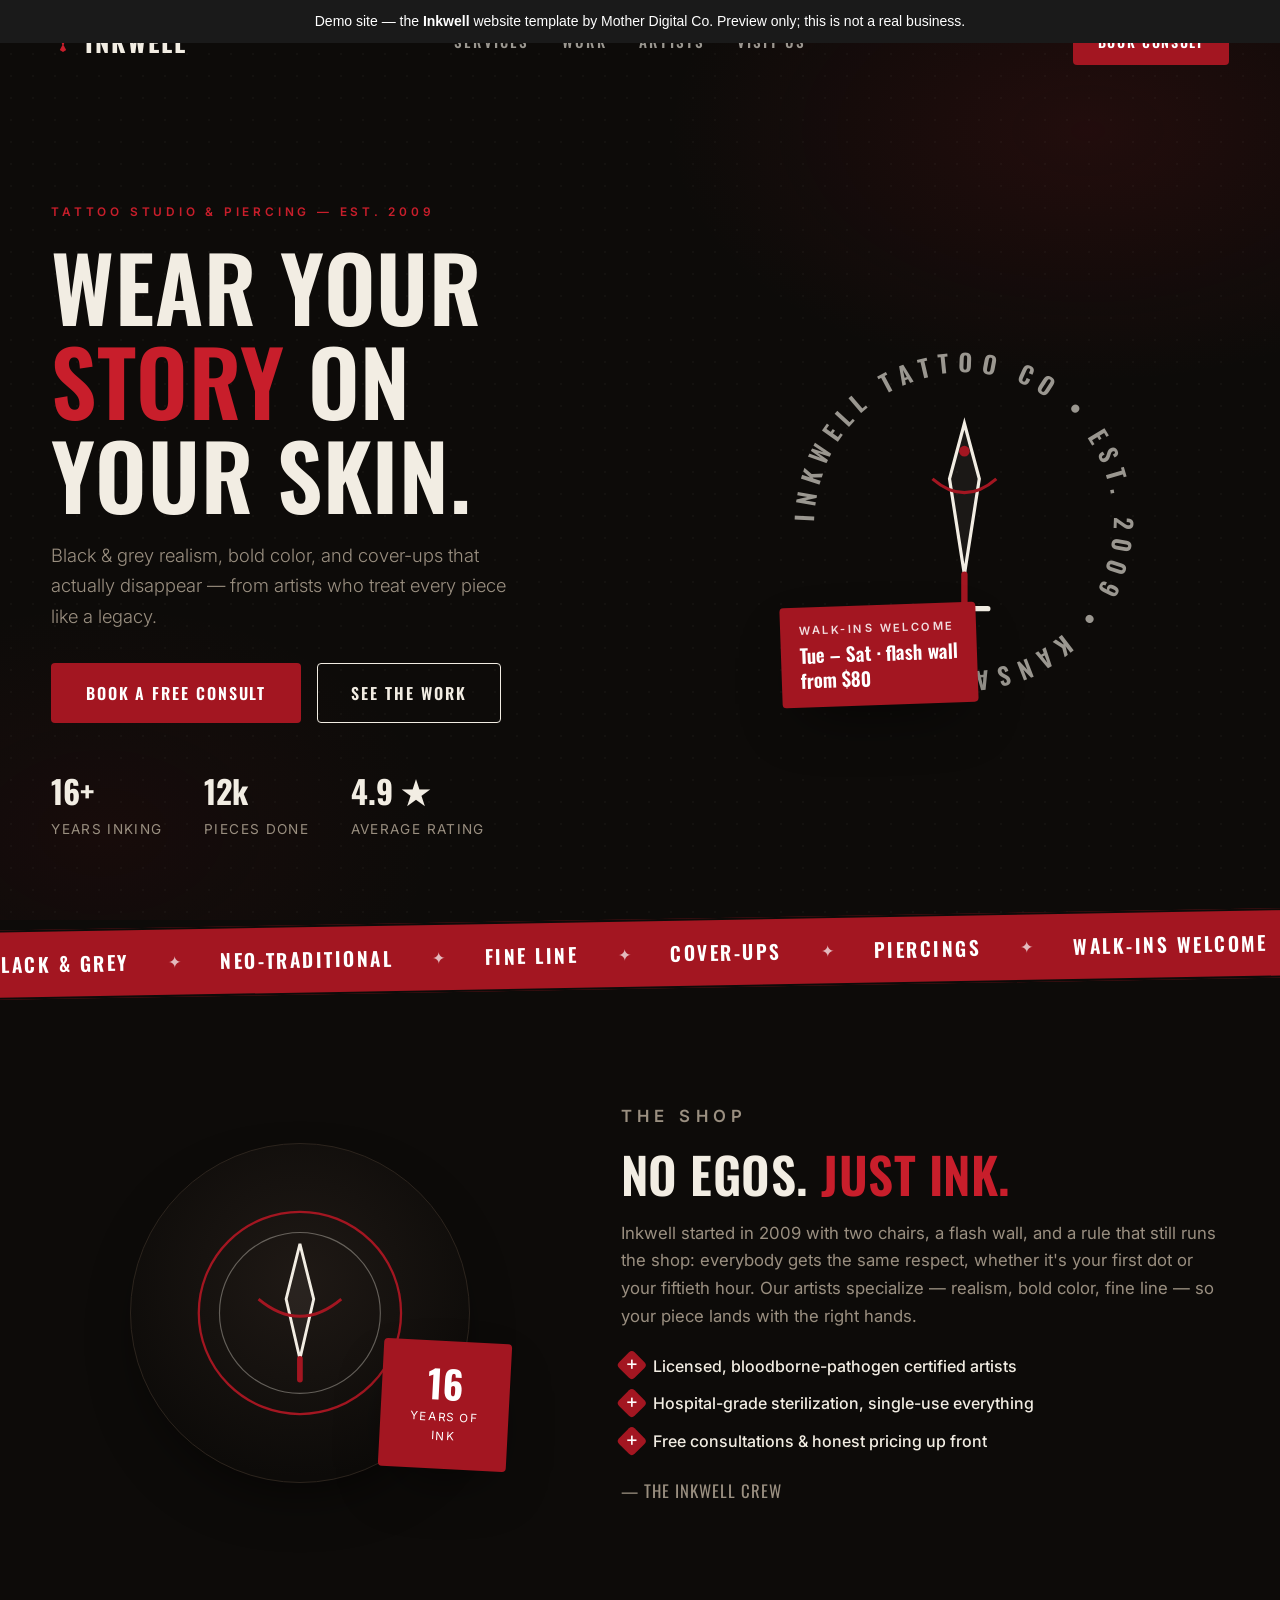
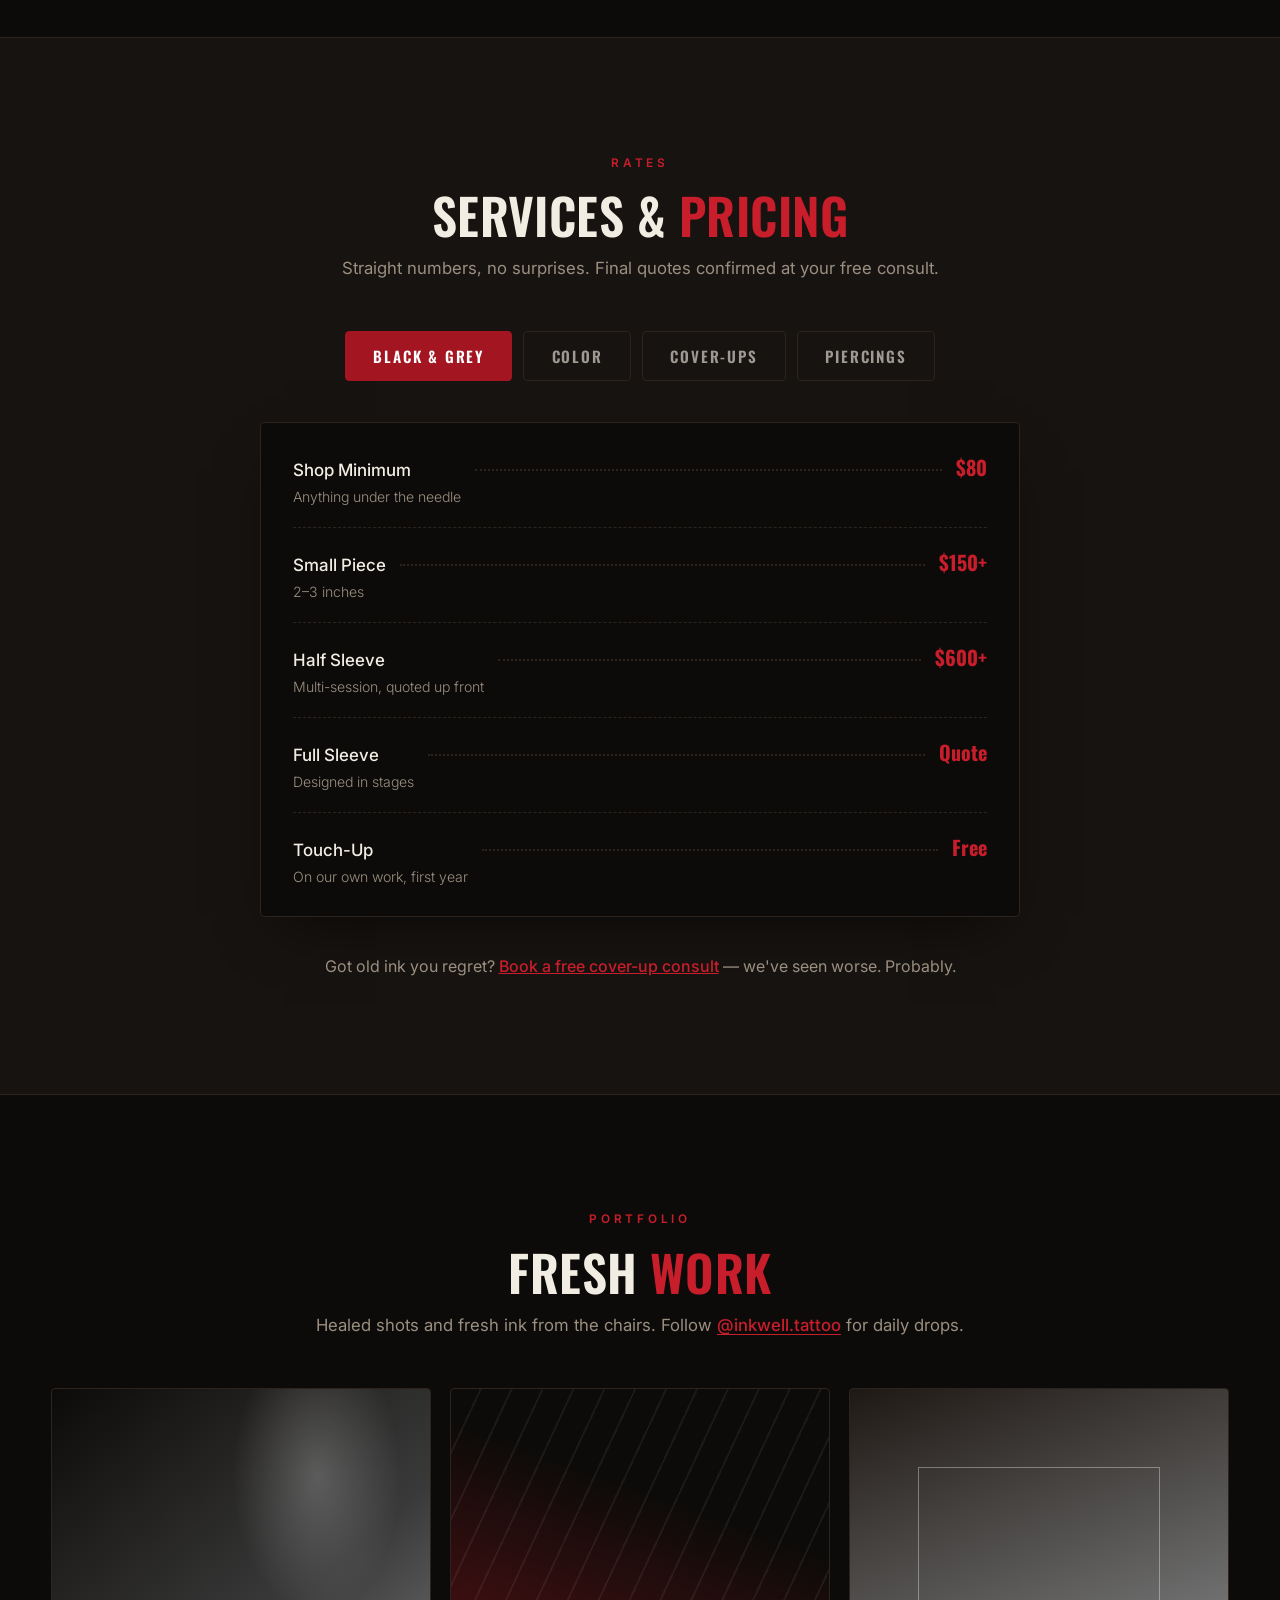
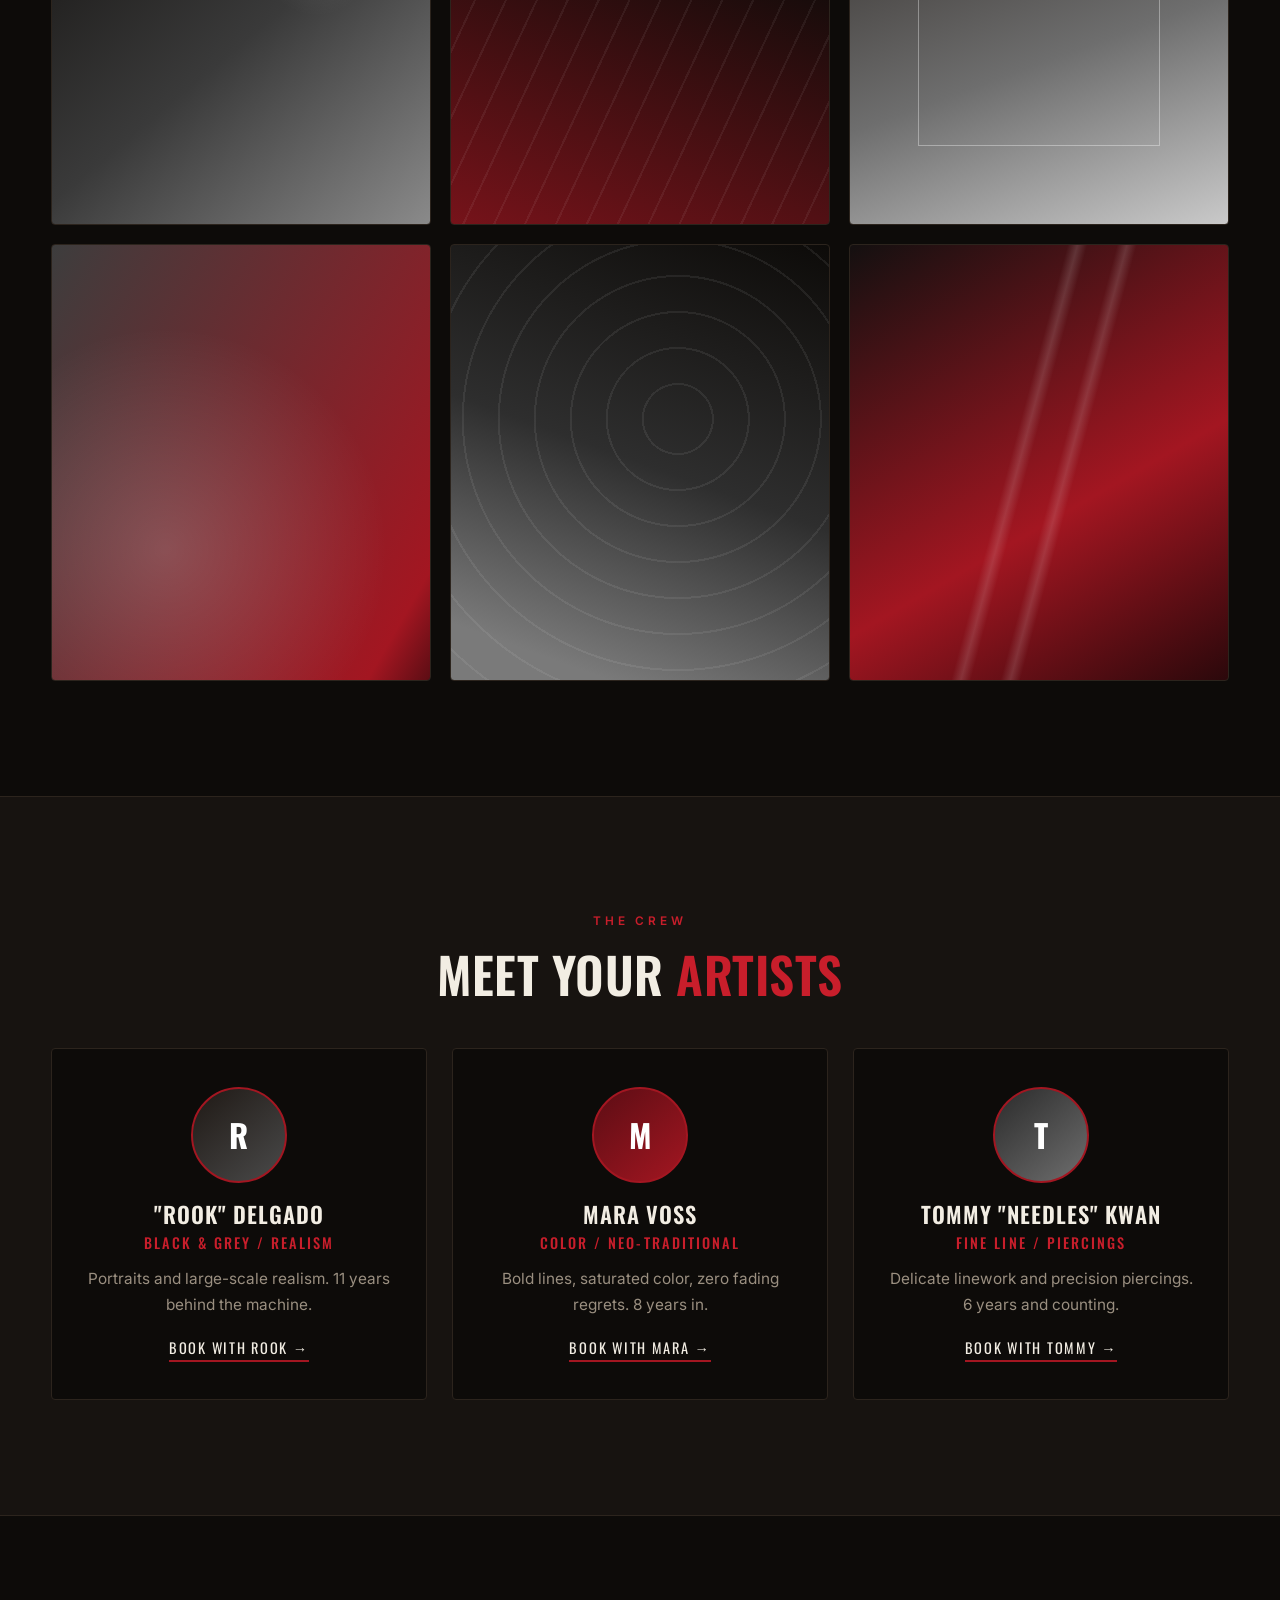
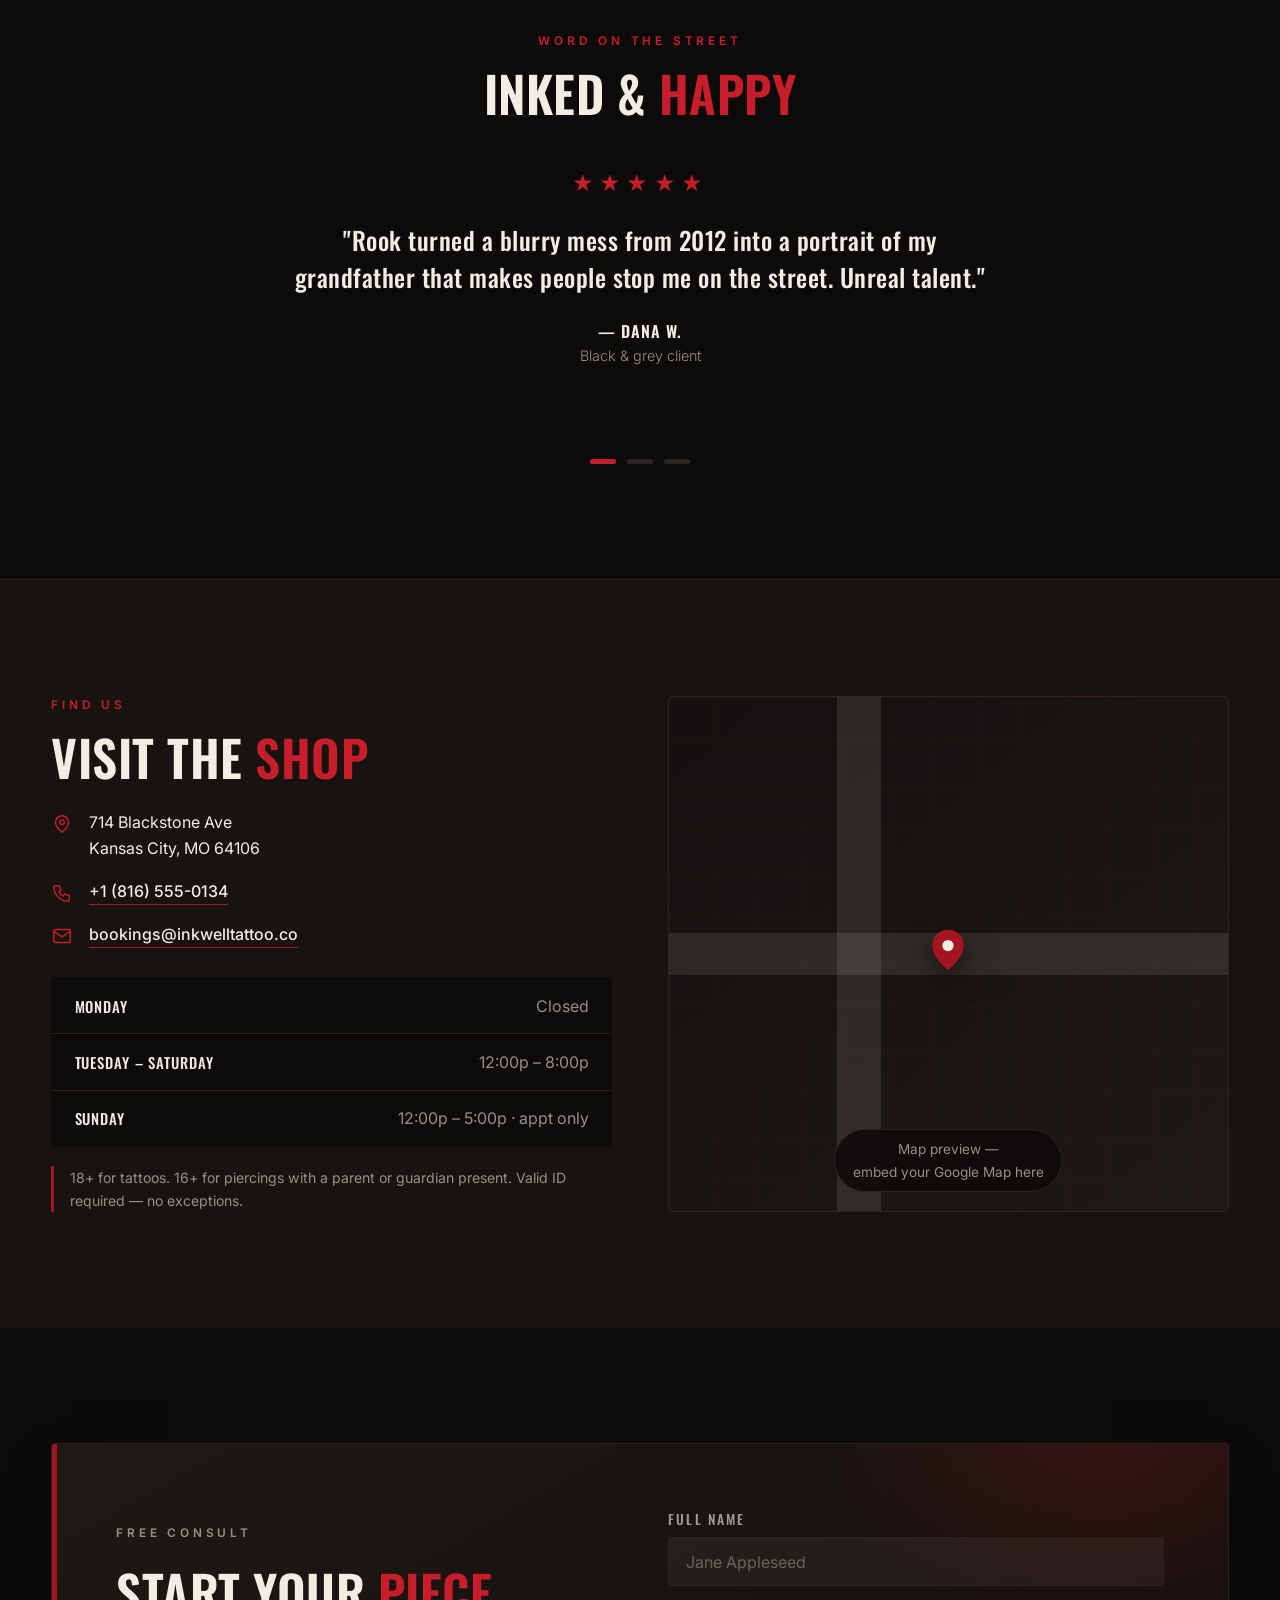
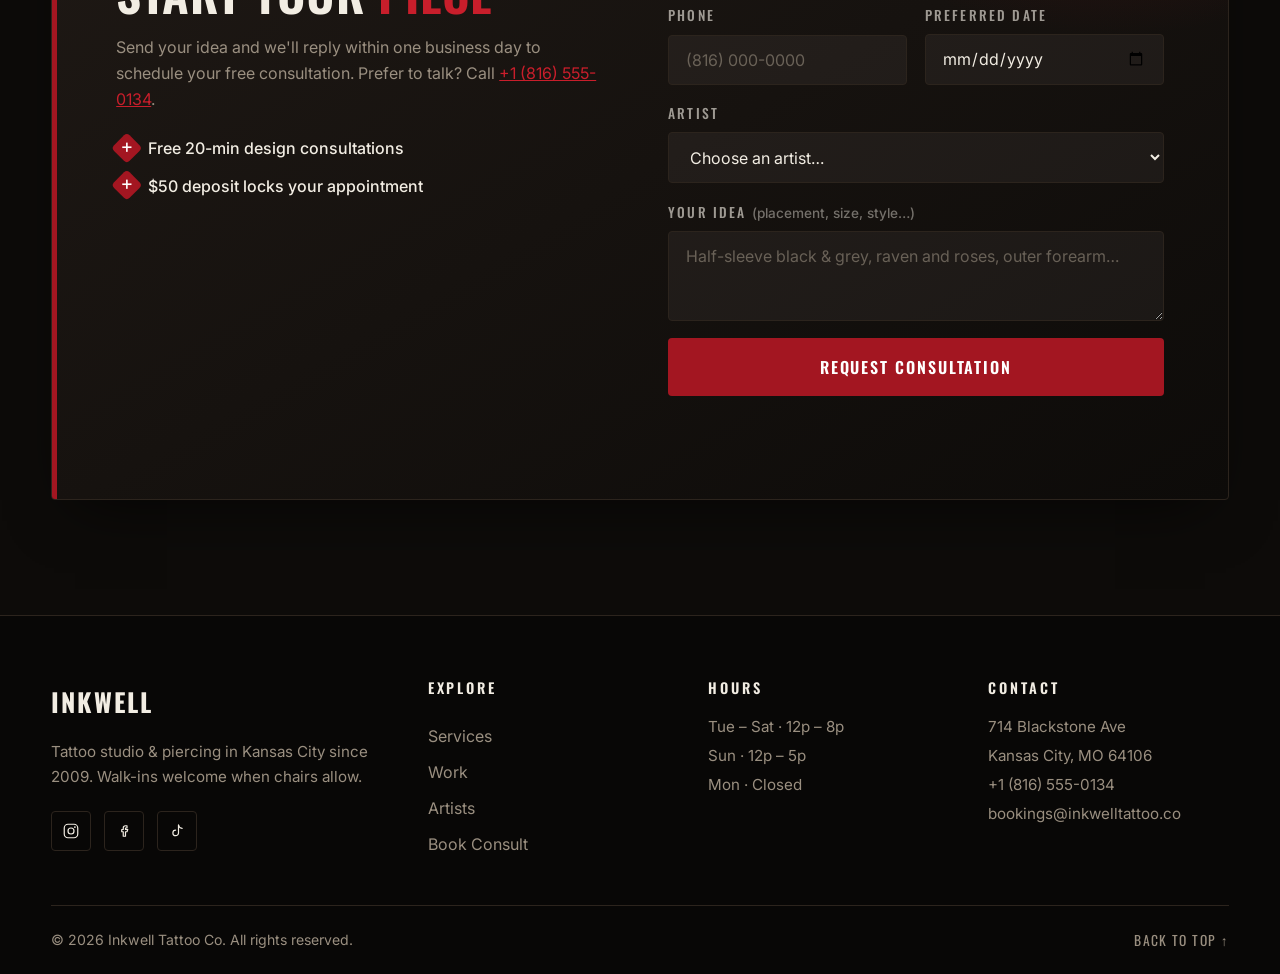
<file: inkwell/index.html>
<!DOCTYPE html>
<html lang="en">
<head>
  <meta charset="UTF-8">
  <meta name="viewport" content="width=device-width, initial-scale=1.0">
  <title>Inkwell — Tattoo Studio &amp; Piercing</title>
  <meta name="description" content="Inkwell Tattoo Co. — black & grey realism, bold color, cover-ups and piercings. Book a free consultation today.">

  <!-- ============================================================
       ★ INKWELL TEMPLATE — QUICK CUSTOMIZATION ★
       ------------------------------------------------------------
       1. STUDIO NAME ....: search for "Inkwell" and replace
       2. PHONE ..........: search for "+1 (816) 555-0134"
       3. EMAIL ..........: search for "bookings@inkwelltattoo.co"
       4. ADDRESS ........: search for "714 Blackstone Ave"
       5. HOURS ..........: edit the "Visit Us" section below
       6. SERVICES/PRICES : edit the "Services" section below
       7. COLORS & FONTS .: edit the :root variables in styles.css
       8. CONSULT FORM ...: point the form to Formspree/Basin —
                           see the comment above the <form> tag
       ============================================================ -->

  <link rel="preconnect" href="https://fonts.googleapis.com">
  <link rel="preconnect" href="https://fonts.gstatic.com" crossorigin>
  <link href="https://fonts.googleapis.com/css2?family=Oswald:wght@400;500;600;700&family=Inter:wght@300;400;500;600&display=swap" rel="stylesheet">
  <link rel="stylesheet" href="styles.css">
</head>
<body> <div style="background:#1a1a1a;color:#fff;text-align:center;padding:10px 16px;font-family:sans-serif;font-size:14px;position:relative;z-index:9999;">Demo site &mdash; the <strong>Inkwell</strong> website template by Mother Digital Co. Preview only; this is not a real business.</div>

  <!-- ======================= HEADER ======================= -->
  <header class="site-header" id="siteHeader">
    <div class="container header-inner">
      <a href="#top" class="logo" aria-label="Inkwell home">
        <svg class="logo-mark" viewBox="0 0 24 24" fill="none" aria-hidden="true">
          <path d="M12 2v13" stroke="currentColor" stroke-width="2.2" stroke-linecap="round"/>
          <path d="M12 15l-3.2 6L12 23l3.2-2L12 15z" fill="currentColor"/>
          <path d="M8.5 6.5h7" stroke="currentColor" stroke-width="2.2" stroke-linecap="round"/>
        </svg>
        <span>INKWELL</span>
      </a>
      <nav class="main-nav" aria-label="Primary">
        <a href="#services">Services</a>
        <a href="#work">Work</a>
        <a href="#artists">Artists</a>
        <a href="#visit">Visit Us</a>
      </nav>
      <div class="header-actions">
        <a class="btn btn-small btn-red" href="#booking">Book Consult</a>
        <button class="nav-toggle" id="navToggle" aria-label="Open menu" aria-expanded="false">
          <span></span><span></span><span></span>
        </button>
      </div>
    </div>
    <nav class="mobile-nav" id="mobileNav" aria-label="Mobile">
      <a href="#services">Services</a>
      <a href="#work">Work</a>
      <a href="#artists">Artists</a>
      <a href="#visit">Visit Us</a>
      <a class="btn btn-red" href="#booking">Book Consult</a>
    </nav>
  </header>

  <main id="top">

    <!-- ======================= HERO ======================= -->
    <section class="hero">
      <div class="container hero-grid">
        <div class="hero-copy reveal">
          <p class="eyebrow">Tattoo Studio &amp; Piercing — Est. 2009</p>
          <h1>WEAR YOUR<br><span class="red">STORY</span> ON<br>YOUR SKIN.</h1>
          <p class="lede">Black &amp; grey realism, bold color, and cover-ups that actually disappear — from artists who treat every piece like a legacy.</p>
          <div class="hero-ctas">
            <a class="btn btn-red" href="#booking">Book a Free Consult</a>
            <a class="btn btn-ghost" href="#work">See the Work</a>
          </div>
          <dl class="hero-stats">
            <div><dt>16+</dt><dd>Years inking</dd></div>
            <div><dt>12k</dt><dd>Pieces done</dd></div>
            <div><dt>4.9 ★</dt><dd>Average rating</dd></div>
          </dl>
        </div>
        <div class="hero-visual reveal" aria-hidden="true">
          <div class="emblem">
            <svg class="emblem-ring" viewBox="0 0 300 300">
              <defs>
                <path id="ringPath" d="M150,150 m-118,0 a118,118 0 1,1 236,0 a118,118 0 1,1 -236,0"/>
              </defs>
              <text class="ring-text">
                <textPath href="#ringPath">INKWELL TATTOO CO • EST. 2009 • KANSAS CITY •</textPath>
              </text>
            </svg>
            <svg class="emblem-dagger" viewBox="0 0 120 200" fill="none">
              <path d="M60 8 L74 60 L60 150 L46 60 Z" stroke="#f2ede3" stroke-width="3" fill="rgba(242,237,227,.06)"/>
              <path d="M60 150 L60 176" stroke="#a31621" stroke-width="6" stroke-linecap="round"/>
              <path d="M38 182 h44" stroke="#f2ede3" stroke-width="5" stroke-linecap="round"/>
              <path d="M30 60 q30 26 60 0" stroke="#a31621" stroke-width="3" fill="none"/>
              <circle cx="60" cy="34" r="5" fill="#a31621"/>
            </svg>
            <div class="emblem-card">
              <p class="emblem-card-title">Walk-ins welcome</p>
              <p class="emblem-card-text">Tue – Sat · flash wall<br>from $80</p>
            </div>
          </div>
        </div>
      </div>
    </section>

    <!-- ======================= MARQUEE ======================= -->
    <div class="marquee" aria-hidden="true">
      <div class="marquee-track">
        <span>Black &amp; Grey</span><i>✦</i><span>Neo-Traditional</span><i>✦</i><span>Fine Line</span><i>✦</i><span>Cover-Ups</span><i>✦</i><span>Piercings</span><i>✦</i><span>Walk-Ins Welcome</span><i>✦</i>
        <span>Black &amp; Grey</span><i>✦</i><span>Neo-Traditional</span><i>✦</i><span>Fine Line</span><i>✦</i><span>Cover-Ups</span><i>✦</i><span>Piercings</span><i>✦</i><span>Walk-Ins Welcome</span><i>✦</i>
      </div>
    </div>

    <!-- ======================= ABOUT ======================= -->
    <section class="section about" id="about">
      <div class="container about-grid">
        <div class="about-visual reveal" aria-hidden="true">
          <div class="about-frame">
            <svg viewBox="0 0 200 200" class="about-sigil" fill="none">
              <circle cx="100" cy="100" r="88" stroke="#a31621" stroke-width="2"/>
              <circle cx="100" cy="100" r="70" stroke="#f2ede3" stroke-width="1" opacity=".35"/>
              <path d="M100 40 L112 88 L100 140 L88 88 Z" stroke="#f2ede3" stroke-width="2.5" fill="rgba(242,237,227,.05)"/>
              <path d="M100 140 v18" stroke="#a31621" stroke-width="5" stroke-linecap="round"/>
              <path d="M64 88 q36 30 72 0" stroke="#a31621" stroke-width="2.5" fill="none"/>
            </svg>
          </div>
          <div class="about-badge">
            <span class="about-badge-num">16</span>
            <span class="about-badge-text">years of<br>ink</span>
          </div>
        </div>
        <div class="about-copy reveal">
          <p class="eyebrow">The Shop</p>
          <h2>NO EGOS. <span class="red">JUST INK.</span></h2>
          <p>Inkwell started in 2009 with two chairs, a flash wall, and a rule that still runs the shop: everybody gets the same respect, whether it's your first dot or your fiftieth hour. Our artists specialize — realism, bold color, fine line — so your piece lands with the right hands.</p>
          <ul class="check-list">
            <li>Licensed, bloodborne-pathogen certified artists</li>
            <li>Hospital-grade sterilization, single-use everything</li>
            <li>Free consultations &amp; honest pricing up front</li>
          </ul>
          <p class="signature">— The Inkwell Crew</p>
        </div>
      </div>
    </section>

    <!-- ======================= SERVICES ======================= -->
    <section class="section services" id="services">
      <div class="container">
        <div class="section-head reveal">
          <p class="eyebrow">Rates</p>
          <h2>SERVICES &amp; <span class="red">PRICING</span></h2>
          <p class="section-sub">Straight numbers, no surprises. Final quotes confirmed at your free consult.</p>
        </div>

        <div class="tabs reveal" role="tablist" aria-label="Service categories">
          <button class="tab active" role="tab" aria-selected="true" data-tab="blackgrey">Black &amp; Grey</button>
          <button class="tab" role="tab" aria-selected="false" data-tab="color">Color</button>
          <button class="tab" role="tab" aria-selected="false" data-tab="coverups">Cover-Ups</button>
          <button class="tab" role="tab" aria-selected="false" data-tab="piercings">Piercings</button>
        </div>

        <div class="tab-panels reveal">
          <div class="tab-panel active" id="panel-blackgrey" role="tabpanel">
            <ul class="price-list">
              <li><span class="pl-name">Shop Minimum <small>Anything under the needle</small></span><span class="pl-dots"></span><span class="pl-price">$80</span></li>
              <li><span class="pl-name">Small Piece <small>2–3 inches</small></span><span class="pl-dots"></span><span class="pl-price">$150+</span></li>
              <li><span class="pl-name">Half Sleeve <small>Multi-session, quoted up front</small></span><span class="pl-dots"></span><span class="pl-price">$600+</span></li>
              <li><span class="pl-name">Full Sleeve <small>Designed in stages</small></span><span class="pl-dots"></span><span class="pl-price">Quote</span></li>
              <li><span class="pl-name">Touch-Up <small>On our own work, first year</small></span><span class="pl-dots"></span><span class="pl-price">Free</span></li>
            </ul>
          </div>
          <div class="tab-panel" id="panel-color" role="tabpanel">
            <ul class="price-list">
              <li><span class="pl-name">Shop Minimum <small>Color included</small></span><span class="pl-dots"></span><span class="pl-price">$100</span></li>
              <li><span class="pl-name">Palm-Size Color <small>Bold neo-traditional</small></span><span class="pl-dots"></span><span class="pl-price">$200+</span></li>
              <li><span class="pl-name">Half Sleeve Color <small>Multi-session</small></span><span class="pl-dots"></span><span class="pl-price">$800+</span></li>
              <li><span class="pl-name">Full Back Piece <small>Designed in stages</small></span><span class="pl-dots"></span><span class="pl-price">Quote</span></li>
              <li><span class="pl-name">Color Refresh <small>On healed Inkwell work</small></span><span class="pl-dots"></span><span class="pl-price">$120+</span></li>
            </ul>
          </div>
          <div class="tab-panel" id="panel-coverups" role="tabpanel">
            <ul class="price-list">
              <li><span class="pl-name">Cover-Up Consult <small>Always free, no pressure</small></span><span class="pl-dots"></span><span class="pl-price">Free</span></li>
              <li><span class="pl-name">Small Cover-Up <small>Redesign &amp; disguise</small></span><span class="pl-dots"></span><span class="pl-price">$200+</span></li>
              <li><span class="pl-name">Large Cover-Up <small>Full rework</small></span><span class="pl-dots"></span><span class="pl-price">$500+</span></li>
              <li><span class="pl-name">Blast-Over <small>Bold work over old work</small></span><span class="pl-dots"></span><span class="pl-price">Quote</span></li>
            </ul>
          </div>
          <div class="tab-panel" id="panel-piercings" role="tabpanel">
            <ul class="price-list">
              <li><span class="pl-name">Earlobe <small>Basic titanium jewelry included</small></span><span class="pl-dots"></span><span class="pl-price">$40</span></li>
              <li><span class="pl-name">Cartilage / Helix <small>Basic titanium jewelry included</small></span><span class="pl-dots"></span><span class="pl-price">$50</span></li>
              <li><span class="pl-name">Nostril <small>Basic titanium jewelry included</small></span><span class="pl-dots"></span><span class="pl-price">$55</span></li>
              <li><span class="pl-name">Septum <small>Basic titanium jewelry included</small></span><span class="pl-dots"></span><span class="pl-price">$60</span></li>
              <li><span class="pl-name">Navel <small>Basic titanium jewelry included</small></span><span class="pl-dots"></span><span class="pl-price">$65</span></li>
            </ul>
          </div>
        </div>

        <p class="services-note reveal">Got old ink you regret? <a href="#booking">Book a free cover-up consult</a> — we've seen worse. Probably.</p>
      </div>
    </section>

    <!-- ======================= GALLERY ======================= -->
    <section class="section gallery" id="work">
      <div class="container">
        <div class="section-head reveal">
          <p class="eyebrow">Portfolio</p>
          <h2>FRESH <span class="red">WORK</span></h2>
          <p class="section-sub">Healed shots and fresh ink from the chairs. Follow <a href="#" class="inline-link">@inkwell.tattoo</a> for daily drops.</p>
        </div>
        <div class="gallery-grid reveal">
          <figure class="g-tile g-1"><figcaption>Black &amp; Grey Sleeve</figcaption></figure>
          <figure class="g-tile g-2"><figcaption>Neo-Traditional Dagger</figcaption></figure>
          <figure class="g-tile g-3"><figcaption>Fine Line Floral</figcaption></figure>
          <figure class="g-tile g-4"><figcaption>Color Back Piece</figcaption></figure>
          <figure class="g-tile g-5"><figcaption>Cover-Up Rework</figcaption></figure>
          <figure class="g-tile g-6"><figcaption>Flash Sheet No. 9</figcaption></figure>
        </div>
        <!-- TIP: replace the monochrome tiles above with your own photos:
             <figure class="g-tile"><img src="images/work-1.jpg" alt="..."><figcaption>...</figcaption></figure> -->
      </div>
    </section>

    <!-- ======================= ARTISTS ======================= -->
    <section class="section artists" id="artists">
      <div class="container">
        <div class="section-head reveal">
          <p class="eyebrow">The Crew</p>
          <h2>MEET YOUR <span class="red">ARTISTS</span></h2>
        </div>
        <div class="team-grid reveal">
          <article class="team-card">
            <div class="avatar a-1" aria-hidden="true">R</div>
            <h3>"Rook" Delgado</h3>
            <p class="role">Black &amp; Grey / Realism</p>
            <p class="bio">Portraits and large-scale realism. 11 years behind the machine.</p>
            <a class="artist-link" href="#booking">Book with Rook →</a>
          </article>
          <article class="team-card">
            <div class="avatar a-2" aria-hidden="true">M</div>
            <h3>Mara Voss</h3>
            <p class="role">Color / Neo-Traditional</p>
            <p class="bio">Bold lines, saturated color, zero fading regrets. 8 years in.</p>
            <a class="artist-link" href="#booking">Book with Mara →</a>
          </article>
          <article class="team-card">
            <div class="avatar a-3" aria-hidden="true">T</div>
            <h3>Tommy "Needles" Kwan</h3>
            <p class="role">Fine Line / Piercings</p>
            <p class="bio">Delicate linework and precision piercings. 6 years and counting.</p>
            <a class="artist-link" href="#booking">Book with Tommy →</a>
          </article>
        </div>
      </div>
    </section>

    <!-- ======================= TESTIMONIALS ======================= -->
    <section class="section reviews" id="reviews">
      <div class="container">
        <div class="section-head reveal">
          <p class="eyebrow">Word on the Street</p>
          <h2>INKED &amp; <span class="red">HAPPY</span></h2>
        </div>
        <div class="slider reveal" id="reviewSlider">
          <div class="slides">
            <blockquote class="slide active">
              <div class="stars" aria-label="5 out of 5 stars">★★★★★</div>
              <p>"Rook turned a blurry mess from 2012 into a portrait of my grandfather that makes people stop me on the street. Unreal talent."</p>
              <footer>— Dana W. <span>Black &amp; grey client</span></footer>
            </blockquote>
            <blockquote class="slide">
              <div class="stars" aria-label="5 out of 5 stars">★★★★★</div>
              <p>"Mara's color work is stupid vibrant two years later. The consult was honest, the price was the price, and the shop is spotless."</p>
              <footer>— Chris P. <span>Color sleeve client</span></footer>
            </blockquote>
            <blockquote class="slide">
              <div class="stars" aria-label="5 out of 5 stars">★★★★★</div>
              <p>"Walked in nervous about my first piercing, walked out wondering why I waited so long. Tommy explained everything and it was over in seconds."</p>
              <footer>— Alex M. <span>Piercing client</span></footer>
            </blockquote>
          </div>
          <div class="slider-dots" role="tablist" aria-label="Choose review">
            <button class="dot active" data-slide="0" aria-label="Review 1"></button>
            <button class="dot" data-slide="1" aria-label="Review 2"></button>
            <button class="dot" data-slide="2" aria-label="Review 3"></button>
          </div>
        </div>
      </div>
    </section>

    <!-- ======================= VISIT ======================= -->
    <section class="section visit" id="visit">
      <div class="container visit-grid">
        <div class="visit-info reveal">
          <p class="eyebrow">Find Us</p>
          <h2>VISIT THE <span class="red">SHOP</span></h2>
          <ul class="contact-list">
            <li>
              <svg viewBox="0 0 24 24" fill="none" aria-hidden="true"><path d="M12 21s-7-5.5-7-11a7 7 0 1 1 14 0c0 5.5-7 11-7 11z" stroke="currentColor" stroke-width="1.6"/><circle cx="12" cy="10" r="2.5" stroke="currentColor" stroke-width="1.6"/></svg>
              <span>714 Blackstone Ave<br>Kansas City, MO 64106</span>
            </li>
            <li>
              <svg viewBox="0 0 24 24" fill="none" aria-hidden="true"><path d="M5 4h4l2 5-2.5 1.5a11 11 0 0 0 5 5L15 13l5 2v4a2 2 0 0 1-2 2A16 16 0 0 1 3 6a2 2 0 0 1 2-2z" stroke="currentColor" stroke-width="1.6" stroke-linejoin="round"/></svg>
              <a href="tel:+18165550134">+1 (816) 555-0134</a>
            </li>
            <li>
              <svg viewBox="0 0 24 24" fill="none" aria-hidden="true"><rect x="3" y="5" width="18" height="14" rx="2" stroke="currentColor" stroke-width="1.6"/><path d="m3 7 9 6 9-6" stroke="currentColor" stroke-width="1.6"/></svg>
              <a href="mailto:bookings@inkwelltattoo.co">bookings@inkwelltattoo.co</a>
            </li>
          </ul>
          <table class="hours">
            <tbody>
              <tr><th>Monday</th><td>Closed</td></tr>
              <tr><th>Tuesday – Saturday</th><td>12:00p – 8:00p</td></tr>
              <tr><th>Sunday</th><td>12:00p – 5:00p · appt only</td></tr>
            </tbody>
          </table>
          <p class="age-note">18+ for tattoos. 16+ for piercings with a parent or guardian present. Valid ID required — no exceptions.</p>
        </div>
        <div class="visit-map reveal" aria-hidden="true">
          <!-- TO EMBED A REAL MAP: replace this div with your Google Maps embed:
               <iframe src="https://www.google.com/maps/embed?..." ...></iframe> -->
          <div class="map-faux">
            <div class="map-pin">
              <svg viewBox="0 0 24 24" fill="none"><path d="M12 21s-7-5.5-7-11a7 7 0 1 1 14 0c0 5.5-7 11-7 11z" fill="#a31621"/><circle cx="12" cy="10" r="2.5" fill="#f2ede3"/></svg>
            </div>
            <p>Map preview —<br>embed your Google Map here</p>
          </div>
        </div>
      </div>
    </section>

    <!-- ======================= BOOKING ======================= -->
    <section class="section booking" id="booking">
      <div class="container booking-card reveal">
        <div class="booking-copy">
          <p class="eyebrow">Free Consult</p>
          <h2>START YOUR <span class="red">PIECE</span></h2>
          <p>Send your idea and we'll reply within one business day to schedule your free consultation. Prefer to talk? Call <a href="tel:+18165550134">+1 (816) 555-0134</a>.</p>
          <ul class="check-list">
            <li>Free 20-min design consultations</li>
            <li>$50 deposit locks your appointment</li>
          </ul>
        </div>
        <!-- TO MAKE THIS FORM SEND EMAIL: create a free form endpoint at
             https://formspree.io or https://usebasin.com, then change the
             <form> tag to: <form action="https://formspree.io/f/YOUR_ID" method="POST"> -->
        <form class="booking-form" id="bookingForm" novalidate>
          <div class="field">
            <label for="fName">Full name</label>
            <input id="fName" name="name" type="text" placeholder="Jane Appleseed" required>
          </div>
          <div class="field-row">
            <div class="field">
              <label for="fPhone">Phone</label>
              <input id="fPhone" name="phone" type="tel" placeholder="(816) 000-0000" required>
            </div>
            <div class="field">
              <label for="fDate">Preferred date</label>
              <input id="fDate" name="date" type="date" required>
            </div>
          </div>
          <div class="field">
            <label for="fArtist">Artist</label>
            <select id="fArtist" name="artist" required>
              <option value="" disabled selected>Choose an artist…</option>
              <option>No preference — match me</option>
              <option>"Rook" Delgado — Black &amp; Grey</option>
              <option>Mara Voss — Color</option>
              <option>Tommy "Needles" Kwan — Fine Line / Piercings</option>
            </select>
          </div>
          <div class="field">
            <label for="fNotes">Your idea <span class="opt">(placement, size, style…)</span></label>
            <textarea id="fNotes" name="notes" rows="3" placeholder="Half-sleeve black & grey, raven and roses, outer forearm…"></textarea>
          </div>
          <button class="btn btn-red btn-block" type="submit">Request Consultation</button>
          <p class="form-msg" id="formMsg" role="status"></p>
        </form>
      </div>
    </section>

  </main>

  <!-- ======================= FOOTER ======================= -->
  <footer class="site-footer">
    <div class="container footer-grid">
      <div class="footer-brand">
        <a href="#top" class="logo"><span>INKWELL</span></a>
        <p>Tattoo studio &amp; piercing in Kansas City since 2009. Walk-ins welcome when chairs allow.</p>
        <div class="socials">
          <a href="#" aria-label="Instagram"><svg viewBox="0 0 24 24" fill="none"><rect x="3" y="3" width="18" height="18" rx="5" stroke="currentColor" stroke-width="1.6"/><circle cx="12" cy="12" r="4" stroke="currentColor" stroke-width="1.6"/><circle cx="17.2" cy="6.8" r="1.2" fill="currentColor"/></svg></a>
          <a href="#" aria-label="Facebook"><svg viewBox="0 0 24 24" fill="none"><path d="M14 8h2V5h-2a3 3 0 0 0-3 3v2H9v3h2v6h3v-6h2l1-3h-3V8.5c0-.3.2-.5.5-.5z" stroke="currentColor" stroke-width="1.6" stroke-linejoin="round"/></svg></a>
          <a href="#" aria-label="TikTok"><svg viewBox="0 0 24 24" fill="none"><path d="M14 4v10.5a3.75 3.75 0 1 1-3.75-3.75" stroke="currentColor" stroke-width="1.6" stroke-linecap="round"/><path d="M14 4c.4 2.6 2 4.3 4.8 4.5" stroke="currentColor" stroke-width="1.6" stroke-linecap="round"/></svg></a>
        </div>
      </div>
      <nav class="footer-nav" aria-label="Footer">
        <h4>Explore</h4>
        <a href="#services">Services</a>
        <a href="#work">Work</a>
        <a href="#artists">Artists</a>
        <a href="#booking">Book Consult</a>
      </nav>
      <div class="footer-hours">
        <h4>Hours</h4>
        <p>Tue – Sat · 12p – 8p<br>Sun · 12p – 5p<br>Mon · Closed</p>
      </div>
      <div class="footer-contact">
        <h4>Contact</h4>
        <p>714 Blackstone Ave<br>Kansas City, MO 64106<br><a href="tel:+18165550134">+1 (816) 555-0134</a><br><a href="mailto:bookings@inkwelltattoo.co">bookings@inkwelltattoo.co</a></p>
      </div>
    </div>
    <div class="container footer-base">
      <p>© <span id="year">2026</span> Inkwell Tattoo Co. All rights reserved.</p>
      <a href="#top" class="to-top">Back to top ↑</a>
    </div>
  </footer>

  <script src="script.js"></script>
</body>
</html>
</file>
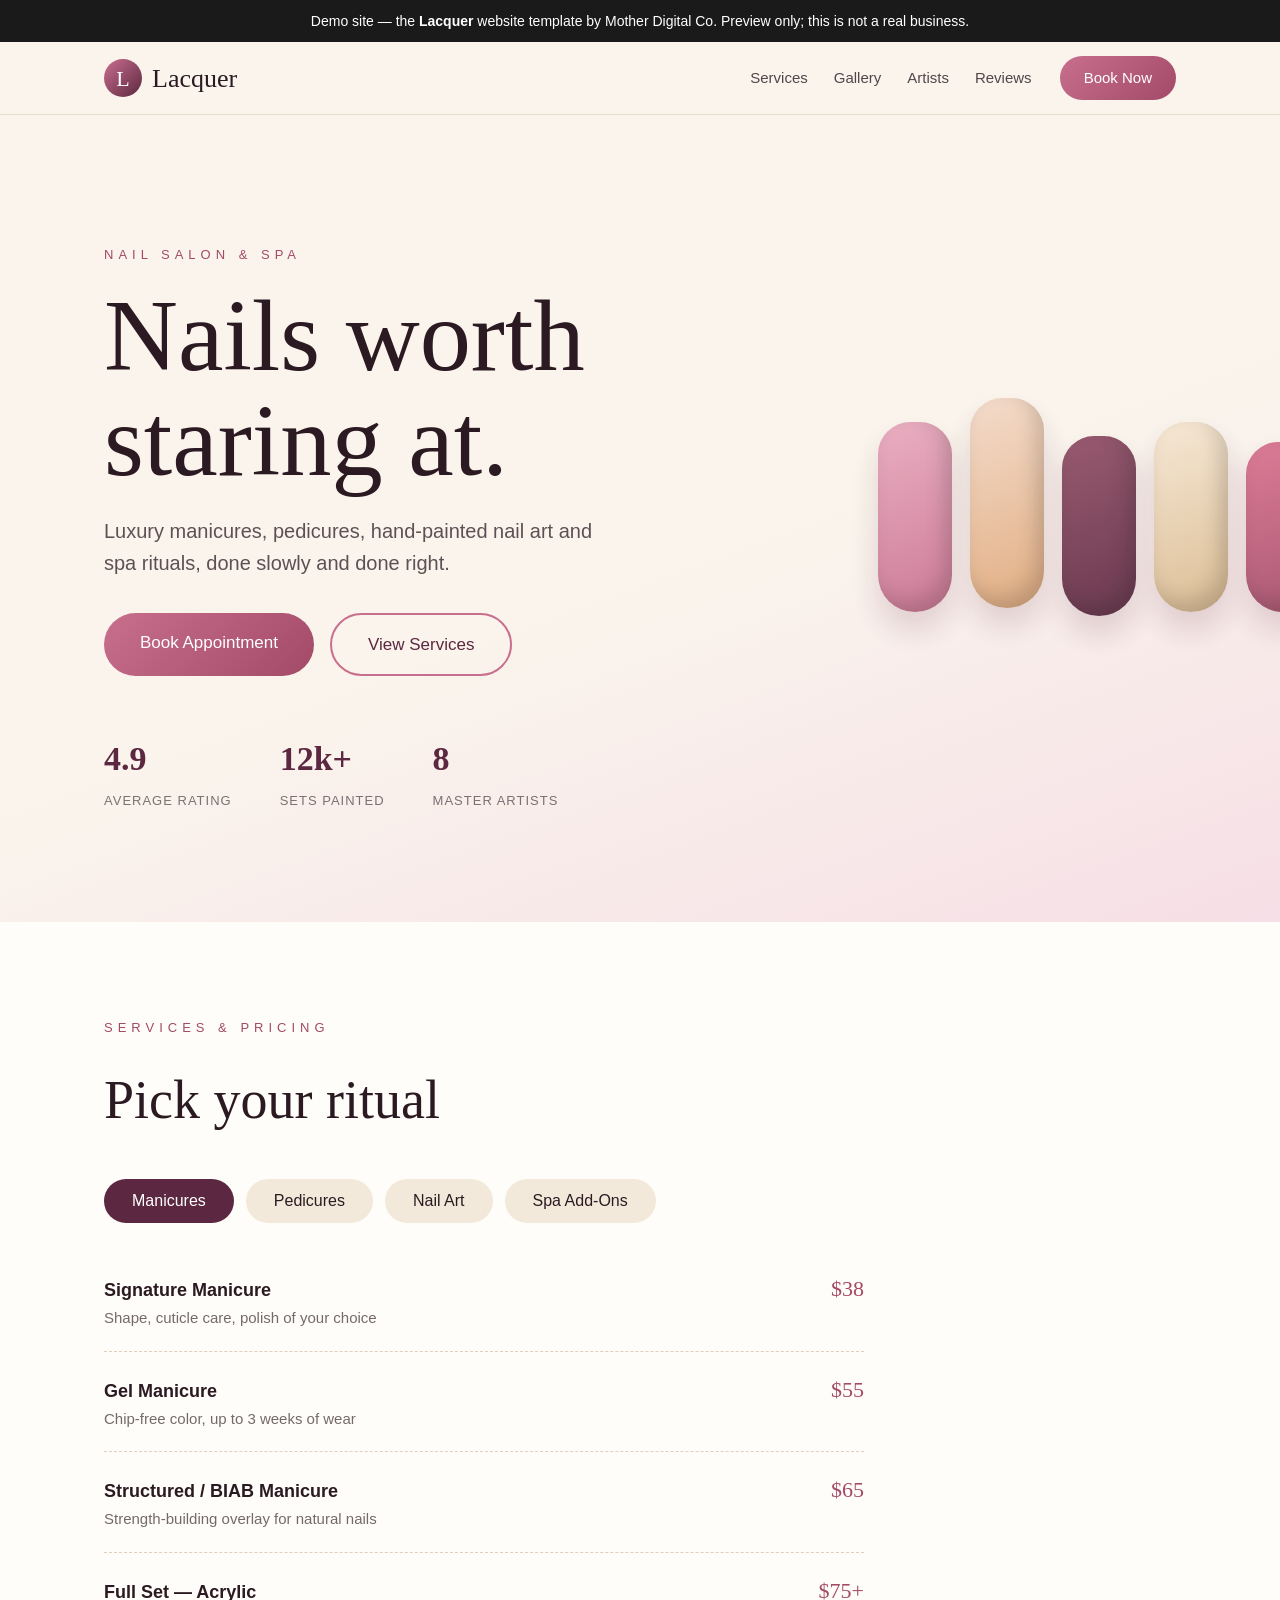
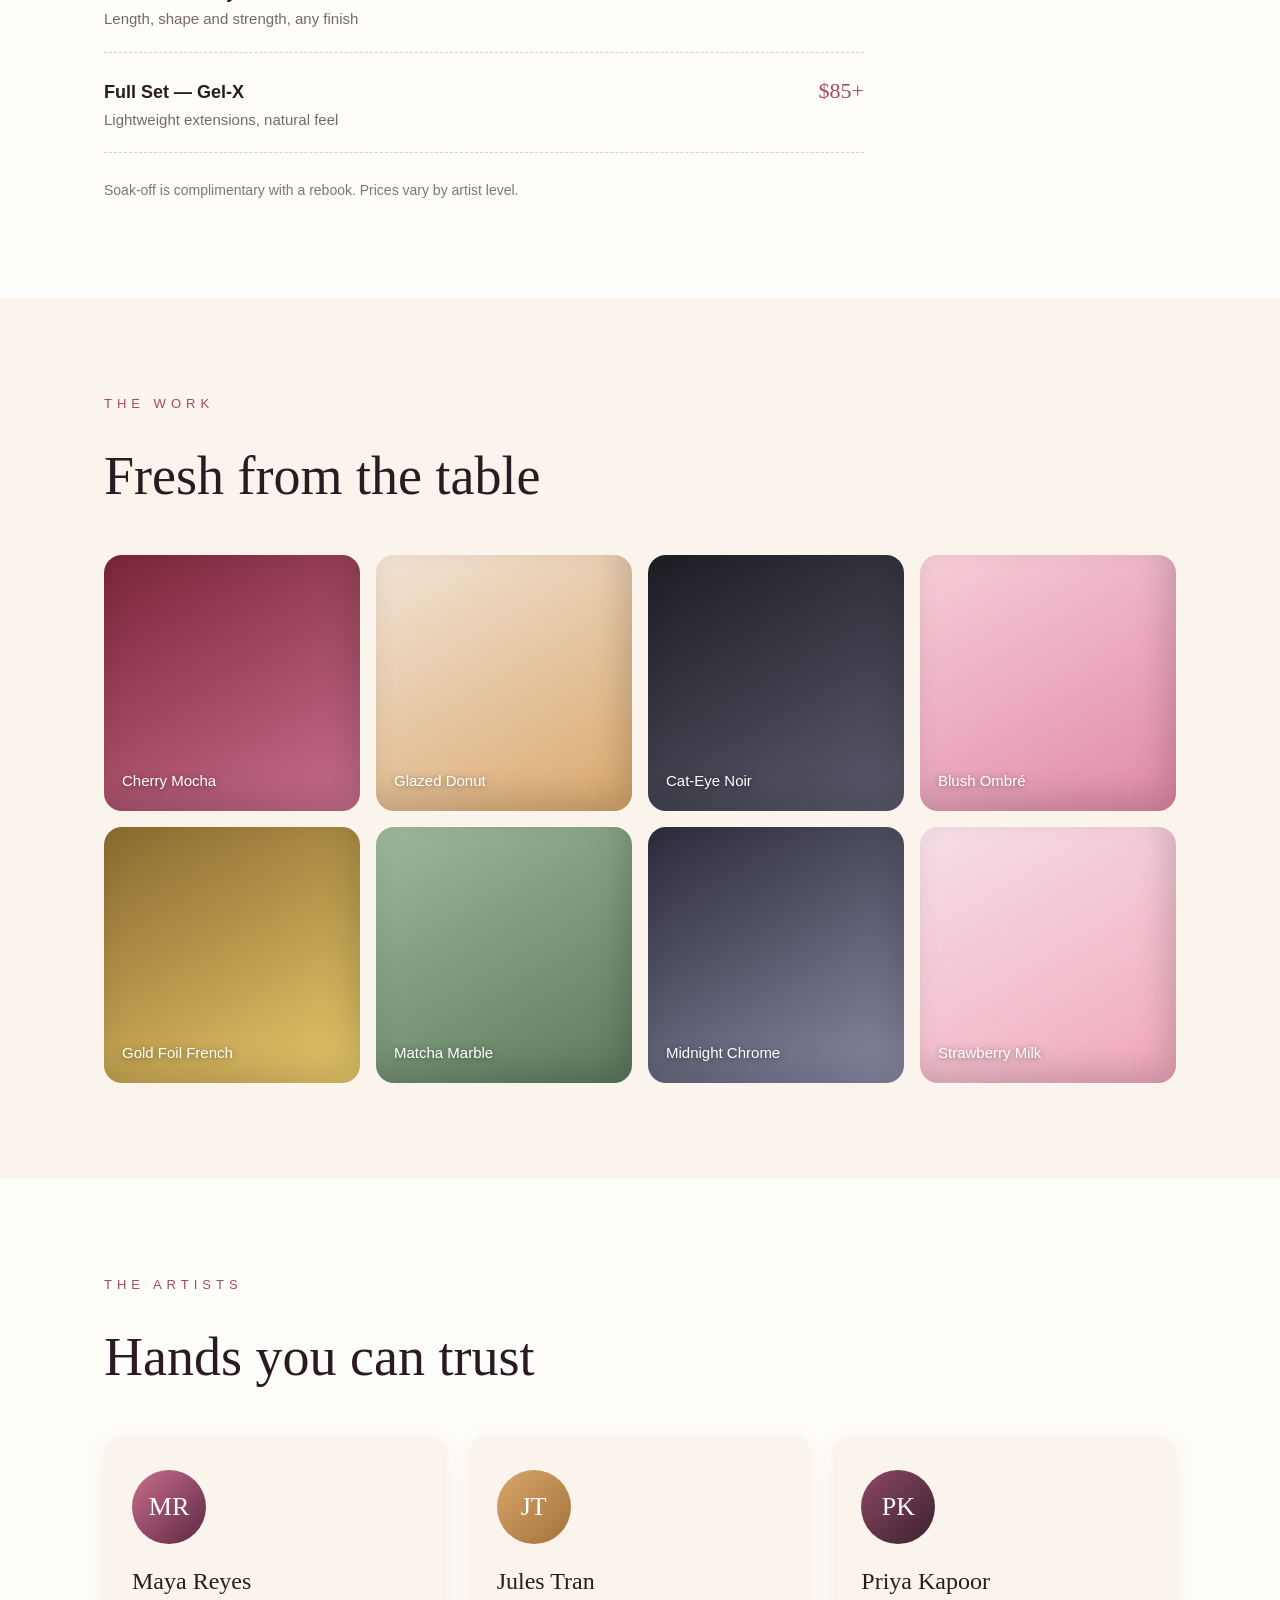
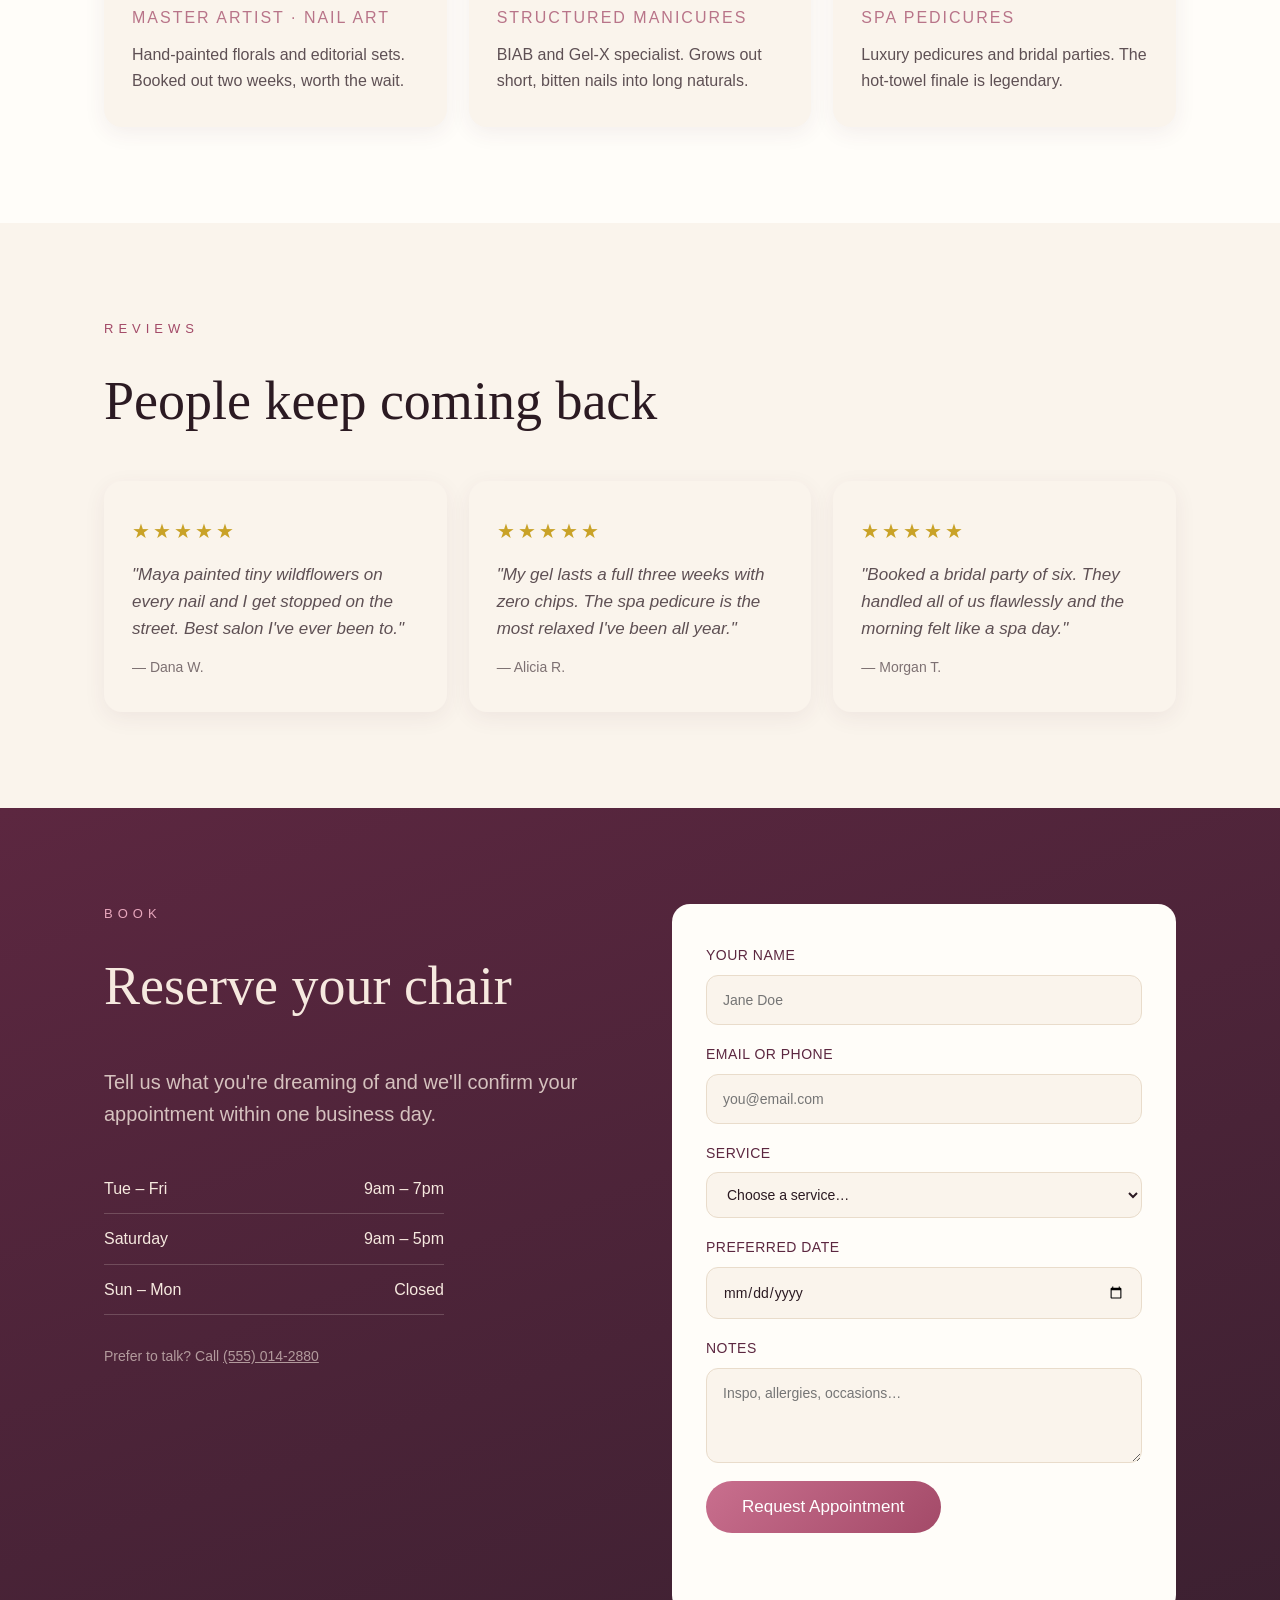
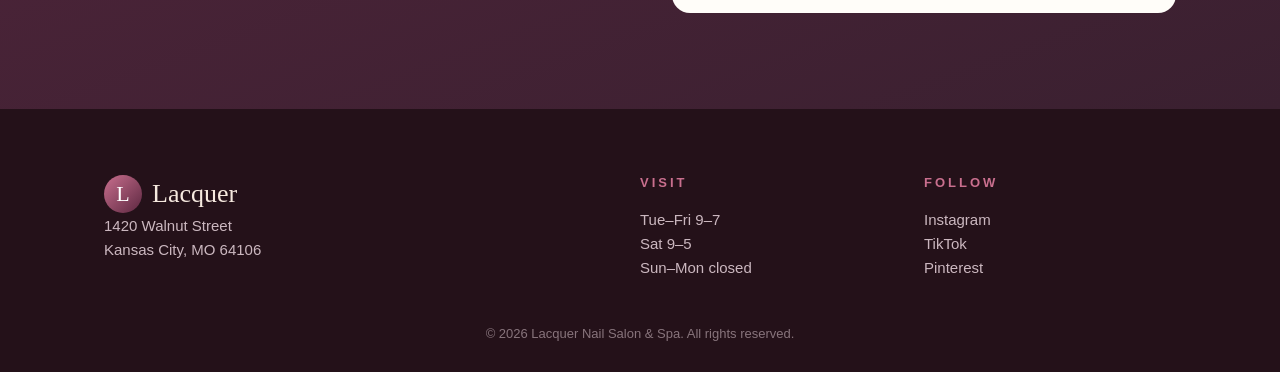
<file: lacquer/index.html>
<!DOCTYPE html>
<html lang="en">
<head>
<meta charset="utf-8">
<meta name="viewport" content="width=device-width, initial-scale=1">
<title>Lacquer — Nail Salon &amp; Spa</title>
<meta name="description" content="Lacquer is a luxury nail salon offering manicures, pedicures, nail art and spa treatments.">
<link rel="stylesheet" href="styles.css">
</head>
<body> <div style="background:#1a1a1a;color:#fff;text-align:center;padding:10px 16px;font-family:sans-serif;font-size:14px;position:relative;z-index:9999;">Demo site &mdash; the <strong>Lacquer</strong> website template by Mother Digital Co. Preview only; this is not a real business.</div>

<header class="nav">
  <div class="nav-inner">
    <a class="brand" href="#top"><span class="brand-mark">L</span> Lacquer</a>
    <nav class="nav-links">
      <a href="#services">Services</a>
      <a href="#gallery">Gallery</a>
      <a href="#artists">Artists</a>
      <a href="#reviews">Reviews</a>
    </nav>
    <a class="btn btn-small" href="#book">Book Now</a>
    <button class="nav-toggle" aria-label="Menu">&#9776;</button>
  </div>
</header>

<section class="hero" id="top">
  <div class="hero-inner">
    <p class="kicker">Nail Salon &amp; Spa</p>
    <h1>Nails worth<br>staring at.</h1>
    <p class="lede">Luxury manicures, pedicures, hand-painted nail art and spa rituals, done slowly and done right.</p>
    <div class="hero-cta">
      <a class="btn" href="#book">Book Appointment</a>
      <a class="btn btn-ghost" href="#services">View Services</a>
    </div>
    <div class="hero-stats">
      <div><strong>4.9</strong><span>average rating</span></div>
      <div><strong>12k+</strong><span>sets painted</span></div>
      <div><strong>8</strong><span>master artists</span></div>
    </div>
  </div>
  <div class="hero-art" aria-hidden="true">
    <div class="nail n1"></div>
    <div class="nail n2"></div>
    <div class="nail n3"></div>
    <div class="nail n4"></div>
    <div class="nail n5"></div>
  </div>
</section>

<section class="services" id="services">
  <div class="wrap">
    <p class="kicker">Services &amp; Pricing</p>
    <h2>Pick your ritual</h2>
    <div class="tabs">
      <button class="tab active" data-tab="mani">Manicures</button>
      <button class="tab" data-tab="pedi">Pedicures</button>
      <button class="tab" data-tab="art">Nail Art</button>
      <button class="tab" data-tab="spa">Spa Add-Ons</button>
    </div>
    <div class="tab-panels">
      <div class="panel active" id="tab-mani">
        <div class="price-row"><div><strong>Signature Manicure</strong><span>Shape, cuticle care, polish of your choice</span></div><em>$38</em></div>
        <div class="price-row"><div><strong>Gel Manicure</strong><span>Chip-free color, up to 3 weeks of wear</span></div><em>$55</em></div>
        <div class="price-row"><div><strong>Structured / BIAB Manicure</strong><span>Strength-building overlay for natural nails</span></div><em>$65</em></div>
        <div class="price-row"><div><strong>Full Set — Acrylic</strong><span>Length, shape and strength, any finish</span></div><em>$75+</em></div>
        <div class="price-row"><div><strong>Full Set — Gel-X</strong><span>Lightweight extensions, natural feel</span></div><em>$85+</em></div>
      </div>
      <div class="panel" id="tab-pedi">
        <div class="price-row"><div><strong>Classic Pedicure</strong><span>Soak, scrub, massage and polish</span></div><em>$48</em></div>
        <div class="price-row"><div><strong>Gel Pedicure</strong><span>Long-wear color with spa foot ritual</span></div><em>$68</em></div>
        <div class="price-row"><div><strong>Luxury Spa Pedicure</strong><span>Hot towels, sugar scrub, extended massage</span></div><em>$85</em></div>
        <div class="price-row"><div><strong>Couples Pedicure</strong><span>Side-by-side thrones, champagne on request</span></div><em>$150</em></div>
      </div>
      <div class="panel" id="tab-art">
        <div class="price-row"><div><strong>French / Ombré</strong><span>Classic tips or soft gradient fades</span></div><em>$15+</em></div>
        <div class="price-row"><div><strong>Hand-Painted Design</strong><span>Florals, line work, abstracts — per nail</span></div><em>$8+/nail</em></div>
        <div class="price-row"><div><strong>Chrome / Cat-Eye</strong><span>Mirror chrome or magnetic shimmer</span></div><em>$20+</em></div>
        <div class="price-row"><div><strong>3D Embellishments</strong><span>Charms, pearls, crystals and sculpted art</span></div><em>$25+</em></div>
        <div class="price-row"><div><strong>Bridal Nail Design</strong><span>Consultation plus trial set before the day</span></div><em>$120+</em></div>
      </div>
      <div class="panel" id="tab-spa">
        <div class="price-row"><div><strong>Paraffin Treatment</strong><span>Deep-moisture warm wax for hands or feet</span></div><em>$18</em></div>
        <div class="price-row"><div><strong>Hot Stone Massage</strong><span>10-minute add-on to any service</span></div><em>$15</em></div>
        <div class="price-row"><div><strong>Callus Renewal</strong><span>Foot file, exfoliation and balm</span></div><em>$20</em></div>
        <div class="price-row"><div><strong>Polish Change</strong><span>Quick refresh between appointments</span></div><em>$18</em></div>
      </div>
    </div>
    <p class="fine">Soak-off is complimentary with a rebook. Prices vary by artist level.</p>
  </div>
</section>

<section class="gallery" id="gallery">
  <div class="wrap">
    <p class="kicker">The Work</p>
    <h2>Fresh from the table</h2>
    <div class="grid">
      <div class="tile t1"><span>Cherry Mocha</span></div>
      <div class="tile t2"><span>Glazed Donut</span></div>
      <div class="tile t3"><span>Cat-Eye Noir</span></div>
      <div class="tile t4"><span>Blush Ombré</span></div>
      <div class="tile t5"><span>Gold Foil French</span></div>
      <div class="tile t6"><span>Matcha Marble</span></div>
      <div class="tile t7"><span>Midnight Chrome</span></div>
      <div class="tile t8"><span>Strawberry Milk</span></div>
    </div>
  </div>
</section>

<section class="artists" id="artists">
  <div class="wrap">
    <p class="kicker">The Artists</p>
    <h2>Hands you can trust</h2>
    <div class="cards">
      <div class="card">
        <div class="avatar a1">MR</div>
        <h3>Maya Reyes</h3>
        <p class="role">Master Artist · Nail Art</p>
        <p>Hand-painted florals and editorial sets. Booked out two weeks, worth the wait.</p>
      </div>
      <div class="card">
        <div class="avatar a2">JT</div>
        <h3>Jules Tran</h3>
        <p class="role">Structured Manicures</p>
        <p>BIAB and Gel-X specialist. Grows out short, bitten nails into long naturals.</p>
      </div>
      <div class="card">
        <div class="avatar a3">PK</div>
        <h3>Priya Kapoor</h3>
        <p class="role">Spa Pedicures</p>
        <p>Luxury pedicures and bridal parties. The hot-towel finale is legendary.</p>
      </div>
    </div>
  </div>
</section>

<section class="reviews" id="reviews">
  <div class="wrap">
    <p class="kicker">Reviews</p>
    <h2>People keep coming back</h2>
    <div class="cards">
      <div class="card review">
        <div class="stars">★★★★★</div>
        <p>"Maya painted tiny wildflowers on every nail and I get stopped on the street. Best salon I've ever been to."</p>
        <cite>— Dana W.</cite>
      </div>
      <div class="card review">
        <div class="stars">★★★★★</div>
        <p>"My gel lasts a full three weeks with zero chips. The spa pedicure is the most relaxed I've been all year."</p>
        <cite>— Alicia R.</cite>
      </div>
      <div class="card review">
        <div class="stars">★★★★★</div>
        <p>"Booked a bridal party of six. They handled all of us flawlessly and the morning felt like a spa day."</p>
        <cite>— Morgan T.</cite>
      </div>
    </div>
  </div>
</section>

<section class="book" id="book">
  <div class="wrap book-grid">
    <div>
      <p class="kicker">Book</p>
      <h2>Reserve your chair</h2>
      <p class="lede">Tell us what you're dreaming of and we'll confirm your appointment within one business day.</p>
      <ul class="hours">
        <li><span>Tue – Fri</span><span>9am – 7pm</span></li>
        <li><span>Saturday</span><span>9am – 5pm</span></li>
        <li><span>Sun – Mon</span><span>Closed</span></li>
      </ul>
      <p class="fine">Prefer to talk? Call <a href="tel:+15550142880">(555) 014-2880</a></p>
    </div>
    <form class="book-form" id="bookForm">
      <label>Your name<input type="text" name="name" required placeholder="Jane Doe"></label>
      <label>Email or phone<input type="text" name="contact" required placeholder="you@email.com"></label>
      <label>Service
        <select name="service" required>
          <option value="">Choose a service…</option>
          <option>Signature Manicure — $38</option>
          <option>Gel Manicure — $55</option>
          <option>Full Set — $75+</option>
          <option>Spa Pedicure — $48+</option>
          <option>Nail Art / Design — varies</option>
          <option>Bridal Party — varies</option>
        </select>
      </label>
      <label>Preferred date<input type="date" name="date"></label>
      <label>Notes<textarea name="notes" rows="3" placeholder="Inspo, allergies, occasions…"></textarea></label>
      <button class="btn" type="submit">Request Appointment</button>
      <p class="form-note" id="formNote"></p>
    </form>
  </div>
</section>

<footer>
  <div class="wrap foot-grid">
    <div>
      <a class="brand" href="#top"><span class="brand-mark">L</span> Lacquer</a>
      <p>1420 Walnut Street<br>Kansas City, MO 64106</p>
    </div>
    <div>
      <h4>Visit</h4>
      <p>Tue–Fri 9–7<br>Sat 9–5<br>Sun–Mon closed</p>
    </div>
    <div>
      <h4>Follow</h4>
      <p><a href="#">Instagram</a><br><a href="#">TikTok</a><br><a href="#">Pinterest</a></p>
    </div>
  </div>
  <p class="copy">© 2026 Lacquer Nail Salon &amp; Spa. All rights reserved.</p>
</footer>

<script src="script.js"></script>
</body>
</html>
</file>
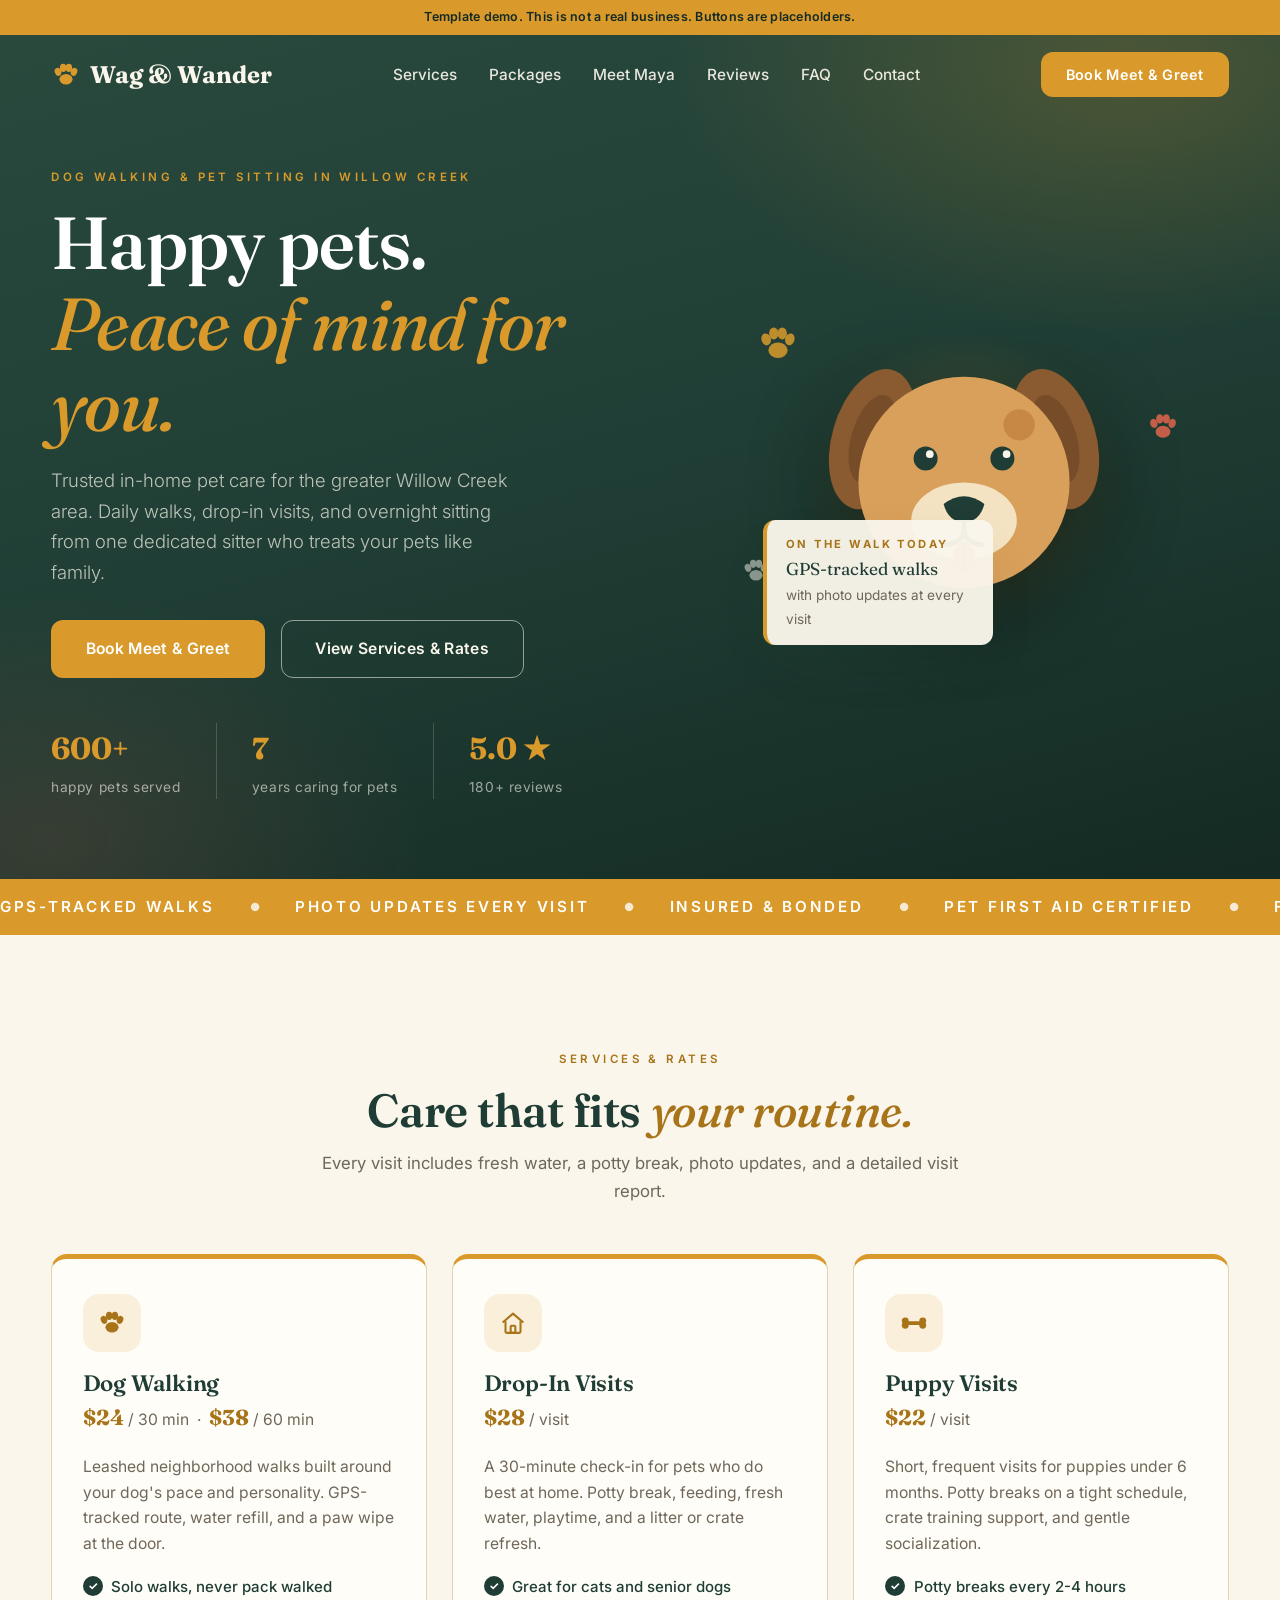
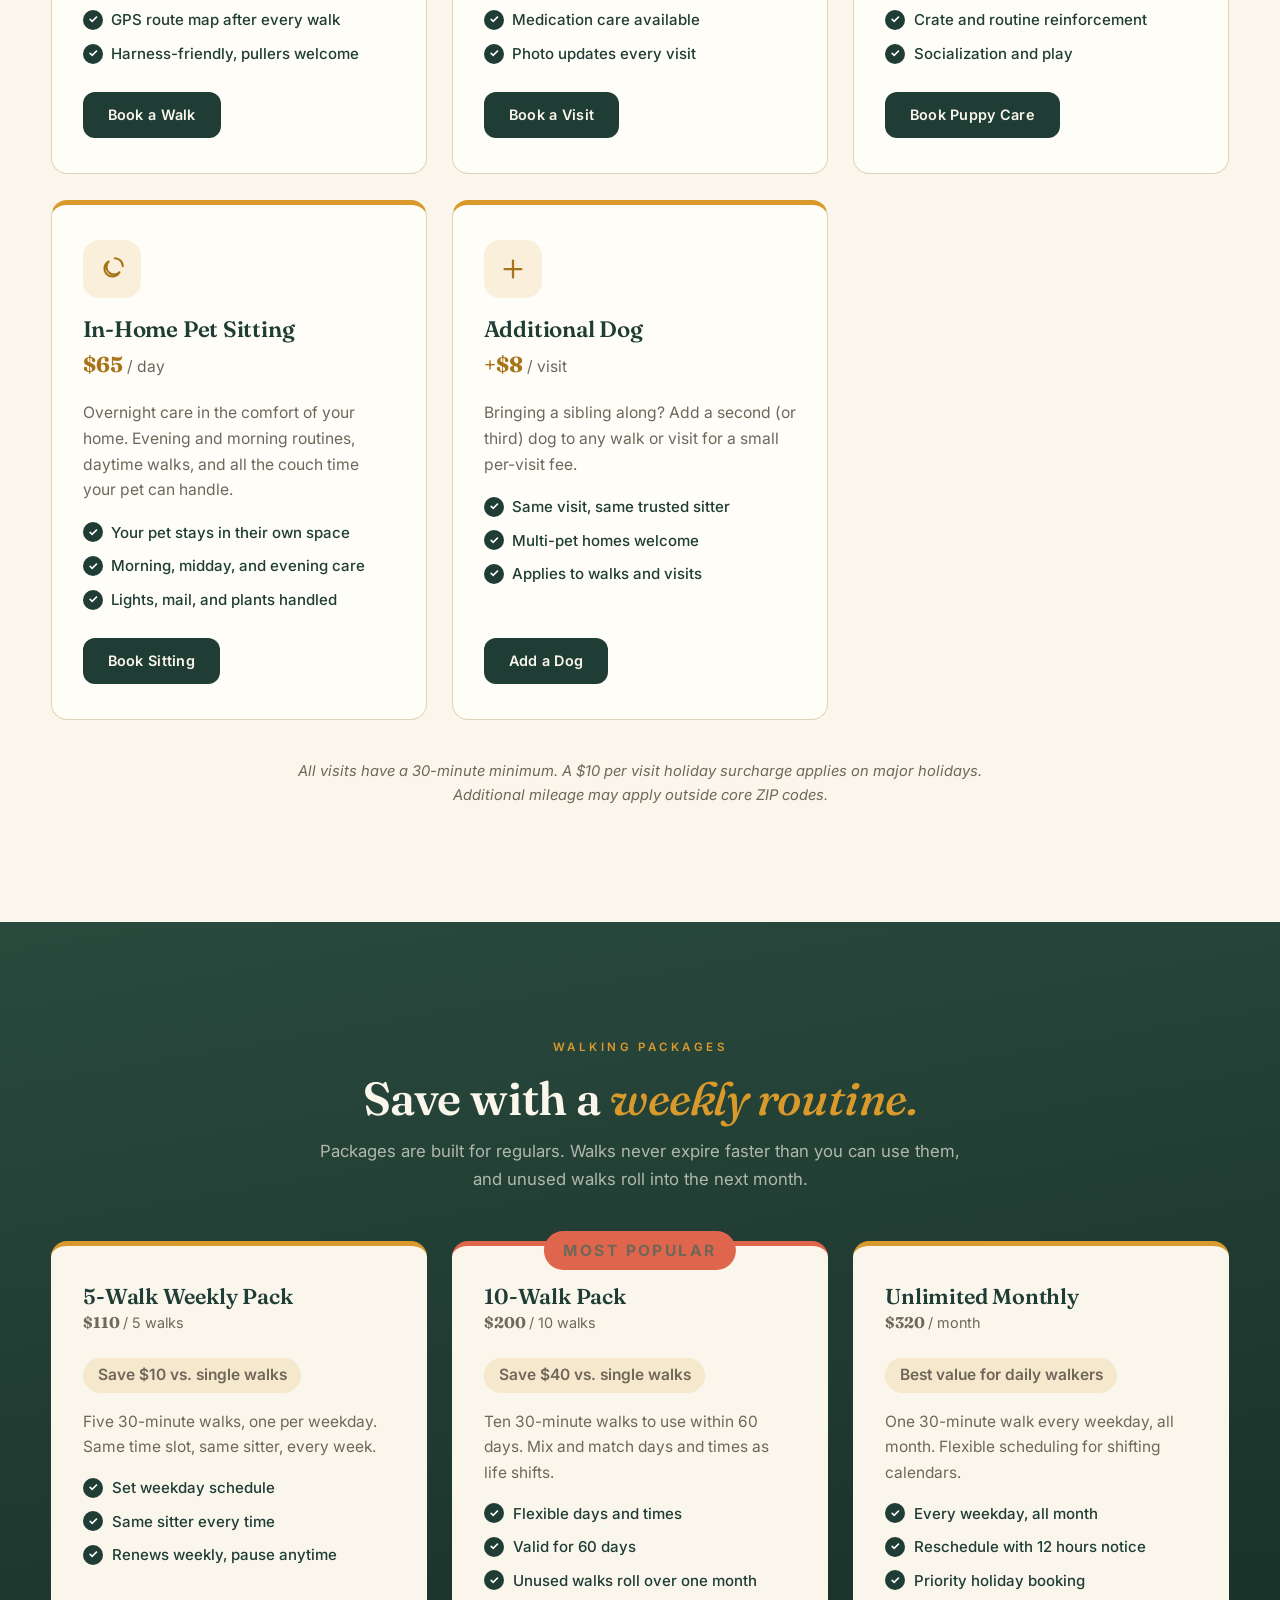
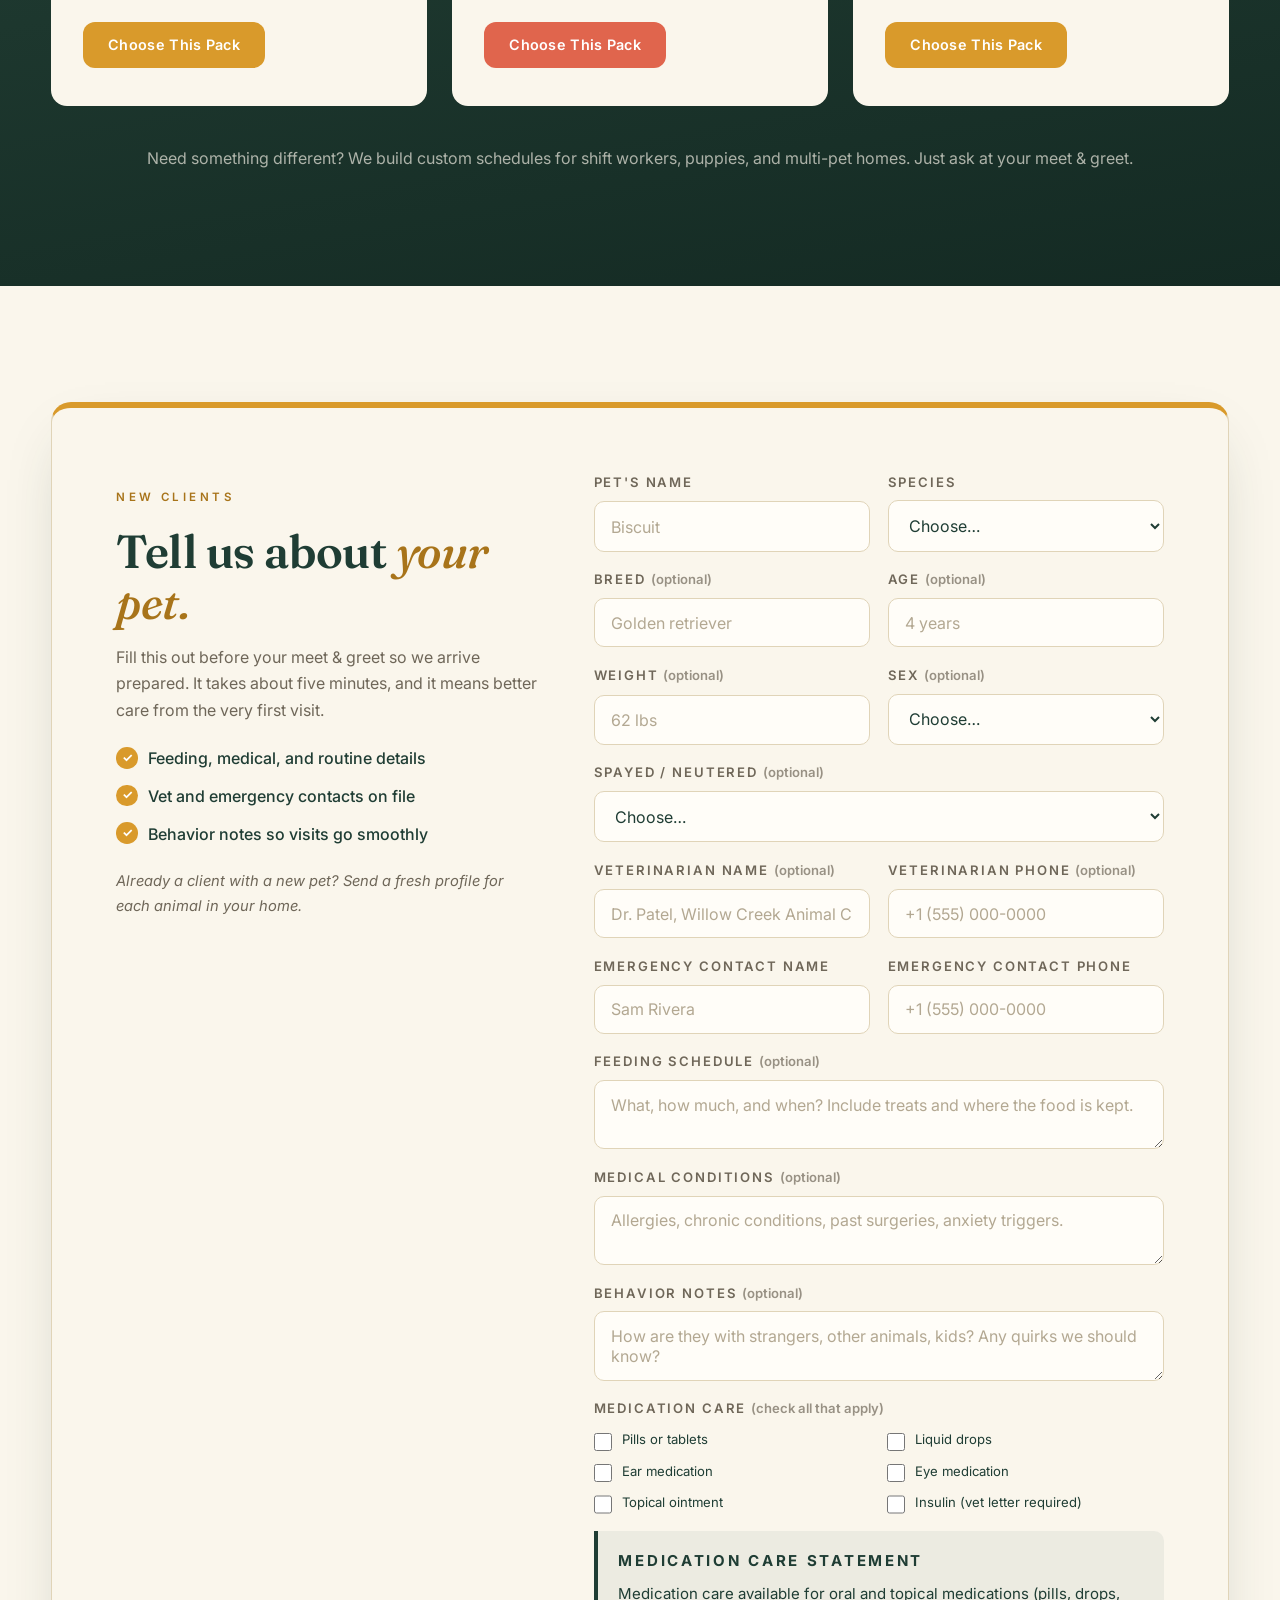
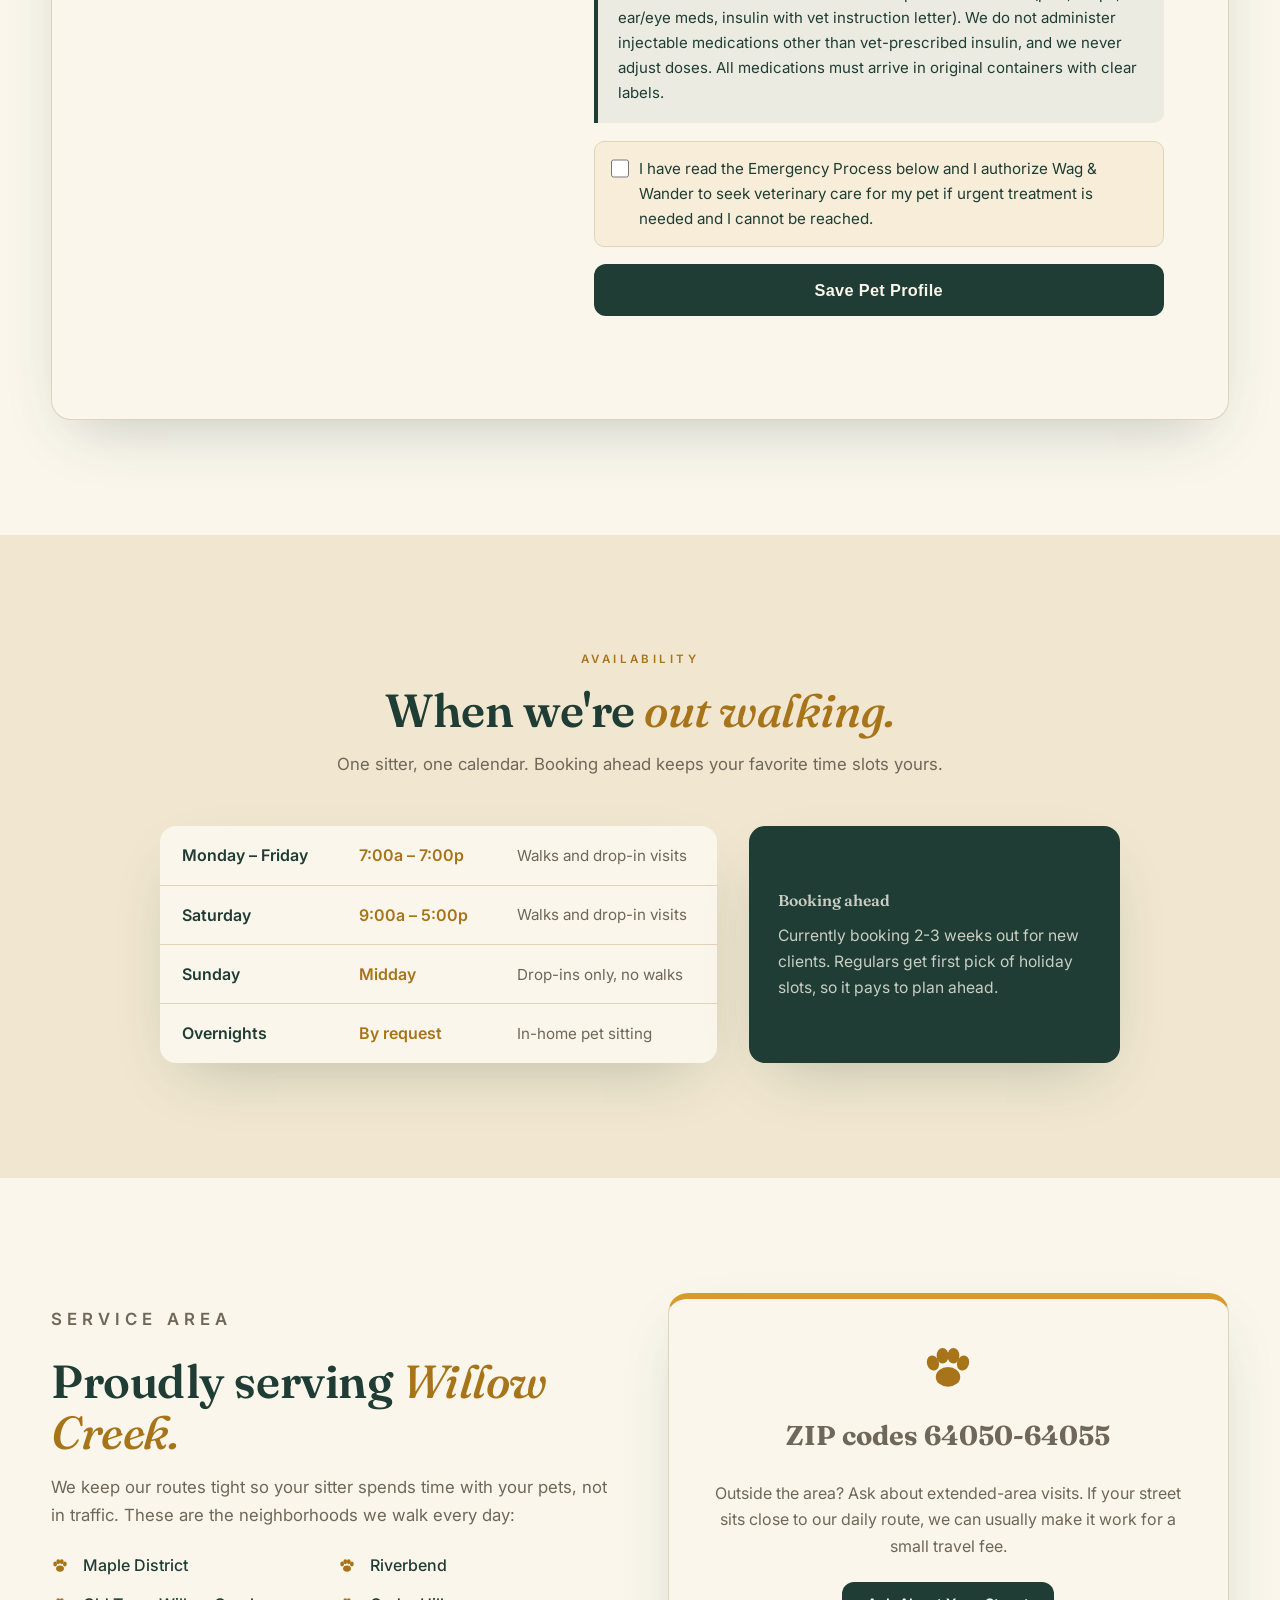
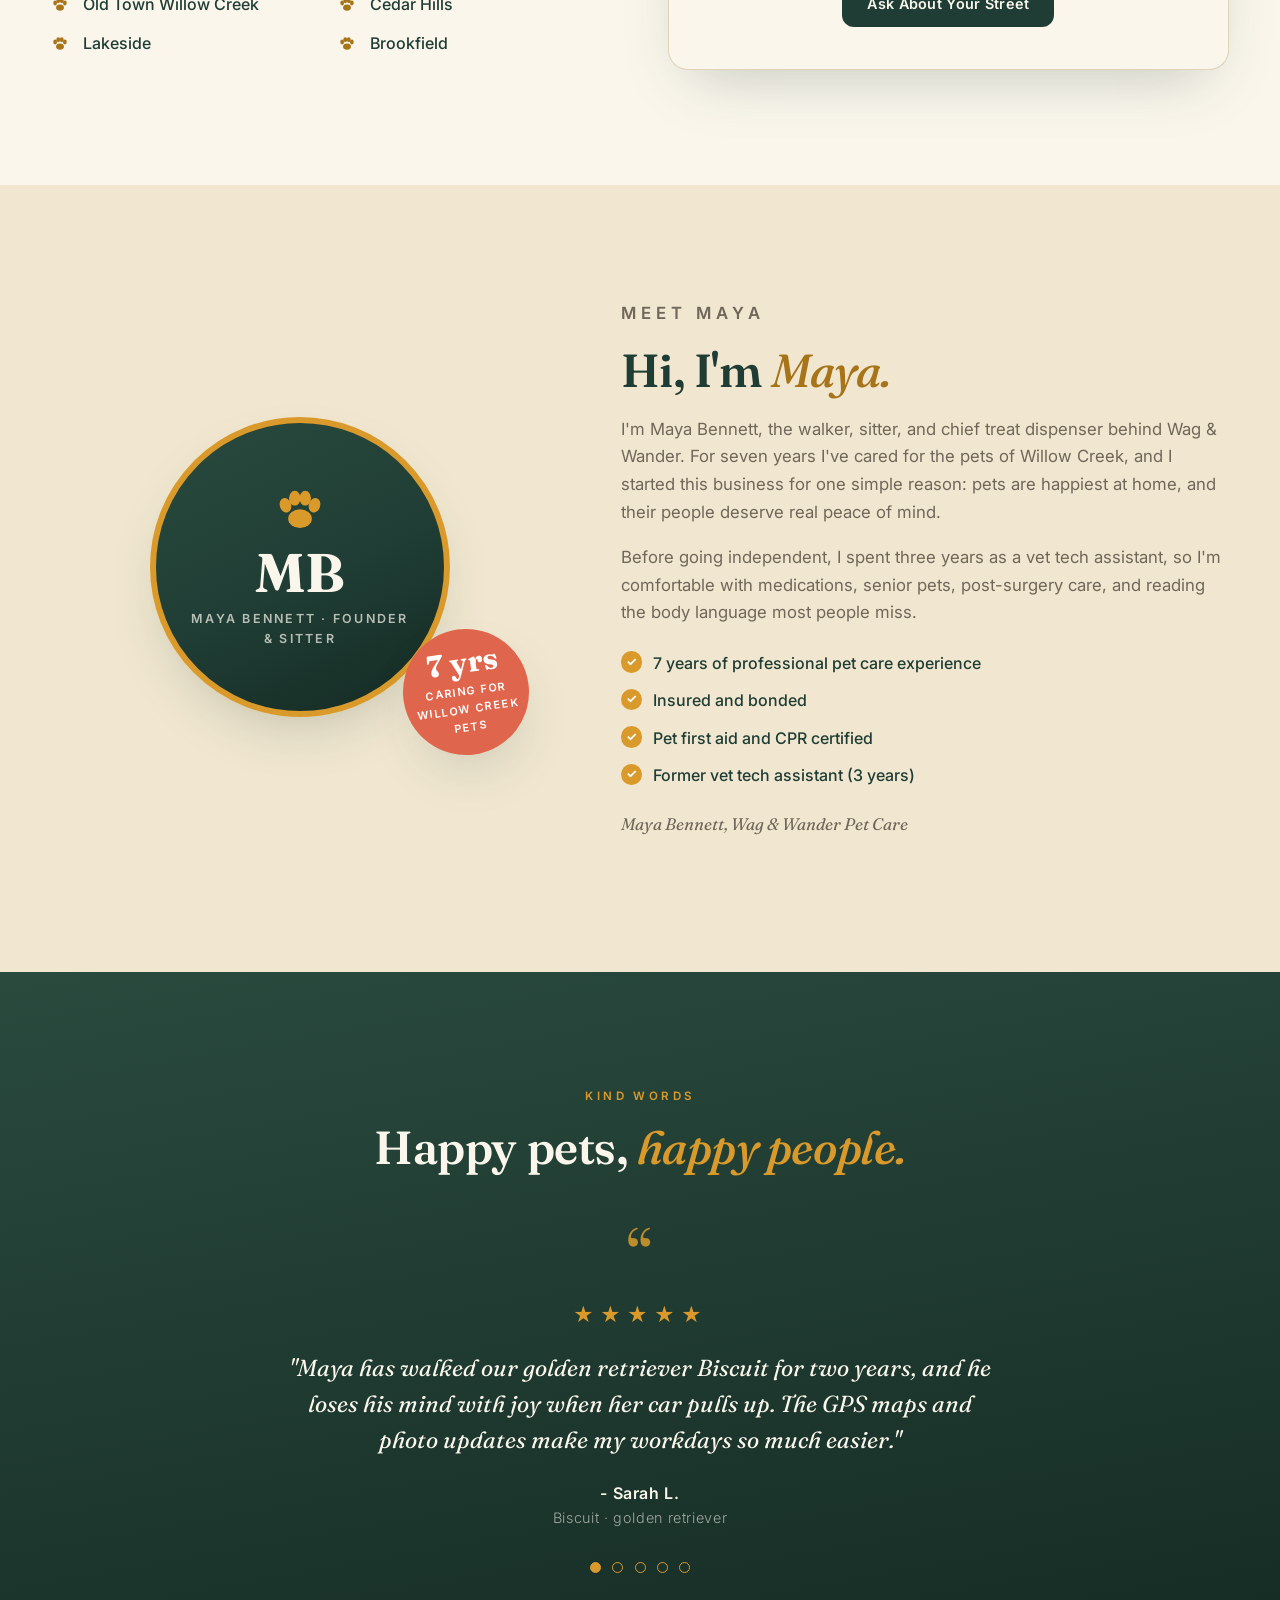
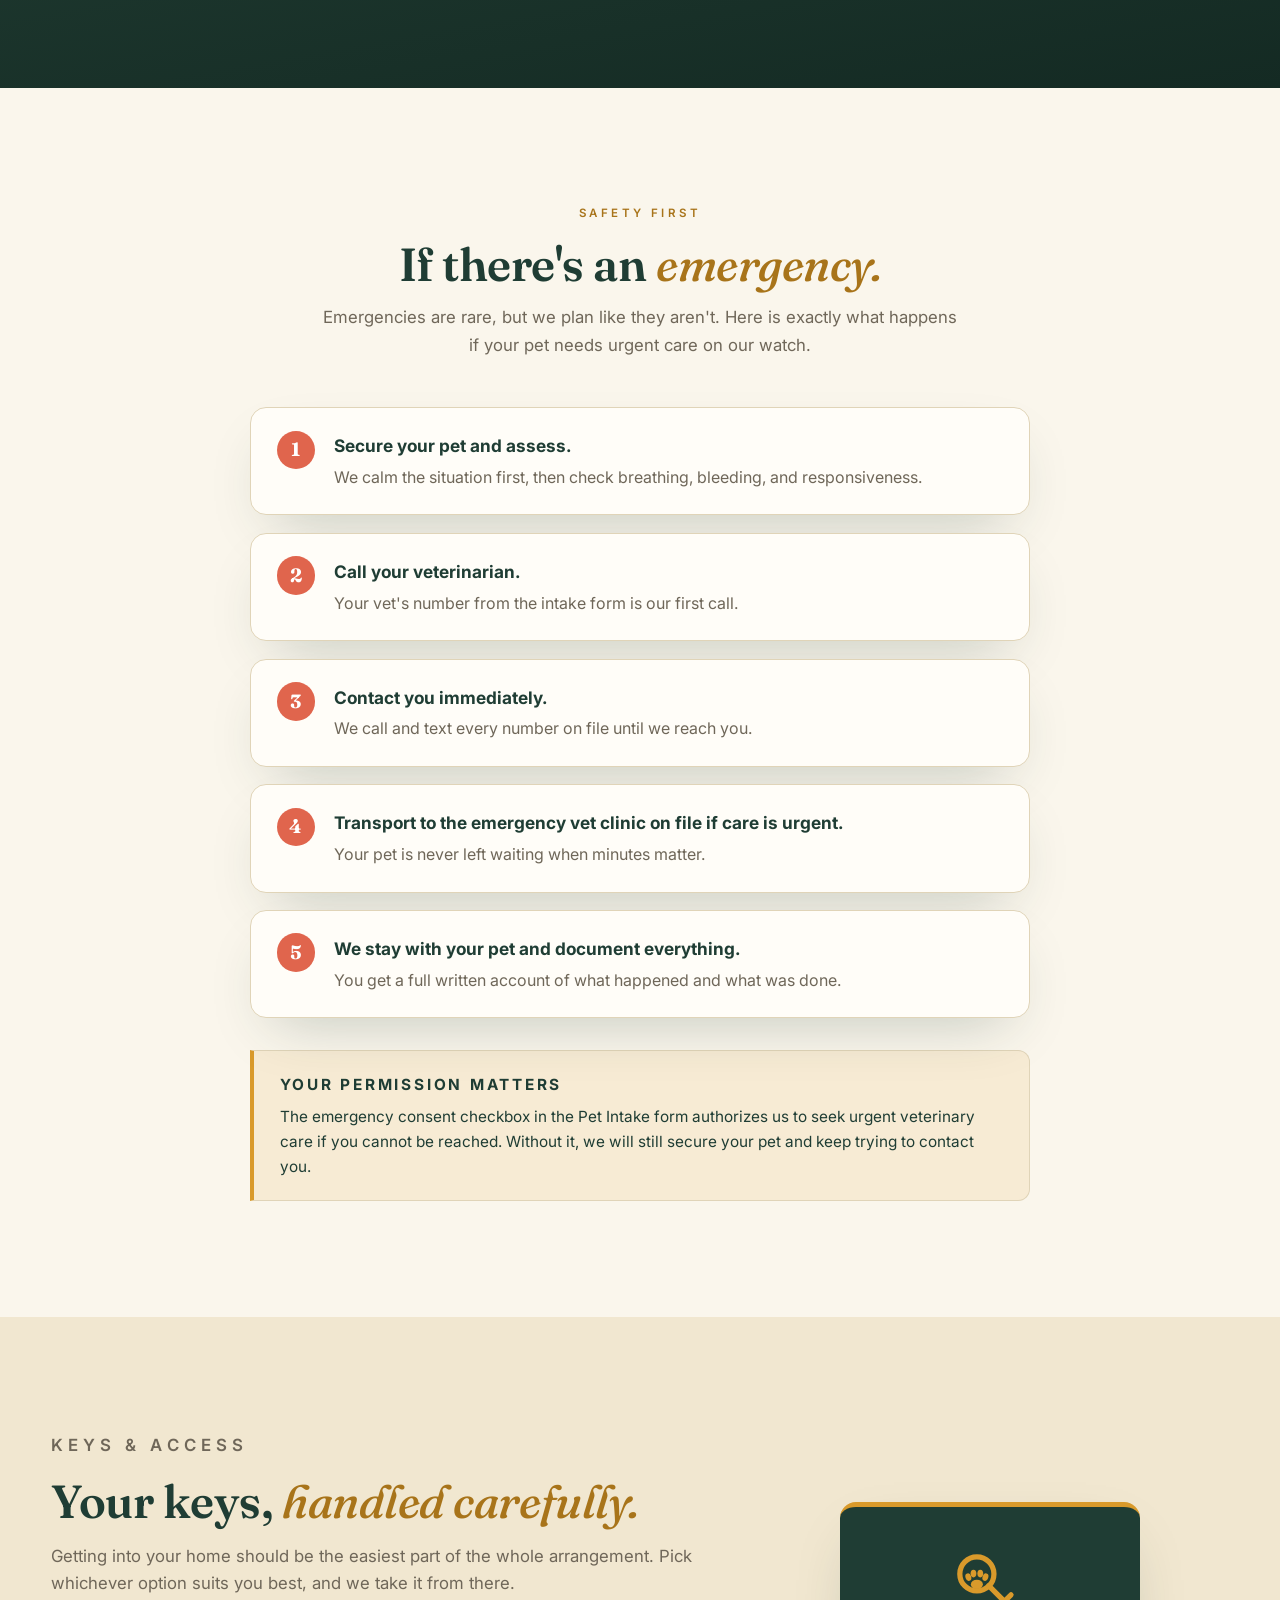
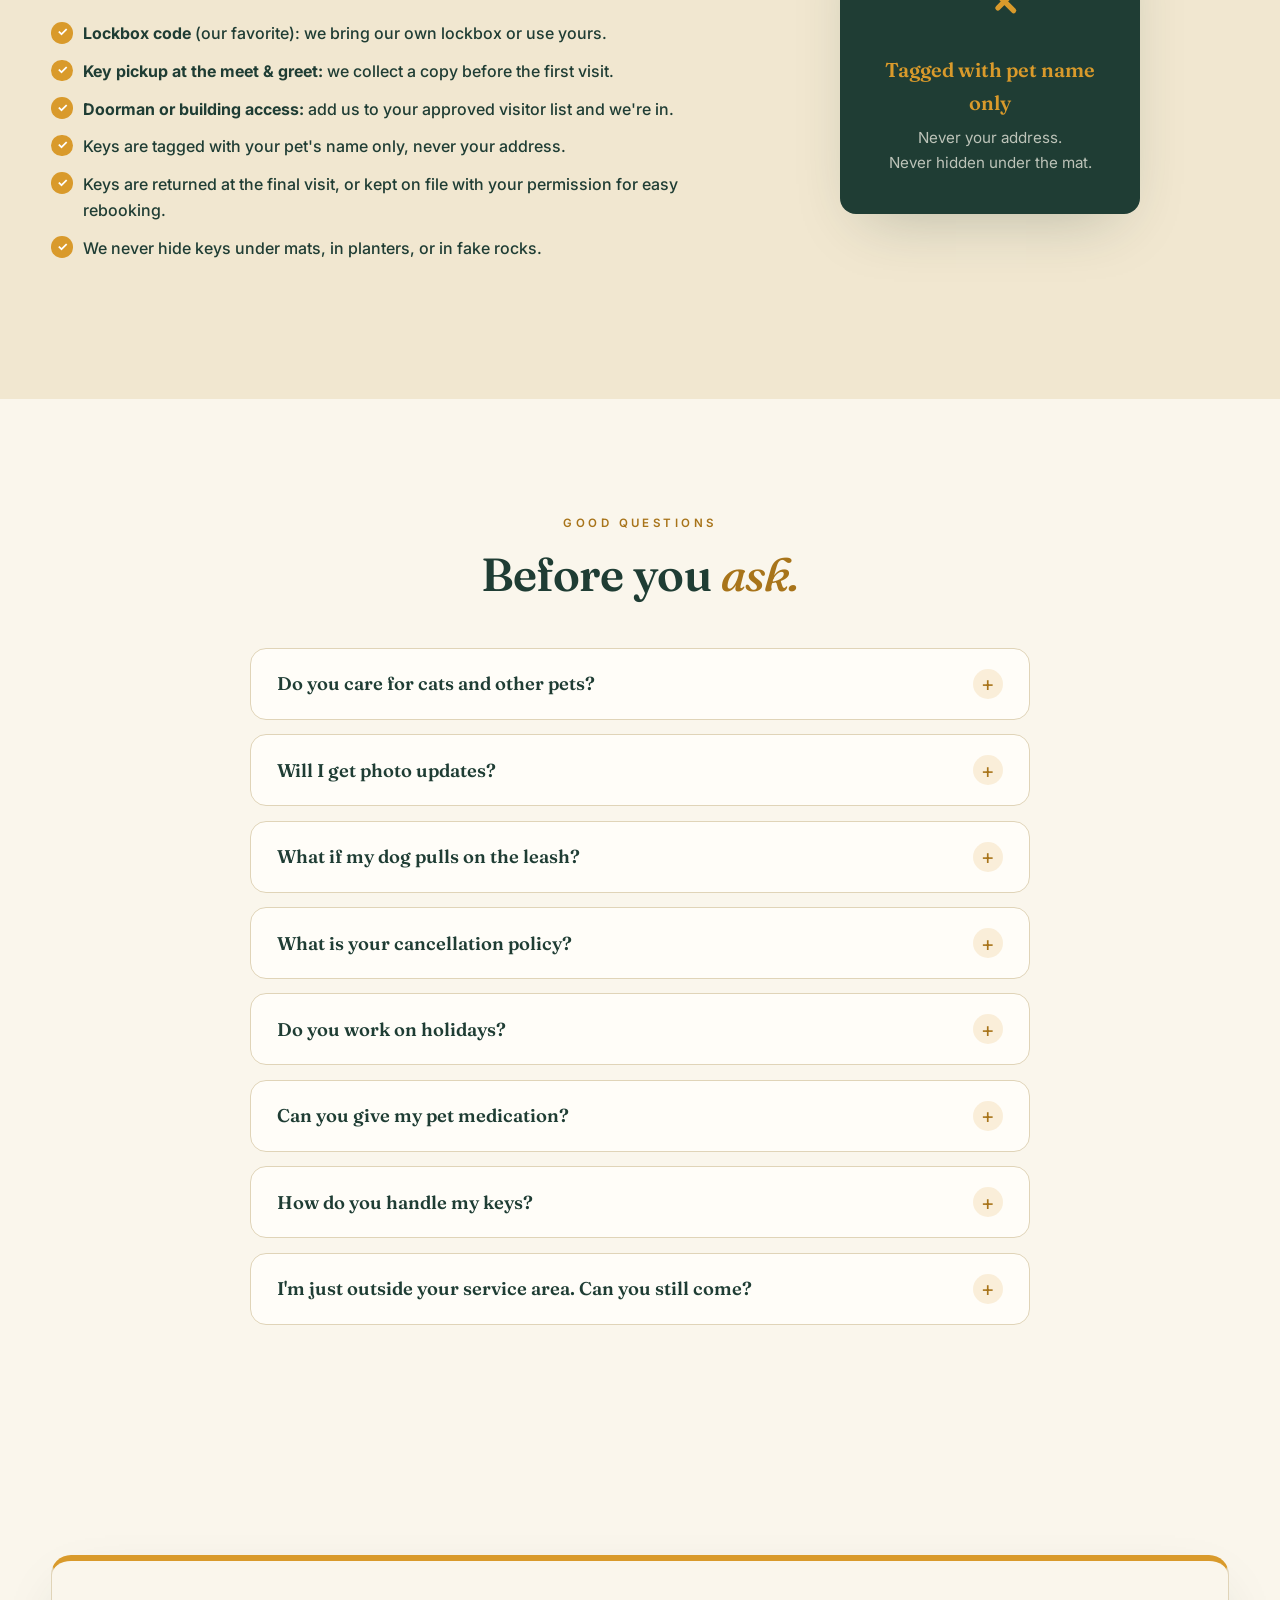
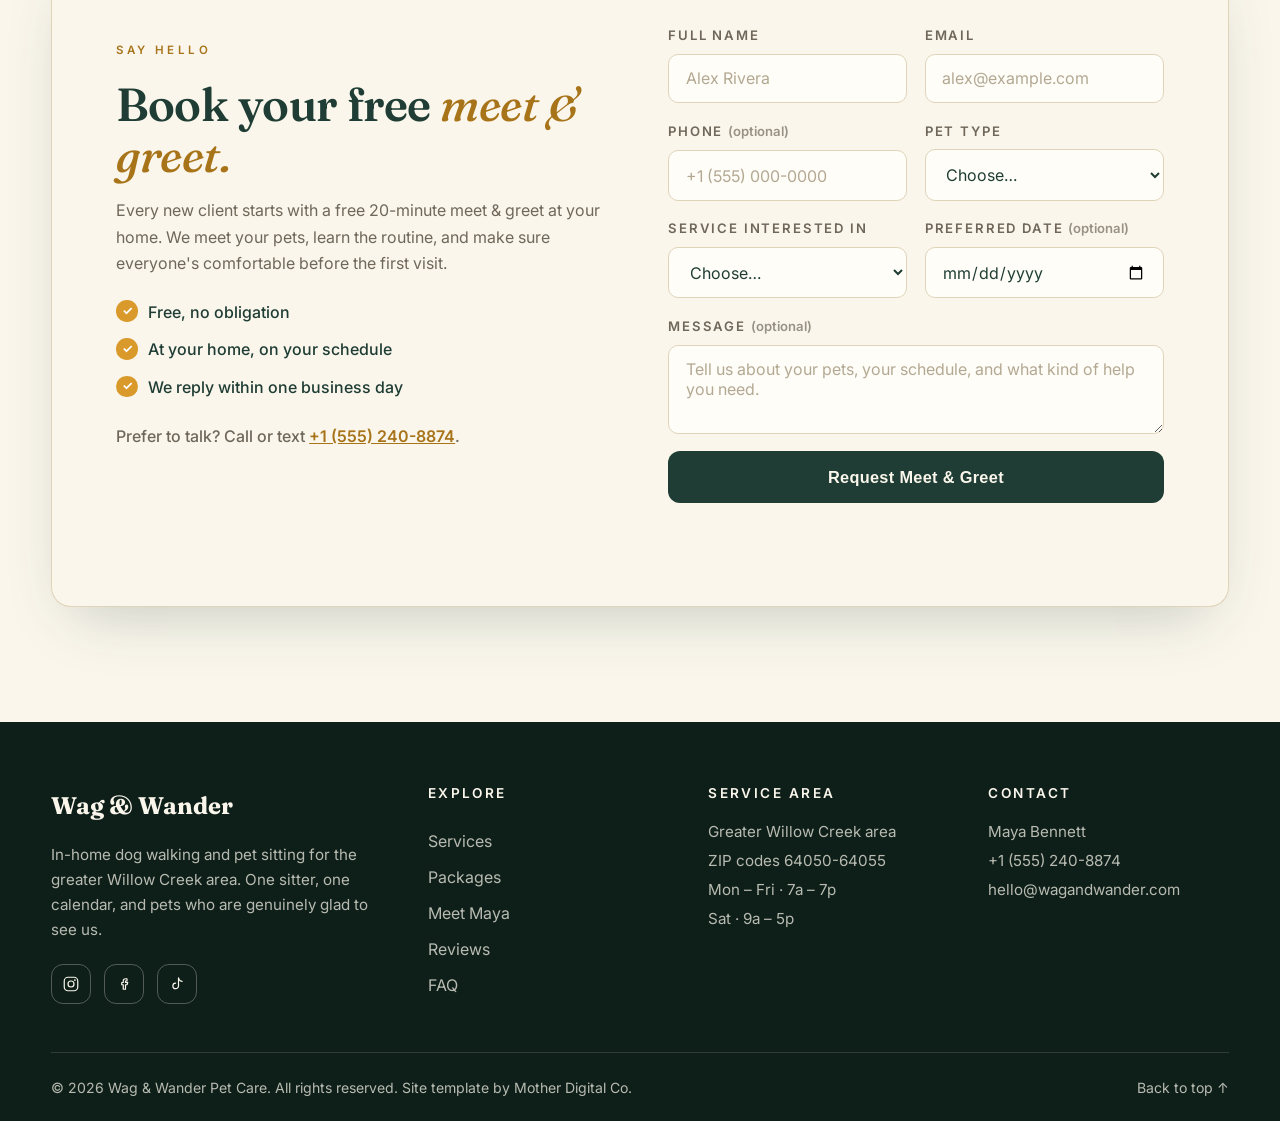
<file: pet-sitter/index.html>
<!DOCTYPE html>
<html lang="en">
<head>
  <meta charset="UTF-8">
  <meta name="viewport" content="width=device-width, initial-scale=1.0">
  <title>Wag &amp; Wander Pet Care: Dog Walking &amp; Pet Sitting in Willow Creek</title>
  <meta name="description" content="Wag & Wander Pet Care: trusted dog walking, drop-in visits, and in-home pet sitting in the greater Willow Creek area. Insured, bonded, and pet first aid certified.">

  <!-- ============================================================
       ★ WAG & WANDER TEMPLATE - QUICK CUSTOMIZATION ★
       ------------------------------------------------------------
       1. BUSINESS NAME ..: search for "Wag &amp; Wander"
                           (written "Wag & Wander" in plain text)
       2. SITTER NAME ....: search for "Maya Bennett"
       3. PHONE ..........: search for "+1 (555) 240-8874"
       4. EMAIL ..........: search for "hello@wagandwander.com"
       5. SERVICE AREA ...: search for "Willow Creek"
       6. SERVICES/PRICES : edit the "Services & Rates" section below
       7. COLORS & FONTS .: edit the :root variables in styles.css
       8. FORMS ..........: point the forms to Formspree/Basin,
                           see the comment above each <form> tag
       NOTE: every "Book" button is an inert href="#" placeholder.
       Point buyers to connect their own scheduler (Calendly,
       Acuity, etc.) when they customize the template.
       ============================================================ -->

  <link rel="preconnect" href="https://fonts.googleapis.com">
  <link rel="preconnect" href="https://fonts.gstatic.com" crossorigin>
  <link href="https://fonts.googleapis.com/css2?family=Fraunces:ital,opsz,wght@0,9..144,400;0,9..144,500;0,9..144,600;0,9..144,700;1,9..144,400;1,9..144,500&family=Inter:wght@300;400;500;600&display=swap" rel="stylesheet">
  <link rel="stylesheet" href="styles.css">
</head>
<body>

  <!-- ======================= HEADER ======================= -->
  <header class="site-header" id="siteHeader">
    <p class="demo-banner">Template demo. This is not a real business. Buttons are placeholders.</p>
    <div class="container header-inner">
      <a href="#top" class="logo" aria-label="Wag and Wander home">
        <svg class="logo-mark" viewBox="0 0 32 32" fill="currentColor" aria-hidden="true">
          <ellipse cx="16" cy="20.5" rx="7" ry="5.6"/>
          <ellipse cx="7.4" cy="12.6" rx="3.4" ry="4.4" transform="rotate(-18 7.4 12.6)"/>
          <ellipse cx="12.9" cy="8.4" rx="3.4" ry="4.4"/>
          <ellipse cx="19.1" cy="8.4" rx="3.4" ry="4.4"/>
          <ellipse cx="24.6" cy="12.6" rx="3.4" ry="4.4" transform="rotate(18 24.6 12.6)"/>
        </svg>
        <span>Wag &amp; Wander</span>
      </a>
      <nav class="main-nav" aria-label="Primary">
        <a href="#services">Services</a>
        <a href="#packages">Packages</a>
        <a href="#maya">Meet Maya</a>
        <a href="#reviews">Reviews</a>
        <a href="#faq">FAQ</a>
        <a href="#contact">Contact</a>
      </nav>
      <div class="header-actions">
        <a class="btn btn-small btn-amber" href="#">Book Meet &amp; Greet</a>
        <button class="nav-toggle" id="navToggle" aria-label="Open menu" aria-expanded="false">
          <span></span><span></span><span></span>
        </button>
      </div>
    </div>
    <nav class="mobile-nav" id="mobileNav" aria-label="Mobile">
      <a href="#services">Services</a>
      <a href="#packages">Packages</a>
      <a href="#maya">Meet Maya</a>
      <a href="#reviews">Reviews</a>
      <a href="#faq">FAQ</a>
      <a href="#contact">Contact</a>
      <a class="btn btn-amber" href="#">Book Meet &amp; Greet</a>
    </nav>
  </header>

  <main id="top">

    <!-- ======================= HERO ======================= -->
    <section class="hero">
      <div class="container hero-grid">
        <div class="hero-copy reveal">
          <p class="eyebrow">Dog Walking &amp; Pet Sitting in Willow Creek</p>
          <h1>Happy pets.<br><em>Peace of mind for you.</em></h1>
          <p class="lede">Trusted in-home pet care for the greater Willow Creek area. Daily walks, drop-in visits, and overnight sitting from one dedicated sitter who treats your pets like family.</p>
          <div class="hero-ctas">
            <a class="btn btn-amber" href="#">Book Meet &amp; Greet</a>
            <a class="btn btn-outline" href="#services">View Services &amp; Rates</a>
          </div>
          <ul class="hero-stats">
            <li><strong>600+</strong><span>happy pets served</span></li>
            <li><strong>7</strong><span>years caring for pets</span></li>
            <li><strong>5.0 ★</strong><span>180+ reviews</span></li>
          </ul>
        </div>
        <div class="hero-visual reveal" aria-hidden="true">
          <div class="pup-stage">
            <div class="pup-glow"></div>
            <!-- Original SVG artwork: friendly dog face badge -->
            <svg class="dog-svg" viewBox="0 0 300 300" fill="none">
              <ellipse cx="74" cy="116" rx="34" ry="60" fill="#8a5a30" transform="rotate(16 74 116)"/>
              <ellipse cx="226" cy="116" rx="34" ry="60" fill="#8a5a30" transform="rotate(-16 226 116)"/>
              <ellipse cx="74" cy="116" rx="18" ry="38" fill="#6b4426" transform="rotate(16 74 116)" opacity="0.6"/>
              <ellipse cx="226" cy="116" rx="18" ry="38" fill="#6b4426" transform="rotate(-16 226 116)" opacity="0.6"/>
              <circle cx="150" cy="152" r="88" fill="#d9a05b"/>
              <circle cx="196" cy="104" r="13" fill="#b87333" opacity="0.55"/>
              <circle cx="118" cy="132" r="10" fill="#1f3d34"/>
              <circle cx="182" cy="132" r="10" fill="#1f3d34"/>
              <circle cx="121.5" cy="128.5" r="3.2" fill="#faf6ec"/>
              <circle cx="185.5" cy="128.5" r="3.2" fill="#faf6ec"/>
              <ellipse cx="150" cy="184" rx="44" ry="32" fill="#f4e3c2"/>
              <path d="M133 170 q17 -13 34 0 q-4 15 -17 15 q-13 0 -17 -15z" fill="#1f3d34"/>
              <path d="M150 185 v7 M150 192 q-1 10 -15 12 M150 192 q1 10 15 12" stroke="#1f3d34" stroke-width="4" stroke-linecap="round"/>
              <rect x="141" y="202" width="18" height="26" rx="9" fill="#e0654d"/>
              <path d="M150 202 v26" stroke="#c24f38" stroke-width="2.5"/>
            </svg>
            <!-- Floating paw prints -->
            <svg class="paw-float paw-1" viewBox="0 0 32 32" fill="#d99a2b"><ellipse cx="16" cy="20.5" rx="7" ry="5.6"/><ellipse cx="7.4" cy="12.6" rx="3.4" ry="4.4" transform="rotate(-18 7.4 12.6)"/><ellipse cx="12.9" cy="8.4" rx="3.4" ry="4.4"/><ellipse cx="19.1" cy="8.4" rx="3.4" ry="4.4"/><ellipse cx="24.6" cy="12.6" rx="3.4" ry="4.4" transform="rotate(18 24.6 12.6)"/></svg>
            <svg class="paw-float paw-2" viewBox="0 0 32 32" fill="#e0654d"><ellipse cx="16" cy="20.5" rx="7" ry="5.6"/><ellipse cx="7.4" cy="12.6" rx="3.4" ry="4.4" transform="rotate(-18 7.4 12.6)"/><ellipse cx="12.9" cy="8.4" rx="3.4" ry="4.4"/><ellipse cx="19.1" cy="8.4" rx="3.4" ry="4.4"/><ellipse cx="24.6" cy="12.6" rx="3.4" ry="4.4" transform="rotate(18 24.6 12.6)"/></svg>
            <svg class="paw-float paw-3" viewBox="0 0 32 32" fill="#faf6ec"><ellipse cx="16" cy="20.5" rx="7" ry="5.6"/><ellipse cx="7.4" cy="12.6" rx="3.4" ry="4.4" transform="rotate(-18 7.4 12.6)"/><ellipse cx="12.9" cy="8.4" rx="3.4" ry="4.4"/><ellipse cx="19.1" cy="8.4" rx="3.4" ry="4.4"/><ellipse cx="24.6" cy="12.6" rx="3.4" ry="4.4" transform="rotate(18 24.6 12.6)"/></svg>
            <div class="walk-card">
              <p class="walk-card-title">On the walk today</p>
              <p class="walk-card-text">GPS-tracked walks<br><span>with photo updates at every visit</span></p>
            </div>
          </div>
        </div>
      </div>
    </section>

    <!-- ======================= MARQUEE ======================= -->
    <div class="marquee" aria-hidden="true">
      <div class="marquee-track">
        <span>GPS-Tracked Walks</span><i>●</i><span>Photo Updates Every Visit</span><i>●</i><span>Insured &amp; Bonded</span><i>●</i><span>Pet First Aid Certified</span><i>●</i><span>Former Vet Tech Assistant</span><i>●</i><span>600+ Happy Pets</span><i>●</i>
        <span>GPS-Tracked Walks</span><i>●</i><span>Photo Updates Every Visit</span><i>●</i><span>Insured &amp; Bonded</span><i>●</i><span>Pet First Aid Certified</span><i>●</i><span>Former Vet Tech Assistant</span><i>●</i><span>600+ Happy Pets</span><i>●</i>
      </div>
    </div>

    <!-- ======================= SERVICES & RATES ======================= -->
    <section class="section services" id="services">
      <div class="container">
        <div class="section-head reveal">
          <p class="eyebrow">Services &amp; Rates</p>
          <h2>Care that fits <em>your routine.</em></h2>
          <p class="section-sub">Every visit includes fresh water, a potty break, photo updates, and a detailed visit report.</p>
        </div>
        <div class="service-grid">
          <article class="service-card reveal">
            <div class="service-icon" aria-hidden="true">
              <svg viewBox="0 0 32 32" fill="currentColor"><ellipse cx="16" cy="20.5" rx="7" ry="5.6"/><ellipse cx="7.4" cy="12.6" rx="3.4" ry="4.4" transform="rotate(-18 7.4 12.6)"/><ellipse cx="12.9" cy="8.4" rx="3.4" ry="4.4"/><ellipse cx="19.1" cy="8.4" rx="3.4" ry="4.4"/><ellipse cx="24.6" cy="12.6" rx="3.4" ry="4.4" transform="rotate(18 24.6 12.6)"/></svg>
            </div>
            <h3>Dog Walking</h3>
            <p class="price-line"><strong>$24</strong> / 30 min &nbsp;·&nbsp; <strong>$38</strong> / 60 min</p>
            <p>Leashed neighborhood walks built around your dog's pace and personality. GPS-tracked route, water refill, and a paw wipe at the door.</p>
            <ul class="service-list">
              <li>Solo walks, never pack walked</li>
              <li>GPS route map after every walk</li>
              <li>Harness-friendly, pullers welcome</li>
            </ul>
            <a class="btn btn-forest btn-small" href="#">Book a Walk</a>
          </article>
          <article class="service-card reveal">
            <div class="service-icon" aria-hidden="true">
              <svg viewBox="0 0 32 32" fill="none" stroke="currentColor" stroke-width="2.2" stroke-linejoin="round"><path d="M5 15.5 16 6l11 9.5"/><path d="M8 14v11a1.5 1.5 0 0 0 1.5 1.5h13A1.5 1.5 0 0 0 24 25V14"/><rect x="13.5" y="19" width="5" height="7.5" rx="1"/></svg>
            </div>
            <h3>Drop-In Visits</h3>
            <p class="price-line"><strong>$28</strong> / visit</p>
            <p>A 30-minute check-in for pets who do best at home. Potty break, feeding, fresh water, playtime, and a litter or crate refresh.</p>
            <ul class="service-list">
              <li>Great for cats and senior dogs</li>
              <li>Medication care available</li>
              <li>Photo updates every visit</li>
            </ul>
            <a class="btn btn-forest btn-small" href="#">Book a Visit</a>
          </article>
          <article class="service-card reveal">
            <div class="service-icon" aria-hidden="true">
              <svg viewBox="0 0 48 20" fill="currentColor"><circle cx="10" cy="6.5" r="5.5"/><circle cx="10" cy="13.5" r="5.5"/><circle cx="38" cy="6.5" r="5.5"/><circle cx="38" cy="13.5" r="5.5"/><rect x="8" y="7" width="32" height="6" rx="3"/></svg>
            </div>
            <h3>Puppy Visits</h3>
            <p class="price-line"><strong>$22</strong> / visit</p>
            <p>Short, frequent visits for puppies under 6 months. Potty breaks on a tight schedule, crate training support, and gentle socialization.</p>
            <ul class="service-list">
              <li>Potty breaks every 2-4 hours</li>
              <li>Crate and routine reinforcement</li>
              <li>Socialization and play</li>
            </ul>
            <a class="btn btn-forest btn-small" href="#">Book Puppy Care</a>
          </article>
          <article class="service-card reveal">
            <div class="service-icon" aria-hidden="true">
              <svg viewBox="0 0 32 32" fill="none" stroke="currentColor" stroke-width="2.2" stroke-linecap="round" stroke-linejoin="round"><path d="M24 19.5A8.5 8.5 0 1 1 12.5 8 6.8 6.8 0 0 0 24 19.5z"/><path d="M19 4.5A8.5 8.5 0 0 1 27.5 13"/></svg>
            </div>
            <h3>In-Home Pet Sitting</h3>
            <p class="price-line"><strong>$65</strong> / day</p>
            <p>Overnight care in the comfort of your home. Evening and morning routines, daytime walks, and all the couch time your pet can handle.</p>
            <ul class="service-list">
              <li>Your pet stays in their own space</li>
              <li>Morning, midday, and evening care</li>
              <li>Lights, mail, and plants handled</li>
            </ul>
            <a class="btn btn-forest btn-small" href="#">Book Sitting</a>
          </article>
          <article class="service-card reveal">
            <div class="service-icon" aria-hidden="true">
              <svg viewBox="0 0 32 32" fill="none" stroke="currentColor" stroke-width="2.4" stroke-linecap="round"><path d="M16 7v18M7 16h18"/></svg>
            </div>
            <h3>Additional Dog</h3>
            <p class="price-line"><strong>+$8</strong> / visit</p>
            <p>Bringing a sibling along? Add a second (or third) dog to any walk or visit for a small per-visit fee.</p>
            <ul class="service-list">
              <li>Same visit, same trusted sitter</li>
              <li>Multi-pet homes welcome</li>
              <li>Applies to walks and visits</li>
            </ul>
            <a class="btn btn-forest btn-small" href="#">Add a Dog</a>
          </article>
        </div>
        <p class="fine-print reveal">All visits have a 30-minute minimum. A $10 per visit holiday surcharge applies on major holidays. Additional mileage may apply outside core ZIP codes.</p>
      </div>
    </section>

    <!-- ======================= PACKAGES ======================= -->
    <section class="section packages" id="packages">
      <div class="container">
        <div class="section-head reveal">
          <p class="eyebrow">Walking Packages</p>
          <h2>Save with a <em>weekly routine.</em></h2>
          <p class="section-sub">Packages are built for regulars. Walks never expire faster than you can use them, and unused walks roll into the next month.</p>
        </div>
        <div class="pack-grid">
          <article class="pack-card reveal">
            <h3>5-Walk Weekly Pack</h3>
            <p class="pack-price">$110 <span>/ 5 walks</span></p>
            <p class="save-tag">Save $10 vs. single walks</p>
            <p>Five 30-minute walks, one per weekday. Same time slot, same sitter, every week.</p>
            <ul class="service-list">
              <li>Set weekday schedule</li>
              <li>Same sitter every time</li>
              <li>Renews weekly, pause anytime</li>
            </ul>
            <a class="btn btn-amber btn-small" href="#">Choose This Pack</a>
          </article>
          <article class="pack-card pack-featured reveal">
            <p class="pack-badge">Most Popular</p>
            <h3>10-Walk Pack</h3>
            <p class="pack-price">$200 <span>/ 10 walks</span></p>
            <p class="save-tag">Save $40 vs. single walks</p>
            <p>Ten 30-minute walks to use within 60 days. Mix and match days and times as life shifts.</p>
            <ul class="service-list">
              <li>Flexible days and times</li>
              <li>Valid for 60 days</li>
              <li>Unused walks roll over one month</li>
            </ul>
            <a class="btn btn-coral btn-small" href="#">Choose This Pack</a>
          </article>
          <article class="pack-card reveal">
            <h3>Unlimited Monthly</h3>
            <p class="pack-price">$320 <span>/ month</span></p>
            <p class="save-tag">Best value for daily walkers</p>
            <p>One 30-minute walk every weekday, all month. Flexible scheduling for shifting calendars.</p>
            <ul class="service-list">
              <li>Every weekday, all month</li>
              <li>Reschedule with 12 hours notice</li>
              <li>Priority holiday booking</li>
            </ul>
            <a class="btn btn-amber btn-small" href="#">Choose This Pack</a>
          </article>
        </div>
        <p class="pack-note reveal">Need something different? We build custom schedules for shift workers, puppies, and multi-pet homes. Just ask at your meet &amp; greet.</p>
      </div>
    </section>

    <!-- ======================= PET INTAKE ======================= -->
    <section class="section intake" id="intake">
      <div class="container intake-card reveal">
        <div class="intake-copy">
          <p class="eyebrow">New Clients</p>
          <h2>Tell us about <em>your pet.</em></h2>
          <p>Fill this out before your meet &amp; greet so we arrive prepared. It takes about five minutes, and it means better care from the very first visit.</p>
          <ul class="check-list">
            <li>Feeding, medical, and routine details</li>
            <li>Vet and emergency contacts on file</li>
            <li>Behavior notes so visits go smoothly</li>
          </ul>
          <p class="intake-side-note">Already a client with a new pet? Send a fresh profile for each animal in your home.</p>
        </div>
        <!-- TO MAKE THESE FORMS SEND EMAIL: create a free form endpoint at
             https://formspree.io or https://usebasin.com, then change each
             <form> tag to: <form action="https://formspree.io/f/YOUR_ID" method="POST"> -->
        <form class="intake-form" id="intakeForm" novalidate>
          <div class="field-row">
            <div class="field">
              <label for="iPetName">Pet's name</label>
              <input id="iPetName" name="pet_name" type="text" placeholder="Biscuit" required>
            </div>
            <div class="field">
              <label for="iSpecies">Species</label>
              <select id="iSpecies" name="species" required>
                <option value="" disabled selected>Choose…</option>
                <option>Dog</option>
                <option>Cat</option>
                <option>Bird</option>
                <option>Small mammal</option>
                <option>Reptile</option>
                <option>Other</option>
              </select>
            </div>
          </div>
          <div class="field-row">
            <div class="field">
              <label for="iBreed">Breed <span class="opt">(optional)</span></label>
              <input id="iBreed" name="breed" type="text" placeholder="Golden retriever">
            </div>
            <div class="field">
              <label for="iAge">Age <span class="opt">(optional)</span></label>
              <input id="iAge" name="age" type="text" placeholder="4 years">
            </div>
          </div>
          <div class="field-row">
            <div class="field">
              <label for="iWeight">Weight <span class="opt">(optional)</span></label>
              <input id="iWeight" name="weight" type="text" placeholder="62 lbs">
            </div>
            <div class="field">
              <label for="iSex">Sex <span class="opt">(optional)</span></label>
              <select id="iSex" name="sex">
                <option value="" disabled selected>Choose…</option>
                <option>Female</option>
                <option>Male</option>
              </select>
            </div>
          </div>
          <div class="field">
            <label for="iFixed">Spayed / neutered <span class="opt">(optional)</span></label>
            <select id="iFixed" name="spayed_neutered">
              <option value="" disabled selected>Choose…</option>
              <option>Yes</option>
              <option>No</option>
              <option>Not sure</option>
            </select>
          </div>
          <div class="field-row">
            <div class="field">
              <label for="iVetName">Veterinarian name <span class="opt">(optional)</span></label>
              <input id="iVetName" name="vet_name" type="text" placeholder="Dr. Patel, Willow Creek Animal Clinic">
            </div>
            <div class="field">
              <label for="iVetPhone">Veterinarian phone <span class="opt">(optional)</span></label>
              <input id="iVetPhone" name="vet_phone" type="tel" placeholder="+1 (555) 000-0000">
            </div>
          </div>
          <div class="field-row">
            <div class="field">
              <label for="iEmergName">Emergency contact name</label>
              <input id="iEmergName" name="emergency_name" type="text" placeholder="Sam Rivera" required>
            </div>
            <div class="field">
              <label for="iEmergPhone">Emergency contact phone</label>
              <input id="iEmergPhone" name="emergency_phone" type="tel" placeholder="+1 (555) 000-0000" required>
            </div>
          </div>
          <div class="field">
            <label for="iFeeding">Feeding schedule <span class="opt">(optional)</span></label>
            <textarea id="iFeeding" name="feeding" rows="2" placeholder="What, how much, and when? Include treats and where the food is kept."></textarea>
          </div>
          <div class="field">
            <label for="iMedical">Medical conditions <span class="opt">(optional)</span></label>
            <textarea id="iMedical" name="medical" rows="2" placeholder="Allergies, chronic conditions, past surgeries, anxiety triggers."></textarea>
          </div>
          <div class="field">
            <label for="iBehavior">Behavior notes <span class="opt">(optional)</span></label>
            <textarea id="iBehavior" name="behavior" rows="2" placeholder="How are they with strangers, other animals, kids? Any quirks we should know?"></textarea>
          </div>
          <fieldset class="field med-field">
            <legend>Medication care <span class="opt">(check all that apply)</span></legend>
            <div class="check-grid">
              <label class="check"><input type="checkbox" name="meds" value="pills"><span>Pills or tablets</span></label>
              <label class="check"><input type="checkbox" name="meds" value="drops"><span>Liquid drops</span></label>
              <label class="check"><input type="checkbox" name="meds" value="ear"><span>Ear medication</span></label>
              <label class="check"><input type="checkbox" name="meds" value="eye"><span>Eye medication</span></label>
              <label class="check"><input type="checkbox" name="meds" value="topical"><span>Topical ointment</span></label>
              <label class="check"><input type="checkbox" name="meds" value="insulin"><span>Insulin (vet letter required)</span></label>
            </div>
          </fieldset>
          <div class="med-box" role="note">
            <p class="med-box-title">Medication Care Statement</p>
            <p>Medication care available for oral and topical medications (pills, drops, ear/eye meds, insulin with vet instruction letter). We do not administer injectable medications other than vet-prescribed insulin, and we never adjust doses. All medications must arrive in original containers with clear labels.</p>
          </div>
          <label class="check check-consent">
            <input type="checkbox" id="iConsent" name="emergency_consent" required>
            <span>I have read the Emergency Process below and I authorize Wag &amp; Wander to seek veterinary care for my pet if urgent treatment is needed and I cannot be reached.</span>
          </label>
          <button class="btn btn-forest" type="submit">Save Pet Profile</button>
          <p class="form-msg" id="intakeMsg" role="status"></p>
        </form>
      </div>
    </section>

    <!-- ======================= AVAILABILITY ======================= -->
    <section class="section availability" id="availability">
      <div class="container">
        <div class="section-head reveal">
          <p class="eyebrow">Availability</p>
          <h2>When we're <em>out walking.</em></h2>
          <p class="section-sub">One sitter, one calendar. Booking ahead keeps your favorite time slots yours.</p>
        </div>
        <div class="avail-grid reveal">
          <table class="avail-table">
            <tbody>
              <tr><th>Monday – Friday</th><td>7:00a – 7:00p</td><td class="avail-detail">Walks and drop-in visits</td></tr>
              <tr><th>Saturday</th><td>9:00a – 5:00p</td><td class="avail-detail">Walks and drop-in visits</td></tr>
              <tr><th>Sunday</th><td>Midday</td><td class="avail-detail">Drop-ins only, no walks</td></tr>
              <tr><th>Overnights</th><td>By request</td><td class="avail-detail">In-home pet sitting</td></tr>
            </tbody>
          </table>
          <aside class="avail-note">
            <p class="avail-note-title">Booking ahead</p>
            <p>Currently booking 2-3 weeks out for new clients. Regulars get first pick of holiday slots, so it pays to plan ahead.</p>
          </aside>
        </div>
      </div>
    </section>

    <!-- ======================= SERVICE AREA ======================= -->
    <section class="section area" id="area">
      <div class="container area-grid">
        <div class="area-copy reveal">
          <p class="eyebrow">Service Area</p>
          <h2>Proudly serving <em>Willow Creek.</em></h2>
          <p>We keep our routes tight so your sitter spends time with your pets, not in traffic. These are the neighborhoods we walk every day:</p>
          <ul class="hood-list">
            <li>Maple District</li>
            <li>Riverbend</li>
            <li>Old Town Willow Creek</li>
            <li>Cedar Hills</li>
            <li>Lakeside</li>
            <li>Brookfield</li>
          </ul>
        </div>
        <div class="area-card reveal">
          <div class="area-paw" aria-hidden="true">
            <svg viewBox="0 0 32 32" fill="currentColor"><ellipse cx="16" cy="20.5" rx="7" ry="5.6"/><ellipse cx="7.4" cy="12.6" rx="3.4" ry="4.4" transform="rotate(-18 7.4 12.6)"/><ellipse cx="12.9" cy="8.4" rx="3.4" ry="4.4"/><ellipse cx="19.1" cy="8.4" rx="3.4" ry="4.4"/><ellipse cx="24.6" cy="12.6" rx="3.4" ry="4.4" transform="rotate(18 24.6 12.6)"/></svg>
          </div>
          <p class="area-zip">ZIP codes 64050-64055</p>
          <p>Outside the area? Ask about extended-area visits. If your street sits close to our daily route, we can usually make it work for a small travel fee.</p>
          <a class="btn btn-forest btn-small" href="#contact">Ask About Your Street</a>
        </div>
      </div>
    </section>

    <!-- ======================= MEET MAYA ======================= -->
    <section class="section maya" id="maya">
      <div class="container maya-grid">
        <div class="maya-visual reveal" aria-hidden="true">
          <!-- PHOTO PLACEHOLDER: swap this decorative badge for a real
               headshot, e.g. <img src="images/maya.jpg" alt="Maya Bennett"> -->
          <div class="maya-badge">
            <svg class="maya-paw" viewBox="0 0 32 32" fill="currentColor"><ellipse cx="16" cy="20.5" rx="7" ry="5.6"/><ellipse cx="7.4" cy="12.6" rx="3.4" ry="4.4" transform="rotate(-18 7.4 12.6)"/><ellipse cx="12.9" cy="8.4" rx="3.4" ry="4.4"/><ellipse cx="19.1" cy="8.4" rx="3.4" ry="4.4"/><ellipse cx="24.6" cy="12.6" rx="3.4" ry="4.4" transform="rotate(18 24.6 12.6)"/></svg>
            <span class="maya-initials">MB</span>
            <span class="maya-badge-text">Maya Bennett · Founder &amp; Sitter</span>
          </div>
          <div class="maya-stamp">
            <span class="stamp-num">7 yrs</span>
            <span class="stamp-text">caring for<br>Willow Creek pets</span>
          </div>
        </div>
        <div class="maya-copy reveal">
          <p class="eyebrow">Meet Maya</p>
          <h2>Hi, I'm <em>Maya.</em></h2>
          <p>I'm Maya Bennett, the walker, sitter, and chief treat dispenser behind Wag &amp; Wander. For seven years I've cared for the pets of Willow Creek, and I started this business for one simple reason: pets are happiest at home, and their people deserve real peace of mind.</p>
          <p>Before going independent, I spent three years as a vet tech assistant, so I'm comfortable with medications, senior pets, post-surgery care, and reading the body language most people miss.</p>
          <ul class="check-list">
            <li>7 years of professional pet care experience</li>
            <li>Insured and bonded</li>
            <li>Pet first aid and CPR certified</li>
            <li>Former vet tech assistant (3 years)</li>
          </ul>
          <p class="signature">Maya Bennett, Wag &amp; Wander Pet Care</p>
        </div>
      </div>
    </section>

    <!-- ======================= REVIEWS ======================= -->
    <section class="section reviews" id="reviews">
      <div class="container">
        <div class="section-head reveal">
          <p class="eyebrow">Kind Words</p>
          <h2>Happy pets, <em>happy people.</em></h2>
        </div>
        <div class="slider reveal" id="reviewSlider">
          <div class="slides">
            <blockquote class="slide active">
              <div class="stars" aria-label="5 out of 5 stars">★★★★★</div>
              <p>"Maya has walked our golden retriever Biscuit for two years, and he loses his mind with joy when her car pulls up. The GPS maps and photo updates make my workdays so much easier."</p>
              <footer>- Sarah L. <span>Biscuit · golden retriever</span></footer>
            </blockquote>
            <blockquote class="slide">
              <div class="stars" aria-label="5 out of 5 stars">★★★★★</div>
              <p>"She sent photo updates every single day while we were gone for a week. Our cats Miso and Soba are shy with everyone, but they were curled up next to her by day two."</p>
              <footer>- Marcus T. <span>Miso &amp; Soba · cats</span></footer>
            </blockquote>
            <blockquote class="slide">
              <div class="stars" aria-label="5 out of 5 stars">★★★★★</div>
              <p>"Our puppy Noodle gets three visits a day, and her potty training clicked within two weeks. Maya even leaves us little training notes. Worth every penny."</p>
              <footer>- Priya R. <span>Noodle · corgi puppy</span></footer>
            </blockquote>
            <blockquote class="slide">
              <div class="stars" aria-label="5 out of 5 stars">★★★★★</div>
              <p>"Our old lab Tank needs meds twice a day and a slow, patient walk. Maya handles his pills, his creaky joints, and his opinions about squirrels with total grace."</p>
              <footer>- Dana W. <span>Tank · senior lab</span></footer>
            </blockquote>
            <blockquote class="slide">
              <div class="stars" aria-label="5 out of 5 stars">★★★★★</div>
              <p>"Pepper is a nervous rescue, and Maya earned her trust visit by visit, never rushing it. Now Pepper waits by the window on walk days. I trust Maya with my home and my heart."</p>
              <footer>- Jen K. <span>Pepper · rescue mix</span></footer>
            </blockquote>
          </div>
          <div class="slider-dots" role="tablist" aria-label="Choose review">
            <button class="dot active" data-slide="0" aria-label="Review 1"></button>
            <button class="dot" data-slide="1" aria-label="Review 2"></button>
            <button class="dot" data-slide="2" aria-label="Review 3"></button>
            <button class="dot" data-slide="3" aria-label="Review 4"></button>
            <button class="dot" data-slide="4" aria-label="Review 5"></button>
          </div>
        </div>
      </div>
    </section>

    <!-- ======================= EMERGENCY PROCESS ======================= -->
    <section class="section emergency" id="emergency">
      <div class="container">
        <div class="section-head reveal">
          <p class="eyebrow">Safety First</p>
          <h2>If there's an <em>emergency.</em></h2>
          <p class="section-sub">Emergencies are rare, but we plan like they aren't. Here is exactly what happens if your pet needs urgent care on our watch.</p>
        </div>
        <ol class="steps reveal">
          <li><strong>Secure your pet and assess.</strong> We calm the situation first, then check breathing, bleeding, and responsiveness.</li>
          <li><strong>Call your veterinarian.</strong> Your vet's number from the intake form is our first call.</li>
          <li><strong>Contact you immediately.</strong> We call and text every number on file until we reach you.</li>
          <li><strong>Transport to the emergency vet clinic on file if care is urgent.</strong> Your pet is never left waiting when minutes matter.</li>
          <li><strong>We stay with your pet and document everything.</strong> You get a full written account of what happened and what was done.</li>
        </ol>
        <div class="consent-note reveal" role="note">
          <p class="consent-note-title">Your permission matters</p>
          <p>The emergency consent checkbox in the Pet Intake form authorizes us to seek urgent veterinary care if you cannot be reached. Without it, we will still secure your pet and keep trying to contact you.</p>
        </div>
      </div>
    </section>

    <!-- ======================= KEY & ACCESS POLICY ======================= -->
    <section class="section keys" id="keys">
      <div class="container keys-grid">
        <div class="keys-copy reveal">
          <p class="eyebrow">Keys &amp; Access</p>
          <h2>Your keys, <em>handled carefully.</em></h2>
          <p>Getting into your home should be the easiest part of the whole arrangement. Pick whichever option suits you best, and we take it from there.</p>
          <ul class="check-list">
            <li><strong>Lockbox code</strong> (our favorite): we bring our own lockbox or use yours.</li>
            <li><strong>Key pickup at the meet &amp; greet:</strong> we collect a copy before the first visit.</li>
            <li><strong>Doorman or building access:</strong> add us to your approved visitor list and we're in.</li>
            <li>Keys are tagged with your pet's name only, never your address.</li>
            <li>Keys are returned at the final visit, or kept on file with your permission for easy rebooking.</li>
            <li>We never hide keys under mats, in planters, or in fake rocks.</li>
          </ul>
        </div>
        <div class="keys-visual reveal" aria-hidden="true">
          <div class="key-card">
            <svg class="key-svg" viewBox="0 0 64 64" fill="none">
              <circle cx="22" cy="22" r="13" stroke="#d99a2b" stroke-width="4"/>
              <path d="M31 31 L50 50 M43 43 l5 -5 M38 48 l5 -5" stroke="#d99a2b" stroke-width="4" stroke-linecap="round"/>
              <g fill="#d99a2b">
                <ellipse cx="22" cy="30" rx="4.6" ry="3.6"/>
                <ellipse cx="15.5" cy="24.5" rx="2.2" ry="2.9" transform="rotate(-18 15.5 24.5)"/>
                <ellipse cx="19.4" cy="21.8" rx="2.2" ry="2.9"/>
                <ellipse cx="24.6" cy="21.8" rx="2.2" ry="2.9"/>
                <ellipse cx="28.5" cy="24.5" rx="2.2" ry="2.9" transform="rotate(18 28.5 24.5)"/>
              </g>
            </svg>
            <p class="key-card-title">Tagged with pet name only</p>
            <p class="key-card-text">Never your address.<br>Never hidden under the mat.</p>
          </div>
        </div>
      </div>
    </section>

    <!-- ======================= FAQ ======================= -->
    <section class="section faq" id="faq">
      <div class="container">
        <div class="section-head reveal">
          <p class="eyebrow">Good Questions</p>
          <h2>Before you <em>ask.</em></h2>
        </div>
        <div class="faq-list reveal">
          <div class="faq-item">
            <button class="faq-q" aria-expanded="false">Do you care for cats and other pets?<span class="faq-icon" aria-hidden="true">+</span></button>
            <div class="faq-a"><div class="faq-a-inner"><p>Absolutely. About a third of our clients are cats, and we also care for birds, rabbits, guinea pigs, and reptiles. Drop-in visits are perfect for them: feeding, fresh water, litter or habitat cleaning, playtime, and photo updates.</p></div></div>
          </div>
          <div class="faq-item">
            <button class="faq-q" aria-expanded="false">Will I get photo updates?<span class="faq-icon" aria-hidden="true">+</span></button>
            <div class="faq-a"><div class="faq-a-inner"><p>Every single visit. You get photos plus a short report covering potty breaks, meals, water, meds, and anything funny or noteworthy. GPS walk maps come with every dog walk.</p></div></div>
          </div>
          <div class="faq-item">
            <button class="faq-q" aria-expanded="false">What if my dog pulls on the leash?<span class="faq-icon" aria-hidden="true">+</span></button>
            <div class="faq-a"><div class="faq-a-inner"><p>Pullers are welcome. We walk with front-clip harnesses (bring yours or borrow one of ours), use positive reinforcement, and plan routes with sniff breaks built in. Reactive dogs get quiet routes and extra space from triggers.</p></div></div>
          </div>
          <div class="faq-item">
            <button class="faq-q" aria-expanded="false">What is your cancellation policy?<span class="faq-icon" aria-hidden="true">+</span></button>
            <div class="faq-a"><div class="faq-a-inner"><p>Life happens. Cancel or reschedule by 6pm the day before your visit for no charge. Same-day cancellations are billed at 50 percent, and holiday bookings require 72 hours notice.</p></div></div>
          </div>
          <div class="faq-item">
            <button class="faq-q" aria-expanded="false">Do you work on holidays?<span class="faq-icon" aria-hidden="true">+</span></button>
            <div class="faq-a"><div class="faq-a-inner"><p>Yes, pets don't take holidays off. A $10 per visit holiday surcharge applies on major holidays, and regulars get first pick of holiday slots.</p></div></div>
          </div>
          <div class="faq-item">
            <button class="faq-q" aria-expanded="false">Can you give my pet medication?<span class="faq-icon" aria-hidden="true">+</span></button>
            <div class="faq-a"><div class="faq-a-inner"><p>We handle oral and topical medications: pills, drops, ear and eye meds, ointments, and vet-prescribed insulin with an instruction letter from your vet. We never adjust doses, and all medications must arrive in original containers with clear labels.</p></div></div>
          </div>
          <div class="faq-item">
            <button class="faq-q" aria-expanded="false">How do you handle my keys?<span class="faq-icon" aria-hidden="true">+</span></button>
            <div class="faq-a"><div class="faq-a-inner"><p>Three easy options: a lockbox code, key pickup at your free meet &amp; greet, or doorman and building access. Keys are tagged with your pet's name only, never your address, and we never hide keys under mats.</p></div></div>
          </div>
          <div class="faq-item">
            <button class="faq-q" aria-expanded="false">I'm just outside your service area. Can you still come?<span class="faq-icon" aria-hidden="true">+</span></button>
            <div class="faq-a"><div class="faq-a-inner"><p>Maybe. Ask about extended-area visits: if your street sits close to our daily route, we can usually make it work for a small travel fee. The worst we can say is not yet.</p></div></div>
          </div>
        </div>
      </div>
    </section>

    <!-- ======================= CONTACT ======================= -->
    <section class="section contact" id="contact">
      <div class="container contact-card reveal">
        <div class="contact-copy">
          <p class="eyebrow">Say Hello</p>
          <h2>Book your free <em>meet &amp; greet.</em></h2>
          <p>Every new client starts with a free 20-minute meet &amp; greet at your home. We meet your pets, learn the routine, and make sure everyone's comfortable before the first visit.</p>
          <ul class="check-list">
            <li>Free, no obligation</li>
            <li>At your home, on your schedule</li>
            <li>We reply within one business day</li>
          </ul>
          <p class="contact-phone">Prefer to talk? Call or text <a href="tel:+15552408874">+1 (555) 240-8874</a>.</p>
        </div>
        <!-- TO MAKE THIS FORM SEND EMAIL: create a free form endpoint at
             https://formspree.io or https://usebasin.com, then change the
             <form> tag to: <form action="https://formspree.io/f/YOUR_ID" method="POST"> -->
        <form class="contact-form" id="contactForm" novalidate>
          <div class="field-row">
            <div class="field">
              <label for="cName">Full name</label>
              <input id="cName" name="name" type="text" placeholder="Alex Rivera" required>
            </div>
            <div class="field">
              <label for="cEmail">Email</label>
              <input id="cEmail" name="email" type="email" placeholder="alex@example.com" required>
            </div>
          </div>
          <div class="field-row">
            <div class="field">
              <label for="cPhone">Phone <span class="opt">(optional)</span></label>
              <input id="cPhone" name="phone" type="tel" placeholder="+1 (555) 000-0000">
            </div>
            <div class="field">
              <label for="cPetType">Pet type</label>
              <select id="cPetType" name="pet_type" required>
                <option value="" disabled selected>Choose…</option>
                <option>Dog</option>
                <option>Cat</option>
                <option>Bird</option>
                <option>Small mammal</option>
                <option>Reptile</option>
                <option>Multiple pets</option>
                <option>Other</option>
              </select>
            </div>
          </div>
          <div class="field-row">
            <div class="field">
              <label for="cService">Service interested in</label>
              <select id="cService" name="service" required>
                <option value="" disabled selected>Choose…</option>
                <option>Dog Walking</option>
                <option>Drop-In Visits</option>
                <option>Puppy Visits</option>
                <option>In-Home Pet Sitting</option>
                <option>Walking Package</option>
                <option>Not sure yet</option>
              </select>
            </div>
            <div class="field">
              <label for="cDate">Preferred date <span class="opt">(optional)</span></label>
              <input id="cDate" name="preferred_date" type="date">
            </div>
          </div>
          <div class="field">
            <label for="cMessage">Message <span class="opt">(optional)</span></label>
            <textarea id="cMessage" name="message" rows="3" placeholder="Tell us about your pets, your schedule, and what kind of help you need."></textarea>
          </div>
          <button class="btn btn-forest" type="submit">Request Meet &amp; Greet</button>
          <p class="form-msg" id="contactMsg" role="status"></p>
        </form>
      </div>
    </section>

  </main>

  <!-- ======================= FOOTER ======================= -->
  <footer class="site-footer">
    <div class="container footer-grid">
      <div class="footer-brand">
        <a href="#top" class="logo"><span>Wag &amp; Wander</span></a>
        <p>In-home dog walking and pet sitting for the greater Willow Creek area. One sitter, one calendar, and pets who are genuinely glad to see us.</p>
        <div class="socials">
          <a href="#" aria-label="Instagram"><svg viewBox="0 0 24 24" fill="none"><rect x="3" y="3" width="18" height="18" rx="5" stroke="currentColor" stroke-width="1.6"/><circle cx="12" cy="12" r="4" stroke="currentColor" stroke-width="1.6"/><circle cx="17.2" cy="6.8" r="1.2" fill="currentColor"/></svg></a>
          <a href="#" aria-label="Facebook"><svg viewBox="0 0 24 24" fill="none"><path d="M14 8h2V5h-2a3 3 0 0 0-3 3v2H9v3h2v6h3v-6h2l1-3h-3V8.5c0-.3.2-.5.5-.5z" stroke="currentColor" stroke-width="1.6" stroke-linejoin="round"/></svg></a>
          <a href="#" aria-label="TikTok"><svg viewBox="0 0 24 24" fill="none"><path d="M14 4v10.5a3.75 3.75 0 1 1-3.75-3.75" stroke="currentColor" stroke-width="1.6" stroke-linecap="round"/><path d="M14 4c.4 2.6 2 4.3 4.8 4.5" stroke="currentColor" stroke-width="1.6" stroke-linecap="round"/></svg></a>
        </div>
      </div>
      <nav class="footer-nav" aria-label="Footer">
        <h4>Explore</h4>
        <a href="#services">Services</a>
        <a href="#packages">Packages</a>
        <a href="#maya">Meet Maya</a>
        <a href="#reviews">Reviews</a>
        <a href="#faq">FAQ</a>
      </nav>
      <div class="footer-area">
        <h4>Service Area</h4>
        <p>Greater Willow Creek area<br>ZIP codes 64050-64055<br>Mon – Fri · 7a – 7p<br>Sat · 9a – 5p</p>
      </div>
      <div class="footer-contact">
        <h4>Contact</h4>
        <p>Maya Bennett<br><a href="tel:+15552408874">+1 (555) 240-8874</a><br><a href="mailto:hello@wagandwander.com">hello@wagandwander.com</a></p>
      </div>
    </div>
    <div class="container footer-base">
      <p>© <span id="year">2026</span> Wag &amp; Wander Pet Care. All rights reserved. Site template by Mother Digital Co.</p>
      <a href="#top" class="to-top">Back to top ↑</a>
    </div>
  </footer>

  <script src="script.js"></script>
</body>
</html>
</file>
<file: styles.css>
/* ============================================================
   ★ IRONWOOD TEMPLATE — CUSTOMIZE HERE ★
   ------------------------------------------------------------
   Change these values to make the template yours. Everything
   on the page reads from these variables, so one edit here
   re-skins the whole site.

   --color-coal    Page background (dark charcoal)
   --color-panel   Card/panel background
   --color-amber   Safety-amber accent (buttons, highlights)
   --color-amber-d Deep amber (hover states)
   --color-bone    Off-white text on dark sections
   --color-muted   Muted gray-brown secondary text
   --color-blue    Blueprint blue (plan illustration cards)
   --font-display  Headings  (swap for any Google Font)
   --font-body     Body text (swap for any Google Font)
   ============================================================ */
:root {
  --color-coal: #171512;
  --color-coal-2: #1e1b16;
  --color-panel: #232019;
  --color-panel-2: #2a261e;
  --color-amber: #e8912d;
  --color-amber-d: #c06f1a;
  --color-amber-soft: rgba(232, 145, 45, 0.12);
  --color-bone: #f0e9da;
  --color-muted: #a89f8d;
  --color-line: #3a342a;
  --color-blue: #17456e;
  --color-blue-d: #10344f;
  --color-steel: #8f979e;
  --font-display: "Oswald", "Arial Narrow", sans-serif;
  --font-body: "Barlow", "Segoe UI", sans-serif;
  --radius: 8px;
  --shadow-hard: 7px 7px 0 rgba(0, 0, 0, 0.35);
  --shadow-soft: 0 18px 44px -20px rgba(0, 0, 0, 0.6);
  --container: 1180px;
}

/* ---------- Reset & base ---------- */
*, *::before, *::after { box-sizing: border-box; margin: 0; padding: 0; }
html { scroll-behavior: smooth; }
body {
  font-family: var(--font-body);
  background: var(--color-coal);
  color: var(--color-bone);
  line-height: 1.65;
  font-weight: 400;
  -webkit-font-smoothing: antialiased;
  overflow-x: hidden;
}
img, svg { max-width: 100%; display: block; }
a { color: inherit; }
h1, h2, h3, h4 {
  font-family: var(--font-display);
  font-weight: 600;
  line-height: 1.12;
  text-transform: uppercase;
  letter-spacing: 0.02em;
}
h1 { font-size: clamp(3rem, 7vw, 5.2rem); }
h2 { font-size: clamp(2.1rem, 4.4vw, 3rem); }
h3 { font-size: 1.3rem; letter-spacing: 0.04em; }
h1 em, h2 em { font-style: normal; color: var(--color-amber); }
section[id] { scroll-margin-top: 84px; }
.container { width: min(var(--container), 92%); margin-inline: auto; }
.section { padding: clamp(4rem, 8vw, 6.5rem) 0; }
.section-dark {
  background-color: var(--color-coal-2);
  background-image:
    linear-gradient(rgba(255,255,255,0.035) 1px, transparent 1px),
    linear-gradient(90deg, rgba(255,255,255,0.035) 1px, transparent 1px);
  background-size: 34px 34px;
  border-top: 1px solid var(--color-line);
  border-bottom: 1px solid var(--color-line);
}
.eyebrow {
  display: inline-flex;
  align-items: center;
  gap: 0.7rem;
  text-transform: uppercase;
  letter-spacing: 0.28em;
  font-size: 0.74rem;
  font-weight: 700;
  color: var(--color-amber);
  margin-bottom: 1.1rem;
}
.eyebrow .tick { width: 34px; height: 3px; background: var(--color-amber); display: inline-block; }
.section-head { max-width: 680px; margin-bottom: 3rem; }
.section-sub { color: var(--color-muted); margin-top: 0.9rem; font-size: 1.06rem; }
.inline-link { color: var(--color-amber); font-weight: 700; text-decoration: underline; text-underline-offset: 3px; }

/* ---------- Buttons ---------- */
.btn {
  display: inline-block;
  padding: 1rem 2.2rem;
  border-radius: var(--radius);
  font-family: var(--font-display);
  font-weight: 600;
  font-size: 1rem;
  letter-spacing: 0.12em;
  text-transform: uppercase;
  text-decoration: none;
  text-align: center;
  border: 2px solid transparent;
  cursor: pointer;
  transition: transform 0.18s ease, box-shadow 0.18s ease, background 0.18s ease;
}
.btn-amber { background: var(--color-amber); color: #1c1410; box-shadow: var(--shadow-hard); }
.btn-amber:hover { background: var(--color-amber-d); transform: translate(-2px, -2px); box-shadow: 9px 9px 0 rgba(0,0,0,0.35); }
.btn-ghost { background: transparent; color: var(--color-bone); border-color: var(--color-line); }
.btn-ghost:hover { border-color: var(--color-amber); color: var(--color-amber); }
.btn-outline { background: transparent; color: var(--color-bone); border-color: var(--color-line); }
.btn-outline:hover { border-color: var(--color-amber); color: var(--color-amber); }
.btn-small { padding: 0.7rem 1.4rem; font-size: 0.88rem; }
.btn-block { display: block; width: 100%; }

/* ---------- Header ---------- */
.site-header {
  position: fixed;
  inset: 0 0 auto 0;
  z-index: 100;
  background: rgba(23, 21, 18, 0.92);
  backdrop-filter: blur(10px);
  border-bottom: 1px solid var(--color-line);
  transition: box-shadow 0.25s ease;
}
.site-header.is-scrolled { box-shadow: 0 10px 30px -12px rgba(0,0,0,0.7); }
.header-inner { display: flex; align-items: center; justify-content: space-between; gap: 1.5rem; height: 76px; }
.logo { display: inline-flex; align-items: center; gap: 0.6rem; text-decoration: none; font-family: var(--font-display); font-weight: 700; font-size: 1.35rem; letter-spacing: 0.14em; color: var(--color-bone); }
.logo-mark { width: 34px; height: 34px; color: var(--color-amber); }
.main-nav { display: flex; gap: 2rem; }
.main-nav a { text-decoration: none; font-weight: 600; font-size: 0.95rem; letter-spacing: 0.08em; text-transform: uppercase; color: var(--color-muted); transition: color 0.18s; }
.main-nav a:hover { color: var(--color-amber); }
.header-actions { display: flex; align-items: center; gap: 1rem; }
.nav-toggle { display: none; background: none; border: 1px solid var(--color-line); border-radius: 6px; padding: 0.6rem 0.55rem; cursor: pointer; }
.nav-toggle span { display: block; width: 22px; height: 2px; background: var(--color-bone); margin: 4px 0; transition: 0.25s; }
.mobile-nav { display: none; flex-direction: column; gap: 0.4rem; padding: 0 4% 1.2rem; }
.mobile-nav a:not(.btn) { padding: 0.7rem 0; text-decoration: none; font-weight: 600; text-transform: uppercase; letter-spacing: 0.08em; border-bottom: 1px solid var(--color-line); }
.mobile-nav.open { display: flex; }

/* ---------- Hero ---------- */
.hero {
  padding: calc(76px + clamp(3rem, 7vw, 5.5rem)) 0 clamp(4rem, 8vw, 6rem);
  background-color: var(--color-coal);
  background-image:
    linear-gradient(rgba(255,255,255,0.04) 1px, transparent 1px),
    linear-gradient(90deg, rgba(255,255,255,0.04) 1px, transparent 1px),
    radial-gradient(1000px 420px at 85% -5%, rgba(232,145,45,0.10), transparent 60%);
  background-size: 34px 34px, 34px 34px, auto;
  border-bottom: 1px solid var(--color-line);
}
.hero-grid { display: grid; grid-template-columns: 1.05fr 0.95fr; gap: 3.5rem; align-items: center; }
.hero h1 { margin-bottom: 1.2rem; }
.lede { color: var(--color-muted); font-size: 1.14rem; max-width: 34rem; margin-bottom: 2rem; }
.hero-ctas { display: flex; gap: 1rem; flex-wrap: wrap; margin-bottom: 2.6rem; }
.hero-stats { display: flex; gap: 2.4rem; border-top: 1px solid var(--color-line); padding-top: 1.6rem; }
.stat dt { font-size: 0.72rem; text-transform: uppercase; letter-spacing: 0.2em; color: var(--color-muted); margin-bottom: 0.2rem; }
.stat dd { font-family: var(--font-display); font-size: 2.1rem; font-weight: 700; color: var(--color-amber); }

/* Blueprint card */
.blueprint-card {
  background: var(--color-blue);
  border-radius: var(--radius);
  padding: 1.4rem;
  box-shadow: var(--shadow-hard);
  border: 1px solid rgba(255,255,255,0.12);
  transform: rotate(1.2deg);
}
.blueprint-card svg { border-radius: 4px; }
.blueprint-card figcaption { margin-top: 1rem; display: flex; flex-direction: column; gap: 0.25rem; }
.blueprint-card figcaption strong { font-family: var(--font-display); text-transform: uppercase; letter-spacing: 0.06em; color: #fff; }
.blueprint-card figcaption span { color: rgba(255,255,255,0.75); font-size: 0.92rem; }

/* ---------- Services ---------- */
.services-grid { display: grid; grid-template-columns: repeat(4, 1fr); gap: 1.4rem; }
.service-card {
  background: var(--color-panel);
  border: 1px solid var(--color-line);
  border-radius: var(--radius);
  padding: 2rem 1.6rem;
  position: relative;
  transition: transform 0.2s ease, border-color 0.2s ease;
}
.service-card::before, .service-card::after {
  content: ""; position: absolute; width: 7px; height: 7px; border-radius: 50%;
  background: radial-gradient(circle at 35% 30%, #c9cdd2, #5c6165 70%);
  top: 12px;
}
.service-card::before { left: 12px; }
.service-card::after { right: 12px; }
.service-card:hover { transform: translateY(-5px); border-color: var(--color-amber); }
.service-icon { width: 52px; height: 52px; border-radius: 8px; background: var(--color-amber-soft); border: 1px solid rgba(232,145,45,0.35); display: grid; place-items: center; color: var(--color-amber); margin-bottom: 1.2rem; }
.service-icon svg { width: 28px; height: 28px; }
.service-card h3 { margin-bottom: 0.7rem; font-size: 1.15rem; }
.service-card p { color: var(--color-muted); font-size: 0.97rem; }

/* ---------- Plan gallery ---------- */
.filter-row { display: flex; flex-wrap: wrap; gap: 0.7rem; margin-bottom: 2.4rem; }
.filter-pill {
  font-family: var(--font-display); font-weight: 600; letter-spacing: 0.1em; text-transform: uppercase; font-size: 0.85rem;
  background: transparent; color: var(--color-muted); border: 1px solid var(--color-line);
  border-radius: 999px; padding: 0.6rem 1.3rem; cursor: pointer; transition: 0.18s;
}
.filter-pill:hover { color: var(--color-bone); border-color: var(--color-amber); }
.filter-pill.is-active { background: var(--color-amber); border-color: var(--color-amber); color: #1c1410; }
.plans-grid { display: grid; grid-template-columns: repeat(3, 1fr); gap: 1.6rem; }
.plan-card {
  background: var(--color-panel);
  border: 1px solid var(--color-line);
  border-radius: var(--radius);
  overflow: hidden;
  box-shadow: var(--shadow-hard);
  transition: transform 0.2s ease, opacity 0.25s ease;
}
.plan-card:hover { transform: translateY(-5px); }
.plan-card.is-hidden { display: none; }
.plan-art {
  background-color: var(--color-blue);
  background-image:
    linear-gradient(rgba(255,255,255,0.07) 1px, transparent 1px),
    linear-gradient(90deg, rgba(255,255,255,0.07) 1px, transparent 1px);
  background-size: 18px 18px;
  padding: 1.6rem 1.6rem 1.2rem;
  border-bottom: 1px solid var(--color-line);
}
.plan-art svg { width: 100%; height: auto; }
.plan-body { padding: 1.5rem 1.5rem 1.7rem; }
.plan-no { font-size: 0.72rem; letter-spacing: 0.24em; text-transform: uppercase; color: var(--color-amber); font-weight: 700; margin-bottom: 0.3rem; }
.plan-body h3 { margin-bottom: 0.9rem; }
.plan-specs { list-style: none; display: flex; gap: 1.3rem; margin-bottom: 1rem; }
.plan-specs li { color: var(--color-muted); font-size: 0.92rem; }
.plan-specs strong { color: var(--color-bone); font-size: 1.05rem; margin-right: 0.2rem; }
.plan-price { color: var(--color-muted); margin-bottom: 1.2rem; }
.plan-price strong { color: var(--color-amber); font-size: 1.4rem; font-family: var(--font-display); }
.plans-note { text-align: center; color: var(--color-muted); margin-top: 2.2rem; }

/* ---------- Process ---------- */
.process-steps { list-style: none; display: grid; grid-template-columns: repeat(4, 1fr); gap: 1.4rem; counter-reset: step; }
.process-step {
  background: var(--color-panel);
  border: 1px solid var(--color-line);
  border-top: 4px solid var(--color-amber);
  border-radius: var(--radius);
  padding: 1.8rem 1.5rem;
}
.step-no { font-family: var(--font-display); font-size: 2.6rem; font-weight: 700; color: transparent; -webkit-text-stroke: 1.5px var(--color-amber); display: block; margin-bottom: 0.6rem; }
.process-step h3 { margin-bottom: 0.6rem; }
.process-step p { color: var(--color-muted); font-size: 0.96rem; }

/* ---------- Pricing ---------- */
.pricing-grid { display: grid; grid-template-columns: repeat(3, 1fr); gap: 1.6rem; align-items: stretch; }
.price-card {
  background: var(--color-panel);
  border: 1px solid var(--color-line);
  border-radius: var(--radius);
  padding: 2.2rem 2rem;
  display: flex; flex-direction: column;
  position: relative;
}
.price-featured { border: 2px solid var(--color-amber); box-shadow: var(--shadow-hard); transform: scale(1.03); }
.price-tag {
  position: absolute; top: -15px; left: 50%; transform: translateX(-50%);
  background: var(--color-amber); color: #1c1410;
  font-family: var(--font-display); font-weight: 700; font-size: 0.78rem; letter-spacing: 0.16em; text-transform: uppercase;
  padding: 0.35rem 1.1rem; border-radius: 4px; white-space: nowrap;
}
.price-card h3 { margin-bottom: 0.8rem; }
.price { margin-bottom: 0.6rem; }
.price-amount { font-family: var(--font-display); font-size: 2.6rem; font-weight: 700; color: var(--color-amber); }
.price-note { color: var(--color-muted); font-size: 0.85rem; margin-left: 0.4rem; }
.price-desc { color: var(--color-muted); margin-bottom: 1.4rem; }
.price-features { list-style: none; margin-bottom: 1.8rem; display: grid; gap: 0.65rem; flex: 1; }
.price-features li { padding-left: 1.7rem; position: relative; color: var(--color-bone); font-size: 0.97rem; }
.price-features li::before { content: ""; position: absolute; left: 0; top: 0.42rem; width: 0.9rem; height: 0.55rem; border-left: 3px solid var(--color-amber); border-bottom: 3px solid var(--color-amber); transform: rotate(-45deg) skew(-8deg); }
.pricing-note { text-align: center; color: var(--color-muted); margin-top: 2rem; }

/* ---------- Reviews slider ---------- */
.slider { max-width: 760px; margin: 0 auto; }
.slides { position: relative; min-height: 230px; }
.slide { position: absolute; inset: 0; opacity: 0; transform: translateX(30px); transition: opacity 0.45s ease, transform 0.45s ease; pointer-events: none; }
.slide.is-active { opacity: 1; transform: none; pointer-events: auto; position: relative; }
.slide p { font-size: 1.25rem; line-height: 1.6; color: var(--color-bone); margin-bottom: 1.4rem; }
.slide p::before { content: "\201C"; font-family: var(--font-display); font-size: 3.4rem; color: var(--color-amber); display: block; line-height: 0.6; margin-bottom: 0.6rem; }
.slide footer { color: var(--color-muted); font-size: 0.95rem; }
.slide footer strong { color: var(--color-amber); text-transform: uppercase; letter-spacing: 0.08em; font-size: 0.88rem; }
.slider-controls { display: flex; align-items: center; justify-content: center; gap: 1.2rem; margin-top: 1.6rem; }
.slider-btn { width: 46px; height: 46px; border-radius: 50%; border: 1px solid var(--color-line); background: transparent; color: var(--color-bone); font-size: 1.2rem; cursor: pointer; transition: 0.18s; }
.slider-btn:hover { border-color: var(--color-amber); color: var(--color-amber); }
.slider-dots { display: flex; gap: 0.6rem; }
.slider-dots button { width: 12px; height: 12px; border-radius: 50%; border: none; background: var(--color-line); cursor: pointer; padding: 0; transition: 0.18s; }
.slider-dots button.is-active { background: var(--color-amber); transform: scale(1.25); }

/* ---------- About ---------- */
.about-grid { display: grid; grid-template-columns: 0.85fr 1.15fr; gap: 3.5rem; align-items: center; }
.about-art svg { width: 100%; max-width: 340px; margin-inline: auto; }
.about-copy h2 { margin-bottom: 1.2rem; }
.about-copy p { color: var(--color-muted); margin-bottom: 1.1rem; }
.about-points { list-style: none; margin: 1.6rem 0 2rem; display: grid; gap: 0.7rem; }
.about-points li { padding-left: 1.7rem; position: relative; color: var(--color-bone); }
.about-points li::before { content: ""; position: absolute; left: 0; top: 0.42rem; width: 0.9rem; height: 0.55rem; border-left: 3px solid var(--color-amber); border-bottom: 3px solid var(--color-amber); transform: rotate(-45deg) skew(-8deg); }
.about-points strong { color: var(--color-amber); }

/* ---------- Quote form ---------- */
.quote-grid { display: grid; grid-template-columns: 0.9fr 1.1fr; gap: 3.5rem; align-items: start; }
.quote-contact { list-style: none; margin-top: 1.8rem; display: grid; gap: 0.8rem; color: var(--color-muted); }
.quote-contact strong { color: var(--color-bone); text-transform: uppercase; letter-spacing: 0.1em; font-size: 0.85rem; margin-right: 0.4rem; }
.quote-form { background: var(--color-panel); border: 1px solid var(--color-line); border-radius: var(--radius); padding: 2.2rem; box-shadow: var(--shadow-hard); }
.form-row { display: grid; grid-template-columns: 1fr 1fr; gap: 1.1rem; }
.form-field { margin-bottom: 1.1rem; display: flex; flex-direction: column; }
.form-field label { font-family: var(--font-display); font-weight: 600; text-transform: uppercase; letter-spacing: 0.12em; font-size: 0.8rem; color: var(--color-muted); margin-bottom: 0.45rem; }
.form-field input, .form-field select, .form-field textarea {
  background: var(--color-coal); border: 1px solid var(--color-line); border-radius: 6px;
  color: var(--color-bone); font-family: var(--font-body); font-size: 1rem; padding: 0.85rem 1rem;
  transition: border-color 0.18s;
}
.form-field input:focus, .form-field select:focus, .form-field textarea:focus { outline: none; border-color: var(--color-amber); }
.form-field input.field-error, .form-field textarea.field-error, .form-field select.field-error { border-color: #d05252; }
.form-field textarea { resize: vertical; min-height: 110px; }
.form-note { min-height: 1.6em; margin-bottom: 0.6rem; font-weight: 600; }
.form-note.is-success { color: #7fc97f; }
.form-note.is-error { color: #d05252; }
.form-fine { text-align: center; color: var(--color-muted); font-size: 0.88rem; margin-top: 0.9rem; }

/* ---------- Footer ---------- */
.site-footer { border-top: 4px solid var(--color-amber); background: #12100d; padding: 3.5rem 0 0; }
.footer-grid { display: grid; grid-template-columns: 1.2fr 1fr 1fr; gap: 2.5rem; margin-bottom: 2.5rem; }
.footer-brand p { color: var(--color-muted); margin-top: 1rem; max-width: 26rem; }
.footer-nav { display: flex; flex-direction: column; gap: 0.6rem; }
.footer-nav a { text-decoration: none; color: var(--color-muted); font-weight: 600; text-transform: uppercase; letter-spacing: 0.08em; font-size: 0.9rem; }
.footer-nav a:hover { color: var(--color-amber); }
.footer-social p { font-family: var(--font-display); text-transform: uppercase; letter-spacing: 0.12em; font-size: 0.85rem; color: var(--color-muted); margin-bottom: 0.8rem; }
.footer-social a { display: inline-block; margin-right: 1.2rem; color: var(--color-bone); font-weight: 600; text-decoration: none; border-bottom: 2px solid var(--color-amber); padding-bottom: 2px; }
.footer-base { border-top: 1px solid var(--color-line); padding: 1.4rem 0; display: flex; justify-content: space-between; gap: 1rem; flex-wrap: wrap; color: var(--color-muted); font-size: 0.88rem; }
.license-note { text-transform: uppercase; letter-spacing: 0.08em; font-size: 0.78rem; }

/* ---------- Reveal on scroll ---------- */
.reveal { opacity: 0; transform: translateY(26px); transition: opacity 0.6s ease, transform 0.6s ease; }
.reveal.is-visible { opacity: 1; transform: none; }
@media (prefers-reduced-motion: reduce) {
  .reveal { opacity: 1; transform: none; transition: none; }
  html { scroll-behavior: auto; }
}

/* ---------- Responsive ---------- */
@media (max-width: 1020px) {
  .services-grid { grid-template-columns: repeat(2, 1fr); }
  .plans-grid { grid-template-columns: repeat(2, 1fr); }
  .process-steps { grid-template-columns: repeat(2, 1fr); }
  .pricing-grid { grid-template-columns: 1fr; max-width: 520px; margin-inline: auto; }
  .price-featured { transform: none; }
  .hero-grid, .about-grid, .quote-grid { grid-template-columns: 1fr; gap: 2.5rem; }
  .blueprint-card { max-width: 520px; }
}
@media (max-width: 720px) {
  .main-nav { display: none; }
  .header-actions .btn { display: none; }
  .nav-toggle { display: block; }
  .hero-stats { gap: 1.4rem; flex-wrap: wrap; }
  .plans-grid { grid-template-columns: 1fr; }
  .services-grid { grid-template-columns: 1fr; }
  .process-steps { grid-template-columns: 1fr; }
  .form-row { grid-template-columns: 1fr; }
  .footer-grid { grid-template-columns: 1fr; }
  .slides { min-height: 300px; }
}
</file>
<file: bakery/styles.css>
/* ============================================================
   BUTTER & BLOOM TEMPLATE — CUSTOMIZE HERE
   ------------------------------------------------------------
   Change these values to make the template yours. Everything
   on the page reads from these variables, so one edit here
   re-skins the whole site.

   --color-cocoa    Deep brown (hero, footer, text)
   --color-cream    Page background
   --color-parchment Soft section background
   --color-rose     Accent (buttons, highlights, lines)
   --color-caramel  Secondary accent
   --font-display   Headings  (swap for any Google Font)
   --font-body      Body text (swap for any Google Font)
   ============================================================ */
:root {
  --color-cocoa: #3b2317;
  --color-cocoa-soft: #54331f;
  --color-cream: #fdf6ec;
  --color-parchment: #f7e9d3;
  --color-rose: #c0526b;
  --color-rose-deep: #a03a50;
  --color-caramel: #d9a05b;
  --color-muted: #8a7264;
  --color-line: #ecd9bd;
  --font-display: "Fraunces", Georgia, serif;
  --font-body: "Inter", "Segoe UI", sans-serif;
  --radius: 16px;
  --shadow: 0 24px 60px -24px rgba(59, 35, 23, 0.28);
  --container: 1180px;
}

/* ---------- Reset & base ---------- */
*, *::before, *::after { box-sizing: border-box; margin: 0; padding: 0; }
html { scroll-behavior: smooth; }
body {
  font-family: var(--font-body);
  background: var(--color-cream);
  color: var(--color-cocoa);
  line-height: 1.65;
  font-weight: 400;
  -webkit-font-smoothing: antialiased;
  overflow-x: hidden;
}
img { max-width: 100%; display: block; }
a { color: inherit; }
h1, h2, h3, h4 {
  font-family: var(--font-display);
  font-weight: 600;
  line-height: 1.1;
  letter-spacing: -0.01em;
}
h1 { font-size: clamp(2.8rem, 6vw, 4.6rem); }
h2 { font-size: clamp(2rem, 4.2vw, 2.9rem); }
h1 em, h2 em { font-style: italic; font-weight: 500; color: var(--color-rose); }
.container { width: min(var(--container), 92%); margin-inline: auto; }
.section { padding: clamp(4.5rem, 9vw, 7.5rem) 0; }
.eyebrow {
  text-transform: uppercase;
  letter-spacing: 0.3em;
  font-size: 0.72rem;
  font-weight: 600;
  color: var(--color-rose-deep);
  margin-bottom: 1rem;
}
.section-head { text-align: center; max-width: 660px; margin: 0 auto 3rem; }
.section-sub { color: var(--color-muted); margin-top: 0.9rem; font-size: 1.05rem; }
.inline-link { color: var(--color-rose-deep); font-weight: 500; text-decoration: underline; text-underline-offset: 3px; }

/* ---------- Demo banner ---------- */
.demo-banner {
  position: relative; z-index: 200;
  background: #8a4b8f; color: #fff;
  text-align: center; font-size: 0.78rem; font-weight: 600;
  letter-spacing: 0.08em; padding: 0.55rem 1rem;
}

/* ---------- Buttons ---------- */
.btn {
  display: inline-block;
  padding: 0.95rem 2.1rem;
  border-radius: 12px;
  font-weight: 600;
  font-size: 0.98rem;
  letter-spacing: 0.02em;
  text-decoration: none;
  border: 1px solid transparent;
  cursor: pointer;
  transition: transform 0.25s ease, box-shadow 0.25s ease, background 0.25s ease, color 0.25s ease;
}
.btn-rose { background: var(--color-rose); color: #fff; }
.btn-rose:hover { background: var(--color-rose-deep); transform: translateY(-2px); box-shadow: var(--shadow); }
.btn-cocoa { background: var(--color-cocoa); color: var(--color-cream); width: 100%; font-size: 1.02rem; }
.btn-cocoa:hover { background: var(--color-rose-deep); transform: translateY(-2px); box-shadow: var(--shadow); }
.btn-outline { border-color: rgba(253, 246, 236, 0.55); color: var(--color-cream); background: transparent; }
.btn-outline:hover { background: rgba(253, 246, 236, 0.12); transform: translateY(-2px); }
.btn-small { padding: 0.62rem 1.5rem; font-size: 0.9rem; }

/* ---------- Reveal on scroll ---------- */
.reveal { opacity: 0; transform: translateY(26px); transition: opacity 0.8s ease, transform 0.8s ease; }
.reveal.visible { opacity: 1; transform: none; }
@media (prefers-reduced-motion: reduce) {
  .reveal { opacity: 1; transform: none; transition: none; }
  .flame { animation: none; }
  html { scroll-behavior: auto; }
}

/* ---------- Header ---------- */
.site-header {
  position: fixed; inset: 0 0 auto 0; z-index: 100;
  transition: background 0.3s ease, box-shadow 0.3s ease;
}
.site-header.scrolled { background: rgba(59, 35, 23, 0.96); backdrop-filter: blur(10px); box-shadow: 0 8px 28px -12px rgba(0,0,0,.5); }
.site-header .logo { color: var(--color-cream); }
.site-header .main-nav a { color: var(--color-cream); }
.header-inner { display: flex; align-items: center; justify-content: space-between; padding: 1.05rem 0; }
.logo { display: inline-flex; align-items: center; gap: 0.55rem; text-decoration: none; font-family: var(--font-display); font-size: 1.5rem; font-weight: 700; }
.logo-mark { width: 30px; height: 30px; color: var(--color-caramel); }
.main-nav { display: flex; gap: 2rem; }
.main-nav a { text-decoration: none; font-size: 0.96rem; font-weight: 500; position: relative; opacity: 0.92; }
.main-nav a::after { content: ""; position: absolute; left: 0; bottom: -5px; width: 0; height: 2px; background: var(--color-caramel); transition: width 0.3s ease; }
.main-nav a:hover::after { width: 100%; }
.header-actions { display: flex; align-items: center; gap: 1rem; }
.nav-toggle { display: none; background: none; border: 0; cursor: pointer; padding: 0.4rem; }
.nav-toggle span { display: block; width: 24px; height: 2px; background: var(--color-cream); margin: 5px 0; transition: 0.3s; }
.mobile-nav {
  display: none; flex-direction: column; gap: 0.4rem;
  background: var(--color-cocoa); padding: 1rem 4% 1.6rem;
  border-top: 1px solid rgba(253,246,236,.14);
}
.mobile-nav a:not(.btn) { color: var(--color-cream); text-decoration: none; padding: 0.7rem 0; font-size: 1.05rem; border-bottom: 1px solid rgba(253,246,236,.12); }
.mobile-nav .btn { margin-top: 0.8rem; text-align: center; }
.mobile-nav.open { display: flex; }
.nav-toggle.open span:nth-child(1) { transform: translateY(7px) rotate(45deg); }
.nav-toggle.open span:nth-child(2) { opacity: 0; }
.nav-toggle.open span:nth-child(3) { transform: translateY(-7px) rotate(-45deg); }

/* ---------- Hero (warm cocoa) ---------- */
.hero {
  background:
    radial-gradient(760px 440px at 88% 8%, rgba(192, 82, 107, 0.22), transparent 60%),
    radial-gradient(620px 420px at 4% 96%, rgba(217, 160, 91, 0.18), transparent 60%),
    linear-gradient(165deg, #4a2c1b 0%, #3b2317 55%, #2a1810 100%);
  color: var(--color-cream);
  padding: 9rem 0 5rem;
  position: relative;
  overflow: hidden;
}
.hero-grid { display: grid; grid-template-columns: 1.05fr 0.95fr; gap: 4rem; align-items: center; position: relative; }
.hero .eyebrow { color: var(--color-caramel); }
.hero h1 { margin: 0.4rem 0 1.2rem; color: #fff; }
.lede { font-size: 1.16rem; color: rgba(253, 246, 236, 0.72); max-width: 30rem; font-weight: 300; }
.hero-ctas { display: flex; gap: 1rem; margin: 2rem 0 2.8rem; flex-wrap: wrap; }
.hero-stats { display: flex; gap: 0; list-style: none; }
.hero-stats li { padding: 0 2.2rem; border-left: 1px solid rgba(253, 246, 236, 0.18); }
.hero-stats li:first-child { padding-left: 0; border-left: 0; }
.hero-stats strong { display: block; font-family: var(--font-display); font-size: 1.9rem; font-weight: 700; color: var(--color-caramel); }
.hero-stats span { font-size: 0.86rem; color: rgba(253, 246, 236, 0.6); letter-spacing: 0.04em; }

.hero-visual { display: flex; justify-content: center; }
.cake-stage { position: relative; width: min(360px, 92%); }
.cake-glow {
  position: absolute; inset: -8% -14%; pointer-events: none;
  background: radial-gradient(closest-side, rgba(192, 82, 107, 0.28), transparent 70%);
}
.cake-svg { position: relative; width: 100%; height: auto; filter: drop-shadow(0 30px 40px rgba(0,0,0,.45)); }
.flame { animation: flicker 2.2s ease-in-out infinite; transform-origin: center; transform-box: fill-box; }
.flame.f2 { animation-delay: 0.6s; }
@keyframes flicker { 0%, 100% { opacity: 1; transform: scale(1); } 50% { opacity: 0.75; transform: scale(0.88, 1.08); } }
.cake-card {
  position: absolute; left: -6%; bottom: 6%;
  background: rgba(253, 246, 236, 0.96);
  color: var(--color-cocoa);
  border-radius: 12px; padding: 0.95rem 1.2rem;
  box-shadow: var(--shadow); border-left: 4px solid var(--color-rose);
  max-width: 230px;
}
.cake-card-title { font-size: 0.7rem; text-transform: uppercase; letter-spacing: 0.22em; color: var(--color-rose-deep); font-weight: 700; }
.cake-card-text { font-family: var(--font-display); font-size: 1.08rem; margin-top: 0.25rem; line-height: 1.4; }
.cake-card-text span { font-family: var(--font-body); font-size: 0.85rem; color: var(--color-muted); }

/* ---------- Marquee ---------- */
.marquee { background: var(--color-rose); color: #fff; overflow: hidden; padding: 0.95rem 0; }
.marquee-track { display: flex; gap: 2.2rem; width: max-content; animation: marquee 28s linear infinite; align-items: center; }
.marquee-track span { font-size: 0.95rem; font-weight: 600; text-transform: uppercase; letter-spacing: 0.18em; white-space: nowrap; }
.marquee-track i { font-style: normal; font-size: 0.7rem; opacity: 0.8; }
@keyframes marquee { to { transform: translateX(-50%); } }

/* ---------- Story ---------- */
.story-grid { display: grid; grid-template-columns: 0.9fr 1.1fr; gap: 4.5rem; align-items: center; }
.story-visual { position: relative; display: flex; justify-content: center; padding: 1rem 0 2.4rem; }
/* Pure-CSS cake box */
.box {
  width: min(300px, 84%); aspect-ratio: 300/400; position: relative;
  background: linear-gradient(155deg, #54331f 0%, #3b2317 55%, #2a1810 100%);
  border-radius: 10px 10px 22px 22px;
  box-shadow: var(--shadow);
}
.box::before { /* side shading */
  content: ""; position: absolute; inset: 0; border-radius: inherit;
  background: linear-gradient(90deg, rgba(0,0,0,.35), transparent 22%, transparent 78%, rgba(0,0,0,.35));
}
.box-lid {
  position: absolute; top: 0; left: 6%; right: 6%; height: 34px;
  background: linear-gradient(#2a1810, #54331f);
  border-radius: 6px 6px 0 0;
  border-bottom: 2px dashed rgba(217, 160, 91, 0.5);
}
.box-label {
  position: absolute; top: 19%; left: 12%; right: 12%; bottom: 10%;
  background: var(--color-cream); border-radius: 8px;
  display: flex; flex-direction: column; align-items: center; justify-content: center;
  text-align: center; padding: 1.2rem; gap: 0.35rem;
  box-shadow: inset 0 0 0 1px var(--color-line);
}
.box-brand { font-family: var(--font-display); font-weight: 700; font-size: 1.5rem; color: var(--color-cocoa); }
.box-origin { font-size: 0.8rem; text-transform: uppercase; letter-spacing: 0.2em; color: var(--color-rose-deep); font-weight: 600; }
.box-notes { font-family: var(--font-display); font-style: italic; font-size: 1rem; color: var(--color-muted); }
.box-weight { font-size: 0.78rem; color: var(--color-muted); letter-spacing: 0.08em; }
.story-stamp {
  position: absolute; bottom: 0; right: 4%;
  background: var(--color-rose); color: #fff;
  border-radius: 50%; width: 126px; height: 126px;
  display: flex; flex-direction: column; align-items: center; justify-content: center;
  box-shadow: var(--shadow); transform: rotate(-8deg);
}
.stamp-num { font-family: var(--font-display); font-size: 1.9rem; font-weight: 700; line-height: 1; }
.stamp-text { font-size: 0.68rem; text-transform: uppercase; letter-spacing: 0.14em; text-align: center; margin-top: 0.3rem; font-weight: 600; }
.story-copy h2 { margin-bottom: 1.2rem; }
.story-copy p { color: var(--color-muted); margin-bottom: 1.1rem; font-size: 1.05rem; }

/* Flavor meter (shared accent widget) */
.roast-meter { display: flex; align-items: center; gap: 0.55rem; margin: 0.4rem 0; }
.rm-label { font-size: 0.72rem; text-transform: uppercase; letter-spacing: 0.16em; color: var(--color-muted); font-weight: 600; }
.rm-dots { display: inline-flex; gap: 0.3rem; }
.rm-dots i { width: 11px; height: 11px; border-radius: 50%; border: 1.5px solid var(--color-rose); }
.rm-dots i.on { background: var(--color-rose); }
.rm-value { font-size: 0.82rem; font-weight: 500; color: var(--color-cocoa); }

.check-list { list-style: none; margin: 1.4rem 0; display: grid; gap: 0.7rem; }
.check-list li { position: relative; padding-left: 2rem; font-weight: 500; }
.check-list li::before {
  content: "✓"; position: absolute; left: 0; top: 0.1rem;
  width: 1.35rem; height: 1.35rem; border-radius: 50%;
  background: var(--color-rose); color: #fff;
  display: inline-flex; align-items: center; justify-content: center;
  font-size: 0.78rem; font-weight: 700;
}
.signature { font-family: var(--font-display); font-style: italic; font-size: 1.25rem; color: var(--color-cocoa); }

/* ---------- Menu ---------- */
.menu { background: var(--color-parchment); }
.tabs { display: flex; justify-content: center; gap: 0.6rem; flex-wrap: wrap; margin-bottom: 2.6rem; }
.tab {
  font-family: var(--font-body); font-size: 0.95rem; font-weight: 600;
  padding: 0.75rem 1.6rem; border-radius: 12px; cursor: pointer;
  border: 1.5px solid transparent; background: rgba(59, 35, 23, 0.06); color: var(--color-cocoa);
  transition: all 0.25s ease;
}
.tab:hover { background: rgba(59, 35, 23, 0.12); }
.tab.active { background: var(--color-rose); color: #fff; box-shadow: 0 10px 24px -10px rgba(160, 58, 80, 0.6); }
.tab-panels { max-width: 780px; margin: 0 auto; }
.tab-panel { display: none; }
.tab-panel.active { display: block; animation: fadeUp 0.45s ease; }
@keyframes fadeUp { from { opacity: 0; transform: translateY(14px); } to { opacity: 1; transform: none; } }
.price-list { list-style: none; background: var(--color-cream); border-radius: var(--radius); padding: 0.6rem 2rem; box-shadow: var(--shadow); border-top: 5px solid var(--color-rose); }
.price-list li { display: flex; align-items: baseline; gap: 0.9rem; padding: 1.1rem 0; border-bottom: 1px dashed var(--color-line); }
.price-list li:last-child { border-bottom: 0; }
.pl-name { font-weight: 500; font-size: 1.04rem; }
.pl-name small { display: block; font-weight: 300; color: var(--color-muted); font-size: 0.87rem; }
.pl-dots { flex: 1; border-bottom: 2px dotted var(--color-line); transform: translateY(-5px); min-width: 2rem; }
.pl-price { font-family: var(--font-display); font-weight: 700; font-size: 1.2rem; color: var(--color-rose-deep); white-space: nowrap; }
.panel-note { text-align: center; margin-top: 1.4rem; color: var(--color-muted); font-size: 0.95rem; font-style: italic; }
.menu-note { text-align: center; margin-top: 2.2rem; color: var(--color-muted); }
.menu-note a { color: var(--color-rose-deep); font-weight: 600; }

/* ---------- Custom cakes ---------- */
.steps { display: grid; grid-template-columns: repeat(4, 1fr); gap: 1.4rem; margin-bottom: 3rem; }
.step {
  background: #fffdf8; border: 1px solid var(--color-line); border-radius: var(--radius);
  padding: 2rem 1.6rem; text-align: center;
}
.step-num {
  display: inline-flex; align-items: center; justify-content: center;
  width: 52px; height: 52px; border-radius: 50%;
  background: var(--color-rose); color: #fff;
  font-family: var(--font-display); font-weight: 700; font-size: 1.4rem;
  margin-bottom: 1rem;
}
.step h3 { font-size: 1.25rem; margin-bottom: 0.5rem; }
.step p { color: var(--color-muted); font-size: 0.95rem; }

.custom-grid { display: grid; grid-template-columns: 1fr 1fr; gap: 1.6rem; margin-bottom: 1.6rem; }
.custom-card {
  background: var(--color-parchment); border-radius: var(--radius);
  padding: 2.4rem 2.2rem; border-top: 5px solid var(--color-rose);
  box-shadow: var(--shadow);
}
.custom-card h3 { font-size: 1.5rem; margin-bottom: 1.2rem; }
.price-mini { list-style: none; display: grid; gap: 0.8rem; }
.price-mini li { display: flex; justify-content: space-between; gap: 1rem; padding-bottom: 0.8rem; border-bottom: 1px dashed var(--color-line); }
.price-mini li:last-child { border-bottom: 0; }
.price-mini span { color: var(--color-muted); }
.price-mini strong { font-family: var(--font-display); color: var(--color-rose-deep); white-space: nowrap; }
.flavor-cols { display: grid; grid-template-columns: 1fr 1fr; gap: 1.5rem; }
.flavor-cols h4 { font-family: var(--font-body); font-size: 0.82rem; text-transform: uppercase; letter-spacing: 0.16em; color: var(--color-rose-deep); margin-bottom: 0.7rem; }
.flavor-cols ul { list-style: none; display: grid; gap: 0.45rem; font-size: 0.95rem; }
.flavor-cols li { padding-left: 1.2rem; position: relative; }
.flavor-cols li::before { content: "•"; position: absolute; left: 0; color: var(--color-rose); font-weight: 700; }
.card-note { margin-top: 1.2rem; font-size: 0.9rem; color: var(--color-muted); font-style: italic; }

.policy-grid { display: grid; grid-template-columns: repeat(3, 1fr); gap: 1.6rem; }
.policy-card {
  background: #fffdf8; border: 1px solid var(--color-line); border-radius: var(--radius);
  padding: 2rem 1.8rem;
}
.policy-card h3 { font-size: 1.3rem; margin-bottom: 0.8rem; color: var(--color-rose-deep); }
.policy-card p { color: var(--color-muted); font-size: 0.96rem; }
.policy-card strong { color: var(--color-cocoa); }
.policy-card.allergy { border-top: 5px solid var(--color-caramel); }

/* ---------- Order form ---------- */
.order-card {
  background: var(--color-cream);
  border: 1.5px solid var(--color-line);
  border-top: 6px solid var(--color-rose);
  border-radius: 20px;
  display: grid; grid-template-columns: 1fr 1fr; gap: 3.5rem;
  padding: clamp(2.2rem, 5vw, 4rem); box-shadow: var(--shadow);
}
.order-copy .eyebrow { color: var(--color-rose-deep); }
.order-copy h2 { margin-bottom: 0.4rem; }
.order-copy p { color: var(--color-muted); margin: 1rem 0 1.2rem; }
.order-copy a { color: var(--color-rose-deep); font-weight: 600; }
.order-phone { font-weight: 500; color: var(--color-cocoa); }
.order-form { display: grid; gap: 1.1rem; align-content: start; }
.field { display: grid; gap: 0.45rem; }
.field-row { display: grid; grid-template-columns: 1fr 1fr; gap: 1.1rem; }
.field label { font-size: 0.82rem; text-transform: uppercase; letter-spacing: 0.14em; color: var(--color-muted); font-weight: 600; }
.opt { text-transform: none; letter-spacing: 0; opacity: 0.7; }
.field input, .field select, .field textarea {
  font-family: var(--font-body); font-size: 1rem; color: var(--color-cocoa);
  background: #fffdf8; border: 1.5px solid var(--color-line);
  border-radius: 10px; padding: 0.85rem 1.05rem; width: 100%;
  transition: border-color 0.25s, box-shadow 0.25s;
}
.field select option { color: var(--color-cocoa); }
.field textarea { resize: vertical; }
.field input:focus, .field select:focus, .field textarea:focus {
  outline: none; border-color: var(--color-rose); box-shadow: 0 0 0 3px rgba(192, 82, 107, 0.18);
}
.field input::placeholder, .field textarea::placeholder { color: #bfa894; }
.field input.error, .field select.error { border-color: #c0492f; }
.radio-row { display: flex; gap: 1.6rem; }
.radio { display: inline-flex; align-items: center; gap: 0.55rem; font-size: 1rem; font-weight: 500; color: var(--color-cocoa); cursor: pointer; }
.radio input { width: 1.1rem; height: 1.1rem; accent-color: var(--color-rose); }
.checkbox { display: flex; gap: 0.7rem; align-items: flex-start; font-size: 0.94rem; color: var(--color-muted); cursor: pointer; }
.checkbox input { width: 1.15rem; height: 1.15rem; margin-top: 0.2rem; accent-color: var(--color-rose); flex-shrink: 0; }
.form-msg { min-height: 1.4em; font-size: 0.95rem; }
.form-msg.success { color: #3e7d46; }
.form-msg.error { color: #b23a24; }

/* ---------- Gallery ---------- */
.gallery-grid { display: grid; grid-template-columns: repeat(3, 1fr); gap: 1.2rem; }
.g-tile {
  position: relative; aspect-ratio: 1/1.1; border-radius: var(--radius);
  overflow: hidden; cursor: pointer; box-shadow: var(--shadow);
  transition: transform 0.35s ease;
}
.g-tile:hover { transform: translateY(-6px) scale(1.015); }
.g-tile::after {
  content: ""; position: absolute; inset: 0;
  background: linear-gradient(to top, rgba(42, 24, 16, 0.6), transparent 55%);
  opacity: 0; transition: opacity 0.35s ease;
}
.g-tile:hover::after { opacity: 1; }
.g-tile figcaption {
  position: absolute; left: 1.2rem; bottom: 1.1rem; z-index: 2;
  color: #fff; font-family: var(--font-display); font-size: 1.25rem; font-style: italic;
  opacity: 0; transform: translateY(10px); transition: all 0.35s ease;
}
.g-tile:hover figcaption { opacity: 1; transform: none; }
/* Original bakery-inspired gradient artwork — swap any tile for a real photo (see HTML comment) */
.g-1 { background: radial-gradient(circle at 50% 38%, #e89aa0 0 16%, #c0526b 17% 34%, #7c2d40 35% 100%); } /* floral top-down */
.g-1::before { content: ""; position: absolute; inset: 30%; border-radius: 50%; border: 3px solid rgba(255,255,255,.55); }
.g-2 { background: linear-gradient(160deg, #3b2317 0 45%, #c0526b 45% 58%, #f7e9d3 58% 100%); } /* chocolate drip */
.g-2::before { content: ""; position: absolute; left: 0; right: 0; top: 44%; height: 16%; background: repeating-linear-gradient(90deg, #3b2317 0 26px, transparent 26px 40px); border-radius: 0 0 40% 40%; }
.g-3 { background: linear-gradient(180deg, #f8ecda 0%, #f3e2cd 60%, #e8d3bd 100%); } /* wedding tiers */
.g-3::before { content: ""; position: absolute; left: 30%; right: 30%; top: 12%; bottom: 12%; border: 3px solid rgba(192,82,107,.5); border-radius: 12px; }
.g-4 { background: radial-gradient(circle at 30% 30%, #f7e9d3, #e8d3bd 55%, #c9a77e); } /* cupcake dozen */
.g-4::before { content: ""; position: absolute; inset: 22%; background: radial-gradient(circle at 30% 30%, #c0526b 0 12%, transparent 13%), radial-gradient(circle at 70% 40%, #c0526b 0 12%, transparent 13%), radial-gradient(circle at 40% 70%, #c0526b 0 12%, transparent 13%), radial-gradient(circle at 68% 68%, #c0526b 0 12%, transparent 13%); }
.g-5 { background: linear-gradient(170deg, #fbf3e3, #f0dfc0); } /* lemon naked */
.g-5::before { content: ""; position: absolute; inset: 0; background: repeating-linear-gradient(0deg, transparent 0 34px, rgba(217,160,91,.35) 34px 40px); }
.g-6 { background: linear-gradient(140deg, #a0673a, #c98f3d 50%, #e8c88f); } /* cookie box */
.g-6::before { content: ""; position: absolute; inset: 20%; border-radius: 50%; border: 3px dashed rgba(59,35,23,.45); }

/* ---------- Weddings ---------- */
.weddings { background: linear-gradient(170deg, #4a2c1b, #2a1810); color: var(--color-cream); }
.weddings .eyebrow { color: var(--color-caramel); }
.weddings h2 em { color: var(--color-caramel); }
.weddings-grid { display: grid; grid-template-columns: 1.05fr 0.95fr; gap: 4rem; align-items: center; }
.weddings-copy p { color: rgba(253, 246, 236, 0.72); margin-bottom: 1.1rem; font-size: 1.05rem; }
.weddings-copy .check-list li { color: var(--color-cream); }
.weddings-copy .btn { margin-top: 1.2rem; }
.weddings-cards { display: grid; gap: 1.2rem; }
.wed-card {
  background: rgba(253, 246, 236, 0.06); border: 1px solid rgba(253, 246, 236, 0.18);
  border-radius: var(--radius); padding: 1.8rem 2rem;
  display: grid; grid-template-columns: 1fr auto; gap: 0.4rem 1.5rem; align-items: center;
}
.wed-card.featured { background: var(--color-rose); border-color: var(--color-rose); }
.wed-tier { font-family: var(--font-display); font-size: 1.3rem; font-weight: 700; }
.wed-price { font-family: var(--font-display); font-size: 1.5rem; font-weight: 700; color: var(--color-caramel); }
.wed-card.featured .wed-price { color: #fff; }
.wed-desc { grid-column: 1 / -1; color: rgba(253, 246, 236, 0.66); font-size: 0.95rem; }

/* ---------- Reviews ---------- */
.reviews { background: var(--color-parchment); }
.slider { max-width: 720px; margin: 0 auto; text-align: center; }
.slides { position: relative; min-height: 250px; }
.slide { position: absolute; inset: 0; opacity: 0; transform: translateY(14px); transition: opacity 0.5s ease, transform 0.5s ease; pointer-events: none; }
.slide.active { opacity: 1; transform: none; pointer-events: auto; position: relative; }
.slide::before { content: "\201C"; display: block; font-family: var(--font-display); font-size: 4.5rem; line-height: 1; color: var(--color-rose); opacity: 0.85; margin-bottom: 0.4rem; }
.stars { color: var(--color-caramel); font-size: 1.25rem; letter-spacing: 0.3em; margin-bottom: 1.1rem; }
.slide p { font-family: var(--font-display); font-size: clamp(1.15rem, 2.4vw, 1.45rem); font-style: italic; line-height: 1.55; }
.slide footer { margin-top: 1.4rem; font-weight: 600; letter-spacing: 0.04em; }
.slide footer span { display: block; font-weight: 300; color: var(--color-muted); font-size: 0.9rem; }
.slider-dots { display: flex; justify-content: center; gap: 0.7rem; margin-top: 2rem; }
.dot { width: 11px; height: 11px; border-radius: 50%; border: 1.5px solid var(--color-rose); background: transparent; cursor: pointer; padding: 0; transition: background 0.3s; }
.dot.active { background: var(--color-rose); }

/* ---------- FAQ ---------- */
.faq-list { max-width: 780px; margin: 0 auto; display: grid; gap: 1rem; }
.faq-item { background: #fffdf8; border: 1px solid var(--color-line); border-radius: var(--radius); overflow: hidden; }
.faq-q {
  width: 100%; text-align: left; background: none; border: 0; cursor: pointer;
  font-family: var(--font-display); font-size: 1.15rem; font-weight: 600; color: var(--color-cocoa);
  padding: 1.4rem 1.8rem; display: flex; justify-content: space-between; align-items: center; gap: 1rem;
}
.faq-q::after {
  content: "+"; flex-shrink: 0; width: 2rem; height: 2rem; border-radius: 50%;
  background: var(--color-rose); color: #fff; font-size: 1.3rem; line-height: 1;
  display: inline-flex; align-items: center; justify-content: center; transition: transform 0.3s;
}
.faq-item.open .faq-q::after { transform: rotate(45deg); }
.faq-a { max-height: 0; overflow: hidden; transition: max-height 0.35s ease; }
.faq-a p { padding: 0 1.8rem 1.6rem; color: var(--color-muted); }

/* ---------- Visit ---------- */
.visit { background: var(--color-parchment); }
.visit-grid { display: grid; grid-template-columns: 1fr 1fr; gap: 3.5rem; align-items: stretch; }
.visit-info h2 { margin-bottom: 1.6rem; }
.contact-list { list-style: none; display: grid; gap: 1rem; margin-bottom: 1.8rem; }
.contact-list li { display: flex; gap: 1rem; align-items: flex-start; }
.contact-list svg { width: 22px; height: 22px; color: var(--color-rose-deep); flex-shrink: 0; margin-top: 0.25rem; }
.contact-list a { font-weight: 500; text-decoration: none; border-bottom: 2px solid var(--color-caramel); }
.hours { width: 100%; border-collapse: collapse; background: var(--color-cream); border-radius: var(--radius); overflow: hidden; box-shadow: var(--shadow); }
.hours th, .hours td { padding: 0.95rem 1.4rem; text-align: left; }
.hours th { font-weight: 600; }
.hours td { text-align: right; color: var(--color-muted); }
.hours tr + tr { border-top: 1px solid var(--color-line); }
.fulfill { margin-top: 1.8rem; }
.fulfill h3 { font-size: 1.25rem; margin-bottom: 0.7rem; }
.fulfill p { color: var(--color-muted); font-size: 0.96rem; margin-bottom: 0.7rem; }
.fulfill strong { color: var(--color-cocoa); }
.visit-map { min-height: 380px; }
.map-faux {
  height: 100%; min-height: 380px; border-radius: var(--radius); position: relative; overflow: hidden;
  background:
    repeating-radial-gradient(circle at 62% 38%, transparent 0 42px, rgba(160, 58, 80, 0.12) 42px 44px),
    linear-gradient(140deg, #f3e6cf, #e6cfab);
  display: flex; align-items: center; justify-content: center;
  box-shadow: var(--shadow);
}
.map-faux::before { /* faux streets */
  content: ""; position: absolute; inset: 0;
  background:
    linear-gradient(transparent 44%, rgba(253, 246, 236, 0.9) 44% 52%, transparent 52%),
    linear-gradient(115deg, transparent 60%, rgba(253, 246, 236, 0.9) 60% 68%, transparent 68%);
}
.map-pin { position: relative; z-index: 2; animation: pinFloat 2.6s ease-in-out infinite; }
.map-pin svg { width: 54px; height: 54px; filter: drop-shadow(0 10px 14px rgba(59,35,23,.35)); }
.map-faux p { position: absolute; bottom: 1.2rem; z-index: 2; font-size: 0.85rem; color: var(--color-muted); text-align: center; background: rgba(253,246,236,.88); padding: 0.5rem 1.1rem; border-radius: 999px; }
@keyframes pinFloat { 0%, 100% { transform: translateY(0); } 50% { transform: translateY(-10px); } }

/* ---------- Footer ---------- */
.site-footer { background: #2a1810; color: rgba(253, 246, 236, 0.72); padding: 4rem 0 0; }
.footer-grid { display: grid; grid-template-columns: 1.4fr 1fr 1fr 1fr; gap: 2.5rem; padding-bottom: 3rem; }
.footer-brand .logo { color: var(--color-cream); margin-bottom: 1rem; }
.footer-brand p { font-size: 0.95rem; max-width: 22rem; }
.socials { display: flex; gap: 0.8rem; margin-top: 1.4rem; }
.socials a {
  width: 40px; height: 40px; border-radius: 12px; border: 1px solid rgba(253, 246, 236, 0.28);
  display: inline-flex; align-items: center; justify-content: center; color: var(--color-cream);
  transition: all 0.25s ease;
}
.socials a:hover { background: var(--color-rose); border-color: var(--color-rose); transform: translateY(-3px); }
.socials svg { width: 18px; height: 18px; }
.site-footer h4 { color: var(--color-cream); font-family: var(--font-body); font-size: 0.85rem; text-transform: uppercase; letter-spacing: 0.18em; margin-bottom: 1.1rem; font-weight: 600; }
.footer-nav { display: grid; gap: 0.6rem; align-content: start; }
.footer-nav a, .footer-contact a { text-decoration: none; transition: color 0.25s; }
.footer-nav a:hover, .footer-contact a:hover { color: var(--color-caramel); }
.footer-hours p, .footer-contact p { font-size: 0.95rem; line-height: 1.9; }
.footer-base {
  border-top: 1px solid rgba(253, 246, 236, 0.14); padding: 1.4rem 0;
  display: flex; justify-content: space-between; align-items: center; font-size: 0.88rem;
}
.to-top { text-decoration: none; }
.to-top:hover { color: var(--color-caramel); }

/* ---------- Responsive ---------- */
@media (max-width: 900px) {
  .main-nav { display: none; }
  .nav-toggle { display: block; }
  .header-actions .btn { display: none; }
  .hero { padding-top: 7.5rem; }
  .hero-grid { grid-template-columns: 1fr; gap: 3rem; }
  .hero-stats li { padding: 0 1.4rem; }
  .cake-stage { width: min(300px, 88%); }
  .story-grid, .visit-grid, .order-card, .weddings-grid { grid-template-columns: 1fr; gap: 2.8rem; }
  .gallery-grid { grid-template-columns: repeat(2, 1fr); }
  .steps { grid-template-columns: repeat(2, 1fr); }
  .custom-grid, .policy-grid { grid-template-columns: 1fr; }
  .footer-grid { grid-template-columns: 1fr 1fr; }
}
@media (max-width: 560px) {
  .gallery-grid { grid-template-columns: 1fr 1fr; gap: 0.8rem; }
  .steps { grid-template-columns: 1fr; }
  .hero-stats { flex-wrap: wrap; gap: 1rem 0; }
  .hero-stats li { padding: 0 1.1rem; }
  .field-row { grid-template-columns: 1fr; }
  .footer-grid { grid-template-columns: 1fr; }
  .footer-base { flex-direction: column; gap: 0.6rem; }
  .price-list { padding: 0.4rem 1.2rem; }
  .cake-card { left: 0; }
  .flavor-cols { grid-template-columns: 1fr; }
}
</file>
<file: cleaning-company/styles.css>
/* ============================================================
   ★ SPARK & SHINE TEMPLATE: CUSTOMIZE HERE ★
   ------------------------------------------------------------
   Change these values to make the template yours. Everything
   on the page reads from these variables, so one edit here
   re-skins the whole site.

   --color-pine      Deep teal (hero, footer, text)
   --color-cream     Page background
   --color-sand      Soft section background
   --color-mint      Accent (buttons, highlights, lines)
   --color-sun       Secondary accent (sparkles, flags)
   --font-display    Headings  (swap for any Google Font)
   --font-body       Body text (swap for any Google Font)
   ============================================================ */
:root {
  --color-pine: #0e3d3a;
  --color-pine-deep: #0b2b29;
  --color-cream: #faf8f1;
  --color-sand: #f0e9d8;
  --color-mint: #2fb3a3;
  --color-mint-deep: #1f8a7d;
  --color-sun: #f5b942;
  --color-muted: #5f6f6d;
  --color-line: #ddd3ba;
  --font-display: "Fraunces", Georgia, serif;
  --font-body: "Inter", "Segoe UI", sans-serif;
  --radius: 16px;
  --shadow: 0 24px 60px -24px rgba(11, 43, 41, 0.28);
  --container: 1180px;
}

/* ---------- Reset & base ---------- */
*, *::before, *::after { box-sizing: border-box; margin: 0; padding: 0; }
html { scroll-behavior: smooth; }
body {
  font-family: var(--font-body);
  background: var(--color-cream);
  color: var(--color-pine-deep);
  line-height: 1.65;
  font-weight: 400;
  -webkit-font-smoothing: antialiased;
  overflow-x: hidden;
}
img { max-width: 100%; display: block; }
a { color: inherit; }
h1, h2, h3, h4 {
  font-family: var(--font-display);
  font-weight: 600;
  line-height: 1.1;
  letter-spacing: -0.01em;
}
h1 { font-size: clamp(2.8rem, 6vw, 4.6rem); }
h2 { font-size: clamp(2rem, 4.2vw, 2.9rem); }
h1 em, h2 em { font-style: italic; font-weight: 500; color: var(--color-mint-deep); }
.container { width: min(var(--container), 92%); margin-inline: auto; }
.section { padding: clamp(4.5rem, 9vw, 7.5rem) 0; }
.eyebrow {
  text-transform: uppercase;
  letter-spacing: 0.3em;
  font-size: 0.72rem;
  font-weight: 700;
  color: var(--color-mint-deep);
  margin-bottom: 1rem;
}
.section-head { text-align: center; max-width: 660px; margin: 0 auto 3rem; }
.section-sub { color: var(--color-muted); margin-top: 0.9rem; font-size: 1.05rem; }
.inline-link { color: var(--color-mint-deep); font-weight: 600; text-decoration: underline; text-underline-offset: 3px; }

/* ---------- Demo banner ---------- */
.demo-banner {
  background: var(--color-sun);
  color: var(--color-pine-deep);
  text-align: center;
  font-size: 0.85rem;
  padding: 0.55rem 4%;
  position: relative;
  z-index: 200;
}
.demo-banner strong { font-weight: 700; }

/* ---------- Buttons ---------- */
.btn {
  display: inline-block;
  padding: 0.95rem 2.1rem;
  border-radius: 12px;
  font-weight: 600;
  font-size: 0.98rem;
  letter-spacing: 0.02em;
  text-decoration: none;
  border: 1px solid transparent;
  cursor: pointer;
  transition: transform 0.25s ease, box-shadow 0.25s ease, background 0.25s ease, color 0.25s ease;
}
.btn-mint { background: var(--color-mint); color: #fff; }
.btn-mint:hover { background: var(--color-mint-deep); transform: translateY(-2px); box-shadow: var(--shadow); }
.btn-pine { background: var(--color-pine-deep); color: var(--color-cream); width: 100%; font-size: 1.02rem; }
.btn-pine:hover { background: var(--color-mint-deep); transform: translateY(-2px); box-shadow: var(--shadow); }
.btn-outline { border-color: rgba(250, 248, 241, 0.55); color: var(--color-cream); background: transparent; }
.btn-outline:hover { background: rgba(250, 248, 241, 0.12); transform: translateY(-2px); }
.btn-outline-dark { border-color: var(--color-pine-deep); color: var(--color-pine-deep); background: transparent; }
.btn-outline-dark:hover { background: var(--color-pine-deep); color: var(--color-cream); transform: translateY(-2px); }
.btn-small { padding: 0.62rem 1.5rem; font-size: 0.9rem; }

/* ---------- Reveal on scroll ---------- */
.reveal { opacity: 0; transform: translateY(26px); transition: opacity 0.8s ease, transform 0.8s ease; }
.reveal.visible { opacity: 1; transform: none; }
@media (prefers-reduced-motion: reduce) {
  .reveal { opacity: 1; transform: none; transition: none; }
  .spk-1, .spk-2, .spk-3, .bub-1, .bub-2, .bub-3 { animation: none; }
  html { scroll-behavior: auto; }
}

/* ---------- Header ---------- */
.site-header {
  position: sticky; top: 0; z-index: 100;
  background: var(--color-pine-deep);
  transition: box-shadow 0.3s ease;
}
.site-header.scrolled { box-shadow: 0 8px 28px -12px rgba(0,0,0,.5); }
.site-header .logo { color: var(--color-cream); }
.site-header .main-nav a { color: var(--color-cream); }
.header-inner { display: flex; align-items: center; justify-content: space-between; padding: 1.05rem 0; }
.logo { display: inline-flex; align-items: center; gap: 0.55rem; text-decoration: none; font-family: var(--font-display); font-size: 1.5rem; font-weight: 700; }
.logo-mark { width: 30px; height: 30px; color: var(--color-sun); }
.main-nav { display: flex; gap: 2rem; }
.main-nav a { text-decoration: none; font-size: 0.96rem; font-weight: 500; position: relative; opacity: 0.92; }
.main-nav a::after { content: ""; position: absolute; left: 0; bottom: -5px; width: 0; height: 2px; background: var(--color-sun); transition: width 0.3s ease; }
.main-nav a:hover::after { width: 100%; }
.header-actions { display: flex; align-items: center; gap: 1rem; }
.nav-toggle { display: none; background: none; border: 0; cursor: pointer; padding: 0.4rem; }
.nav-toggle span { display: block; width: 24px; height: 2px; background: var(--color-cream); margin: 5px 0; transition: 0.3s; }
.mobile-nav {
  display: none; flex-direction: column; gap: 0.4rem;
  background: var(--color-pine-deep); padding: 1rem 4% 1.6rem;
  border-top: 1px solid rgba(250,248,241,.14);
}
.mobile-nav a:not(.btn) { color: var(--color-cream); text-decoration: none; padding: 0.7rem 0; font-size: 1.05rem; border-bottom: 1px solid rgba(250,248,241,.12); }
.mobile-nav .btn { margin-top: 0.8rem; text-align: center; }
.mobile-nav.open { display: flex; }
.nav-toggle.open span:nth-child(1) { transform: translateY(7px) rotate(45deg); }
.nav-toggle.open span:nth-child(2) { opacity: 0; }
.nav-toggle.open span:nth-child(3) { transform: translateY(-7px) rotate(-45deg); }

/* ---------- Hero ---------- */
.hero {
  background:
    radial-gradient(760px 440px at 88% 8%, rgba(47, 179, 163, 0.22), transparent 60%),
    radial-gradient(620px 420px at 4% 96%, rgba(245, 185, 66, 0.14), transparent 60%),
    linear-gradient(165deg, #12514d 0%, #0e3d3a 55%, #0b2b29 100%);
  color: var(--color-cream);
  padding: 6rem 0 5rem;
  position: relative;
  overflow: hidden;
}
.hero-grid { display: grid; grid-template-columns: 1.05fr 0.95fr; gap: 4rem; align-items: center; position: relative; }
.hero .eyebrow { color: var(--color-sun); }
.hero h1 { margin: 0.4rem 0 1.2rem; color: #fff; }
.hero h1 em { color: var(--color-sun); }
.lede { font-size: 1.16rem; color: rgba(250, 248, 241, 0.75); max-width: 30rem; font-weight: 300; }
.hero-ctas { display: flex; gap: 1rem; margin: 2rem 0 2.8rem; flex-wrap: wrap; }
.hero-stats { display: flex; gap: 0; list-style: none; }
.hero-stats li { padding: 0 2.2rem; border-left: 1px solid rgba(250, 248, 241, 0.18); }
.hero-stats li:first-child { padding-left: 0; border-left: 0; }
.hero-stats strong { display: block; font-family: var(--font-display); font-size: 1.9rem; font-weight: 700; color: var(--color-sun); }
.hero-stats span { font-size: 0.86rem; color: rgba(250, 248, 241, 0.62); letter-spacing: 0.04em; }

.hero-visual { display: flex; justify-content: center; }
.house-stage { position: relative; width: min(380px, 92%); }
.house-glow {
  position: absolute; inset: -8% -14%; pointer-events: none;
  background: radial-gradient(closest-side, rgba(245, 185, 66, 0.22), transparent 70%);
}
.house-svg { position: relative; width: 100%; height: auto; filter: drop-shadow(0 30px 40px rgba(0,0,0,.45)); }
.spk-1 { animation: twinkle 2.6s ease-in-out infinite; transform-origin: 292px 71px; }
.spk-2 { animation: twinkle 2.6s ease-in-out 0.8s infinite; transform-origin: 48px 61px; }
.spk-3 { animation: twinkle 2.6s ease-in-out 1.6s infinite; transform-origin: 312px 198px; }
@keyframes twinkle { 0%, 100% { opacity: 0.35; transform: scale(0.8); } 50% { opacity: 1; transform: scale(1.15); } }
.bub-1 { animation: float 4s ease-in-out infinite; }
.bub-2 { animation: float 4s ease-in-out 1.2s infinite; }
.bub-3 { animation: float 4s ease-in-out 2.1s infinite; }
@keyframes float { 0%, 100% { transform: translateY(0); } 50% { transform: translateY(-12px); } }
.house-card {
  position: absolute; left: -6%; bottom: 2%;
  background: rgba(250, 248, 241, 0.97);
  color: var(--color-pine-deep);
  border-radius: 12px; padding: 0.95rem 1.2rem;
  box-shadow: var(--shadow); border-left: 4px solid var(--color-sun);
  max-width: 250px;
}
.house-card-title { font-size: 0.7rem; text-transform: uppercase; letter-spacing: 0.22em; color: var(--color-mint-deep); font-weight: 700; }
.house-card-text { font-family: var(--font-display); font-size: 1.08rem; margin-top: 0.25rem; line-height: 1.4; }
.house-card-text span { font-family: var(--font-body); font-size: 0.85rem; color: var(--color-muted); }
.house-card-link { display: inline-block; margin-top: 0.5rem; font-weight: 600; font-size: 0.92rem; color: var(--color-mint-deep); }

/* ---------- Marquee ---------- */
.marquee { background: var(--color-mint); color: #fff; overflow: hidden; padding: 0.95rem 0; }
.marquee-track { display: flex; gap: 2.2rem; width: max-content; animation: marquee 30s linear infinite; align-items: center; }
.marquee-track span { font-size: 0.95rem; font-weight: 600; text-transform: uppercase; letter-spacing: 0.18em; white-space: nowrap; }
.marquee-track i { font-style: normal; font-size: 0.7rem; opacity: 0.8; }
@keyframes marquee { to { transform: translateX(-50%); } }

/* ---------- Services ---------- */
.services-grid { display: grid; grid-template-columns: repeat(3, 1fr); gap: 1.6rem; }
.service-card {
  background: #fffdf8; border: 1px solid var(--color-line); border-radius: var(--radius);
  padding: 2.4rem 2rem; position: relative;
  transition: transform 0.3s ease, box-shadow 0.3s ease;
  border-top: 5px solid var(--color-mint);
  display: flex; flex-direction: column;
}
.service-card:hover { transform: translateY(-6px); box-shadow: var(--shadow); }
.service-card.featured { border-top-color: var(--color-sun); background: #fffdf8; box-shadow: var(--shadow); }
.card-flag {
  position: absolute; top: -16px; right: 1.4rem;
  background: var(--color-sun); color: var(--color-pine-deep);
  font-size: 0.75rem; font-weight: 700; text-transform: uppercase; letter-spacing: 0.14em;
  padding: 0.4rem 1rem; border-radius: 999px;
}
.service-icon { width: 56px; height: 56px; border-radius: 16px; background: rgba(47,179,163,.14); color: var(--color-mint-deep); display: flex; align-items: center; justify-content: center; margin-bottom: 1.3rem; }
.service-icon svg { width: 34px; height: 34px; }
.service-card h3 { font-size: 1.5rem; margin-bottom: 0.2rem; }
.service-tag { font-size: 0.85rem; text-transform: uppercase; letter-spacing: 0.14em; color: var(--color-mint-deep); font-weight: 700; margin-bottom: 0.9rem; }
.service-card > p:not(.service-tag):not(.service-price) { color: var(--color-muted); margin-bottom: 1.2rem; }
.service-price { font-size: 0.95rem; color: var(--color-muted); margin: 1.2rem 0 1.4rem; }
.service-price strong { font-family: var(--font-display); font-size: 1.9rem; color: var(--color-pine-deep); }
.service-price span { font-size: 0.9rem; }
.service-card .btn { margin-top: auto; text-align: center; }

/* ---------- Check list (shared) ---------- */
.check-list { list-style: none; margin: 1.4rem 0; display: grid; gap: 0.7rem; }
.check-list li { position: relative; padding-left: 2rem; font-weight: 500; }
.check-list li::before {
  content: "✓"; position: absolute; left: 0; top: 0.1rem;
  width: 1.35rem; height: 1.35rem; border-radius: 50%;
  background: var(--color-mint); color: #fff;
  display: inline-flex; align-items: center; justify-content: center;
  font-size: 0.78rem; font-weight: 700;
}

/* ---------- Add-ons ---------- */
.addons { background: var(--color-sand); }
.addon-grid { list-style: none; display: grid; grid-template-columns: repeat(2, 1fr); gap: 0 3rem; max-width: 880px; margin: 0 auto; background: var(--color-cream); border-radius: var(--radius); padding: 1rem 2.4rem; box-shadow: var(--shadow); border-top: 5px solid var(--color-sun); }
.addon-grid li { display: flex; align-items: baseline; gap: 0.9rem; padding: 1.05rem 0; border-bottom: 1px dashed var(--color-line); }
.addon-grid li:nth-last-child(-n+2) { border-bottom: 0; }
.addon-name { font-weight: 500; font-size: 1.04rem; }
.addon-dots { flex: 1; border-bottom: 2px dotted var(--color-line); transform: translateY(-5px); min-width: 2rem; }
.addon-price { font-family: var(--font-display); font-weight: 700; font-size: 1.15rem; color: var(--color-mint-deep); white-space: nowrap; }

/* ---------- What's included (tabs) ---------- */
.tabs { display: flex; justify-content: center; gap: 0.6rem; flex-wrap: wrap; margin-bottom: 2.6rem; }
.tab {
  font-family: var(--font-body); font-size: 0.95rem; font-weight: 600;
  padding: 0.75rem 1.6rem; border-radius: 12px; cursor: pointer;
  border: 1.5px solid transparent; background: rgba(11, 43, 41, 0.06); color: var(--color-pine-deep);
  transition: all 0.25s ease;
}
.tab:hover { background: rgba(11, 43, 41, 0.12); }
.tab.active { background: var(--color-mint); color: #fff; box-shadow: 0 10px 24px -10px rgba(31, 138, 125, 0.6); }
.tab-panels { max-width: 1020px; margin: 0 auto; }
.tab-panel { display: none; }
.tab-panel.active { display: block; animation: fadeUp 0.45s ease; }
@keyframes fadeUp { from { opacity: 0; transform: translateY(14px); } to { opacity: 1; transform: none; } }
.checklist-grid { display: grid; grid-template-columns: repeat(3, 1fr); gap: 1.6rem; }
.checklist-room { background: #fffdf8; border: 1px solid var(--color-line); border-radius: var(--radius); padding: 1.8rem; border-top: 5px solid var(--color-mint); }
.checklist-room h4 { font-size: 1.2rem; margin-bottom: 1rem; color: var(--color-pine-deep); }
.checklist-room ul { list-style: none; display: grid; gap: 0.6rem; }
.checklist-room li { position: relative; padding-left: 1.7rem; font-size: 0.96rem; color: var(--color-muted); }
.checklist-room li::before { content: "✓"; position: absolute; left: 0; color: var(--color-mint-deep); font-weight: 700; }
.panel-note { text-align: center; margin-top: 1.4rem; color: var(--color-muted); font-size: 0.95rem; font-style: italic; }

/* ---------- Pricing ---------- */
.pricing { background: linear-gradient(170deg, #12514d, #0b2b29); color: var(--color-cream); }
.pricing .eyebrow { color: var(--color-sun); }
.pricing h2 em { color: var(--color-sun); }
.pricing .section-sub { color: rgba(250, 248, 241, 0.68); }
.price-grid { display: grid; grid-template-columns: repeat(3, 1fr); gap: 1.6rem; margin-bottom: 3rem; }
.price-card {
  background: rgba(250, 248, 241, 0.06); border: 1px solid rgba(250, 248, 241, 0.18);
  border-radius: var(--radius); padding: 2.4rem 2rem; text-align: center;
  transition: transform 0.3s ease;
}
.price-card:hover { transform: translateY(-6px); }
.price-card.highlight { background: var(--color-cream); color: var(--color-pine-deep); border: none; box-shadow: var(--shadow); }
.price-card h3 { font-size: 1.35rem; margin-bottom: 0.8rem; }
.big-price { font-family: var(--font-display); font-weight: 700; font-size: 3.2rem; line-height: 1; color: var(--color-sun); }
.big-price sup { font-size: 1.5rem; top: -0.8em; position: relative; }
.big-price span { font-family: var(--font-body); font-size: 1rem; font-weight: 400; color: rgba(250, 248, 241, 0.65); }
.price-card.highlight .big-price { color: var(--color-mint-deep); }
.price-card.highlight .big-price span { color: var(--color-muted); }
.price-note { margin: 1rem 0 1.6rem; color: rgba(250, 248, 241, 0.68); font-size: 0.95rem; }
.price-card.highlight .price-note { color: var(--color-muted); }
.quote-explainer {
  max-width: 860px; margin: 0 auto; background: var(--color-cream); color: var(--color-pine-deep);
  border-radius: 20px; padding: clamp(2rem, 4vw, 3rem); box-shadow: var(--shadow);
  border-left: 6px solid var(--color-sun);
}
.quote-explainer h3 { font-size: 1.6rem; margin-bottom: 0.8rem; }
.quote-explainer p { color: var(--color-muted); margin-bottom: 0.4rem; }
.quote-explainer .check-list { margin-bottom: 0; }

/* ---------- Service area ---------- */
.area-grid { display: grid; grid-template-columns: 1fr 1fr; gap: 3.5rem; align-items: stretch; }
.area-info h2 { margin-bottom: 1.2rem; }
.area-info > p { color: var(--color-muted); margin-bottom: 1.6rem; }
.town-list { list-style: none; display: grid; grid-template-columns: 1fr 1fr; gap: 0.7rem; margin-bottom: 1.6rem; }
.town-list li { position: relative; padding-left: 1.8rem; font-weight: 500; }
.town-list li::before {
  content: ""; position: absolute; left: 0; top: 0.5rem;
  width: 0.7rem; height: 0.7rem; border-radius: 50%; background: var(--color-mint);
}
.area-note { color: var(--color-muted); }
.area-map { min-height: 380px; }
.map-faux {
  height: 100%; min-height: 380px; border-radius: var(--radius); position: relative; overflow: hidden;
  background:
    repeating-radial-gradient(circle at 62% 38%, transparent 0 42px, rgba(31, 138, 125, 0.14) 42px 44px),
    linear-gradient(140deg, #e9e2cd, #dcd2b4);
  display: flex; align-items: center; justify-content: center;
  box-shadow: var(--shadow);
}
.map-faux::before {
  content: ""; position: absolute; inset: 0;
  background:
    linear-gradient(transparent 44%, rgba(250, 248, 241, 0.9) 44% 52%, transparent 52%),
    linear-gradient(115deg, transparent 60%, rgba(250, 248, 241, 0.9) 60% 68%, transparent 68%);
}
.map-ring {
  position: absolute; width: 220px; height: 220px; border-radius: 50%;
  border: 3px dashed rgba(31, 138, 125, 0.5); z-index: 1;
  animation: spin 24s linear infinite;
}
@keyframes spin { to { transform: rotate(360deg); } }
.map-pin { position: relative; z-index: 2; animation: pinFloat 2.6s ease-in-out infinite; }
.map-pin svg { width: 54px; height: 54px; filter: drop-shadow(0 10px 14px rgba(11,43,41,.35)); }
.map-faux p { position: absolute; bottom: 1.2rem; z-index: 2; font-size: 0.85rem; color: var(--color-muted); text-align: center; background: rgba(250,248,241,.88); padding: 0.5rem 1.1rem; border-radius: 999px; }
@keyframes pinFloat { 0%, 100% { transform: translateY(0); } 50% { transform: translateY(-10px); } }

/* ---------- Estimate form ---------- */
.estimate-card {
  background: var(--color-cream);
  border: 1.5px solid var(--color-line);
  border-top: 6px solid var(--color-mint);
  border-radius: 20px;
  display: grid; grid-template-columns: 1fr 1.2fr; gap: 3.5rem;
  padding: clamp(2.2rem, 5vw, 4rem); box-shadow: var(--shadow);
}
.estimate-copy h2 { margin-bottom: 0.4rem; }
.estimate-copy > p { color: var(--color-muted); margin: 1rem 0 1.2rem; }
.estimate-copy a { color: var(--color-mint-deep); font-weight: 600; }
.estimate-form { display: grid; gap: 1.1rem; align-content: start; }
.field { display: grid; gap: 0.45rem; }
.field-row { display: grid; grid-template-columns: 1fr 1fr; gap: 1.1rem; }
.field-row.cols-3 { grid-template-columns: repeat(3, 1fr); }
.field label, fieldset.pets legend { font-size: 0.82rem; text-transform: uppercase; letter-spacing: 0.14em; color: var(--color-muted); font-weight: 600; }
.opt { text-transform: none; letter-spacing: 0; opacity: 0.7; }
.field input, .field select, .field textarea {
  font-family: var(--font-body); font-size: 1rem; color: var(--color-pine-deep);
  background: #fffdf8; border: 1.5px solid var(--color-line);
  border-radius: 10px; padding: 0.85rem 1.05rem; width: 100%;
  transition: border-color 0.25s, box-shadow 0.25s;
}
.field textarea { resize: vertical; }
.field input:focus, .field select:focus, .field textarea:focus {
  outline: none; border-color: var(--color-mint); box-shadow: 0 0 0 3px rgba(47, 179, 163, 0.18);
}
.field input::placeholder, .field textarea::placeholder { color: #b3a48e; }
.field input.error, .field select.error { border-color: #c0492f; }
fieldset.pets { border: 0; display: flex; gap: 0.6rem; flex-wrap: wrap; padding: 0; }
fieldset.pets legend { margin-bottom: 0.5rem; }
.chip { cursor: pointer; }
.chip input { position: absolute; opacity: 0; pointer-events: none; }
.chip span {
  display: inline-block; padding: 0.55rem 1.2rem; border-radius: 999px;
  border: 1.5px solid var(--color-line); background: #fffdf8; font-size: 0.92rem; font-weight: 500;
  transition: all 0.2s ease;
}
.chip input:checked + span { background: var(--color-mint); border-color: var(--color-mint); color: #fff; font-weight: 600; }
.form-msg { min-height: 1.4em; font-size: 0.95rem; }
.form-msg.success { color: #1f8a7d; }
.form-msg.error { color: #b23a24; }

/* ---------- Reviews ---------- */
.reviews { background: linear-gradient(170deg, #12514d, #0b2b29); color: var(--color-cream); }
.reviews .eyebrow { color: var(--color-sun); }
.reviews h2 em { color: var(--color-sun); }
.slider { max-width: 720px; margin: 0 auto; text-align: center; }
.slides { position: relative; min-height: 260px; }
.slide { position: absolute; inset: 0; opacity: 0; transform: translateY(14px); transition: opacity 0.5s ease, transform 0.5s ease; pointer-events: none; }
.slide.active { opacity: 1; transform: none; pointer-events: auto; position: relative; }
.slide::before { content: "\201C"; display: block; font-family: var(--font-display); font-size: 4.5rem; line-height: 1; color: var(--color-mint); opacity: 0.85; margin-bottom: 0.4rem; }
.stars { color: var(--color-sun); font-size: 1.25rem; letter-spacing: 0.3em; margin-bottom: 1.1rem; }
.slide p { font-family: var(--font-display); font-size: clamp(1.15rem, 2.4vw, 1.45rem); font-style: italic; line-height: 1.55; }
.slide footer { margin-top: 1.4rem; font-weight: 600; letter-spacing: 0.04em; }
.slide footer span { display: block; font-weight: 300; color: rgba(250, 248, 241, 0.6); font-size: 0.9rem; }
.slider-dots { display: flex; justify-content: center; gap: 0.7rem; margin-top: 2rem; }
.dot { width: 11px; height: 11px; border-radius: 50%; border: 1.5px solid var(--color-sun); background: transparent; cursor: pointer; padding: 0; transition: background 0.3s; }
.dot.active { background: var(--color-sun); }

/* ---------- Before / after gallery ---------- */
.ba-wrap { max-width: 900px; margin: 0 auto 3rem; }
.ba-slider {
  position: relative; border-radius: var(--radius); overflow: hidden;
  aspect-ratio: 16/9; box-shadow: var(--shadow); cursor: ew-resize;
  touch-action: pan-y;
}
.ba-after {
  position: absolute; inset: 0;
  background:
    radial-gradient(circle at 30% 30%, rgba(255,255,255,.5), transparent 40%),
    linear-gradient(150deg, #eef7f4 0%, #cfe9e1 40%, #a9d9cb 100%);
}
.ba-after::before { /* sparkling tiles */
  content: ""; position: absolute; inset: 0;
  background:
    linear-gradient(rgba(31,138,125,.16) 2px, transparent 2px),
    linear-gradient(90deg, rgba(31,138,125,.16) 2px, transparent 2px);
  background-size: 64px 64px;
}
.ba-before {
  position: absolute; inset: 0; width: 50%; overflow: hidden;
  background:
    radial-gradient(circle at 60% 40%, rgba(0,0,0,.14), transparent 50%),
    linear-gradient(150deg, #d9cfae 0%, #c0b183 45%, #9c8c5e 100%);
  border-right: 4px solid #fff;
}
.ba-before::before { /* grime tiles */
  content: ""; position: absolute; inset: 0; width: 100vw;
  background:
    linear-gradient(rgba(60,50,30,.28) 2px, transparent 2px),
    linear-gradient(90deg, rgba(60,50,30,.28) 2px, transparent 2px);
  background-size: 64px 64px;
}
.ba-label {
  position: absolute; top: 1rem; font-size: 0.78rem; font-weight: 700;
  text-transform: uppercase; letter-spacing: 0.2em;
  background: rgba(11, 43, 41, 0.75); color: #fff;
  padding: 0.45rem 1rem; border-radius: 999px;
}
.ba-label-before { left: 1rem; }
.ba-label-after { right: 1rem; }
.ba-handle {
  position: absolute; top: 0; bottom: 0; left: 50%; width: 0;
  cursor: ew-resize; background: none; border: 0; padding: 0; z-index: 3;
}
.ba-handle svg {
  position: absolute; top: 50%; left: 50%; transform: translate(-50%, -50%);
  width: 52px; height: 52px; background: #fff; color: var(--color-pine-deep);
  border-radius: 50%; padding: 12px; box-shadow: var(--shadow);
}
.ba-caption { text-align: center; color: var(--color-muted); font-style: italic; margin-top: 1rem; }
.gallery-grid { display: grid; grid-template-columns: repeat(4, 1fr); gap: 1.2rem; }
.g-tile {
  position: relative; aspect-ratio: 1/1.15; border-radius: var(--radius);
  overflow: hidden; cursor: pointer; box-shadow: var(--shadow);
  transition: transform 0.35s ease;
}
.g-tile:hover { transform: translateY(-6px) scale(1.015); }
.g-tile::after {
  content: ""; position: absolute; inset: 0;
  background: linear-gradient(to top, rgba(11, 43, 41, 0.62), transparent 55%);
  opacity: 0; transition: opacity 0.35s ease;
}
.g-tile:hover::after { opacity: 1; }
.g-tile figcaption {
  position: absolute; left: 1.2rem; bottom: 1.1rem; z-index: 2;
  color: #fff; font-family: var(--font-display); font-size: 1.2rem; font-style: italic;
  opacity: 0; transform: translateY(10px); transition: all 0.35s ease;
}
.g-tile:hover figcaption { opacity: 1; transform: none; }
.g-1 { background: linear-gradient(150deg, #eef7f4, #a9d9cb 60%, #2fb3a3); }
.g-1::before { content: ""; position: absolute; inset: 24% 30%; border-radius: 14px; background: rgba(255,255,255,.5); box-shadow: 0 0 0 6px rgba(255,255,255,.25); }
.g-2 { background: linear-gradient(160deg, #dfeef0, #9fd3d8 55%, #2f8fa3); }
.g-2::before { content: ""; position: absolute; left: 20%; right: 20%; top: 14%; bottom: 30%; border-radius: 50% 50% 40% 40% / 30% 30% 60% 60%; background: rgba(255,255,255,.45); }
.g-3 { background: linear-gradient(140deg, #f5efdd, #e2d3a8 55%, #b89b52); }
.g-3::before { content: ""; position: absolute; inset: 0; background: repeating-linear-gradient(90deg, transparent 0 46px, rgba(11,43,41,.14) 46px 50px); }
.g-4 { background: linear-gradient(150deg, #fdfbf4, #f5b942 70%, #d18f1f); }
.g-4::before { content: ""; position: absolute; inset: 30% 26%; border-radius: 50%; border: 5px solid rgba(255,255,255,.6); }

/* ---------- About / team ---------- */
.about { background: var(--color-sand); }
.about-grid { display: grid; grid-template-columns: 1.05fr 0.95fr; gap: 4rem; align-items: start; }
.about-copy h2 { margin-bottom: 1.2rem; }
.about-copy p { color: var(--color-muted); margin-bottom: 1.1rem; font-size: 1.05rem; }
.team { display: grid; gap: 1.2rem; }
.team-card {
  background: var(--color-cream); border: 1px solid var(--color-line); border-radius: var(--radius);
  padding: 1.6rem; display: grid; grid-template-columns: auto 1fr; gap: 1.3rem; align-items: center;
  box-shadow: var(--shadow);
}
.avatar {
  width: 84px; height: 84px; border-radius: 50%; display: flex; align-items: center; justify-content: center;
  font-family: var(--font-display); font-size: 2rem; font-weight: 700; color: #fff; flex-shrink: 0;
}
.a-1 { background: linear-gradient(140deg, var(--color-mint), var(--color-mint-deep)); }
.a-2 { background: linear-gradient(140deg, var(--color-sun), #d18f1f); }
.a-3 { background: linear-gradient(140deg, #7fb8d4, #2f6f8f); }
.team-card h3 { font-size: 1.25rem; }
.team-role { font-size: 0.82rem; text-transform: uppercase; letter-spacing: 0.14em; color: var(--color-mint-deep); font-weight: 700; margin: 0.15rem 0 0.4rem; }
.team-card p:last-child { color: var(--color-muted); font-size: 0.95rem; }

/* ---------- Policies ---------- */
.policy-grid { display: grid; grid-template-columns: 1fr 1fr; gap: 1.6rem; }
.policy-card {
  background: #fffdf8; border: 1px solid var(--color-line); border-radius: var(--radius);
  padding: 2.4rem 2.2rem; border-top: 5px solid var(--color-sun);
}
.policy-icon { width: 56px; height: 56px; border-radius: 16px; background: rgba(245,185,66,.18); color: #b57e14; display: flex; align-items: center; justify-content: center; margin-bottom: 1.3rem; }
.policy-icon svg { width: 34px; height: 34px; }
.policy-card h3 { font-size: 1.45rem; margin-bottom: 1rem; }
.policy-card p { color: var(--color-muted); margin-bottom: 1rem; }
.policy-card p:last-child { margin-bottom: 0; }
.policy-card strong { color: var(--color-pine-deep); }

/* ---------- FAQ ---------- */
.faq { background: var(--color-sand); }
.faq-wrap { max-width: 820px; }
.faq-list { display: grid; gap: 0.9rem; }
.faq-item { background: var(--color-cream); border: 1px solid var(--color-line); border-radius: 14px; overflow: hidden; }
.faq-q {
  width: 100%; display: flex; justify-content: space-between; align-items: center; gap: 1rem;
  background: none; border: 0; cursor: pointer; text-align: left;
  font-family: var(--font-body); font-size: 1.05rem; font-weight: 600; color: var(--color-pine-deep);
  padding: 1.25rem 1.6rem;
}
.faq-plus { font-size: 1.5rem; font-weight: 300; color: var(--color-mint-deep); transition: transform 0.3s ease; flex-shrink: 0; }
.faq-item.open .faq-plus { transform: rotate(45deg); }
.faq-a { max-height: 0; overflow: hidden; transition: max-height 0.35s ease; }
.faq-a p { padding: 0 1.6rem 1.4rem; color: var(--color-muted); }

/* ---------- Contact ---------- */
.contact-grid { display: grid; grid-template-columns: 1fr 1fr; gap: 3.5rem; align-items: start; }
.contact-info h2 { margin-bottom: 1.2rem; }
.contact-info > p { color: var(--color-muted); margin-bottom: 1.6rem; }
.contact-list { list-style: none; display: grid; gap: 1rem; }
.contact-list li { display: flex; gap: 1rem; align-items: flex-start; }
.contact-list svg { width: 22px; height: 22px; color: var(--color-mint-deep); flex-shrink: 0; margin-top: 0.25rem; }
.contact-list a { font-weight: 500; text-decoration: none; border-bottom: 2px solid var(--color-sun); }
.hours { width: 100%; border-collapse: collapse; background: #fffdf8; border: 1px solid var(--color-line); border-radius: var(--radius); overflow: hidden; box-shadow: var(--shadow); margin-bottom: 1.4rem; }
.hours th, .hours td { padding: 0.95rem 1.4rem; text-align: left; }
.hours th { font-weight: 600; }
.hours td { text-align: right; color: var(--color-muted); }
.hours tr + tr { border-top: 1px solid var(--color-line); }
.hours-note { color: var(--color-muted); font-size: 0.95rem; margin-bottom: 1.6rem; }

/* ---------- Footer ---------- */
.site-footer { background: #0b2b29; color: rgba(250, 248, 241, 0.72); padding: 4rem 0 0; }
.footer-grid { display: grid; grid-template-columns: 1.4fr 1fr 1fr 1fr; gap: 2.5rem; padding-bottom: 3rem; }
.footer-brand .logo { color: var(--color-cream); margin-bottom: 1rem; }
.footer-brand p { font-size: 0.95rem; max-width: 22rem; }
.socials { display: flex; gap: 0.8rem; margin-top: 1.4rem; }
.socials a {
  width: 40px; height: 40px; border-radius: 12px; border: 1px solid rgba(250, 248, 241, 0.28);
  display: inline-flex; align-items: center; justify-content: center; color: var(--color-cream);
  transition: all 0.25s ease;
}
.socials a:hover { background: var(--color-mint); border-color: var(--color-mint); transform: translateY(-3px); }
.socials svg { width: 18px; height: 18px; }
.site-footer h4 { color: var(--color-cream); font-family: var(--font-body); font-size: 0.85rem; text-transform: uppercase; letter-spacing: 0.18em; margin-bottom: 1.1rem; font-weight: 600; }
.footer-nav { display: grid; gap: 0.6rem; align-content: start; }
.footer-nav a, .footer-contact a { text-decoration: none; transition: color 0.25s; }
.footer-nav a:hover, .footer-contact a:hover { color: var(--color-sun); }
.footer-hours p, .footer-contact p { font-size: 0.95rem; line-height: 1.9; }
.footer-base {
  border-top: 1px solid rgba(250, 248, 241, 0.14); padding: 1.4rem 0;
  display: flex; justify-content: space-between; align-items: center; font-size: 0.88rem;
}
.to-top { text-decoration: none; }
.to-top:hover { color: var(--color-sun); }

/* ---------- Responsive ---------- */
@media (max-width: 900px) {
  .main-nav { display: none; }
  .nav-toggle { display: block; }
  .header-actions .btn { display: none; }
  .hero { padding-top: 4.5rem; }
  .hero-grid { grid-template-columns: 1fr; gap: 3rem; }
  .hero-stats li { padding: 0 1.4rem; }
  .house-stage { width: min(320px, 88%); }
  .about-grid, .area-grid, .estimate-card, .contact-grid, .policy-grid { grid-template-columns: 1fr; gap: 2.8rem; }
  .services-grid, .price-grid, .checklist-grid { grid-template-columns: 1fr; max-width: 520px; margin-inline: auto; }
  .gallery-grid { grid-template-columns: repeat(2, 1fr); }
  .footer-grid { grid-template-columns: 1fr 1fr; }
}
@media (max-width: 560px) {
  .hero-stats { flex-wrap: wrap; gap: 1rem 0; }
  .hero-stats li { padding: 0 1.1rem; }
  .field-row, .field-row.cols-3 { grid-template-columns: 1fr; }
  .footer-grid { grid-template-columns: 1fr; }
  .footer-base { flex-direction: column; gap: 0.6rem; }
  .addon-grid { grid-template-columns: 1fr; padding: 1rem 1.6rem; }
  .addon-grid li:nth-last-child(-n+2) { border-bottom: 1px dashed var(--color-line); }
  .addon-grid li:last-child { border-bottom: 0; }
  .house-card { left: 0; }
  .team-card { grid-template-columns: 1fr; text-align: center; justify-items: center; }
  .ba-slider { aspect-ratio: 4/5; }
}
</file>
<file: copper-cup/styles.css>
/* ============================================================
   ★ COPPER CUP TEMPLATE — CUSTOMIZE HERE ★
   ------------------------------------------------------------
   Change these values to make the template yours. Everything
   on the page reads from these variables, so one edit here
   re-skins the whole site.

   --color-espresso  Dark roast brown (hero, footer, text)
   --color-cream     Page background
   --color-parchment Soft section background
   --color-copper    Accent (buttons, highlights, lines)
   --color-caramel   Secondary accent
   --font-display    Headings  (swap for any Google Font)
   --font-body       Body text (swap for any Google Font)
   ============================================================ */
:root {
  --color-espresso: #241610;
  --color-espresso-soft: #38241a;
  --color-cream: #faf3e7;
  --color-parchment: #f1e4cd;
  --color-copper: #b87333;
  --color-copper-deep: #96591f;
  --color-caramel: #d9a05b;
  --color-muted: #7a6a5c;
  --color-line: #e3d0b2;
  --font-display: "Fraunces", Georgia, serif;
  --font-body: "Inter", "Segoe UI", sans-serif;
  --radius: 16px;
  --shadow: 0 24px 60px -24px rgba(36, 22, 16, 0.28);
  --container: 1180px;
}

/* ---------- Reset & base ---------- */
*, *::before, *::after { box-sizing: border-box; margin: 0; padding: 0; }
html { scroll-behavior: smooth; }
body {
  font-family: var(--font-body);
  background: var(--color-cream);
  color: var(--color-espresso);
  line-height: 1.65;
  font-weight: 400;
  -webkit-font-smoothing: antialiased;
  overflow-x: hidden;
}
img { max-width: 100%; display: block; }
a { color: inherit; }
h1, h2, h3, h4 {
  font-family: var(--font-display);
  font-weight: 600;
  line-height: 1.1;
  letter-spacing: -0.01em;
}
h1 { font-size: clamp(2.8rem, 6vw, 4.6rem); }
h2 { font-size: clamp(2rem, 4.2vw, 2.9rem); }
h1 em, h2 em { font-style: italic; font-weight: 500; color: var(--color-copper); }
.container { width: min(var(--container), 92%); margin-inline: auto; }
.section { padding: clamp(4.5rem, 9vw, 7.5rem) 0; }
.eyebrow {
  text-transform: uppercase;
  letter-spacing: 0.3em;
  font-size: 0.72rem;
  font-weight: 600;
  color: var(--color-copper-deep);
  margin-bottom: 1rem;
}
.section-head { text-align: center; max-width: 640px; margin: 0 auto 3rem; }
.section-sub { color: var(--color-muted); margin-top: 0.9rem; font-size: 1.05rem; }
.inline-link { color: var(--color-copper-deep); font-weight: 500; text-decoration: underline; text-underline-offset: 3px; }

/* ---------- Buttons ---------- */
.btn {
  display: inline-block;
  padding: 0.95rem 2.1rem;
  border-radius: 12px;
  font-weight: 600;
  font-size: 0.98rem;
  letter-spacing: 0.02em;
  text-decoration: none;
  border: 1px solid transparent;
  cursor: pointer;
  transition: transform 0.25s ease, box-shadow 0.25s ease, background 0.25s ease, color 0.25s ease;
}
.btn-copper { background: var(--color-copper); color: #fff; }
.btn-copper:hover { background: var(--color-copper-deep); transform: translateY(-2px); box-shadow: var(--shadow); }
.btn-espresso { background: var(--color-espresso); color: var(--color-cream); width: 100%; font-size: 1.02rem; }
.btn-espresso:hover { background: var(--color-copper-deep); transform: translateY(-2px); box-shadow: var(--shadow); }
.btn-outline { border-color: rgba(250, 243, 231, 0.55); color: var(--color-cream); background: transparent; }
.btn-outline:hover { background: rgba(250, 243, 231, 0.12); transform: translateY(-2px); }
.btn-small { padding: 0.62rem 1.5rem; font-size: 0.9rem; }

/* ---------- Reveal on scroll ---------- */
.reveal { opacity: 0; transform: translateY(26px); transition: opacity 0.8s ease, transform 0.8s ease; }
.reveal.visible { opacity: 1; transform: none; }
@media (prefers-reduced-motion: reduce) {
  .reveal { opacity: 1; transform: none; transition: none; }
  .steam-1, .steam-2, .steam-3 { animation: none; }
  html { scroll-behavior: auto; }
}

/* ---------- Header ---------- */
.site-header {
  position: fixed; inset: 0 0 auto 0; z-index: 100;
  transition: background 0.3s ease, box-shadow 0.3s ease;
}
.site-header.scrolled { background: rgba(36, 22, 16, 0.96); backdrop-filter: blur(10px); box-shadow: 0 8px 28px -12px rgba(0,0,0,.5); }
.site-header .logo { color: var(--color-cream); }
.site-header .main-nav a { color: var(--color-cream); }
.header-inner { display: flex; align-items: center; justify-content: space-between; padding: 1.05rem 0; }
.logo { display: inline-flex; align-items: center; gap: 0.55rem; text-decoration: none; font-family: var(--font-display); font-size: 1.5rem; font-weight: 700; }
.logo-mark { width: 30px; height: 30px; color: var(--color-caramel); }
.main-nav { display: flex; gap: 2rem; }
.main-nav a { text-decoration: none; font-size: 0.96rem; font-weight: 500; position: relative; opacity: 0.92; }
.main-nav a::after { content: ""; position: absolute; left: 0; bottom: -5px; width: 0; height: 2px; background: var(--color-caramel); transition: width 0.3s ease; }
.main-nav a:hover::after { width: 100%; }
.header-actions { display: flex; align-items: center; gap: 1rem; }
.nav-toggle { display: none; background: none; border: 0; cursor: pointer; padding: 0.4rem; }
.nav-toggle span { display: block; width: 24px; height: 2px; background: var(--color-cream); margin: 5px 0; transition: 0.3s; }
.mobile-nav {
  display: none; flex-direction: column; gap: 0.4rem;
  background: var(--color-espresso); padding: 1rem 4% 1.6rem;
  border-top: 1px solid rgba(250,243,231,.14);
}
.mobile-nav a:not(.btn) { color: var(--color-cream); text-decoration: none; padding: 0.7rem 0; font-size: 1.05rem; border-bottom: 1px solid rgba(250,243,231,.12); }
.mobile-nav .btn { margin-top: 0.8rem; text-align: center; }
.mobile-nav.open { display: flex; }
.nav-toggle.open span:nth-child(1) { transform: translateY(7px) rotate(45deg); }
.nav-toggle.open span:nth-child(2) { opacity: 0; }
.nav-toggle.open span:nth-child(3) { transform: translateY(-7px) rotate(-45deg); }

/* ---------- Hero (dark roast) ---------- */
.hero {
  background:
    radial-gradient(760px 440px at 88% 8%, rgba(184, 115, 51, 0.22), transparent 60%),
    radial-gradient(620px 420px at 4% 96%, rgba(150, 89, 31, 0.18), transparent 60%),
    linear-gradient(165deg, #2e1c12 0%, #241610 55%, #1a0f0a 100%);
  color: var(--color-cream);
  padding: 9rem 0 5rem;
  position: relative;
  overflow: hidden;
}
.hero-grid { display: grid; grid-template-columns: 1.05fr 0.95fr; gap: 4rem; align-items: center; position: relative; }
.hero .eyebrow { color: var(--color-caramel); }
.hero h1 { margin: 0.4rem 0 1.2rem; color: #fff; }
.lede { font-size: 1.16rem; color: rgba(250, 243, 231, 0.72); max-width: 30rem; font-weight: 300; }
.hero-ctas { display: flex; gap: 1rem; margin: 2rem 0 2.8rem; flex-wrap: wrap; }
.hero-stats { display: flex; gap: 0; list-style: none; }
.hero-stats li { padding: 0 2.2rem; border-left: 1px solid rgba(250, 243, 231, 0.18); }
.hero-stats li:first-child { padding-left: 0; border-left: 0; }
.hero-stats strong { display: block; font-family: var(--font-display); font-size: 1.9rem; font-weight: 700; color: var(--color-caramel); }
.hero-stats span { font-size: 0.86rem; color: rgba(250, 243, 231, 0.6); letter-spacing: 0.04em; }

.hero-visual { display: flex; justify-content: center; }
.cup-stage { position: relative; width: min(360px, 92%); }
.cup-glow {
  position: absolute; inset: -8% -14%; pointer-events: none;
  background: radial-gradient(closest-side, rgba(217, 160, 91, 0.28), transparent 70%);
}
.cup-svg { position: relative; width: 100%; height: auto; filter: drop-shadow(0 30px 40px rgba(0,0,0,.45)); }
.steam-1 { animation: steamRise 3.4s ease-in-out infinite; }
.steam-2 { animation: steamRise 3.4s ease-in-out 0.7s infinite; }
.steam-3 { animation: steamRise 3.4s ease-in-out 1.4s infinite; }
@keyframes steamRise {
  0%, 100% { opacity: 0.15; transform: translateY(6px); }
  50% { opacity: 0.6; transform: translateY(-8px); }
}
.cup-card {
  position: absolute; left: -6%; bottom: 6%;
  background: rgba(250, 243, 231, 0.96);
  color: var(--color-espresso);
  border-radius: 12px; padding: 0.95rem 1.2rem;
  box-shadow: var(--shadow); border-left: 4px solid var(--color-copper);
  max-width: 230px;
}
.cup-card-title { font-size: 0.7rem; text-transform: uppercase; letter-spacing: 0.22em; color: var(--color-copper-deep); font-weight: 700; }
.cup-card-text { font-family: var(--font-display); font-size: 1.08rem; margin-top: 0.25rem; line-height: 1.4; }
.cup-card-text span { font-family: var(--font-body); font-size: 0.85rem; color: var(--color-muted); }

/* ---------- Marquee ---------- */
.marquee { background: var(--color-copper); color: #fff; overflow: hidden; padding: 0.95rem 0; }
.marquee-track { display: flex; gap: 2.2rem; width: max-content; animation: marquee 28s linear infinite; align-items: center; }
.marquee-track span { font-size: 0.95rem; font-weight: 600; text-transform: uppercase; letter-spacing: 0.18em; white-space: nowrap; }
.marquee-track i { font-style: normal; font-size: 0.7rem; opacity: 0.8; }
@keyframes marquee { to { transform: translateX(-50%); } }

/* ---------- Story ---------- */
.story-grid { display: grid; grid-template-columns: 0.9fr 1.1fr; gap: 4.5rem; align-items: center; }
.story-visual { position: relative; display: flex; justify-content: center; padding: 1rem 0 2.4rem; }
/* Pure-CSS coffee bag */
.bag {
  width: min(300px, 84%); aspect-ratio: 300/400; position: relative;
  background: linear-gradient(155deg, #4d2f1d 0%, #38241a 55%, #2a1a12 100%);
  border-radius: 10px 10px 22px 22px;
  box-shadow: var(--shadow);
}
.bag::before { /* side gusset shading */
  content: ""; position: absolute; inset: 0; border-radius: inherit;
  background: linear-gradient(90deg, rgba(0,0,0,.35), transparent 22%, transparent 78%, rgba(0,0,0,.35));
}
.bag-fold {
  position: absolute; top: 0; left: 6%; right: 6%; height: 34px;
  background: linear-gradient(#241610, #38241a);
  border-radius: 6px 6px 0 0;
  border-bottom: 2px dashed rgba(217, 160, 91, 0.5);
}
.bag-label {
  position: absolute; top: 19%; left: 12%; right: 12%; bottom: 10%;
  background: var(--color-cream); border-radius: 8px;
  display: flex; flex-direction: column; align-items: center; justify-content: center;
  text-align: center; padding: 1.2rem; gap: 0.35rem;
  box-shadow: inset 0 0 0 1px var(--color-line);
}
.bag-brand { font-family: var(--font-display); font-weight: 700; font-size: 1.5rem; color: var(--color-espresso); }
.bag-origin { font-size: 0.8rem; text-transform: uppercase; letter-spacing: 0.2em; color: var(--color-copper-deep); font-weight: 600; }
.bag-notes { font-family: var(--font-display); font-style: italic; font-size: 1rem; color: var(--color-muted); }
.bag-weight { font-size: 0.78rem; color: var(--color-muted); letter-spacing: 0.08em; }
.story-stamp {
  position: absolute; bottom: 0; right: 4%;
  background: var(--color-copper); color: #fff;
  border-radius: 50%; width: 126px; height: 126px;
  display: flex; flex-direction: column; align-items: center; justify-content: center;
  box-shadow: var(--shadow); transform: rotate(-8deg);
}
.stamp-num { font-family: var(--font-display); font-size: 1.9rem; font-weight: 700; line-height: 1; }
.stamp-text { font-size: 0.68rem; text-transform: uppercase; letter-spacing: 0.14em; text-align: center; margin-top: 0.3rem; font-weight: 600; }
.story-copy h2 { margin-bottom: 1.2rem; }
.story-copy p { color: var(--color-muted); margin-bottom: 1.1rem; font-size: 1.05rem; }

/* Roast meter (shared: story bag + roast cards) */
.roast-meter { display: flex; align-items: center; gap: 0.55rem; margin: 0.4rem 0; }
.rm-label { font-size: 0.72rem; text-transform: uppercase; letter-spacing: 0.16em; color: var(--color-muted); font-weight: 600; }
.rm-dots { display: inline-flex; gap: 0.3rem; }
.rm-dots i { width: 11px; height: 11px; border-radius: 50%; border: 1.5px solid var(--color-copper); }
.rm-dots i.on { background: var(--color-copper); }
.rm-value { font-size: 0.82rem; font-weight: 500; color: var(--color-espresso); }

.check-list { list-style: none; margin: 1.4rem 0; display: grid; gap: 0.7rem; }
.check-list li { position: relative; padding-left: 2rem; font-weight: 500; }
.check-list li::before {
  content: "✓"; position: absolute; left: 0; top: 0.1rem;
  width: 1.35rem; height: 1.35rem; border-radius: 50%;
  background: var(--color-copper); color: #fff;
  display: inline-flex; align-items: center; justify-content: center;
  font-size: 0.78rem; font-weight: 700;
}
.signature { font-family: var(--font-display); font-style: italic; font-size: 1.25rem; color: var(--color-espresso); }

/* ---------- Menu ---------- */
.menu { background: var(--color-parchment); }
.tabs { display: flex; justify-content: center; gap: 0.6rem; flex-wrap: wrap; margin-bottom: 2.6rem; }
.tab {
  font-family: var(--font-body); font-size: 0.95rem; font-weight: 600;
  padding: 0.75rem 1.6rem; border-radius: 12px; cursor: pointer;
  border: 1.5px solid transparent; background: rgba(36, 22, 16, 0.06); color: var(--color-espresso);
  transition: all 0.25s ease;
}
.tab:hover { background: rgba(36, 22, 16, 0.12); }
.tab.active { background: var(--color-copper); color: #fff; box-shadow: 0 10px 24px -10px rgba(150, 89, 31, 0.6); }
.tab-panels { max-width: 780px; margin: 0 auto; }
.tab-panel { display: none; }
.tab-panel.active { display: block; animation: fadeUp 0.45s ease; }
@keyframes fadeUp { from { opacity: 0; transform: translateY(14px); } to { opacity: 1; transform: none; } }
.price-list { list-style: none; background: var(--color-cream); border-radius: var(--radius); padding: 0.6rem 2rem; box-shadow: var(--shadow); border-top: 5px solid var(--color-copper); }
.price-list li { display: flex; align-items: baseline; gap: 0.9rem; padding: 1.1rem 0; border-bottom: 1px dashed var(--color-line); }
.price-list li:last-child { border-bottom: 0; }
.pl-name { font-weight: 500; font-size: 1.04rem; }
.pl-name small { display: block; font-weight: 300; color: var(--color-muted); font-size: 0.87rem; }
.pl-dots { flex: 1; border-bottom: 2px dotted var(--color-line); transform: translateY(-5px); min-width: 2rem; }
.pl-price { font-family: var(--font-display); font-weight: 700; font-size: 1.2rem; color: var(--color-copper-deep); white-space: nowrap; }
.panel-note { text-align: center; margin-top: 1.4rem; color: var(--color-muted); font-size: 0.95rem; font-style: italic; }
.menu-note { text-align: center; margin-top: 2.2rem; color: var(--color-muted); }
.menu-note a { color: var(--color-copper-deep); font-weight: 600; }

/* ---------- Gallery ---------- */
.gallery-grid { display: grid; grid-template-columns: repeat(3, 1fr); gap: 1.2rem; }
.g-tile {
  position: relative; aspect-ratio: 1/1.1; border-radius: var(--radius);
  overflow: hidden; cursor: pointer; box-shadow: var(--shadow);
  transition: transform 0.35s ease;
}
.g-tile:hover { transform: translateY(-6px) scale(1.015); }
.g-tile::after {
  content: ""; position: absolute; inset: 0;
  background: linear-gradient(to top, rgba(26, 15, 10, 0.6), transparent 55%);
  opacity: 0; transition: opacity 0.35s ease;
}
.g-tile:hover::after { opacity: 1; }
.g-tile figcaption {
  position: absolute; left: 1.2rem; bottom: 1.1rem; z-index: 2;
  color: #fff; font-family: var(--font-display); font-size: 1.25rem; font-style: italic;
  opacity: 0; transform: translateY(10px); transition: all 0.35s ease;
}
.g-tile:hover figcaption { opacity: 1; transform: none; }
/* Original coffee-inspired gradient artwork — swap any tile for a real photo (see HTML comment) */
.g-1 { background: radial-gradient(circle at 50% 42%, #8a5a30 0 18%, #4d2f1d 19% 34%, #2a1a12 35% 100%); } /* top-down pour */
.g-1::before { content: ""; position: absolute; inset: 0; background: radial-gradient(circle at 50% 42%, transparent 38%, rgba(217,160,91,.25) 39% 41%, transparent 42%), radial-gradient(circle at 50% 42%, transparent 48%, rgba(217,160,91,.18) 49% 51%, transparent 52%); }
.g-2 { background: linear-gradient(150deg, #f1e4cd 0%, #d9a05b 45%, #96591f 100%); } /* latte art swirl */
.g-2::before { content: ""; position: absolute; inset: 22%; border-radius: 50%; border: 3px solid rgba(255,255,255,.65); border-top-color: transparent; transform: rotate(24deg); }
.g-3 { background: linear-gradient(120deg, #e8c88f, #c98f3d 55%, #6b4426); } /* croissant layers */
.g-3::before { content: ""; position: absolute; inset: 0; background: repeating-linear-gradient(100deg, transparent 0 30px, rgba(255,255,255,.14) 30px 34px); }
.g-4 { background: linear-gradient(200deg, #1a0f0a 20%, #4d2f1d 60%, #b87333); } /* roaster drum */
.g-4::before { content: ""; position: absolute; inset: 30% 12%; border-radius: 50%; border: 2px dashed rgba(217,160,91,.5); animation: spin 14s linear infinite; }
@keyframes spin { to { transform: rotate(360deg); } }
.g-5 { background: linear-gradient(180deg, #2a1a12 0 55%, #d9a05b 55% 62%, #f1e4cd 62% 100%); } /* cold brew glass */
.g-5::before { content: ""; position: absolute; left: 18%; right: 18%; top: 8%; bottom: 8%; border: 3px solid rgba(255,255,255,.5); border-radius: 12px; }
.g-6 { background: linear-gradient(160deg, #38241a, #96591f 60%, #d9a05b); } /* morning light */
.g-6::before { content: ""; position: absolute; inset: 0; background: linear-gradient(115deg, transparent 40%, rgba(255,255,255,.28) 50%, transparent 60%); }

/* ---------- Reviews ---------- */
.reviews { background: linear-gradient(170deg, #2e1c12, #1a0f0a); color: var(--color-cream); }
.reviews .eyebrow { color: var(--color-caramel); }
.reviews h2 em { color: var(--color-caramel); }
.slider { max-width: 720px; margin: 0 auto; text-align: center; }
.slides { position: relative; min-height: 250px; }
.slide { position: absolute; inset: 0; opacity: 0; transform: translateY(14px); transition: opacity 0.5s ease, transform 0.5s ease; pointer-events: none; }
.slide.active { opacity: 1; transform: none; pointer-events: auto; position: relative; }
.slide::before { content: "\201C"; display: block; font-family: var(--font-display); font-size: 4.5rem; line-height: 1; color: var(--color-copper); opacity: 0.85; margin-bottom: 0.4rem; }
.stars { color: var(--color-caramel); font-size: 1.25rem; letter-spacing: 0.3em; margin-bottom: 1.1rem; }
.slide p { font-family: var(--font-display); font-size: clamp(1.15rem, 2.4vw, 1.45rem); font-style: italic; line-height: 1.55; }
.slide footer { margin-top: 1.4rem; font-weight: 600; letter-spacing: 0.04em; }
.slide footer span { display: block; font-weight: 300; color: rgba(250, 243, 231, 0.6); font-size: 0.9rem; }
.slider-dots { display: flex; justify-content: center; gap: 0.7rem; margin-top: 2rem; }
.dot { width: 11px; height: 11px; border-radius: 50%; border: 1.5px solid var(--color-caramel); background: transparent; cursor: pointer; padding: 0; transition: background 0.3s; }
.dot.active { background: var(--color-caramel); }

/* ---------- Roaster spotlight ---------- */
.roast-grid { display: grid; grid-template-columns: repeat(3, 1fr); gap: 1.6rem; }
.roast-card {
  background: #fffdf8; border: 1px solid var(--color-line); border-radius: var(--radius);
  padding: 2.2rem 1.8rem; text-align: center; transition: transform 0.3s ease, box-shadow 0.3s ease;
  border-top: 5px solid var(--color-copper);
}
.roast-card:hover { transform: translateY(-6px); box-shadow: var(--shadow); }
.bean {
  width: 92px; height: 92px; border-radius: 50%; margin: 0 auto 1.2rem; position: relative;
  box-shadow: inset -8px -10px 18px rgba(0,0,0,.35), var(--shadow);
}
.bean::after { /* the bean crease */
  content: ""; position: absolute; left: 50%; top: 8%; bottom: 8%; width: 5px;
  background: rgba(26, 15, 10, 0.55); border-radius: 4px; transform: translateX(-50%) rotate(18deg);
}
.b-1 { background: radial-gradient(circle at 35% 30%, #a06838, #5c3a1e 70%); }
.b-2 { background: radial-gradient(circle at 35% 30%, #7c4f28, #3c2413 70%); }
.b-3 { background: radial-gradient(circle at 35% 30%, #8a5a30, #4a2d17 70%); }
.roast-card h3 { font-size: 1.35rem; }
.origin { color: var(--color-muted); font-size: 0.9rem; margin-top: 0.25rem; }
.notes { font-family: var(--font-display); font-style: italic; font-size: 1.02rem; color: var(--color-copper-deep); margin: 0.6rem 0 0.4rem; }
.roast-card .roast-meter { justify-content: center; margin: 0.8rem 0; }
.bag-price { font-family: var(--font-display); font-size: 1.5rem; font-weight: 700; color: var(--color-espresso); margin-top: 0.4rem; }
.bag-price span { font-family: var(--font-body); font-size: 0.85rem; font-weight: 400; color: var(--color-muted); }

/* ---------- Visit ---------- */
.visit { background: var(--color-parchment); }
.visit-grid { display: grid; grid-template-columns: 1fr 1fr; gap: 3.5rem; align-items: stretch; }
.visit-info h2 { margin-bottom: 1.6rem; }
.contact-list { list-style: none; display: grid; gap: 1rem; margin-bottom: 1.8rem; }
.contact-list li { display: flex; gap: 1rem; align-items: flex-start; }
.contact-list svg { width: 22px; height: 22px; color: var(--color-copper-deep); flex-shrink: 0; margin-top: 0.25rem; }
.contact-list a { font-weight: 500; text-decoration: none; border-bottom: 2px solid var(--color-caramel); }
.hours { width: 100%; border-collapse: collapse; background: var(--color-cream); border-radius: var(--radius); overflow: hidden; box-shadow: var(--shadow); }
.hours th, .hours td { padding: 0.95rem 1.4rem; text-align: left; }
.hours th { font-weight: 600; }
.hours td { text-align: right; color: var(--color-muted); }
.hours tr + tr { border-top: 1px solid var(--color-line); }
.visit-map { min-height: 380px; }
.map-faux {
  height: 100%; min-height: 380px; border-radius: var(--radius); position: relative; overflow: hidden;
  background:
    repeating-radial-gradient(circle at 62% 38%, transparent 0 42px, rgba(150, 89, 31, 0.12) 42px 44px),
    linear-gradient(140deg, #efe0c6, #e0cba4);
  display: flex; align-items: center; justify-content: center;
  box-shadow: var(--shadow);
}
.map-faux::before { /* faux streets */
  content: ""; position: absolute; inset: 0;
  background:
    linear-gradient(transparent 44%, rgba(250, 243, 231, 0.9) 44% 52%, transparent 52%),
    linear-gradient(115deg, transparent 60%, rgba(250, 243, 231, 0.9) 60% 68%, transparent 68%);
}
.map-pin { position: relative; z-index: 2; animation: pinFloat 2.6s ease-in-out infinite; }
.map-pin svg { width: 54px; height: 54px; filter: drop-shadow(0 10px 14px rgba(36,22,16,.35)); }
.map-faux p { position: absolute; bottom: 1.2rem; z-index: 2; font-size: 0.85rem; color: var(--color-muted); text-align: center; background: rgba(250,243,231,.88); padding: 0.5rem 1.1rem; border-radius: 999px; }
@keyframes pinFloat { 0%, 100% { transform: translateY(0); } 50% { transform: translateY(-10px); } }

/* ---------- Catering / contact ---------- */
.catering-card {
  background: var(--color-cream);
  border: 1.5px solid var(--color-line);
  border-top: 6px solid var(--color-copper);
  border-radius: 20px;
  display: grid; grid-template-columns: 1fr 1fr; gap: 3.5rem;
  padding: clamp(2.2rem, 5vw, 4rem); box-shadow: var(--shadow);
}
.catering-copy .eyebrow { color: var(--color-copper-deep); }
.catering-copy h2 { margin-bottom: 0.4rem; }
.catering-copy p { color: var(--color-muted); margin: 1rem 0 1.2rem; }
.catering-copy a { color: var(--color-copper-deep); font-weight: 600; }
.catering-phone { font-weight: 500; color: var(--color-espresso); }
.catering-form { display: grid; gap: 1.1rem; align-content: start; }
.field { display: grid; gap: 0.45rem; }
.field-row { display: grid; grid-template-columns: 1fr 1fr; gap: 1.1rem; }
.field label { font-size: 0.82rem; text-transform: uppercase; letter-spacing: 0.14em; color: var(--color-muted); font-weight: 600; }
.opt { text-transform: none; letter-spacing: 0; opacity: 0.7; }
.field input, .field select, .field textarea {
  font-family: var(--font-body); font-size: 1rem; color: var(--color-espresso);
  background: #fffdf8; border: 1.5px solid var(--color-line);
  border-radius: 10px; padding: 0.85rem 1.05rem; width: 100%;
  transition: border-color 0.25s, box-shadow 0.25s;
}
.field select option { color: var(--color-espresso); }
.field textarea { resize: vertical; }
.field input:focus, .field select:focus, .field textarea:focus {
  outline: none; border-color: var(--color-copper); box-shadow: 0 0 0 3px rgba(184, 115, 51, 0.18);
}
.field input::placeholder, .field textarea::placeholder { color: #b3a48e; }
.field input.error, .field select.error { border-color: #c0492f; }
.form-msg { min-height: 1.4em; font-size: 0.95rem; }
.form-msg.success { color: #3e7d46; }
.form-msg.error { color: #b23a24; }

/* ---------- Footer ---------- */
.site-footer { background: #1a0f0a; color: rgba(250, 243, 231, 0.72); padding: 4rem 0 0; }
.footer-grid { display: grid; grid-template-columns: 1.4fr 1fr 1fr 1fr; gap: 2.5rem; padding-bottom: 3rem; }
.footer-brand .logo { color: var(--color-cream); margin-bottom: 1rem; }
.footer-brand p { font-size: 0.95rem; max-width: 22rem; }
.socials { display: flex; gap: 0.8rem; margin-top: 1.4rem; }
.socials a {
  width: 40px; height: 40px; border-radius: 12px; border: 1px solid rgba(250, 243, 231, 0.28);
  display: inline-flex; align-items: center; justify-content: center; color: var(--color-cream);
  transition: all 0.25s ease;
}
.socials a:hover { background: var(--color-copper); border-color: var(--color-copper); transform: translateY(-3px); }
.socials svg { width: 18px; height: 18px; }
.site-footer h4 { color: var(--color-cream); font-family: var(--font-body); font-size: 0.85rem; text-transform: uppercase; letter-spacing: 0.18em; margin-bottom: 1.1rem; font-weight: 600; }
.footer-nav { display: grid; gap: 0.6rem; align-content: start; }
.footer-nav a, .footer-contact a { text-decoration: none; transition: color 0.25s; }
.footer-nav a:hover, .footer-contact a:hover { color: var(--color-caramel); }
.footer-hours p, .footer-contact p { font-size: 0.95rem; line-height: 1.9; }
.footer-base {
  border-top: 1px solid rgba(250, 243, 231, 0.14); padding: 1.4rem 0;
  display: flex; justify-content: space-between; align-items: center; font-size: 0.88rem;
}
.to-top { text-decoration: none; }
.to-top:hover { color: var(--color-caramel); }

/* ---------- Responsive ---------- */
@media (max-width: 900px) {
  .main-nav { display: none; }
  .nav-toggle { display: block; }
  .header-actions .btn { display: none; }
  .hero { padding-top: 7.5rem; }
  .hero-grid { grid-template-columns: 1fr; gap: 3rem; }
  .hero-stats li { padding: 0 1.4rem; }
  .cup-stage { width: min(300px, 88%); }
  .story-grid, .visit-grid, .catering-card { grid-template-columns: 1fr; gap: 2.8rem; }
  .gallery-grid { grid-template-columns: repeat(2, 1fr); }
  .roast-grid { grid-template-columns: 1fr; max-width: 440px; margin-inline: auto; }
  .footer-grid { grid-template-columns: 1fr 1fr; }
}
@media (max-width: 560px) {
  .gallery-grid { grid-template-columns: 1fr 1fr; gap: 0.8rem; }
  .hero-stats { flex-wrap: wrap; gap: 1rem 0; }
  .hero-stats li { padding: 0 1.1rem; }
  .field-row { grid-template-columns: 1fr; }
  .footer-grid { grid-template-columns: 1fr; }
  .footer-base { flex-direction: column; gap: 0.6rem; }
  .price-list { padding: 0.4rem 1.2rem; }
  .cup-card { left: 0; }
}
</file>
<file: hearth-and-thyme/styles.css>
/* ============================================================
   ★ HEARTH & THYME TEMPLATE — CUSTOMIZE HERE ★
   ------------------------------------------------------------
   Change these values to make the template yours. Everything
   on the page reads from these variables, so one edit here
   re-skins the whole site.

   --color-cream   Page background (warm cream)
   --color-parch   Soft section background (parchment)
   --color-sage    Primary green accent
   --color-sage-d  Deep green (hover states, footer)
   --color-terra   Terracotta accent (buttons, highlights)
   --color-terra-d Deep terracotta (hover states)
   --color-rose    Dusty rose (soft accents, gingham)
   --color-ink     Main text (soft brown)
   --font-display  Headings  (swap for any Google Font)
   --font-body     Body text (swap for any Google Font)
   --font-hand     Handwritten notes (swap for any Google Font)
   ============================================================ */
:root {
  --color-cream: #faf4e8;
  --color-parch: #f3e9d3;
  --color-card: #fffdf7;
  --color-sage: #8a9a7b;
  --color-sage-d: #5f7052;
  --color-sage-soft: #e6ebdd;
  --color-terra: #c06b45;
  --color-terra-d: #9c5636;
  --color-rose: #d8a7a0;
  --color-rose-soft: #f6e4df;
  --color-ink: #4a3a2e;
  --color-muted: #8a7360;
  --color-line: #e6d7bd;
  --font-display: "Cormorant Garamond", Georgia, serif;
  --font-body: "Nunito", "Segoe UI", sans-serif;
  --font-hand: "Caveat", cursive;
  --radius: 20px;
  --shadow: 0 24px 60px -28px rgba(74, 58, 46, 0.35);
  --shadow-soft: 0 12px 32px -16px rgba(74, 58, 46, 0.22);
  --container: 1180px;
}

/* ---------- Reset & base ---------- */
*, *::before, *::after { box-sizing: border-box; margin: 0; padding: 0; }
html { scroll-behavior: smooth; }
body {
  font-family: var(--font-body);
  background: var(--color-cream);
  color: var(--color-ink);
  line-height: 1.7;
  font-weight: 400;
  -webkit-font-smoothing: antialiased;
  overflow-x: hidden;
}
img, svg { max-width: 100%; display: block; }
a { color: inherit; }
h1, h2, h3, h4 {
  font-family: var(--font-display);
  font-weight: 600;
  line-height: 1.15;
  letter-spacing: 0.005em;
}
h1 { font-size: clamp(2.8rem, 6vw, 4.6rem); }
h2 { font-size: clamp(2rem, 4.2vw, 2.9rem); }
h3 { font-size: 1.45rem; }
h1 em, h2 em { font-style: italic; font-weight: 500; color: var(--color-terra-d); }
section[id] { scroll-margin-top: 92px; }
.container { width: min(var(--container), 92%); margin-inline: auto; }
.section { padding: clamp(4rem, 8vw, 6.5rem) 0; }
.eyebrow {
  text-transform: uppercase;
  letter-spacing: 0.26em;
  font-size: 0.74rem;
  font-weight: 700;
  color: var(--color-sage-d);
  margin-bottom: 1rem;
}
.section-head { text-align: center; max-width: 660px; margin: 0 auto 3rem; }
.section-sub { color: var(--color-muted); margin-top: 0.9rem; font-size: 1.06rem; }
.inline-link { color: var(--color-terra-d); font-weight: 700; text-decoration: underline; text-underline-offset: 3px; }
.hand { font-family: var(--font-hand); font-size: 1.5rem; color: var(--color-terra-d); }

/* ---------- Buttons ---------- */
.btn {
  display: inline-block;
  padding: 0.95rem 2.1rem;
  border-radius: 999px;
  font-weight: 700;
  font-size: 0.98rem;
  letter-spacing: 0.02em;
  text-decoration: none;
  border: 1px solid transparent;
  cursor: pointer;
  transition: transform 0.25s ease, box-shadow 0.25s ease, background 0.25s ease, color 0.25s ease;
  font-family: var(--font-body);
}
.btn-terra { background: var(--color-terra); color: #fffdf7; }
.btn-terra:hover { background: var(--color-terra-d); transform: translateY(-2px); box-shadow: var(--shadow-soft); }
.btn-sage { background: var(--color-sage-d); color: #fffdf7; }
.btn-sage:hover { background: var(--color-sage); transform: translateY(-2px); box-shadow: var(--shadow-soft); }
.btn-ghost { border-color: var(--color-ink); color: var(--color-ink); background: transparent; }
.btn-ghost:hover { background: var(--color-ink); color: var(--color-cream); transform: translateY(-2px); }
.btn-small { padding: 0.65rem 1.5rem; font-size: 0.9rem; }
.btn-block { width: 100%; text-align: center; }

/* ---------- Reveal on scroll ---------- */
.reveal { opacity: 0; transform: translateY(28px); transition: opacity 0.8s ease, transform 0.8s ease; }
.reveal.visible { opacity: 1; transform: none; }
@media (prefers-reduced-motion: reduce) {
  .reveal { opacity: 1; transform: none; transition: none; }
  html { scroll-behavior: auto; }
}

/* ---------- Header ---------- */
.site-header {
  position: fixed; inset: 0 0 auto 0; z-index: 100;
  transition: background 0.3s ease, box-shadow 0.3s ease;
}
.site-header.scrolled { background: rgba(250, 244, 232, 0.95); backdrop-filter: blur(10px); box-shadow: 0 6px 24px -12px rgba(74,58,46,.18); }
.header-inner { display: flex; align-items: center; justify-content: space-between; padding: 1rem 0; }
.logo { display: inline-flex; align-items: center; gap: 0.6rem; text-decoration: none; font-family: var(--font-display); font-size: 1.6rem; font-weight: 700; }
.logo-mark { width: 30px; height: 30px; color: var(--color-sage-d); }
.main-nav { display: flex; gap: 2rem; }
.main-nav a { text-decoration: none; font-size: 0.98rem; font-weight: 600; position: relative; }
.main-nav a::after { content: ""; position: absolute; left: 0; bottom: -5px; width: 0; height: 2px; background: var(--color-terra); transition: width 0.3s ease; }
.main-nav a:hover::after { width: 100%; }
.header-actions { display: flex; align-items: center; gap: 1rem; }
.nav-toggle { display: none; background: none; border: 0; cursor: pointer; padding: 0.4rem; }
.nav-toggle span { display: block; width: 24px; height: 2px; background: var(--color-ink); margin: 5px 0; transition: 0.3s; border-radius: 2px; }
.mobile-nav {
  display: none; flex-direction: column; gap: 0.4rem;
  background: var(--color-cream); padding: 1rem 4% 1.6rem;
  border-top: 1px solid var(--color-line);
}
.mobile-nav.open { display: flex; }
.mobile-nav a:not(.btn) { text-decoration: none; padding: 0.7rem 0; font-size: 1.05rem; font-weight: 600; border-bottom: 1px solid var(--color-line); }

/* ---------- Hero ---------- */
.hero { padding: calc(clamp(4rem, 8vw, 6.5rem) + 76px) 0 clamp(3rem, 6vw, 4.5rem); position: relative; overflow: hidden; }
.hero::before {
  content: ""; position: absolute; inset: 0; pointer-events: none;
  background: radial-gradient(600px 380px at 12% 8%, rgba(216,167,160,.25), transparent 70%),
              radial-gradient(700px 420px at 88% 90%, rgba(138,154,123,.22), transparent 70%);
}
.hero-grid { display: grid; grid-template-columns: 1.05fr 0.95fr; gap: 3.5rem; align-items: center; position: relative; }
.hero-copy .lede { font-size: 1.15rem; color: var(--color-muted); margin: 1.2rem 0 2rem; max-width: 34rem; }
.hero-ctas { display: flex; gap: 1rem; flex-wrap: wrap; margin-bottom: 2.2rem; }

/* Featured recipe card in the hero */
.feature-card {
  background: var(--color-card);
  border: 1px solid var(--color-line);
  border-radius: var(--radius);
  box-shadow: var(--shadow);
  overflow: hidden;
  transform: rotate(1.2deg);
  transition: transform 0.35s ease;
  max-width: 420px;
  margin-inline: auto;
  width: 100%;
}
.feature-card:hover { transform: rotate(0deg) translateY(-4px); }
.feature-art { background: linear-gradient(135deg, var(--color-rose-soft), #f9efe2); padding: 1.6rem; display: flex; justify-content: center; }
.feature-art svg { width: 190px; height: 190px; }
.feature-body { padding: 1.4rem 1.6rem 1.7rem; position: relative; }
.ribbon {
  position: absolute; top: -14px; right: 1.4rem;
  background: var(--color-sage-d); color: #fffdf7;
  font-size: 0.78rem; font-weight: 700; letter-spacing: 0.08em; text-transform: uppercase;
  padding: 0.35rem 0.9rem; border-radius: 999px;
}
.feature-body h3 { margin-bottom: 0.4rem; }
.feature-meta { display: flex; gap: 1.2rem; color: var(--color-muted); font-size: 0.92rem; margin-bottom: 1.1rem; }
.feature-meta svg { width: 15px; height: 15px; display: inline-block; vertical-align: -2px; margin-right: 0.3rem; color: var(--color-terra); }

/* Recipe search bar */
.search-wrap { position: relative; margin-top: 2.4rem; max-width: 560px; }
.search-bar { display: flex; background: var(--color-card); border: 1px solid var(--color-line); border-radius: 999px; padding: 0.35rem; box-shadow: var(--shadow-soft); }
.search-bar input {
  flex: 1; border: 0; background: transparent; padding: 0.7rem 1.2rem;
  font-family: var(--font-body); font-size: 1rem; color: var(--color-ink); outline: none; min-width: 0;
}
.search-bar input::placeholder { color: var(--color-muted); }
.search-hint { font-size: 0.86rem; color: var(--color-muted); margin-top: 0.6rem; padding-left: 1.2rem; }

/* ---------- Dividers ---------- */
.floral-divider { display: flex; justify-content: center; padding: 0.4rem 0; }
.floral-divider svg { width: 220px; height: 26px; color: var(--color-sage); }
.gingham-band {
  height: 30px;
  background:
    repeating-linear-gradient(0deg, rgba(192,107,69,.20) 0 15px, transparent 15px 30px),
    repeating-linear-gradient(90deg, rgba(192,107,69,.20) 0 15px, transparent 15px 30px),
    var(--color-cream);
  border-top: 1px solid var(--color-line);
  border-bottom: 1px solid var(--color-line);
}

/* ---------- Category pills ---------- */
.pills { display: flex; flex-wrap: wrap; gap: 0.7rem; justify-content: center; margin-bottom: 2.6rem; }
.pill {
  border: 1.5px solid var(--color-sage); background: transparent; color: var(--color-sage-d);
  border-radius: 999px; padding: 0.55rem 1.4rem; font-family: var(--font-body);
  font-weight: 700; font-size: 0.94rem; cursor: pointer;
  transition: all 0.25s ease;
}
.pill:hover { background: var(--color-sage-soft); transform: translateY(-1px); }
.pill.active { background: var(--color-sage-d); border-color: var(--color-sage-d); color: #fffdf7; }

/* ---------- Recipe cards ---------- */
.recipe-grid { display: grid; grid-template-columns: repeat(3, 1fr); gap: 1.8rem; }
.recipe-card {
  background: var(--color-card);
  border: 1px solid var(--color-line);
  border-radius: var(--radius);
  overflow: hidden;
  box-shadow: var(--shadow-soft);
  cursor: pointer;
  transition: transform 0.3s ease, box-shadow 0.3s ease;
  display: flex; flex-direction: column;
}
.recipe-card:hover { transform: translateY(-6px); box-shadow: var(--shadow); }
.recipe-card.hidden { display: none; }
.card-art { padding: 1.8rem 1.8rem 2.2rem; display: flex; justify-content: center; position: relative; }
.card-art svg { width: 150px; height: 150px; }
.art-1 { background: linear-gradient(135deg, #f6e4df, #f9efe2); }
.art-2 { background: linear-gradient(135deg, #e6ebdd, #f2f0e2); }
.art-3 { background: linear-gradient(135deg, #f9efe2, #f6e4df); }
.art-4 { background: linear-gradient(135deg, #fbe9dd, #f6e4df); }
.art-5 { background: linear-gradient(135deg, #f2e7d3, #f9efe2); }
.art-6 { background: linear-gradient(135deg, #e6ebdd, #f6efe0); }
/* Scalloped edge where the art tile meets the card body */
.card-scallop {
  height: 14px; margin-top: -14px; position: relative; z-index: 1;
  background: radial-gradient(circle at 14px 14px, var(--color-card) 12.5px, rgba(0,0,0,0) 13.5px);
  background-size: 28px 14px; background-repeat: repeat-x;
}
.card-body { padding: 1.2rem 1.5rem 1.6rem; display: flex; flex-direction: column; flex: 1; }
.card-tag {
  align-self: flex-start; font-size: 0.74rem; font-weight: 800; letter-spacing: 0.12em; text-transform: uppercase;
  color: var(--color-terra-d); background: var(--color-rose-soft);
  padding: 0.28rem 0.8rem; border-radius: 999px; margin-bottom: 0.7rem;
}
.card-body h3 { margin-bottom: 0.5rem; }
.card-meta { display: flex; gap: 1.1rem; color: var(--color-muted); font-size: 0.9rem; margin-bottom: 1rem; margin-top: auto; padding-top: 0.6rem; }
.card-meta svg { width: 14px; height: 14px; display: inline-block; vertical-align: -2px; margin-right: 0.28rem; color: var(--color-terra); }
.card-link { font-weight: 800; color: var(--color-sage-d); text-decoration: none; font-size: 0.96rem; }
.card-link:hover { color: var(--color-terra-d); }
.no-results { text-align: center; color: var(--color-muted); padding: 2.5rem 0; display: none; }
.no-results.show { display: block; }

/* ---------- Recipe modal ---------- */
.modal-overlay {
  position: fixed; inset: 0; z-index: 200;
  background: rgba(74, 58, 46, 0.55);
  backdrop-filter: blur(4px);
  display: none; align-items: flex-start; justify-content: center;
  padding: 4vh 4vw; overflow-y: auto;
}
.modal-overlay.open { display: flex; }
.modal {
  background: var(--color-card);
  border-radius: var(--radius);
  max-width: 720px; width: 100%;
  box-shadow: var(--shadow);
  position: relative;
  overflow: hidden;
  animation: modalIn 0.35s ease;
}
@keyframes modalIn { from { opacity: 0; transform: translateY(24px) scale(0.98); } to { opacity: 1; transform: none; } }
.modal-close {
  position: absolute; top: 0.9rem; right: 0.9rem; z-index: 2;
  width: 40px; height: 40px; border-radius: 50%;
  border: 1px solid var(--color-line); background: var(--color-card);
  font-size: 1.4rem; line-height: 1; cursor: pointer; color: var(--color-ink);
  transition: all 0.25s ease;
}
.modal-close:hover { background: var(--color-terra); border-color: var(--color-terra); color: #fff; transform: rotate(90deg); }
.modal-art { background: linear-gradient(135deg, var(--color-rose-soft), #f9efe2); padding: 2rem; display: flex; justify-content: center; }
.modal-art svg { width: 170px; height: 170px; }
.modal-body { padding: 2rem 2.4rem 2.6rem; }
.modal-body h2 { margin-bottom: 0.6rem; padding-right: 2rem; }
.modal-meta { display: flex; flex-wrap: wrap; gap: 0.6rem 1.4rem; color: var(--color-muted); font-size: 0.94rem; margin-bottom: 1.4rem; }
.modal-meta svg { width: 15px; height: 15px; display: inline-block; vertical-align: -2px; margin-right: 0.3rem; color: var(--color-terra); }
.modal-actions { display: flex; gap: 0.8rem; flex-wrap: wrap; margin-bottom: 1.8rem; }
.modal-body h3 {
  font-size: 1.3rem; margin: 1.6rem 0 0.9rem; padding-bottom: 0.5rem;
  border-bottom: 2px dashed var(--color-line);
}
.ing-list { list-style: none; display: grid; gap: 0.45rem; }
.ing-list li { display: flex; align-items: flex-start; gap: 0.7rem; cursor: pointer; padding: 0.35rem 0.4rem; border-radius: 8px; transition: background 0.2s; }
.ing-list li:hover { background: var(--color-parch); }
.ing-check {
  flex: 0 0 auto; width: 20px; height: 20px; margin-top: 3px;
  border: 2px solid var(--color-sage); border-radius: 6px;
  display: inline-flex; align-items: center; justify-content: center;
  color: transparent; font-size: 0.85rem; font-weight: 800;
  transition: all 0.2s ease;
}
.ing-list li.done .ing-check { background: var(--color-sage-d); border-color: var(--color-sage-d); color: #fff; }
.ing-list li.done .ing-text { text-decoration: line-through; color: var(--color-muted); }
.step-list { list-style: none; counter-reset: step; display: grid; gap: 1rem; }
.step-list li { counter-increment: step; display: flex; gap: 1rem; align-items: flex-start; }
.step-list li::before {
  content: counter(step); flex: 0 0 auto;
  width: 32px; height: 32px; border-radius: 50%;
  background: var(--color-terra); color: #fffdf7;
  font-family: var(--font-display); font-weight: 700; font-size: 1.05rem;
  display: inline-flex; align-items: center; justify-content: center;
}
.modal-note {
  margin-top: 1.6rem; background: var(--color-sage-soft);
  border-left: 4px solid var(--color-sage-d);
  padding: 1rem 1.2rem; border-radius: 0 12px 12px 0; font-size: 0.95rem;
}
.modal-note strong { color: var(--color-sage-d); }

/* ---------- Shop ---------- */
.shop { background: var(--color-parch); border-top: 1px solid var(--color-line); border-bottom: 1px solid var(--color-line); }
.shop-grid { display: grid; grid-template-columns: repeat(3, 1fr); gap: 1.8rem; }
.product-card {
  background: var(--color-card); border: 1px solid var(--color-line);
  border-radius: var(--radius); overflow: hidden; box-shadow: var(--shadow-soft);
  display: flex; flex-direction: column;
  transition: transform 0.3s ease, box-shadow 0.3s ease;
}
.product-card:hover { transform: translateY(-6px); box-shadow: var(--shadow); }
.product-card.featured { border: 2px solid var(--color-terra); position: relative; }
.product-flag {
  position: absolute; top: 1rem; right: -0.6rem; z-index: 2;
  background: var(--color-terra); color: #fffdf7;
  font-size: 0.76rem; font-weight: 800; letter-spacing: 0.1em; text-transform: uppercase;
  padding: 0.35rem 1rem; border-radius: 999px 0 0 999px;
}
.product-art { background: linear-gradient(135deg, var(--color-sage-soft), #f4efe0); padding: 2rem; display: flex; justify-content: center; }
.product-art svg { width: 130px; height: 130px; }
.product-body { padding: 1.5rem 1.6rem 1.8rem; display: flex; flex-direction: column; flex: 1; }
.product-body h3 { margin-bottom: 0.5rem; }
.product-body > p { color: var(--color-muted); font-size: 0.97rem; margin-bottom: 1rem; }
.product-includes { list-style: none; margin-bottom: 1.3rem; display: grid; gap: 0.35rem; font-size: 0.93rem; }
.product-includes li::before { content: "✓"; color: var(--color-sage-d); font-weight: 800; margin-right: 0.5rem; }
.product-buy { margin-top: auto; display: flex; align-items: center; justify-content: space-between; gap: 1rem; }
.price { font-family: var(--font-display); font-size: 2rem; font-weight: 700; color: var(--color-terra-d); }
.price small { font-family: var(--font-body); font-size: 0.82rem; color: var(--color-muted); font-weight: 600; display: block; }
.shop-note { text-align: center; color: var(--color-muted); margin-top: 2.2rem; font-size: 0.95rem; }

/* ---------- About ---------- */
.about-grid { display: grid; grid-template-columns: 0.9fr 1.1fr; gap: 3.5rem; align-items: center; }
.about-visual { position: relative; }
.about-frame {
  background: var(--color-card); border: 1px solid var(--color-line);
  border-radius: var(--radius); box-shadow: var(--shadow);
  padding: 1.6rem; transform: rotate(-1.5deg);
}
.about-frame svg { width: 100%; height: auto; border-radius: 12px; }
.about-note {
  position: absolute; bottom: -1.2rem; right: -0.6rem;
  background: #fff; padding: 0.7rem 1.3rem; border-radius: 4px;
  box-shadow: var(--shadow-soft); transform: rotate(3deg);
  font-family: var(--font-hand); font-size: 1.45rem; color: var(--color-terra-d);
}
.about-copy p { margin-bottom: 1.1rem; color: var(--color-muted); font-size: 1.05rem; }
.about-copy p strong { color: var(--color-ink); }
.check-list { list-style: none; margin: 1.4rem 0; display: grid; gap: 0.6rem; }
.check-list li { display: flex; gap: 0.7rem; align-items: flex-start; font-weight: 600; }
.check-list li::before {
  content: "✓"; flex: 0 0 auto; width: 26px; height: 26px; border-radius: 50%;
  background: var(--color-sage-soft); color: var(--color-sage-d);
  display: inline-flex; align-items: center; justify-content: center; font-weight: 800; font-size: 0.85rem;
}
.signature { font-family: var(--font-hand); font-size: 1.9rem; color: var(--color-terra-d); }

/* ---------- Testimonials ---------- */
.reviews { background: var(--color-card); border-top: 1px solid var(--color-line); border-bottom: 1px solid var(--color-line); }
.slider { max-width: 760px; margin: 0 auto; text-align: center; }
.slides { position: relative; min-height: 220px; }
.slide { position: absolute; inset: 0; opacity: 0; transform: translateY(12px); transition: opacity 0.6s ease, transform 0.6s ease; pointer-events: none; padding: 0 1rem; }
.slide.active { opacity: 1; transform: none; pointer-events: auto; position: relative; }
.stars { color: var(--color-terra); letter-spacing: 0.25em; margin-bottom: 1rem; font-size: 1.05rem; }
.slide p { font-family: var(--font-display); font-size: 1.45rem; font-style: italic; line-height: 1.55; margin-bottom: 1.2rem; }
.slide footer { color: var(--color-muted); font-weight: 700; }
.slide footer span { display: block; font-weight: 400; font-size: 0.9rem; }
.slider-dots { display: flex; gap: 0.6rem; justify-content: center; margin-top: 1.6rem; }
.dot { width: 12px; height: 12px; border-radius: 50%; border: 0; background: var(--color-line); cursor: pointer; transition: all 0.25s; padding: 0; }
.dot.active { background: var(--color-terra); transform: scale(1.25); }

/* ---------- Newsletter ---------- */
.news-card {
  max-width: 680px; margin: 0 auto; text-align: center;
  background: var(--color-card); border: 1px solid var(--color-line);
  border-radius: var(--radius); box-shadow: var(--shadow);
  padding: clamp(2rem, 5vw, 3.2rem);
  position: relative; overflow: hidden;
}
.news-card::before {
  content: ""; position: absolute; top: 0; left: 0; right: 0; height: 14px;
  background:
    repeating-linear-gradient(0deg, rgba(192,107,69,.28) 0 7px, transparent 7px 14px),
    repeating-linear-gradient(90deg, rgba(192,107,69,.28) 0 7px, transparent 7px 14px);
}
.news-card h2 { margin-bottom: 0.8rem; }
.news-card > p { color: var(--color-muted); margin-bottom: 1.8rem; }
.news-form { display: flex; gap: 0.7rem; max-width: 480px; margin: 0 auto; }
.news-form input {
  flex: 1; border: 1.5px solid var(--color-line); border-radius: 999px;
  padding: 0.9rem 1.4rem; font-family: var(--font-body); font-size: 1rem;
  background: var(--color-cream); color: var(--color-ink); outline: none; min-width: 0;
  transition: border-color 0.25s;
}
.news-form input:focus { border-color: var(--color-sage); }
.news-form input.error { border-color: #c0392b; }
.form-msg { margin-top: 1rem; font-weight: 600; min-height: 1.5em; }
.form-msg.success { color: var(--color-sage-d); }
.form-msg.error { color: #c0392b; }
.news-fine { font-size: 0.85rem; color: var(--color-muted); margin-top: 0.6rem; }

/* ---------- Footer ---------- */
.site-footer { background: var(--color-sage-d); color: #f4efe4; padding: 4rem 0 0; }
.footer-grid { display: grid; grid-template-columns: 1.4fr 1fr 1fr 1fr; gap: 2.5rem; padding-bottom: 3rem; }
.footer-brand .logo { color: #fffdf7; margin-bottom: 1rem; }
.footer-brand .logo-mark { color: var(--color-rose); }
.footer-brand p { color: #e4ddcc; font-size: 0.96rem; max-width: 22rem; }
.socials { display: flex; gap: 0.8rem; margin-top: 1.3rem; }
.socials a {
  width: 40px; height: 40px; border-radius: 50%;
  border: 1.5px solid rgba(244,239,228,.5);
  display: inline-flex; align-items: center; justify-content: center;
  transition: all 0.25s ease;
}
.socials a:hover { background: var(--color-terra); border-color: var(--color-terra); transform: translateY(-2px); }
.socials svg { width: 18px; height: 18px; }
.site-footer h4 { font-family: var(--font-body); font-size: 0.82rem; font-weight: 800; letter-spacing: 0.18em; text-transform: uppercase; margin-bottom: 1.1rem; color: var(--color-rose); }
.footer-nav { display: flex; flex-direction: column; gap: 0.6rem; }
.footer-nav a, .footer-contact a { text-decoration: none; color: #f4efe4; font-size: 0.97rem; }
.footer-nav a:hover, .footer-contact a:hover { color: var(--color-rose); }
.footer-contact p { color: #e4ddcc; font-size: 0.97rem; line-height: 1.9; }
.footer-base {
  border-top: 1px solid rgba(244,239,228,.25);
  padding: 1.4rem 0; display: flex; justify-content: space-between; align-items: center;
  font-size: 0.9rem; color: #e4ddcc;
}
.to-top { text-decoration: none; font-weight: 700; }
.to-top:hover { color: var(--color-rose); }

/* ---------- Responsive ---------- */
@media (max-width: 1020px) {
  .recipe-grid { grid-template-columns: repeat(2, 1fr); }
  .shop-grid { grid-template-columns: repeat(2, 1fr); }
  .shop-grid .product-card:last-child { grid-column: 1 / -1; max-width: 480px; margin-inline: auto; width: 100%; }
  .footer-grid { grid-template-columns: 1fr 1fr; }
}
@media (max-width: 860px) {
  .main-nav, .header-actions .btn { display: none; }
  .nav-toggle { display: block; }
  .hero-grid { grid-template-columns: 1fr; gap: 2.5rem; }
  .about-grid { grid-template-columns: 1fr; gap: 3rem; }
  .about-note { right: 0.4rem; }
}
@media (max-width: 640px) {
  .recipe-grid, .shop-grid { grid-template-columns: 1fr; }
  .shop-grid .product-card:last-child { max-width: none; }
  .news-form { flex-direction: column; }
  .news-form .btn { width: 100%; }
  .footer-grid { grid-template-columns: 1fr; gap: 2rem; }
  .footer-base { flex-direction: column; gap: 0.8rem; text-align: center; }
  .modal-body { padding: 1.6rem 1.4rem 2rem; }
  .slides { min-height: 300px; }
}

/* ---------- Print: only the open recipe prints ---------- */
@media print {
  body > *:not(.modal-overlay) { display: none !important; }
  .modal-overlay { display: block; position: static; background: none; padding: 0; overflow: visible; }
  .modal { box-shadow: none; max-width: none; animation: none; border-radius: 0; }
  .modal-close, .modal-actions, .ing-check { display: none !important; }
  .modal-art { padding: 0 0 1rem; background: none; }
  .modal-art svg { width: 110px; height: 110px; }
  .modal-body { padding: 0; }
  .modal-body h2 { font-size: 1.8rem; }
  .ing-list li { break-inside: avoid; }
  .step-list li { break-inside: avoid; }
}
</file>
<file: inkwell/styles.css>
/* ============================================================
   ★ INKWELL TEMPLATE — CUSTOMIZE HERE ★
   ------------------------------------------------------------
   Change these values to make the template yours. Everything
   on the page reads from these variables, so one edit here
   re-skins the whole site.

   --color-black  Page background / dark sections
   --color-coal   Raised surfaces (cards, panels)
   --color-bone   Main text on dark
   --color-red    Accent (buttons, prices, highlights)
   --color-muted  Secondary text
   --color-line   Borders and dividers
   --font-display Headings  (swap for any Google Font)
   --font-body    Body text (swap for any Google Font)
   ============================================================ */
:root {
  --color-black: #0d0b09;
  --color-coal: #171310;
  --color-coal-2: #1f1915;
  --color-bone: #f2ede3;
  --color-bone-dim: rgba(242, 237, 227, 0.62);
  --color-red: #a31621;
  --color-red-bright: #c81e2b;
  --color-muted: #9a8f80;
  --color-line: #2c241d;
  --font-display: "Oswald", "Arial Narrow", sans-serif;
  --font-body: "Inter", "Segoe UI", sans-serif;
  --radius: 4px;
  --shadow: 0 24px 60px -24px rgba(0, 0, 0, 0.7);
  --container: 1180px;
}

/* ---------- Reset & base ---------- */
*, *::before, *::after { box-sizing: border-box; margin: 0; padding: 0; }
html { scroll-behavior: smooth; }
body {
  font-family: var(--font-body);
  background: var(--color-black);
  color: var(--color-bone);
  line-height: 1.65;
  font-weight: 400;
  -webkit-font-smoothing: antialiased;
  overflow-x: hidden;
}
img { max-width: 100%; display: block; }
a { color: inherit; }
h1, h2, h3, h4 {
  font-family: var(--font-display);
  font-weight: 600;
  line-height: 1.05;
  letter-spacing: 0.01em;
  text-transform: uppercase;
}
h1 { font-size: clamp(3rem, 7.5vw, 5.6rem); }
h2 { font-size: clamp(2.1rem, 4.6vw, 3.1rem); }
.red { color: var(--color-red-bright); }
.container { width: min(var(--container), 92%); margin-inline: auto; }
.section { padding: clamp(4.5rem, 9vw, 7.5rem) 0; }
.eyebrow {
  text-transform: uppercase;
  letter-spacing: 0.32em;
  font-size: 0.74rem;
  font-weight: 600;
  color: var(--color-red-bright);
  margin-bottom: 1rem;
}
.section-head { text-align: center; max-width: 660px; margin: 0 auto 3rem; }
.section-sub { color: var(--color-muted); margin-top: 0.9rem; font-size: 1.05rem; }
.inline-link { color: var(--color-red-bright); font-weight: 500; text-decoration: underline; text-underline-offset: 3px; }

/* ---------- Buttons ---------- */
.btn {
  display: inline-block;
  padding: 1rem 2.1rem;
  border-radius: var(--radius);
  font-family: var(--font-display);
  font-weight: 600;
  font-size: 1rem;
  letter-spacing: 0.12em;
  text-transform: uppercase;
  text-decoration: none;
  border: 1px solid transparent;
  cursor: pointer;
  transition: transform 0.22s ease, background 0.22s ease, color 0.22s ease, border-color 0.22s ease;
}
.btn-red { background: var(--color-red); color: #fff; }
.btn-red:hover { background: var(--color-red-bright); transform: translateY(-2px); box-shadow: 0 14px 30px -12px rgba(163, 22, 33, 0.7); }
.btn-block { width: 100%; }
.btn-ghost { border-color: var(--color-bone); color: var(--color-bone); background: transparent; }
.btn-ghost:hover { background: var(--color-bone); color: var(--color-black); transform: translateY(-2px); }
.btn-small { padding: 0.7rem 1.5rem; font-size: 0.88rem; }

/* ---------- Reveal on scroll ---------- */
.reveal { opacity: 0; transform: translateY(28px); transition: opacity 0.8s ease, transform 0.8s ease; }
.reveal.visible { opacity: 1; transform: none; }
@media (prefers-reduced-motion: reduce) {
  .reveal { opacity: 1; transform: none; transition: none; }
  html { scroll-behavior: auto; }
  .marquee-track { animation: none; }
  .ring-text { animation: none; }
}

/* ---------- Header ---------- */
.site-header {
  position: fixed; inset: 0 0 auto 0; z-index: 100;
  transition: background 0.3s ease, border-color 0.3s ease;
  border-bottom: 1px solid transparent;
}
.site-header.scrolled { background: rgba(13, 11, 9, 0.95); backdrop-filter: blur(10px); border-bottom-color: var(--color-line); }
.header-inner { display: flex; align-items: center; justify-content: space-between; padding: 1.1rem 0; }
.logo { display: inline-flex; align-items: center; gap: 0.6rem; text-decoration: none; font-family: var(--font-display); font-size: 1.6rem; font-weight: 700; letter-spacing: 0.08em; }
.logo-mark { width: 24px; height: 24px; color: var(--color-red-bright); }
.main-nav { display: flex; gap: 2rem; }
.main-nav a {
  text-decoration: none; font-family: var(--font-display); font-size: 0.95rem; font-weight: 500;
  letter-spacing: 0.14em; text-transform: uppercase; color: var(--color-bone-dim);
  position: relative; transition: color 0.25s;
}
.main-nav a:hover { color: var(--color-bone); }
.main-nav a::after { content: ""; position: absolute; left: 0; bottom: -5px; width: 0; height: 2px; background: var(--color-red-bright); transition: width 0.3s ease; }
.main-nav a:hover::after { width: 100%; }
.header-actions { display: flex; align-items: center; gap: 1rem; }
.nav-toggle { display: none; background: none; border: 0; cursor: pointer; padding: 0.4rem; }
.nav-toggle span { display: block; width: 26px; height: 2px; background: var(--color-bone); margin: 6px 0; transition: 0.3s; }
.mobile-nav {
  display: none; flex-direction: column; gap: 0.4rem;
  background: var(--color-coal); padding: 1rem 4% 1.6rem;
  border-top: 1px solid var(--color-line);
}
.mobile-nav a:not(.btn) {
  text-decoration: none; padding: 0.8rem 0; font-family: var(--font-display);
  font-size: 1.05rem; letter-spacing: 0.1em; text-transform: uppercase;
  border-bottom: 1px solid var(--color-line);
}
.mobile-nav .btn { margin-top: 0.8rem; text-align: center; }
.mobile-nav.open { display: flex; }
.nav-toggle.open span:nth-child(1) { transform: translateY(8px) rotate(45deg); }
.nav-toggle.open span:nth-child(2) { opacity: 0; }
.nav-toggle.open span:nth-child(3) { transform: translateY(-8px) rotate(-45deg); }

/* ---------- Hero ---------- */
.hero {
  padding: 10rem 0 5rem; position: relative; overflow: hidden;
  background:
    radial-gradient(700px 420px at 85% 10%, rgba(163, 22, 33, 0.14), transparent 60%),
    radial-gradient(560px 380px at 8% 90%, rgba(163, 22, 33, 0.07), transparent 60%),
    var(--color-black);
}
/* halftone dot texture */
.hero::before {
  content: ""; position: absolute; inset: 0; pointer-events: none; opacity: 0.5;
  background-image: radial-gradient(rgba(242, 237, 227, 0.06) 1px, transparent 1.5px);
  background-size: 22px 22px;
}
.hero-grid { display: grid; grid-template-columns: 1.05fr 0.95fr; gap: 4rem; align-items: center; position: relative; }
.hero h1 { margin: 0.4rem 0 1.2rem; }
.lede { font-size: 1.15rem; color: var(--color-muted); max-width: 30rem; font-weight: 300; }
.hero-ctas { display: flex; gap: 1rem; margin: 2rem 0 2.6rem; flex-wrap: wrap; }
.hero-stats { display: flex; gap: 2.6rem; list-style: none; }
.hero-stats dt { font-family: var(--font-display); font-size: 2rem; font-weight: 700; }
.hero-stats dd { font-size: 0.85rem; color: var(--color-muted); text-transform: uppercase; letter-spacing: 0.1em; }

.hero-visual { display: flex; justify-content: center; }
.emblem { position: relative; width: min(380px, 100%); aspect-ratio: 1/1; }
.emblem-ring { position: absolute; inset: 0; width: 100%; height: 100%; }
.ring-text {
  font-family: var(--font-display); font-size: 19px; font-weight: 600;
  letter-spacing: 0.34em; fill: var(--color-bone-dim); text-transform: uppercase;
  animation: spin 30s linear infinite; transform-origin: 150px 150px;
}
@keyframes spin { to { transform: rotate(360deg); } }
.emblem-dagger { position: absolute; inset: 22%; width: 56%; height: 56%; }
.emblem-card {
  position: absolute; left: 0.4rem; bottom: 0.4rem;
  background: var(--color-red); color: #fff;
  padding: 0.9rem 1.2rem; border-radius: var(--radius);
  box-shadow: var(--shadow); transform: rotate(-2deg);
}
.emblem-card-title { font-size: 0.7rem; text-transform: uppercase; letter-spacing: 0.22em; font-weight: 600; opacity: 0.85; }
.emblem-card-text { font-family: var(--font-display); font-size: 1.2rem; font-weight: 600; margin-top: 0.2rem; line-height: 1.3; }

/* ---------- Marquee ---------- */
.marquee { background: var(--color-red); color: #fff; overflow: hidden; padding: 1rem 0; transform: rotate(-1deg) scale(1.02); border-top: 2px solid var(--color-black); border-bottom: 2px solid var(--color-black); }
.marquee-track { display: flex; gap: 2.4rem; width: max-content; animation: marquee 24s linear infinite; align-items: center; }
.marquee-track span { font-family: var(--font-display); font-size: 1.2rem; font-weight: 600; letter-spacing: 0.12em; text-transform: uppercase; white-space: nowrap; }
.marquee-track i { font-style: normal; opacity: 0.7; }
@keyframes marquee { to { transform: translateX(-50%); } }

/* ---------- About ---------- */
.about { background: var(--color-black); }
.about-grid { display: grid; grid-template-columns: 0.9fr 1.1fr; gap: 4.5rem; align-items: center; }
.about-visual { position: relative; display: flex; justify-content: center; }
.about-frame {
  width: min(340px, 88%); aspect-ratio: 1/1;
  border: 1px solid var(--color-line); border-radius: 50%;
  display: flex; align-items: center; justify-content: center;
  background: radial-gradient(circle at 50% 40%, var(--color-coal-2), var(--color-black) 75%);
  box-shadow: var(--shadow);
}
.about-sigil { width: 68%; height: 68%; }
.about-badge {
  position: absolute; bottom: 4%; right: 8%;
  background: var(--color-red); color: #fff;
  width: 128px; height: 128px; border-radius: var(--radius);
  display: flex; flex-direction: column; align-items: center; justify-content: center;
  box-shadow: var(--shadow); transform: rotate(3deg);
}
.about-badge-num { font-family: var(--font-display); font-size: 2.4rem; font-weight: 700; line-height: 1; }
.about-badge-text { font-size: 0.72rem; text-transform: uppercase; letter-spacing: 0.14em; text-align: center; margin-top: 0.3rem; }
.about-copy h2 { margin-bottom: 1.2rem; }
.about-copy p { color: var(--color-muted); margin-bottom: 1.1rem; font-size: 1.05rem; }
.check-list { list-style: none; margin: 1.4rem 0; display: grid; gap: 0.7rem; }
.check-list li { position: relative; padding-left: 2rem; font-weight: 500; color: var(--color-bone); }
.check-list li::before {
  content: "✕"; position: absolute; left: 0; top: 0.1rem;
  width: 1.35rem; height: 1.35rem;
  background: var(--color-red); color: #fff;
  display: inline-flex; align-items: center; justify-content: center;
  font-size: 0.75rem; font-weight: 700; border-radius: var(--radius);
  transform: rotate(45deg); /* the ✕ becomes a + */
}
.signature { font-family: var(--font-display); font-size: 1.3rem; letter-spacing: 0.06em; color: var(--color-bone); text-transform: uppercase; }

/* ---------- Services ---------- */
.services { background: var(--color-coal); border-top: 1px solid var(--color-line); border-bottom: 1px solid var(--color-line); }
.tabs { display: flex; justify-content: center; gap: 0.7rem; flex-wrap: wrap; margin-bottom: 2.6rem; }
.tab {
  font-family: var(--font-display); font-size: 0.95rem; font-weight: 600;
  letter-spacing: 0.12em; text-transform: uppercase;
  padding: 0.8rem 1.7rem; border-radius: var(--radius); cursor: pointer;
  border: 1px solid var(--color-line); background: transparent; color: var(--color-bone-dim);
  transition: all 0.25s ease;
}
.tab:hover { border-color: var(--color-red); color: var(--color-bone); }
.tab.active { background: var(--color-red); border-color: var(--color-red); color: #fff; }
.tab-panels { max-width: 760px; margin: 0 auto; }
.tab-panel { display: none; }
.tab-panel.active { display: block; animation: fadeUp 0.45s ease; }
@keyframes fadeUp { from { opacity: 0; transform: translateY(14px); } to { opacity: 1; transform: none; } }
.price-list { list-style: none; background: var(--color-black); border: 1px solid var(--color-line); border-radius: var(--radius); padding: 0.6rem 2rem; box-shadow: var(--shadow); }
.price-list li { display: flex; align-items: baseline; gap: 0.9rem; padding: 1.15rem 0; border-bottom: 1px dashed var(--color-line); }
.price-list li:last-child { border-bottom: 0; }
.pl-name { font-weight: 500; font-size: 1.06rem; }
.pl-name small { display: block; font-weight: 300; color: var(--color-muted); font-size: 0.88rem; }
.pl-dots { flex: 1; border-bottom: 2px dotted var(--color-line); transform: translateY(-5px); min-width: 2rem; }
.pl-price { font-family: var(--font-display); font-weight: 700; font-size: 1.25rem; color: var(--color-red-bright); white-space: nowrap; }
.services-note { text-align: center; margin-top: 2.2rem; color: var(--color-muted); }
.services-note a { color: var(--color-red-bright); font-weight: 500; }

/* ---------- Gallery ---------- */
.gallery-grid { display: grid; grid-template-columns: repeat(3, 1fr); gap: 1.2rem; }
.g-tile {
  position: relative; aspect-ratio: 1/1.15; border-radius: var(--radius);
  overflow: hidden; cursor: pointer; border: 1px solid var(--color-line);
  transition: transform 0.35s ease, border-color 0.35s ease;
}
.g-tile:hover { transform: translateY(-6px); border-color: var(--color-red); }
.g-tile::after {
  content: ""; position: absolute; inset: 0;
  background: linear-gradient(to top, rgba(13, 11, 9, 0.85), transparent 55%);
  opacity: 0; transition: opacity 0.35s ease;
}
.g-tile:hover::after { opacity: 1; }
.g-tile figcaption {
  position: absolute; left: 1.2rem; bottom: 1.1rem; z-index: 2;
  color: #fff; font-family: var(--font-display); font-size: 1.2rem; font-weight: 600;
  letter-spacing: 0.08em; text-transform: uppercase;
  opacity: 0; transform: translateY(10px); transition: all 0.35s ease;
}
.g-tile:hover figcaption { opacity: 1; transform: none; }
/* Original monochrome artwork — swap any tile for a real photo (see HTML comment) */
.g-1 { background: linear-gradient(140deg, #0d0b09, #3a3a3a 55%, #8a8a8a); }
.g-1::before { content: ""; position: absolute; inset: 0; background: radial-gradient(120px 200px at 70% 20%, rgba(255,255,255,.22), transparent 70%); }
.g-2 { background: linear-gradient(200deg, #0d0b09 30%, #a31621 130%); }
.g-2::before { content: ""; position: absolute; inset: 0; background: repeating-linear-gradient(115deg, transparent 0 26px, rgba(255,255,255,.06) 26px 28px); }
.g-3 { background: linear-gradient(160deg, #1f1915, #6e6e6e 60%, #c9c9c9); }
.g-3::before { content: ""; position: absolute; inset: 18%; border: 1px solid rgba(255,255,255,.35); }
.g-4 { background: linear-gradient(120deg, #3d3d3d, #a31621 90%, #5c0d14); }
.g-4::before { content: ""; position: absolute; inset: 0; background: radial-gradient(circle at 30% 70%, rgba(255,255,255,.18), transparent 55%); }
.g-5 { background: linear-gradient(200deg, #0d0b09, #2e2e2e 50%, #7a7a7a 90%); }
.g-5::before { content: ""; position: absolute; inset: 0; background: repeating-radial-gradient(circle at 60% 40%, transparent 0 34px, rgba(255,255,255,.07) 34px 36px); }
.g-6 { background: linear-gradient(150deg, #141010, #a31621 60%, #2b080b); }
.g-6::before { content: ""; position: absolute; inset: 0; background: linear-gradient(105deg, transparent 44%, rgba(255,255,255,.14) 46%, transparent 48%, transparent 54%, rgba(255,255,255,.14) 56%, transparent 58%); }

/* ---------- Artists ---------- */
.artists { background: var(--color-coal); border-top: 1px solid var(--color-line); border-bottom: 1px solid var(--color-line); }
.team-grid { display: grid; grid-template-columns: repeat(3, 1fr); gap: 1.6rem; }
.team-card {
  background: var(--color-black); border: 1px solid var(--color-line); border-radius: var(--radius);
  padding: 2.4rem 1.8rem; text-align: center; transition: transform 0.3s ease, border-color 0.3s ease;
  position: relative; overflow: hidden;
}
.team-card::before { content: ""; position: absolute; top: 0; left: 0; right: 0; height: 4px; background: var(--color-red); transform: scaleX(0); transition: transform 0.35s ease; }
.team-card:hover { transform: translateY(-6px); border-color: var(--color-red); }
.team-card:hover::before { transform: scaleX(1); }
.avatar {
  width: 96px; height: 96px; border-radius: 50%; margin: 0 auto 1.2rem;
  display: flex; align-items: center; justify-content: center;
  font-family: var(--font-display); font-size: 2rem; font-weight: 700; color: #fff;
  border: 2px solid var(--color-red);
}
.a-1 { background: linear-gradient(140deg, #1f1915, #4a4a4a); }
.a-2 { background: linear-gradient(140deg, #5c0d14, #a31621); }
.a-3 { background: linear-gradient(140deg, #2b2b2b, #6e6e6e); }
.team-card h3 { font-size: 1.4rem; letter-spacing: 0.04em; }
.role { color: var(--color-red-bright); font-family: var(--font-display); font-weight: 500; font-size: 0.9rem; text-transform: uppercase; letter-spacing: 0.14em; margin: 0.35rem 0 0.7rem; }
.bio { color: var(--color-muted); font-size: 0.96rem; margin-bottom: 1.1rem; }
.artist-link { font-family: var(--font-display); font-size: 0.9rem; letter-spacing: 0.12em; text-transform: uppercase; text-decoration: none; color: var(--color-bone); border-bottom: 2px solid var(--color-red); padding-bottom: 2px; transition: color 0.25s; }
.artist-link:hover { color: var(--color-red-bright); }

/* ---------- Reviews ---------- */
.reviews { background: var(--color-black); }
.slider { max-width: 720px; margin: 0 auto; text-align: center; }
.slides { position: relative; min-height: 260px; }
.slide { position: absolute; inset: 0; opacity: 0; transform: translateY(14px); transition: opacity 0.5s ease, transform 0.5s ease; pointer-events: none; }
.slide.active { opacity: 1; transform: none; pointer-events: auto; position: relative; }
.stars { color: var(--color-red-bright); font-size: 1.3rem; letter-spacing: 0.3em; margin-bottom: 1.2rem; }
.slide p { font-family: var(--font-display); font-size: clamp(1.2rem, 2.5vw, 1.55rem); font-weight: 500; letter-spacing: 0.02em; line-height: 1.5; text-transform: none; }
.slide footer { margin-top: 1.4rem; font-weight: 600; letter-spacing: 0.06em; font-family: var(--font-display); text-transform: uppercase; }
.slide footer span { display: block; font-family: var(--font-body); font-weight: 300; color: var(--color-muted); font-size: 0.9rem; text-transform: none; letter-spacing: 0; }
.slider-dots { display: flex; justify-content: center; gap: 0.7rem; margin-top: 2rem; }
.dot { width: 26px; height: 5px; border-radius: 2px; border: 0; background: var(--color-line); cursor: pointer; padding: 0; transition: background 0.3s; }
.dot.active { background: var(--color-red-bright); }

/* ---------- Visit ---------- */
.visit { background: var(--color-coal); border-top: 1px solid var(--color-line); }
.visit-grid { display: grid; grid-template-columns: 1fr 1fr; gap: 3.5rem; align-items: stretch; }
.visit-info h2 { margin-bottom: 1.6rem; }
.contact-list { list-style: none; display: grid; gap: 1rem; margin-bottom: 1.8rem; }
.contact-list li { display: flex; gap: 1rem; align-items: flex-start; }
.contact-list svg { width: 22px; height: 22px; color: var(--color-red-bright); flex-shrink: 0; margin-top: 0.25rem; }
.contact-list a { font-weight: 500; text-decoration: none; border-bottom: 1px solid var(--color-red); }
.hours { width: 100%; border-collapse: collapse; background: var(--color-black); border: 1px solid var(--color-line); border-radius: var(--radius); overflow: hidden; }
.hours th, .hours td { padding: 0.9rem 1.4rem; text-align: left; }
.hours th { font-weight: 500; font-family: var(--font-display); letter-spacing: 0.06em; text-transform: uppercase; font-size: 0.92rem; }
.hours td { text-align: right; color: var(--color-muted); }
.hours tr + tr { border-top: 1px solid var(--color-line); }
.age-note { margin-top: 1.2rem; font-size: 0.88rem; color: var(--color-muted); border-left: 3px solid var(--color-red); padding-left: 1rem; }
.visit-map { min-height: 380px; }
.map-faux {
  height: 100%; min-height: 380px; border-radius: var(--radius); position: relative; overflow: hidden;
  border: 1px solid var(--color-line);
  background:
    linear-gradient(rgba(163, 22, 33, 0.10) 1px, transparent 1px),
    linear-gradient(90deg, rgba(163, 22, 33, 0.10) 1px, transparent 1px),
    linear-gradient(140deg, #141010, #1f1915);
  background-size: 44px 44px, 44px 44px, cover;
  display: flex; align-items: center; justify-content: center;
}
.map-faux::before { /* faux streets */
  content: ""; position: absolute; inset: 0;
  background:
    linear-gradient(transparent 46%, rgba(242, 237, 227, 0.10) 46% 54%, transparent 54%),
    linear-gradient(90deg, transparent 30%, rgba(242, 237, 227, 0.10) 30% 38%, transparent 38%);
}
.map-pin { position: relative; z-index: 2; animation: pinFloat 2.6s ease-in-out infinite; }
.map-pin svg { width: 54px; height: 54px; filter: drop-shadow(0 10px 14px rgba(0, 0, 0, 0.6)); }
.map-faux p { position: absolute; bottom: 1.2rem; z-index: 2; font-size: 0.85rem; color: var(--color-muted); text-align: center; background: rgba(13, 11, 9, 0.9); padding: 0.5rem 1.1rem; border-radius: 999px; border: 1px solid var(--color-line); }
@keyframes pinFloat { 0%, 100% { transform: translateY(0); } 50% { transform: translateY(-10px); } }

/* ---------- Booking ---------- */
.booking-card {
  background: linear-gradient(150deg, var(--color-coal-2), var(--color-black));
  border: 1px solid var(--color-line);
  border-radius: var(--radius);
  display: grid; grid-template-columns: 1fr 1fr; gap: 3.5rem;
  padding: clamp(2.2rem, 5vw, 4rem); box-shadow: var(--shadow); position: relative; overflow: hidden;
}
.booking-card::before {
  content: ""; position: absolute; inset: 0; pointer-events: none;
  background: radial-gradient(500px 320px at 90% 0%, rgba(163, 22, 33, 0.22), transparent 60%);
}
.booking-card::after { /* red edge */
  content: ""; position: absolute; left: 0; top: 0; bottom: 0; width: 5px; background: var(--color-red);
}
.booking-copy { position: relative; z-index: 1; }
.booking-copy p { color: var(--color-muted); margin: 1rem 0 1.4rem; }
.booking-copy a { color: var(--color-red-bright); }
.booking-form { position: relative; z-index: 1; display: grid; gap: 1.1rem; align-content: start; }
.field { display: grid; gap: 0.45rem; }
.field-row { display: grid; grid-template-columns: 1fr 1fr; gap: 1.1rem; }
.field label { font-family: var(--font-display); font-size: 0.85rem; text-transform: uppercase; letter-spacing: 0.16em; color: var(--color-bone-dim); font-weight: 500; }
.opt { text-transform: none; letter-spacing: 0; opacity: 0.7; font-family: var(--font-body); }
.field input, .field select, .field textarea {
  font-family: var(--font-body); font-size: 1rem; color: var(--color-bone);
  background: rgba(242, 237, 227, 0.05); border: 1px solid var(--color-line);
  border-radius: var(--radius); padding: 0.85rem 1.05rem; width: 100%;
  transition: border-color 0.25s, background 0.25s;
}
.field select option { color: #0d0b09; }
.field textarea { resize: vertical; }
.field input:focus, .field select:focus, .field textarea:focus {
  outline: none; border-color: var(--color-red-bright); background: rgba(242, 237, 227, 0.08);
}
.field input::placeholder, .field textarea::placeholder { color: rgba(154, 143, 128, 0.6); }
.field input.error, .field select.error { border-color: var(--color-red-bright); }
.form-msg { min-height: 1.4em; font-size: 0.95rem; }
.form-msg.success { color: #9fd6a4; }
.form-msg.error { color: #ef9a90; }

/* ---------- Footer ---------- */
.site-footer { background: #080706; border-top: 1px solid var(--color-line); color: var(--color-muted); padding: 4rem 0 0; }
.footer-grid { display: grid; grid-template-columns: 1.4fr 1fr 1fr 1fr; gap: 2.5rem; padding-bottom: 3rem; }
.footer-brand .logo { color: var(--color-bone); margin-bottom: 1rem; }
.footer-brand p { font-size: 0.95rem; max-width: 22rem; }
.socials { display: flex; gap: 0.8rem; margin-top: 1.4rem; }
.socials a {
  width: 40px; height: 40px; border-radius: var(--radius); border: 1px solid var(--color-line);
  display: inline-flex; align-items: center; justify-content: center; color: var(--color-bone);
  transition: all 0.25s ease;
}
.socials a:hover { background: var(--color-red); border-color: var(--color-red); transform: translateY(-3px); }
.socials svg { width: 18px; height: 18px; }
.site-footer h4 { color: var(--color-bone); font-family: var(--font-display); font-size: 0.9rem; text-transform: uppercase; letter-spacing: 0.2em; margin-bottom: 1.1rem; font-weight: 600; }
.footer-nav { display: grid; gap: 0.6rem; align-content: start; }
.footer-nav a, .footer-contact a { text-decoration: none; transition: color 0.25s; }
.footer-nav a:hover, .footer-contact a:hover { color: var(--color-red-bright); }
.footer-hours p, .footer-contact p { font-size: 0.95rem; line-height: 1.9; }
.footer-base {
  border-top: 1px solid var(--color-line); padding: 1.4rem 0;
  display: flex; justify-content: space-between; align-items: center; font-size: 0.88rem;
}
.to-top { text-decoration: none; font-family: var(--font-display); letter-spacing: 0.1em; text-transform: uppercase; font-size: 0.85rem; }
.to-top:hover { color: var(--color-red-bright); }

/* ---------- Responsive ---------- */
@media (max-width: 960px) {
  .main-nav { display: none; }
  .nav-toggle { display: block; }
  .header-actions .btn { display: none; }
  .hero { padding-top: 7.5rem; }
  .hero-grid { grid-template-columns: 1fr; gap: 3rem; }
  .hero-visual { order: -1; }
  .emblem { width: min(300px, 90%); }
  .about-grid, .visit-grid, .booking-card { grid-template-columns: 1fr; gap: 2.6rem; }
  .gallery-grid { grid-template-columns: repeat(2, 1fr); }
  .team-grid { grid-template-columns: 1fr; max-width: 420px; margin-inline: auto; }
  .footer-grid { grid-template-columns: 1fr 1fr; }
}
@media (max-width: 560px) {
  .gallery-grid { grid-template-columns: 1fr 1fr; gap: 0.8rem; }
  .hero-stats { gap: 1.6rem; }
  .field-row { grid-template-columns: 1fr; }
  .footer-grid { grid-template-columns: 1fr; }
  .footer-base { flex-direction: column; gap: 0.6rem; }
  .price-list { padding: 0.4rem 1.2rem; }
  .marquee { transform: none; }
}
</file>
<file: lacquer/styles.css>
:root{
  --cream:#faf4ec;
  --cream-dark:#f3e9da;
  --ink:#2b1a22;
  --rose:#c96f8e;
  --rose-dark:#a34a68;
  --berry:#5c2740;
  --gold:#c9a227;
  --white:#fffdf9;
  --radius:18px;
}
*{margin:0;padding:0;box-sizing:border-box}
html{scroll-behavior:smooth}
body{
  font-family:"Avenir Next","Segoe UI",Arial,sans-serif;
  background:var(--cream);color:var(--ink);line-height:1.6;
}
h1,h2,h3,.brand{font-family:Georgia,"Times New Roman",serif;font-weight:400}
.wrap{max-width:1120px;margin:0 auto;padding:0 24px}
section{padding:96px 0}

/* ---------- nav ---------- */
.nav{position:sticky;top:0;z-index:50;background:rgba(250,244,236,.94);backdrop-filter:blur(8px);border-bottom:1px solid #e9dccb}
.nav-inner{max-width:1120px;margin:0 auto;padding:14px 24px;display:flex;align-items:center;gap:28px}
.brand{display:flex;align-items:center;gap:10px;font-size:26px;color:var(--ink);text-decoration:none}
.brand-mark{width:38px;height:38px;border-radius:50%;background:linear-gradient(135deg,var(--rose),var(--berry));color:#fff;display:flex;align-items:center;justify-content:center;font-size:22px}
.nav-links{display:flex;gap:26px;margin-left:auto}
.nav-links a{color:var(--ink);text-decoration:none;font-size:15px;opacity:.8}
.nav-links a:hover{opacity:1;color:var(--rose-dark)}
.nav-toggle{display:none;background:none;border:none;font-size:26px;color:var(--ink);cursor:pointer}

/* ---------- buttons ---------- */
.btn{display:inline-block;background:linear-gradient(135deg,var(--rose),var(--rose-dark));color:#fff;text-decoration:none;padding:16px 36px;border-radius:60px;font-size:17px;border:none;cursor:pointer;transition:transform .15s ease,box-shadow .15s ease}
.btn:hover{transform:translateY(-2px);box-shadow:0 10px 24px rgba(163,74,104,.35)}
.btn-ghost{background:transparent;color:var(--berry);border:2px solid var(--rose)}
.btn-ghost:hover{box-shadow:none;background:rgba(201,111,142,.12)}
.btn-small{padding:10px 24px;font-size:15px;margin-left:0}

/* ---------- hero ---------- */
.hero{position:relative;overflow:hidden;padding:130px 0 110px;background:linear-gradient(160deg,var(--cream) 55%,#f6dfe6 100%)}
.hero-inner{max-width:1120px;margin:0 auto;padding:0 24px;position:relative;z-index:2}
.kicker{font-family:"Avenir Next","Segoe UI",Arial,sans-serif;letter-spacing:5px;text-transform:uppercase;font-size:13px;color:var(--rose-dark);margin-bottom:18px}
.hero h1{font-size:clamp(52px,8vw,104px);line-height:1.02;margin-bottom:22px}
.lede{font-size:20px;max-width:520px;opacity:.75;margin-bottom:34px}
.hero-cta{display:flex;gap:16px;flex-wrap:wrap;margin-bottom:56px}
.hero-stats{display:flex;gap:48px}
.hero-stats strong{display:block;font-family:Georgia,serif;font-size:34px;color:var(--berry)}
.hero-stats span{font-size:13px;letter-spacing:1px;text-transform:uppercase;opacity:.6}
.hero-art{position:absolute;right:-40px;top:50%;transform:translateY(-50%);display:flex;gap:18px;z-index:1;opacity:.9}
.nail{width:74px;height:190px;border-radius:40px 40px 46px 46px;box-shadow:inset -8px -10px 20px rgba(0,0,0,.18),0 18px 30px rgba(92,39,64,.18)}
.n1{background:linear-gradient(160deg,#e8a7bd,#c96f8e)}
.n2{background:linear-gradient(160deg,#f3d9c8,#e0a878);height:210px;margin-top:-24px}
.n3{background:linear-gradient(160deg,#8e4a63,#5c2740);height:180px;margin-top:14px}
.n4{background:linear-gradient(160deg,#f6e7d3,#d9b98c)}
.n5{background:linear-gradient(160deg,#d96f8e,#a34a68);height:170px;margin-top:20px}

/* ---------- services ---------- */
.services{background:var(--white)}
.services h2,.gallery h2,.artists h2,.reviews h2,.book h2{font-size:clamp(34px,5vw,54px);margin-bottom:36px}
.tabs{display:flex;gap:12px;flex-wrap:wrap;margin-bottom:8px}
.tab{background:var(--cream-dark);border:none;padding:13px 28px;border-radius:40px;font-size:16px;cursor:pointer;color:var(--ink);transition:all .15s ease}
.tab.active,.tab:hover{background:var(--berry);color:#fff}
.tab-panels{margin-top:28px;max-width:760px}
.panel{display:none}
.panel.active{display:block;animation:fade .3s ease}
@keyframes fade{from{opacity:0;transform:translateY(6px)}to{opacity:1;transform:none}}
.price-row{display:flex;justify-content:space-between;align-items:baseline;gap:20px;padding:20px 0;border-bottom:1px dashed #e0cfba}
.price-row strong{display:block;font-size:18px}
.price-row span{font-size:15px;opacity:.65}
.price-row em{font-style:normal;font-family:Georgia,serif;font-size:22px;color:var(--rose-dark);white-space:nowrap}
.fine{margin-top:26px;font-size:14px;opacity:.6}

/* ---------- gallery ---------- */
.grid{display:grid;grid-template-columns:repeat(4,1fr);gap:16px}
.tile{aspect-ratio:1;border-radius:var(--radius);display:flex;align-items:flex-end;padding:18px;color:#fff;font-size:15px;text-shadow:0 1px 6px rgba(0,0,0,.4);box-shadow:inset -10px -14px 30px rgba(0,0,0,.15)}
.t1{background:linear-gradient(150deg,#7a2438,#c96f8e)}
.t2{background:linear-gradient(150deg,#f2e3d5,#d9a86c)}
.t3{background:linear-gradient(150deg,#1c1c22,#5c5c6e)}
.t4{background:linear-gradient(150deg,#f6cdd8,#e08aa5)}
.t5{background:linear-gradient(150deg,#8a6a2f,#e8c96a)}
.t6{background:linear-gradient(150deg,#9db89a,#5c7a5e)}
.t7{background:linear-gradient(150deg,#2b2b3a,#8a8aa5)}
.t8{background:linear-gradient(150deg,#f6dfe6,#f0a8bc)}

/* ---------- artists / reviews ---------- */
.artists{background:var(--white)}
.cards{display:grid;grid-template-columns:repeat(3,1fr);gap:22px}
.card{background:var(--cream);border-radius:var(--radius);padding:34px 28px;box-shadow:0 6px 22px rgba(92,39,64,.07)}
.avatar{width:74px;height:74px;border-radius:50%;display:flex;align-items:center;justify-content:center;font-family:Georgia,serif;font-size:26px;color:#fff;margin-bottom:18px}
.a1{background:linear-gradient(135deg,var(--rose),var(--berry))}
.a2{background:linear-gradient(135deg,#d9a86c,#a3703a)}
.a3{background:linear-gradient(135deg,#8e4a63,#3a2030)}
.card h3{font-size:24px;margin-bottom:4px}
.role{font-size:13px;letter-spacing:2px;text-transform:uppercase;color:var(--rose-dark);margin-bottom:12px}
.card p{font-size:16px;opacity:.75}
.stars{color:var(--gold);font-size:20px;letter-spacing:3px;margin-bottom:14px}
.review p{font-size:17px;font-style:italic}
.review cite{display:block;margin-top:14px;font-style:normal;font-size:14px;opacity:.6}

/* ---------- booking ---------- */
.book{background:linear-gradient(160deg,var(--berry),#3a2030);color:#f6e9df}
.book .kicker{color:#e8a7bd}
.book-grid{display:grid;grid-template-columns:1fr 1fr;gap:64px;align-items:start}
.book .lede{opacity:.8}
.hours{list-style:none;margin:30px 0;max-width:340px}
.hours li{display:flex;justify-content:space-between;padding:12px 0;border-bottom:1px solid rgba(246,233,223,.2);font-size:16px}
.book .fine a{color:#f6e9df}
.book-form{background:var(--white);color:var(--ink);border-radius:var(--radius);padding:40px 34px;display:flex;flex-direction:column;gap:18px}
.book-form label{display:flex;flex-direction:column;gap:8px;font-size:14px;letter-spacing:.5px;text-transform:uppercase;opacity:1;color:var(--berry)}
.book-form input,.book-form select,.book-form textarea{font:inherit;text-transform:none;letter-spacing:0;color:var(--ink);padding:13px 16px;border:1.5px solid #e9dccb;border-radius:12px;background:var(--cream)}
.book-form input:focus,.book-form select:focus,.book-form textarea:focus{outline:none;border-color:var(--rose)}
.book-form .btn{align-self:flex-start}
.form-note{font-size:15px;min-height:22px;color:var(--rose-dark)}

/* ---------- footer ---------- */
footer{background:#241119;color:#e9d5dd;padding:64px 0 28px}
.foot-grid{display:grid;grid-template-columns:2fr 1fr 1fr;gap:32px;margin-bottom:44px}
.foot-grid .brand{color:#f6e9df}
footer h4{font-size:13px;letter-spacing:3px;text-transform:uppercase;margin-bottom:14px;color:#c96f8e}
footer p{font-size:15px;opacity:.85}
footer a{color:#e9d5dd;text-decoration:none}
footer a:hover{color:#fff}
.copy{text-align:center;font-size:13px;opacity:.5}

/* ---------- responsive ---------- */
@media(max-width:900px){
  .hero-art{display:none}
  .grid{grid-template-columns:repeat(2,1fr)}
  .cards{grid-template-columns:1fr}
  .book-grid{grid-template-columns:1fr}
  .nav-links{display:none;position:absolute;top:100%;left:0;right:0;background:var(--cream);flex-direction:column;padding:18px 24px;gap:14px;border-bottom:1px solid #e9dccb}
  .nav-links.open{display:flex}
  .nav-toggle{display:block;margin-left:auto}
  .nav .btn-small{margin-left:0}
  section{padding:70px 0}
}
</file>
<file: pet-sitter/styles.css>
/* ============================================================
   ★ WAG & WANDER TEMPLATE - CUSTOMIZE HERE ★
   ------------------------------------------------------------
   Change these values to make the template yours. Everything
   on the page reads from these variables, so one edit here
   re-skins the whole site.

   --color-forest    Deep forest teal (hero, header, footer)
   --color-cream     Page background
   --color-parchment Soft section background
   --color-amber     Primary accent (buttons, highlights)
   --color-coral     Secondary accent (badges, featured card)
   --font-display    Headings  (swap for any Google Font)
   --font-body       Body text (swap for any Google Font)
   ============================================================ */
:root {
  --color-forest: #1f3d34;
  --color-forest-deep: #142a23;
  --color-forest-ink: #0e1f19;
  --color-cream: #faf6ec;
  --color-parchment: #f1e7d0;
  --color-amber: #d99a2b;
  --color-amber-deep: #a8741a;
  --color-coral: #e0654d;
  --color-coral-deep: #c24f38;
  --color-muted: #6f6759;
  --color-line: #e0d4b8;
  --color-success: #3e7d46;
  --color-error: #b23a24;
  --font-display: "Fraunces", Georgia, serif;
  --font-body: "Inter", "Segoe UI", sans-serif;
  --radius: 16px;
  --shadow: 0 24px 60px -24px rgba(31, 61, 52, 0.28);
  --container: 1180px;
}

/* ---------- Reset & base ---------- */
*, *::before, *::after { box-sizing: border-box; margin: 0; padding: 0; }
html { scroll-behavior: smooth; }
body {
  font-family: var(--font-body);
  background: var(--color-cream);
  color: var(--color-forest);
  line-height: 1.65;
  font-weight: 400;
  -webkit-font-smoothing: antialiased;
  overflow-x: hidden;
}
img { max-width: 100%; display: block; }
a { color: inherit; }
h1, h2, h3, h4 {
  font-family: var(--font-display);
  font-weight: 600;
  line-height: 1.1;
  letter-spacing: -0.01em;
}
h1 { font-size: clamp(2.8rem, 6vw, 4.6rem); }
h2 { font-size: clamp(2rem, 4.2vw, 2.9rem); }
h1 em, h2 em { font-style: italic; font-weight: 500; color: var(--color-amber-deep); }
.container { width: min(var(--container), 92%); margin-inline: auto; }
.section { padding: clamp(4.5rem, 9vw, 7.5rem) 0; }
section[id] { scroll-margin-top: 96px; }
.eyebrow {
  text-transform: uppercase;
  letter-spacing: 0.3em;
  font-size: 0.72rem;
  font-weight: 600;
  color: var(--color-amber-deep);
  margin-bottom: 1rem;
}
.section-head { text-align: center; max-width: 640px; margin: 0 auto 3rem; }
.section-sub { color: var(--color-muted); margin-top: 0.9rem; font-size: 1.05rem; }
.inline-link { color: var(--color-amber-deep); font-weight: 500; text-decoration: underline; text-underline-offset: 3px; }

/* ---------- Buttons ---------- */
.btn {
  display: inline-block;
  padding: 0.95rem 2.1rem;
  border-radius: 12px;
  font-weight: 600;
  font-size: 0.98rem;
  letter-spacing: 0.02em;
  text-decoration: none;
  border: 1px solid transparent;
  cursor: pointer;
  transition: transform 0.25s ease, box-shadow 0.25s ease, background 0.25s ease, color 0.25s ease;
}
.btn-amber { background: var(--color-amber); color: #fff; }
.btn-amber:hover { background: var(--color-amber-deep); transform: translateY(-2px); box-shadow: var(--shadow); }
.btn-coral { background: var(--color-coral); color: #fff; }
.btn-coral:hover { background: var(--color-coral-deep); transform: translateY(-2px); box-shadow: var(--shadow); }
.btn-forest { background: var(--color-forest); color: var(--color-cream); width: 100%; font-size: 1.02rem; }
.btn-forest:hover { background: var(--color-amber-deep); transform: translateY(-2px); box-shadow: var(--shadow); }
.btn-forest.btn-small { width: auto; }
.btn-outline { border-color: rgba(250, 246, 236, 0.55); color: var(--color-cream); background: transparent; }
.btn-outline:hover { background: rgba(250, 246, 236, 0.12); transform: translateY(-2px); }
.btn-small { padding: 0.62rem 1.5rem; font-size: 0.9rem; }

/* ---------- Reveal on scroll ---------- */
.reveal { opacity: 0; transform: translateY(26px); transition: opacity 0.8s ease, transform 0.8s ease; }
.reveal.visible { opacity: 1; transform: none; }
@media (prefers-reduced-motion: reduce) {
  .reveal { opacity: 1; transform: none; transition: none; }
  .paw-float { animation: none; }
  .marquee-track { animation: none; }
  html { scroll-behavior: auto; }
}

/* ---------- Demo banner ---------- */
.demo-banner {
  background: var(--color-amber);
  color: var(--color-forest-deep);
  text-align: center;
  font-size: 0.78rem;
  font-weight: 600;
  letter-spacing: 0.02em;
  padding: 0.45rem 1rem;
}

/* ---------- Header ---------- */
.site-header {
  position: fixed; inset: 0 0 auto 0; z-index: 100;
  transition: background 0.3s ease, box-shadow 0.3s ease;
}
.site-header.scrolled { background: rgba(20, 42, 35, 0.96); backdrop-filter: blur(10px); box-shadow: 0 8px 28px -12px rgba(0,0,0,.5); }
.site-header .logo { color: var(--color-cream); }
.site-header .main-nav a { color: var(--color-cream); }
.header-inner { display: flex; align-items: center; justify-content: space-between; padding: 1.05rem 0; }
.logo { display: inline-flex; align-items: center; gap: 0.55rem; text-decoration: none; font-family: var(--font-display); font-size: 1.5rem; font-weight: 700; }
.logo-mark { width: 30px; height: 30px; color: var(--color-amber); }
.main-nav { display: flex; gap: 2rem; }
.main-nav a { text-decoration: none; font-size: 0.96rem; font-weight: 500; position: relative; opacity: 0.92; }
.main-nav a::after { content: ""; position: absolute; left: 0; bottom: -5px; width: 0; height: 2px; background: var(--color-amber); transition: width 0.3s ease; }
.main-nav a:hover::after { width: 100%; }
.header-actions { display: flex; align-items: center; gap: 1rem; }
.nav-toggle { display: none; background: none; border: 0; cursor: pointer; padding: 0.4rem; }
.nav-toggle span { display: block; width: 24px; height: 2px; background: var(--color-cream); margin: 5px 0; transition: 0.3s; }
.mobile-nav {
  display: none; flex-direction: column; gap: 0.4rem;
  background: var(--color-forest-deep); padding: 1rem 4% 1.6rem;
  border-top: 1px solid rgba(250,246,236,.14);
}
.mobile-nav a:not(.btn) { color: var(--color-cream); text-decoration: none; padding: 0.7rem 0; font-size: 1.05rem; border-bottom: 1px solid rgba(250,246,236,.12); }
.mobile-nav .btn { margin-top: 0.8rem; text-align: center; }
.mobile-nav.open { display: flex; }
.nav-toggle.open span:nth-child(1) { transform: translateY(7px) rotate(45deg); }
.nav-toggle.open span:nth-child(2) { opacity: 0; }
.nav-toggle.open span:nth-child(3) { transform: translateY(-7px) rotate(-45deg); }

/* ---------- Hero (deep forest) ---------- */
.hero {
  background:
    radial-gradient(760px 440px at 88% 8%, rgba(217, 154, 43, 0.22), transparent 60%),
    radial-gradient(620px 420px at 4% 96%, rgba(224, 101, 77, 0.14), transparent 60%),
    linear-gradient(165deg, #2a4a3e 0%, #1f3d34 55%, #142a23 100%);
  color: var(--color-cream);
  padding: 10.5rem 0 5rem;
  position: relative;
  overflow: hidden;
}
.hero-grid { display: grid; grid-template-columns: 1.05fr 0.95fr; gap: 4rem; align-items: center; position: relative; }
.hero .eyebrow { color: var(--color-amber); }
.hero h1 { margin: 0.4rem 0 1.2rem; color: #fff; }
.hero h1 em { color: var(--color-amber); }
.lede { font-size: 1.16rem; color: rgba(250, 246, 236, 0.72); max-width: 30rem; font-weight: 300; }
.hero-ctas { display: flex; gap: 1rem; margin: 2rem 0 2.8rem; flex-wrap: wrap; }
.hero-stats { display: flex; gap: 0; list-style: none; }
.hero-stats li { padding: 0 2.2rem; border-left: 1px solid rgba(250, 246, 236, 0.18); }
.hero-stats li:first-child { padding-left: 0; border-left: 0; }
.hero-stats strong { display: block; font-family: var(--font-display); font-size: 1.9rem; font-weight: 700; color: var(--color-amber); }
.hero-stats span { font-size: 0.86rem; color: rgba(250, 246, 236, 0.6); letter-spacing: 0.04em; }

.hero-visual { display: flex; justify-content: center; }
.pup-stage { position: relative; width: min(360px, 92%); }
.pup-glow {
  position: absolute; inset: -8% -14%; pointer-events: none;
  background: radial-gradient(closest-side, rgba(217, 154, 43, 0.28), transparent 70%);
}
.dog-svg { position: relative; width: 100%; height: auto; filter: drop-shadow(0 30px 40px rgba(0,0,0,.45)); }
.paw-float { position: absolute; width: 44px; height: 44px; opacity: 0.85; animation: pawFloat 4.2s ease-in-out infinite; }
.paw-1 { top: 6%; left: -8%; }
.paw-2 { top: 30%; right: -10%; animation-delay: 1.2s; width: 34px; height: 34px; }
.paw-3 { bottom: 22%; left: -12%; animation-delay: 2.4s; width: 30px; height: 30px; opacity: 0.5; }
@keyframes pawFloat {
  0%, 100% { transform: translateY(0) rotate(-6deg); }
  50% { transform: translateY(-14px) rotate(8deg); }
}
.walk-card {
  position: absolute; left: -6%; bottom: 6%;
  background: rgba(250, 246, 236, 0.96);
  color: var(--color-forest);
  border-radius: 12px; padding: 0.95rem 1.2rem;
  box-shadow: var(--shadow); border-left: 4px solid var(--color-amber);
  max-width: 230px;
}
.walk-card-title { font-size: 0.7rem; text-transform: uppercase; letter-spacing: 0.22em; color: var(--color-amber-deep); font-weight: 700; }
.walk-card-text { font-family: var(--font-display); font-size: 1.08rem; margin-top: 0.25rem; line-height: 1.4; }
.walk-card-text span { font-family: var(--font-body); font-size: 0.85rem; color: var(--color-muted); }

/* ---------- Marquee ---------- */
.marquee { background: var(--color-amber); color: #fff; overflow: hidden; padding: 0.95rem 0; }
.marquee-track { display: flex; gap: 2.2rem; width: max-content; animation: marquee 28s linear infinite; align-items: center; }
.marquee-track span { font-size: 0.95rem; font-weight: 600; text-transform: uppercase; letter-spacing: 0.18em; white-space: nowrap; }
.marquee-track i { font-style: normal; font-size: 0.7rem; opacity: 0.8; }
@keyframes marquee { to { transform: translateX(-50%); } }

/* ---------- Services ---------- */
.service-grid { display: grid; grid-template-columns: repeat(3, 1fr); gap: 1.6rem; }
.service-card {
  background: #fffdf8; border: 1px solid var(--color-line); border-radius: var(--radius);
  padding: 2.2rem 1.9rem; transition: transform 0.3s ease, box-shadow 0.3s ease;
  border-top: 5px solid var(--color-amber);
  display: flex; flex-direction: column;
}
.service-card:hover { transform: translateY(-6px); box-shadow: var(--shadow); }
.service-icon {
  width: 58px; height: 58px; border-radius: 16px;
  background: rgba(217, 154, 43, 0.14); color: var(--color-amber-deep);
  display: inline-flex; align-items: center; justify-content: center;
  margin-bottom: 1.2rem;
}
.service-icon svg { width: 30px; height: 30px; }
.service-card h3 { font-size: 1.4rem; margin-bottom: 0.3rem; }
.price-line { font-size: 1.02rem; color: var(--color-muted); margin-bottom: 0.9rem; }
.price-line strong { font-family: var(--font-display); font-size: 1.35rem; color: var(--color-amber-deep); }
.service-card > p { color: var(--color-muted); font-size: 0.98rem; margin-bottom: 1.1rem; }
.service-list { list-style: none; margin: 0 0 1.6rem; display: grid; gap: 0.55rem; }
.service-list li { position: relative; padding-left: 1.8rem; font-size: 0.94rem; font-weight: 500; }
.service-list li::before {
  content: "✓"; position: absolute; left: 0; top: 0.1rem;
  width: 1.25rem; height: 1.25rem; border-radius: 50%;
  background: var(--color-forest); color: #fff;
  display: inline-flex; align-items: center; justify-content: center;
  font-size: 0.72rem; font-weight: 700;
}
.service-card .btn { margin-top: auto; align-self: flex-start; }
.fine-print { text-align: center; margin-top: 2.4rem; color: var(--color-muted); font-size: 0.92rem; font-style: italic; max-width: 720px; margin-inline: auto; }

/* ---------- Packages (dark band) ---------- */
.packages { background: linear-gradient(170deg, #2a4a3e, #142a23); color: var(--color-cream); }
.packages .eyebrow { color: var(--color-amber); }
.packages h2 em { color: var(--color-amber); }
.packages .section-sub { color: rgba(250, 246, 236, 0.66); }
.pack-grid { display: grid; grid-template-columns: repeat(3, 1fr); gap: 1.6rem; }
.pack-card {
  background: var(--color-cream); color: var(--color-forest);
  border-radius: var(--radius); padding: 2.4rem 2rem;
  position: relative; transition: transform 0.3s ease, box-shadow 0.3s ease;
  border-top: 5px solid var(--color-amber);
  display: flex; flex-direction: column;
}
.pack-card:hover { transform: translateY(-6px); box-shadow: var(--shadow); }
.pack-featured { border-top-color: var(--color-coral); }
.pack-badge {
  position: absolute; top: -15px; left: 50%; transform: translateX(-50%);
  background: var(--color-coral); color: #fff;
  font-size: 0.72rem; font-weight: 700; text-transform: uppercase; letter-spacing: 0.16em;
  padding: 0.4rem 1.2rem; border-radius: 999px; white-space: nowrap;
}
.pack-card h3 { font-size: 1.35rem; margin-bottom: 0.4rem; }
.pack-price { font-family: var(--font-display); font-size: 2.4rem; font-weight: 700; color: var(--color-forest); line-height: 1; }
.pack-price span { font-family: var(--font-body); font-size: 0.9rem; font-weight: 400; color: var(--color-muted); }
.save-tag {
  display: inline-block; margin: 0.7rem 0 1rem; align-self: flex-start;
  background: rgba(217, 154, 43, 0.16); color: var(--color-amber-deep);
  font-size: 0.82rem; font-weight: 600; padding: 0.3rem 0.9rem; border-radius: 999px;
}
.pack-card > p { color: var(--color-muted); font-size: 0.97rem; margin-bottom: 1rem; }
.pack-card .service-list { margin-bottom: 1.8rem; }
.pack-card .btn { margin-top: auto; align-self: flex-start; }
.pack-note { text-align: center; margin-top: 2.4rem; color: rgba(250, 246, 236, 0.66); font-size: 1rem; }

/* ---------- Shared checklist ---------- */
.check-list { list-style: none; margin: 1.4rem 0; display: grid; gap: 0.7rem; }
.check-list li { position: relative; padding-left: 2rem; font-weight: 500; }
.check-list li::before {
  content: "✓"; position: absolute; left: 0; top: 0.1rem;
  width: 1.35rem; height: 1.35rem; border-radius: 50%;
  background: var(--color-amber); color: #fff;
  display: inline-flex; align-items: center; justify-content: center;
  font-size: 0.78rem; font-weight: 700;
}

/* ---------- Intake form card ---------- */
.intake-card {
  background: var(--color-cream);
  border: 1.5px solid var(--color-line);
  border-top: 6px solid var(--color-amber);
  border-radius: 20px;
  display: grid; grid-template-columns: 0.85fr 1.15fr; gap: 3.5rem;
  padding: clamp(2.2rem, 5vw, 4rem); box-shadow: var(--shadow);
}
.intake-copy .eyebrow { color: var(--color-amber-deep); }
.intake-copy h2 { margin-bottom: 0.4rem; }
.intake-copy p { color: var(--color-muted); margin: 1rem 0 1.2rem; }
.intake-side-note { font-size: 0.92rem; font-style: italic; }
.intake-form { display: grid; gap: 1.1rem; align-content: start; }
.field { display: grid; gap: 0.45rem; }
.field-row { display: grid; grid-template-columns: 1fr 1fr; gap: 1.1rem; }
.field label, .med-field legend {
  font-size: 0.82rem; text-transform: uppercase; letter-spacing: 0.14em;
  color: var(--color-muted); font-weight: 600;
}
.med-field { border: 0; }
.med-field legend { margin-bottom: 0.6rem; padding: 0; }
.opt { text-transform: none; letter-spacing: 0; opacity: 0.7; }
.field input, .field select, .field textarea {
  font-family: var(--font-body); font-size: 1rem; color: var(--color-forest);
  background: #fffdf8; border: 1.5px solid var(--color-line);
  border-radius: 10px; padding: 0.85rem 1.05rem; width: 100%;
  transition: border-color 0.25s, box-shadow 0.25s;
}
.field select option { color: var(--color-forest); }
.field textarea { resize: vertical; }
.field input:focus, .field select:focus, .field textarea:focus {
  outline: none; border-color: var(--color-amber); box-shadow: 0 0 0 3px rgba(217, 154, 43, 0.18);
}
.field input::placeholder, .field textarea::placeholder { color: #b3a892; }
.field input.error, .field select.error, .field textarea.error { border-color: var(--color-error); }
.field input[type="checkbox"].error { outline: 2px solid var(--color-error); outline-offset: 2px; }
.form-msg { min-height: 1.4em; font-size: 0.95rem; }
.form-msg.success { color: var(--color-success); }
.form-msg.error { color: var(--color-error); }
.check-grid { display: grid; grid-template-columns: repeat(2, 1fr); gap: 0.6rem 1rem; }
.check { display: flex; align-items: flex-start; gap: 0.65rem; cursor: pointer; font-size: 0.95rem; }
.check input { width: 1.15rem; height: 1.15rem; margin-top: 0.2rem; accent-color: var(--color-amber-deep); flex-shrink: 0; cursor: pointer; }
.check span { text-transform: none; letter-spacing: 0; font-weight: 400; color: var(--color-forest); }
.check-consent { background: rgba(217, 154, 43, 0.1); border: 1px solid var(--color-line); border-radius: 10px; padding: 0.9rem 1rem; }
.med-box {
  background: rgba(31, 61, 52, 0.06);
  border-left: 4px solid var(--color-forest);
  border-radius: 0 10px 10px 0;
  padding: 1.1rem 1.3rem;
}
.med-box-title { font-size: 0.78rem; text-transform: uppercase; letter-spacing: 0.18em; font-weight: 700; color: var(--color-forest); margin-bottom: 0.5rem; }
.med-box p { font-size: 0.94rem; color: var(--color-forest); }

/* ---------- Availability ---------- */
.availability { background: var(--color-parchment); }
.avail-grid { display: grid; grid-template-columns: 1.5fr 1fr; gap: 2rem; align-items: stretch; max-width: 960px; margin: 0 auto; }
.avail-table { width: 100%; border-collapse: collapse; background: var(--color-cream); border-radius: var(--radius); overflow: hidden; box-shadow: var(--shadow); }
.avail-table th, .avail-table td { padding: 1rem 1.4rem; text-align: left; }
.avail-table th { font-weight: 600; }
.avail-table td:nth-child(2) { font-weight: 600; color: var(--color-amber-deep); white-space: nowrap; }
.avail-detail { color: var(--color-muted); font-size: 0.95rem; }
.avail-table tr + tr { border-top: 1px solid var(--color-line); }
.avail-note {
  background: var(--color-forest); color: var(--color-cream);
  border-radius: var(--radius); padding: 2rem 1.8rem; box-shadow: var(--shadow);
  display: flex; flex-direction: column; justify-content: center;
}
.avail-note-title { font-family: var(--font-display); font-size: 1.4rem; font-weight: 600; color: var(--color-amber); margin-bottom: 0.6rem; }
.avail-note p { color: rgba(250, 246, 236, 0.78); font-size: 0.98rem; }

/* ---------- Service area ---------- */
.area-grid { display: grid; grid-template-columns: 1fr 1fr; gap: 3.5rem; align-items: center; }
.area-copy h2 { margin-bottom: 1rem; }
.area-copy > p { color: var(--color-muted); margin-bottom: 1.4rem; font-size: 1.05rem; }
.hood-list { list-style: none; display: grid; grid-template-columns: 1fr 1fr; gap: 0.8rem; }
.hood-list li { position: relative; padding-left: 2rem; font-weight: 500; }
.hood-list li::before {
  content: ""; position: absolute; left: 0; top: 0.28rem;
  width: 1.15rem; height: 1.15rem;
  background: currentColor;
  -webkit-mask: url("data:image/svg+xml,%3Csvg xmlns='http://www.w3.org/2000/svg' viewBox='0 0 32 32'%3E%3Cellipse cx='16' cy='20.5' rx='7' ry='5.6'/%3E%3Cellipse cx='7.4' cy='12.6' rx='3.4' ry='4.4'/%3E%3Cellipse cx='12.9' cy='8.4' rx='3.4' ry='4.4'/%3E%3Cellipse cx='19.1' cy='8.4' rx='3.4' ry='4.4'/%3E%3Cellipse cx='24.6' cy='12.6' rx='3.4' ry='4.4'/%3E%3C/svg%3E") no-repeat center / contain;
  mask: url("data:image/svg+xml,%3Csvg xmlns='http://www.w3.org/2000/svg' viewBox='0 0 32 32'%3E%3Cellipse cx='16' cy='20.5' rx='7' ry='5.6'/%3E%3Cellipse cx='7.4' cy='12.6' rx='3.4' ry='4.4'/%3E%3Cellipse cx='12.9' cy='8.4' rx='3.4' ry='4.4'/%3E%3Cellipse cx='19.1' cy='8.4' rx='3.4' ry='4.4'/%3E%3Cellipse cx='24.6' cy='12.6' rx='3.4' ry='4.4'/%3E%3C/svg%3E") no-repeat center / contain;
  color: var(--color-amber-deep);
}
.area-card {
  background: var(--color-cream); border: 1.5px solid var(--color-line);
  border-top: 6px solid var(--color-amber); border-radius: 20px;
  padding: 2.6rem 2.2rem; box-shadow: var(--shadow); text-align: center;
}
.area-paw { width: 56px; height: 56px; margin: 0 auto 1rem; color: var(--color-amber-deep); }
.area-paw svg { width: 100%; height: 100%; }
.area-zip { font-family: var(--font-display); font-size: 1.7rem; font-weight: 700; margin-bottom: 0.8rem; }
.area-card p { color: var(--color-muted); margin-bottom: 1.4rem; }

/* ---------- Meet Maya ---------- */
.maya { background: var(--color-parchment); }
.maya-grid { display: grid; grid-template-columns: 0.9fr 1.1fr; gap: 4.5rem; align-items: center; }
.maya-visual { position: relative; display: flex; justify-content: center; padding: 1rem 0 2.4rem; }
.maya-badge {
  width: min(300px, 84%); aspect-ratio: 1/1; border-radius: 50%;
  background: linear-gradient(155deg, #2a4a3e 0%, #1f3d34 55%, #142a23 100%);
  display: flex; flex-direction: column; align-items: center; justify-content: center;
  gap: 0.5rem; box-shadow: var(--shadow); text-align: center; padding: 2rem;
  border: 6px solid var(--color-amber);
}
.maya-paw { width: 54px; height: 54px; color: var(--color-amber); }
.maya-initials { font-family: var(--font-display); font-size: 3.4rem; font-weight: 700; color: var(--color-cream); line-height: 1; }
.maya-badge-text { font-size: 0.78rem; text-transform: uppercase; letter-spacing: 0.18em; color: rgba(250, 246, 236, 0.7); font-weight: 600; }
.maya-stamp {
  position: absolute; bottom: 0; right: 4%;
  background: var(--color-coral); color: #fff;
  border-radius: 50%; width: 126px; height: 126px;
  display: flex; flex-direction: column; align-items: center; justify-content: center;
  box-shadow: var(--shadow); transform: rotate(-8deg);
}
.stamp-num { font-family: var(--font-display); font-size: 1.9rem; font-weight: 700; line-height: 1; }
.stamp-text { font-size: 0.68rem; text-transform: uppercase; letter-spacing: 0.14em; text-align: center; margin-top: 0.3rem; font-weight: 600; }
.maya-copy h2 { margin-bottom: 1.2rem; }
.maya-copy p { color: var(--color-muted); margin-bottom: 1.1rem; font-size: 1.05rem; }
.signature { font-family: var(--font-display); font-style: italic; font-size: 1.25rem; color: var(--color-forest); }

/* ---------- Reviews ---------- */
.reviews { background: linear-gradient(170deg, #2a4a3e, #142a23); color: var(--color-cream); }
.reviews .eyebrow { color: var(--color-amber); }
.reviews h2 em { color: var(--color-amber); }
.slider { max-width: 720px; margin: 0 auto; text-align: center; }
.slides { position: relative; min-height: 270px; }
.slide { position: absolute; inset: 0; opacity: 0; transform: translateY(14px); transition: opacity 0.5s ease, transform 0.5s ease; pointer-events: none; }
.slide.active { opacity: 1; transform: none; pointer-events: auto; position: relative; }
.slide::before { content: "\201C"; display: block; font-family: var(--font-display); font-size: 4.5rem; line-height: 1; color: var(--color-amber); opacity: 0.85; margin-bottom: 0.4rem; }
.stars { color: var(--color-amber); font-size: 1.25rem; letter-spacing: 0.3em; margin-bottom: 1.1rem; }
.slide p { font-family: var(--font-display); font-size: clamp(1.15rem, 2.4vw, 1.45rem); font-style: italic; line-height: 1.55; }
.slide footer { margin-top: 1.4rem; font-weight: 600; letter-spacing: 0.04em; }
.slide footer span { display: block; font-weight: 300; color: rgba(250, 246, 236, 0.6); font-size: 0.9rem; }
.slider-dots { display: flex; justify-content: center; gap: 0.7rem; margin-top: 2rem; }
.dot { width: 11px; height: 11px; border-radius: 50%; border: 1.5px solid var(--color-amber); background: transparent; cursor: pointer; padding: 0; transition: background 0.3s; }
.dot.active { background: var(--color-amber); }

/* ---------- Emergency process ---------- */
.steps { list-style: none; counter-reset: step; max-width: 780px; margin: 0 auto; display: grid; gap: 1.1rem; }
.steps li {
  counter-increment: step;
  position: relative; padding: 1.5rem 1.8rem 1.5rem 5.2rem;
  background: #fffdf8; border: 1px solid var(--color-line); border-radius: var(--radius);
  box-shadow: var(--shadow);
}
.steps li::before {
  content: counter(step);
  position: absolute; left: 1.6rem; top: 1.4rem;
  width: 2.4rem; height: 2.4rem; border-radius: 50%;
  background: var(--color-coral); color: #fff;
  font-family: var(--font-display); font-weight: 700; font-size: 1.2rem;
  display: inline-flex; align-items: center; justify-content: center;
}
.steps li strong { display: block; font-size: 1.08rem; margin-bottom: 0.2rem; }
.steps li { color: var(--color-muted); }
.steps li strong { color: var(--color-forest); }
.consent-note {
  max-width: 780px; margin: 2rem auto 0;
  background: rgba(217, 154, 43, 0.12); border: 1px solid var(--color-line);
  border-left: 4px solid var(--color-amber); border-radius: 0 12px 12px 0;
  padding: 1.3rem 1.6rem;
}
.consent-note-title { font-size: 0.78rem; text-transform: uppercase; letter-spacing: 0.18em; font-weight: 700; color: var(--color-amber-deep); margin-bottom: 0.4rem; }
.consent-note p { font-size: 0.96rem; color: var(--color-forest); }

/* ---------- Keys ---------- */
.keys { background: var(--color-parchment); }
.keys-grid { display: grid; grid-template-columns: 1.15fr 0.85fr; gap: 3.5rem; align-items: center; }
.keys-copy h2 { margin-bottom: 1rem; }
.keys-copy > p { color: var(--color-muted); font-size: 1.05rem; }
.keys-copy .check-list li strong { color: var(--color-forest); }
.keys-visual { display: flex; justify-content: center; }
.key-card {
  background: var(--color-forest); color: var(--color-cream);
  border-radius: var(--radius); padding: 2.4rem 2rem; text-align: center;
  box-shadow: var(--shadow); max-width: 300px; width: 100%;
  border-top: 5px solid var(--color-amber);
}
.key-svg { width: 84px; height: 84px; margin: 0 auto 1rem; }
.key-card-title { font-family: var(--font-display); font-size: 1.25rem; font-weight: 600; color: var(--color-amber); margin-bottom: 0.4rem; }
.key-card-text { color: rgba(250, 246, 236, 0.72); font-size: 0.95rem; }

/* ---------- FAQ ---------- */
.faq-list { max-width: 780px; margin: 0 auto; display: grid; gap: 0.9rem; }
.faq-item { background: #fffdf8; border: 1px solid var(--color-line); border-radius: var(--radius); overflow: hidden; }
.faq-q {
  width: 100%; display: flex; align-items: center; justify-content: space-between; gap: 1rem;
  background: none; border: 0; cursor: pointer; text-align: left;
  font-family: var(--font-display); font-size: 1.15rem; font-weight: 600; color: var(--color-forest);
  padding: 1.25rem 1.6rem;
}
.faq-q:hover { color: var(--color-amber-deep); }
.faq-icon {
  flex-shrink: 0; width: 30px; height: 30px; border-radius: 50%;
  background: rgba(217, 154, 43, 0.15); color: var(--color-amber-deep);
  display: inline-flex; align-items: center; justify-content: center;
  font-size: 1.3rem; font-weight: 400; font-family: var(--font-body);
  transition: transform 0.3s ease, background 0.3s ease, color 0.3s ease;
}
.faq-item.open .faq-icon { transform: rotate(45deg); background: var(--color-amber); color: #fff; }
.faq-a { max-height: 0; overflow: hidden; transition: max-height 0.35s ease; }
.faq-a-inner { padding: 0 1.6rem 1.5rem; }
.faq-a-inner p { color: var(--color-muted); font-size: 0.99rem; }

/* ---------- Contact ---------- */
.contact-card {
  background: var(--color-cream);
  border: 1.5px solid var(--color-line);
  border-top: 6px solid var(--color-amber);
  border-radius: 20px;
  display: grid; grid-template-columns: 1fr 1fr; gap: 3.5rem;
  padding: clamp(2.2rem, 5vw, 4rem); box-shadow: var(--shadow);
}
.contact-copy .eyebrow { color: var(--color-amber-deep); }
.contact-copy h2 { margin-bottom: 0.4rem; }
.contact-copy p { color: var(--color-muted); margin: 1rem 0 1.2rem; }
.contact-copy a { color: var(--color-amber-deep); font-weight: 600; }
.contact-phone { font-weight: 500; color: var(--color-forest); }
.contact-form { display: grid; gap: 1.1rem; align-content: start; }

/* ---------- Footer ---------- */
.site-footer { background: var(--color-forest-ink); color: rgba(250, 246, 236, 0.72); padding: 4rem 0 0; }
.footer-grid { display: grid; grid-template-columns: 1.4fr 1fr 1fr 1fr; gap: 2.5rem; padding-bottom: 3rem; }
.footer-brand .logo { color: var(--color-cream); margin-bottom: 1rem; }
.footer-brand p { font-size: 0.95rem; max-width: 22rem; }
.socials { display: flex; gap: 0.8rem; margin-top: 1.4rem; }
.socials a {
  width: 40px; height: 40px; border-radius: 12px; border: 1px solid rgba(250, 246, 236, 0.28);
  display: inline-flex; align-items: center; justify-content: center; color: var(--color-cream);
  transition: all 0.25s ease;
}
.socials a:hover { background: var(--color-amber); border-color: var(--color-amber); transform: translateY(-3px); }
.socials svg { width: 18px; height: 18px; }
.site-footer h4 { color: var(--color-cream); font-family: var(--font-body); font-size: 0.85rem; text-transform: uppercase; letter-spacing: 0.18em; margin-bottom: 1.1rem; font-weight: 600; }
.footer-nav { display: grid; gap: 0.6rem; align-content: start; }
.footer-nav a, .footer-contact a { text-decoration: none; transition: color 0.25s; }
.footer-nav a:hover, .footer-contact a:hover { color: var(--color-amber); }
.footer-area p, .footer-contact p { font-size: 0.95rem; line-height: 1.9; }
.footer-base {
  border-top: 1px solid rgba(250, 246, 236, 0.14); padding: 1.4rem 0;
  display: flex; justify-content: space-between; align-items: center; font-size: 0.88rem; gap: 1rem;
}
.to-top { text-decoration: none; white-space: nowrap; }
.to-top:hover { color: var(--color-amber); }

/* ---------- Responsive ---------- */
@media (max-width: 900px) {
  .main-nav { display: none; }
  .nav-toggle { display: block; }
  .header-actions .btn { display: none; }
  .hero { padding-top: 9rem; }
  .hero-grid { grid-template-columns: 1fr; gap: 3rem; }
  .hero-stats li { padding: 0 1.4rem; }
  .pup-stage { width: min(300px, 88%); }
  .service-grid { grid-template-columns: 1fr 1fr; }
  .pack-grid { grid-template-columns: 1fr; max-width: 480px; margin-inline: auto; }
  .intake-card, .contact-card, .area-grid, .maya-grid, .keys-grid, .avail-grid { grid-template-columns: 1fr; gap: 2.8rem; }
  .footer-grid { grid-template-columns: 1fr 1fr; }
}
@media (max-width: 560px) {
  .service-grid { grid-template-columns: 1fr; }
  .hero-stats { flex-wrap: wrap; gap: 1rem 0; }
  .hero-stats li { padding: 0 1.1rem; }
  .field-row { grid-template-columns: 1fr; }
  .check-grid { grid-template-columns: 1fr; }
  .hood-list { grid-template-columns: 1fr; }
  .footer-grid { grid-template-columns: 1fr; }
  .footer-base { flex-direction: column; gap: 0.6rem; text-align: center; }
  .walk-card { left: 0; }
  .avail-table th, .avail-table td { padding: 0.85rem 0.9rem; font-size: 0.92rem; }
  .avail-detail { display: block; }
}
</file>
